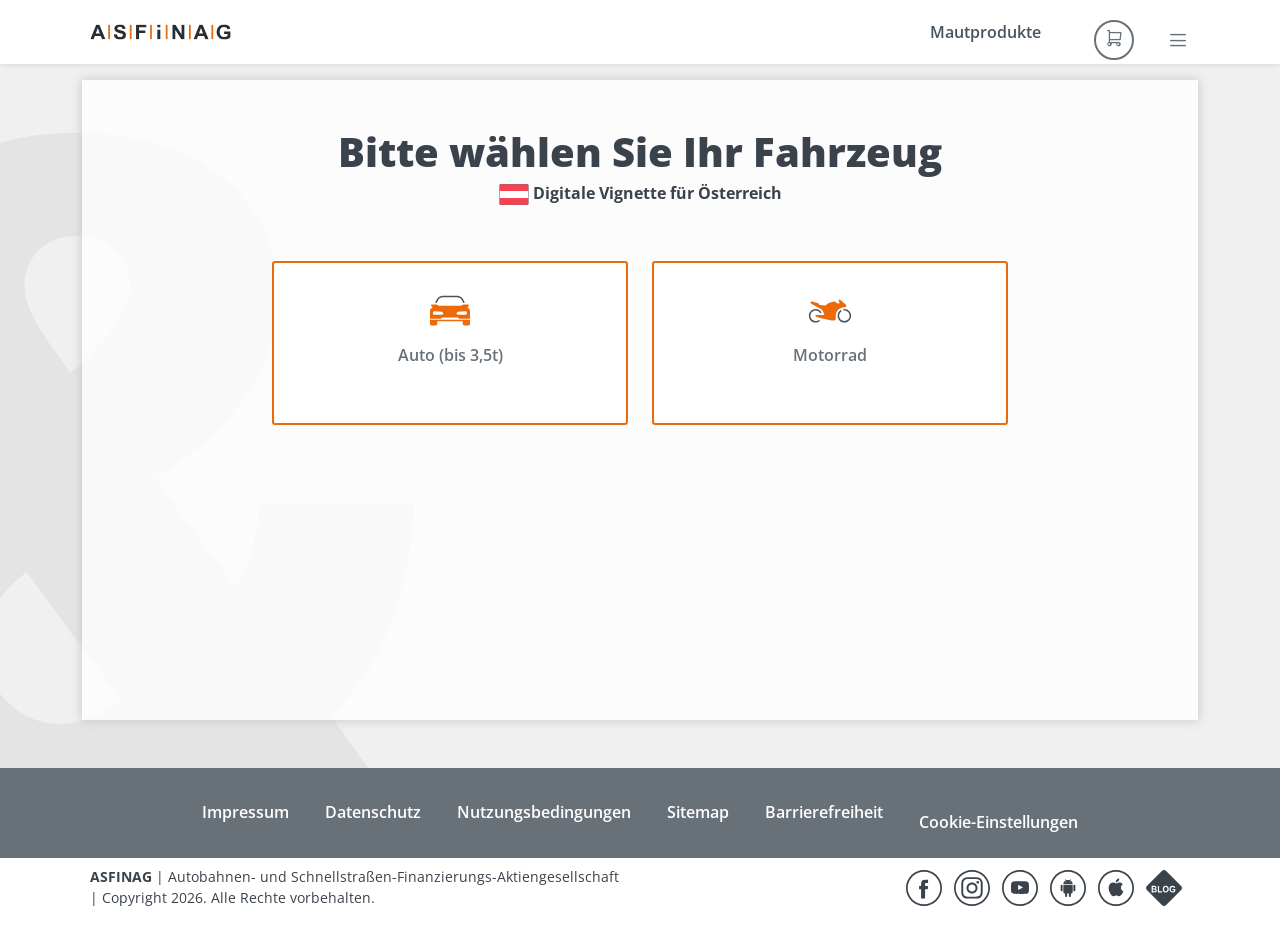
<file: de/fahrzeugtypauswahl/index.html>
<html class="no-js scroll-padding " lang="de" data-currentlanguage="de" id="html"><head>
    <title>Fahrzeugtypauswahl | offizieller ASFINAG-Mautshop</title>
    <meta charset="utf-8">
    <meta name="viewport" content="width=device-width, initial-scale=1">
    
    
    <meta http-equiv="X-UA-Compatible" content="IE=edge,chrome=1">
    <meta name="Page.Published" content="12.05.2025 14:47:34 ">
    <meta name="Page.Modified" content="12.05.2025 14:47:34">
    <meta name="SiteSettings.Modified" content="09.10.2017 15:29:33">
    <meta name="onlinetest" content="IDDIVIWEBSHOP9568712365">
    <meta name="theme-color" content="#ffffff">
    <meta name="msapplication-config" content="/CommonContent/favicons/browserconfig.xml">

    <script type="text/javascript" src="/ruxitagentjs_ICANVfhqrux_10335260306043831.js" data-dtconfig="rid=RID_297354161|rpid=-746304156|domain=asfinag.at|reportUrl=/rb_4e1c609d-9c91-4479-8229-895178b678a1|app=5ef91f8ab7ed87cd|ssc=1|coo=1|owasp=1|featureHash=ICANVfhqrux|rdnt=1|uxrgce=1|cuc=7pcmqbje|mel=100000|md=mdcc1=a#scroll-magic-fix-container ^rb div.dv-form ^rb div:nth-child(1) ^rb div.col-xs-10col-md-8 ^rb span,mdcc3=a#div-speciallicenseplate-header@style,mdcc4=a[name='Name']@content,mdcc5=a[name='Email']@content,mdcc6=a[name='SalesPartnerUserName']@content,mdcc7=a[name='SalesPartnerUserEmail']@content,mdcc8=a[name='SalesPartnerStoreName']@content,mdcc9=a[name='SalesPartnerName']@content,mdcc10=a[name='MainSalesPartnerUserEmail']@content|lastModification=1779818762017|tp=500,50,0|srbbv=2|agentUri=/ruxitagentjs_ICANVfhqrux_10335260306043831.js"></script><link rel="apple-touch-icon" sizes="180x180" href="/CommonContent/favicons/apple-touch-icon-PYAaQjnM8s.png">
<link rel="icon" type="image/png" sizes="32x32" href="/CommonContent/favicons/favicon-32x32-PYAaQjnM8s.png">
<link rel="icon" type="image/png" sizes="16x16" href="/CommonContent/favicons/favicon-16x16-PYAaQjnM8s.png">
<link rel="manifest" href="/CommonContent/favicons/site-PYAaQjnM8s.webmanifest">
<link rel="mask-icon" href="/CommonContent/favicons/safari-pinned-tab-PYAaQjnM8s.svg" color="#5bbad5">
<link rel="shortcut icon" href="/CommonContent/favicons/favicon-PYAaQjnM8s.ico">


    <link rel="canonical" href="https://shop.asfinag.at/de/fahrzeugtypauswahl/">

    <link rel="alternate" href="https://shop.asfinag.at/de/fahrzeugtypauswahl/" hreflang="de">
<link rel="alternate" href="https://shop.asfinag.at/en/vehicle-type-selection/" hreflang="en">
<link rel="alternate" href="https://shop.asfinag.at/fr/selection-du-type-de-vehicule/" hreflang="fr">
<link rel="alternate" href="https://shop.asfinag.at/it/selezione-del-tipo-di-veicolo/" hreflang="it">
<link rel="alternate" href="https://shop.asfinag.at/nl/voertuigtype-selecteren/" hreflang="nl">
<link rel="alternate" href="https://shop.asfinag.at/da/valg-af-koretojstype/" hreflang="da">
<link rel="alternate" href="https://shop.asfinag.at/cs/vyber-typu-vozidla/" hreflang="cs">
<link rel="alternate" href="https://shop.asfinag.at/sl/izbira-vrste-vozila/" hreflang="sl">
<link rel="alternate" href="https://shop.asfinag.at/hu/jarmutipus-kivalasztasa/" hreflang="hu">
<link rel="alternate" href="https://shop.asfinag.at/sk/vyber-typu-vozidla/" hreflang="sk">
<link rel="alternate" href="https://shop.asfinag.at/hr/odabir-vrste-vozila/" hreflang="hr">
<link rel="alternate" href="https://shop.asfinag.at/ro/selectarea-tipului-de-vehicul/" hreflang="ro">
<link rel="alternate" href="https://shop.asfinag.at/pl/wybor-typu-pojazdu/" hreflang="pl">
<link rel="alternate" href="https://shop.asfinag.at/tr/arac-turu-secimi/" hreflang="tr">
 <link rel="alternate" href="https://shop.asfinag.at/en/vehicle-type-selection/" hreflang="x-default">


    <link rel="stylesheet" href="/Content/divi-theme/css/theme-bootstrap.css?v=41C66BEAA990946BE20DF05742BF37BE">
    <link rel="stylesheet" href="/Content/divi-theme/css/theme-mautshop.css?v=9FC183BDEF68543C250B356BD48D1C52">
    <style type="text/css" nonce="">

        :root {
            --asf-additional-pt:  0rem;
            --asf-additional-pt-lg: 0rem;
        }
    </style>

    
    <script src="https://p.teads.tv/teads-fellow.js" async=""></script>
    <script nonce="">
    window.teads_e = window.teads_e || [];
    window.teads_buyer_pixel_id = "9818";
    </script>


    

    <style type="text/css" nonce="">#communication-widget {
display: none;
}
table {
  font-size: 0.75rem
}
.special-toll-product-selection-dialog {
    width: 90%;
    max-width: 1140px;
}</style>

<script type="text/javascript" async="" src="https://analytics.asfinag.at/matomo.js"></script></head>
<body class="" data-not-supported-chat-browser-regex="" data-loading-text="wird geladen" data-w3c-validator-enabled="false" data-is-ciam="false" data-is-anonymous="true" id="body">
    

    <div class="page">
<nav>
    <ul id="block-page-areas" class="block-page-areas">
        <li>
            <a accesskey="0" href="#main-content" id="PageAreasPartialViewModel_MainContentAnchorLink">Inhalte (<span lang="en">AccessKey</span> 0)</a>
        </li>
        <li>
            <a accesskey="1" href="#main-menu-anchor" id="PageAreasPartialViewModel_MainMenuAnchorLink">Hauptnavigation (<span lang="en">AccessKey</span> 1)</a>
        </li>
    </ul>
</nav>        <header class="w-100 bg-white" id="header">

<div class="shadow-sm">
    <div class="container-lg">
        <div class="row">
            <div class="col-12">
                <nav class="navbar align-items-center align-content-center" id="main-menu-anchor">
                    <a aria-label="Startseite ASFINAG-Mautshop" class="me-auto" href="/de/" id="HeaderPartialViewModel_LogoLink" title="Startseite ASFINAG-Mautshop"><img alt="" src="/globalassets/asfinag-logos/asfiang-logo.svg"></a>
                    <ul class="align-items-center nav fw-600  main-nav-bar" id="main-nav-bar">
                                <li class="nav-item d-none d-lg-flex">
                                    <a class="nav-link fw-600" href="/de/maut-produkte/" id="HeaderPartialViewModel_menu_Link">Mautprodukte</a>
                                </li>
                        <li>
                            <a aria-label="Warenkorb ist leer" class="btn rounded-circle p-0 ms-2 ms-lg-4 position-relative btn-outline-secondary" href="/de/produktkauf/warenkorb/" id="HeaderPartialViewModel_CartLink" title="Warenkorb"><i aria-hidden="true" class="asf-shopping-cart"></i></a>
                        </li>
                        <li>
                            
<button aria-expanded="false" aria-label="Mehr" class="btn btn-outline-secondary border-0 ms-2 ms-lg-4" id="HeaderPartialViewModel_MoreMenuPartialViewModel_ExpandMoreMenuButton" title="Mehr" type="button"><i aria-hidden="true" class="asf-hamburger-navi"></i></button>


<div popover="manual" id="more-menu-container" class="border-0 w-100 p-0 more-menu-container">
    <div class="container-lg">
        <div class="row justify-content-end">
            <div class="d-flex flex-column ps-3 ps-lg-0 pe-0 pe-lg-3 more-menu" id="more-menu">
                <div class="bg-gray-300 p-3">
                    
<div class="col-12 text-end">
<form action="/de/fahrzeugtypauswahl/ChangeLanguage/" data-ignore-unload="" id="HeaderPartialViewModel_MoreMenuPartialViewModel_ChangeLanguagePartialFormViewModel_change-language-form" method="post"><input name="__RequestVerificationToken" type="hidden" value="vIldv8IVZYpilcu1h-vX_T1WsHKMmZ3xutjmNeGoxbfMtn_DQbugGuoEqcn4UfuxHCqoQc5KhV8bdGqk0hFxqwBeiVRHLrs7jRMnMcu3-041"><select aria-errormessage="HeaderPartialViewModel_MoreMenuPartialViewModel_ChangeLanguagePartialFormViewModel_ChangeLanguage_LanguageCode_Error_Message" class="selectpicker form-control mw-50 ms-auto pe-5 rounded-pill more-menu-language-selector" id="HeaderPartialViewModel_MoreMenuPartialViewModel_ChangeLanguagePartialFormViewModel_ChangeLanguage_LanguageCode" name="LanguageCodeWithRedirectUrl" required="required" title="Sprache"><option selected="selected" value="de;/de/fahrzeugtypauswahl?source=Vignette">Deutsch</option><option value="en;/en/vehicle-type-selection?source=Vignette">English</option><option value="fr;/fr/selection-du-type-de-vehicule?source=Vignette">français</option><option value="it;/it/selezione-del-tipo-di-veicolo?source=Vignette">italiano</option><option value="nl;/nl/voertuigtype-selecteren?source=Vignette">Nederlands</option><option value="da;/da/valg-af-koretojstype?source=Vignette">dansk</option><option value="cs;/cs/vyber-typu-vozidla?source=Vignette">čeština</option><option value="sl;/sl/izbira-vrste-vozila?source=Vignette">slovenščina</option><option value="hu;/hu/jarmutipus-kivalasztasa?source=Vignette">magyar</option><option value="sk;/sk/vyber-typu-vozidla?source=Vignette">slovenčina</option><option value="hr;/hr/odabir-vrste-vozila?source=Vignette">hrvatski</option><option value="ro;/ro/selectarea-tipului-de-vehicul?source=Vignette">română</option><option value="pl;/pl/wybor-typu-pojazdu?source=Vignette">polski</option><option value="tr;/tr/arac-turu-secimi?source=Vignette">Türkçe</option></select><div class="validation-error" id="HeaderPartialViewModel_MoreMenuPartialViewModel_ChangeLanguagePartialFormViewModel_ChangeLanguage_LanguageCode_Error_Message"><ul><li data-val-rule="regular-expression">The field LanguageCodeWithRedirectUrl must match the regular expression '[a-zA-Z]{2};.+'.</li></ul></div></form></div>
                    
                    <div class="pt-1" id="more-menu-error-append">
                        

    <details class="bg-gray-100 rounded p-3 mt-2" data-group="more-menu">
        <summary>
            <div class="d-flex">
                <div class="d-flex flex-wrap justify-content-between">
                    <div class="text-secondary fw-600 pe-1">Kundentyp:</div>
                    <div class="color-gray-700 fw-600">Konsument:in</div>
                </div>
                <div class="d-flex asf-summary-arrow ms-auto" aria-hidden="true"></div>
            </div>
        </summary>
        <div class="pt-3 color-gray">
            <p>Heute gekaufte Digitale 2-Monats-Vignetten und Digitale Jahresvignetten gelten aufgrund<strong class="extra-bold">&nbsp;des Rücktrittsrechts beim Online-Kauf frühestens ab 20.06.2026. </strong>Alle anderen Mautprodukte können Sie sofort nutzen. (Mehr Infos in den FAQ)</p>

<a class="fw-600" href="/de/kundentypauswahl/?redirectUrl=%2Fde%2Ffahrzeugtypauswahl%3Fsource%3DVignette" id="HeaderPartialViewModel_MoreMenuPartialViewModel_MoreMenuUserInformation_ChangeCustomerTypeLink" title="Wählen Sie zwischen Konsument:in und Unternehmer:in aus">Kundentyp ändern</a>        </div>
    </details>



                        
                            <details class="bg-gray-100 rounded p-3 mt-2" data-group="more-menu">
                                <summary>
                                    <div class="d-flex">
                                        <div class="d-flex justify-content-between text-secondary fw-600">Produktinformationen</div>
                                        <div class="d-flex asf-summary-arrow ms-auto" aria-hidden="true"></div>
                                    </div>
                                </summary>
                                <ul class="mt-2 mb-0 p-0">
                                        <li class="d-block ps-2 py-1">
                                            <small>
                                                <a class="text-secondary text-decoration-none fw-600" href="/de/produkte/digitale-vignette/" id="HeaderPartialViewModel_MoreMenuPartialViewModel_subMenuItem_Link" title="Mehr Infos zur Digitalen Vignette">Digitale Vignette</a>
                                            </small>
                                        </li>
                                        <li class="d-block ps-2 py-1">
                                            <small>
                                                <a class="text-secondary text-decoration-none fw-600" href="/de/produkte/digitale-streckenmaut/" id="HeaderPartialViewModel_MoreMenuPartialViewModel_subMenuItem_Link" title="Mehr Infos zur Digitalen Streckenmaut">Digitale Streckenmaut</a>
                                            </small>
                                        </li>
                                        <li class="d-block ps-2 py-1">
                                            <small>
                                                <a class="text-secondary text-decoration-none fw-600" href="/de/produkte/digitale-streckenmaut-flex/" id="HeaderPartialViewModel_MoreMenuPartialViewModel_subMenuItem_Link" title="Mehr Infos zur  Digitalen Streckenmaut FLEX">Digitale Streckenmaut FLEX</a>
                                            </small>
                                        </li>
                                        <li class="d-block ps-2 py-1">
                                            <small>
                                                <a class="text-secondary text-decoration-none fw-600" href="/de/produkte/abo-vignette-mehrfahrtenkarte/" id="HeaderPartialViewModel_MoreMenuPartialViewModel_subMenuItem_Link" title="Mehr Infos zum Abo">Abo</a>
                                            </small>
                                        </li>
                                        <li class="d-block ps-2 py-1">
                                            <small>
                                                <a class="text-secondary text-decoration-none fw-600" href="/de/produkte/rubbelkarte/" id="HeaderPartialViewModel_MoreMenuPartialViewModel_subMenuItem_Link" title="Mehr Infos zur Rubbelkarte">Rubbelkarte</a>
                                            </small>
                                        </li>
                                        <li class="d-block ps-2 py-1">
                                            <small>
                                                <a class="text-secondary text-decoration-none fw-600" href="/de/produkte/e-vignette-slowenien/" id="HeaderPartialViewModel_MoreMenuPartialViewModel_subMenuItem_Link" title="Slowenien E-Vignette">Slowenien E-Vignette</a>
                                            </small>
                                        </li>
                                </ul>
                            </details>

                        <ul class="mt-4 mb-0 p-0">
                            
                                <li class="d-block d-lg-none py-2">
                                    <a class="color-gray-700 text-decoration-none fw-600" href="/de/maut-produkte/" id="HeaderPartialViewModel_MoreMenuPartialViewModel_menuItem">Mautprodukte</a>
                                </li>
                                                            <li class="d-block py-2">
                                    <a class="color-gray-700 text-decoration-none fw-600" href="/de/mautplaner-routenplanung/" id="HeaderPartialViewModel_MoreMenuPartialViewModel_menuItem" title="Mautplaner">Mautplaner</a>
                                </li>
                                <li class="d-block py-2">
                                    <a class="color-gray-700 text-decoration-none fw-600" href="https://evidenz.asfinag.at/" id="HeaderPartialViewModel_MoreMenuPartialViewModel_menuItem" title="Jetzt Gültigkeit abfragen">Gültigkeitsabfrage</a>
                                </li>
                                <li class="d-block py-2">
                                    <a class="color-gray-700 text-decoration-none fw-600" href="/de/infoseiten/kontakt/" id="HeaderPartialViewModel_MoreMenuPartialViewModel_menuItem" title="Hier können Sie uns kontaktieren">Kontakt</a>
                                </li>
                                <li class="d-block py-2">
                                    <a class="color-gray-700 text-decoration-none fw-600" href="/de/infoseiten/faq/" id="HeaderPartialViewModel_MoreMenuPartialViewModel_menuItem" title="Hier finden Sie die FAQ">Fragen und Antworten</a>
                                </li>
                                <li class="d-block py-2">
                                    <a class="color-gray-700 text-decoration-none fw-600" href="/de/selfcare/mein-konto/anmeldung-grosskunden/" id="HeaderPartialViewModel_MoreMenuPartialViewModel_menuItem" title="Hier geht's zum Login für Großkunden">Anmeldung für Großkunden</a>
                                </li>
                        </ul>
                    <noscript>
    <div class="col-12">
        <div aria-live="polite" class="alert-warning&#32;alert&#32;center-block&#32;mt-3&#32;mb-0" role="alert"><p>In Ihrem Browser ist JavaScript deaktiviert. Bitte aktivieren Sie JavaScript für eine bestmögliche Funktion der Website.</p></div>
    </div>
</noscript></div>
                </div>
            </div>
        </div>
    </div>
</div>


                        </li>
                    </ul>
                </nav>

            </div>
        </div>
    </div>
</div>


        </header>

        <main lang="de" id="main-content">

            

            <div class="container-lg">
    <div class="row">
        
<noscript>
    <div class="col-12">
        <div aria-live="polite" class="alert-warning&#32;alert&#32;center-block&#32;mt-3&#32;mb-0" role="alert"><p>In Ihrem Browser ist JavaScript deaktiviert. Bitte aktivieren Sie JavaScript für eine bestmögliche Funktion der Website.</p></div>
    </div>
</noscript>

        



            <div class="mb-3 mb-lg-0">
                    <div aria-hidden="true" class="d-print-none col-12" id="error_async_request_failed" style="display: none;">

        <div aria-live="polite" class="alert-danger alert center-block mt-3 mb-0" role="alert"><p>Bei Ihrer Anfrage ist ein Fehler aufgetreten.</p></div>
    </div>

            </div>
    </div>
</div>

            <div class="container-lg">
    <div class="content-frame mt-0 mt-lg-3 mb-5 py-3 py-lg-5 bg-opacity-10">
        <h1 class="text-center">Bitte wählen Sie Ihr Fahrzeug</h1>
<h2 class="text-center h6"><img title="Länderflagge Österreich " src="/globalassets/_ms2.0/logos/flaggen/countryat-1.svg" alt="Länderflagge Österreich " width="30" height="21"> Digitale Vignette für Österreich</h2>
<p>&nbsp;</p>

        <div class="row">
            <div class="col-12 col-lg-8 offset-lg-2">
                <div class="row">
<div class="col-6">
                            <a class="btn btn-outline-primary w-100 py-4" href="/de/maut-produkte/digitale-vignette/?type=car" id="SvgImageLinkViewModels_0__SvgImageLink" title="Auto (bis 3,5t)"><svg width="48" height="48" viewBox="0 0 48 48" fill="none" xmlns="http://www.w3.org/2000/svg">
    <path d="M31.1599 8.85382C33.6088 8.85382 35.8658 10.1802 37.0573 12.3196L38.5378 14.9788C38.739 15.3406 38.6094 15.7968 38.2478 15.9984C37.8859 16.1999 37.4288 16.0702 37.2273 15.7083L35.7468 13.0501C34.8201 11.386 33.0646 10.3538 31.1599 10.3538H16.8347C14.9301 10.3538 13.1745 11.3852 12.2478 13.0491L10.7673 15.7083C10.5657 16.0701 10.1086 16.1999 9.74679 15.9984C9.38526 15.7968 9.25555 15.3405 9.45675 14.9788L10.9372 12.3196C12.1287 10.1801 14.3858 8.85382 16.8347 8.85382H31.1599Z" fill="#48535E"></path>
    <path d="M44 36.9588C44 37.7526 43.3564 38.3962 42.5625 38.3962H38.1893C37.3954 38.396 36.7519 37.7523 36.7519 36.9588V34.2981H11.2481V36.9588C11.2481 37.7526 10.6046 38.3962 9.81068 38.3962H5.43746C4.64357 38.3962 4 37.7526 4 36.9588V32.7044H44V36.9588Z" fill="currentColor"></path>
    <path d="M41.8831 17.5118C42.4278 17.5118 42.8692 17.9534 42.8695 18.4973C42.8695 18.7757 42.7536 19.0275 42.5597 19.2113L41.4723 20.2436L42.9771 21.7026C43.6272 22.334 43.9943 23.2023 43.9944 24.1086V31.6806L43.9972 31.7236C43.9977 31.7314 43.9978 31.7389 43.9981 31.7461H32.9196C32.6283 31.0152 31.9162 30.498 31.0816 30.4977H16.9147C16.0798 30.4977 15.3664 31.015 15.0748 31.7461H4V23.3235C4.00016 22.9276 4.16365 22.5488 4.45201 22.2772L6.63722 20.2183L5.45056 19.1758C5.24728 18.9972 5.12489 18.7439 5.12489 18.4627C5.12498 17.9376 5.55066 17.5118 6.07571 17.5118H10.2564C10.5645 17.5118 10.8486 17.6617 11.0747 17.871C11.6064 18.3631 12.3167 18.6648 13.0983 18.6648H34.897C35.6786 18.6647 36.3889 18.363 36.9207 17.8709C37.1468 17.6616 37.4308 17.5118 37.7388 17.5118H41.8831ZM8.50236 24.1564C7.66757 24.0921 6.95467 24.7529 6.95447 25.5901V26.3856C6.95459 27.1793 7.59812 27.823 8.39193 27.823H15.7449C16.5385 27.8228 17.1822 27.1792 17.1824 26.3856V26.1563C17.1822 25.4054 16.6031 24.7812 15.8544 24.7235L8.50236 24.1564ZM39.3591 24.1507L32.0062 24.6963C31.2559 24.7522 30.6756 25.3777 30.6754 26.1301V26.3856C30.6756 27.1793 31.3191 27.823 32.1129 27.823H39.4658C40.2594 27.8228 40.9031 27.1792 40.9033 26.3856V25.5845C40.903 24.7489 40.1924 24.089 39.3591 24.1507Z" fill="currentColor"></path>
</svg>
<span class="d-block p-2 text-bold text-secondary fw-600 minh-4rem">Auto (bis 3,5t)</span></a>
                        </div>
<div class="col-6">
                            <a class="btn btn-outline-primary w-100 py-4" href="/de/maut-produkte/digitale-vignette/moto.html" id="SvgImageLinkViewModels_1__SvgImageLink" title="Motorrad"><svg width="48" height="48" viewBox="0 0 48 48" fill="none" xmlns="http://www.w3.org/2000/svg">
    <path d="M9.96973 22.0747C12.1289 22.1841 14.0183 23.313 15.169 24.9888C15.4445 25.3899 15.208 25.9176 14.7385 26.0456C14.3992 26.1381 14.0448 25.9855 13.8366 25.702C12.8859 24.4072 11.3534 23.566 9.62402 23.5659C6.73896 23.5662 4.39965 25.9055 4.39941 28.7906C4.39948 31.6758 6.73886 34.0149 9.62402 34.0152C10.6962 34.0151 11.6926 33.6917 12.5218 33.1376C12.7994 32.9521 13.1604 32.9204 13.4452 33.0945C13.8795 33.36 13.9458 33.9659 13.5319 34.2622C12.4306 35.0506 11.0817 35.5151 9.62402 35.5152L9.27832 35.5064C5.83984 35.3321 3.0824 32.5748 2.9082 29.1363L2.89941 28.7906C2.89965 25.0771 5.91053 22.0662 9.62402 22.0659L9.96973 22.0747Z" fill="#48535E"></path>
    <path d="M38.376 22.0664C42.0898 22.0664 45.1004 25.0775 45.1006 28.791L45.0918 29.1367C44.9117 32.6895 41.9738 35.5146 38.376 35.5146C34.7781 35.5146 31.8403 32.6895 31.6602 29.1367L31.6514 28.791C31.6515 26.5584 32.7396 24.5799 34.4145 23.3569C34.7973 23.0774 35.3198 23.2808 35.475 23.7287C35.5938 24.0713 35.4527 24.4458 35.1666 24.6688C33.9403 25.6248 33.1515 27.1158 33.1514 28.791C33.1515 31.676 35.4905 34.0146 38.376 34.0146C41.2614 34.0146 43.6004 31.676 43.6006 28.791C43.6004 25.906 41.2614 23.5664 38.376 23.5664C38.3323 23.5664 38.2887 23.5669 38.2452 23.568C37.8777 23.5772 37.5273 23.3706 37.407 23.0232C37.2543 22.5817 37.5299 22.1039 37.9963 22.0772C38.122 22.07 38.2486 22.0664 38.376 22.0664Z" fill="#48535E"></path>
    <path d="M32.6977 13.0767C32.6978 12.5853 33.0986 12.3353 33.5248 12.5798C34.3624 13.0607 35.2826 13.6945 36.2835 14.4461C37.3415 15.2406 38.6158 16.4393 39.4739 17.3129C39.5934 17.4346 39.7024 17.5583 39.8032 17.6811C40.3962 18.4031 40.4867 19.5578 39.634 19.9395C39.3171 20.0813 38.9631 20.1556 38.6063 20.1459C38.5275 20.1437 38.448 20.1426 38.3686 20.1426C33.5979 20.1428 29.7304 24.0102 29.7302 28.781C29.7302 28.8738 29.7323 28.9662 29.7352 29.0583V31.6176C29.7352 32.055 29.6633 32.5074 29.3791 32.84C29.0566 33.2176 28.621 33.4735 28.1107 33.5034C21.8329 33.0825 14.6512 31.1551 10.6589 29.8896L9.88632 29.58C9.01632 29.2306 9.27747 27.9355 10.2149 27.9506L18.2275 28.0835C18.0498 25.8639 17.0354 23.881 15.4969 22.4522C15.4071 22.3689 15.3059 22.2982 15.1989 22.2384L5.34137 16.7285C4.77828 16.4135 4.54436 15.7229 4.79987 15.1304C5.05276 14.545 5.70422 14.2404 6.31541 14.4222L12.2372 16.1862C12.6029 16.2952 12.8545 16.6317 12.8547 17.0133C12.8547 17.4898 13.2408 17.8765 13.7173 17.8767L19.0109 18.6089C19.3853 18.6607 19.7439 18.4529 19.9676 18.1483C21.115 16.5848 24.199 14.9071 27.5312 14.6492C27.8952 14.621 28.2548 14.6052 28.6076 14.6005C29.1444 14.5935 29.7241 14.8491 30.0257 15.2931L30.5491 15.96C30.6415 16.0839 30.757 16.1802 30.9222 16.1977L33.0494 16.4214C33.3729 16.4554 33.6117 16.1259 33.4794 15.8288L32.99 14.7293C32.7973 14.2965 32.6977 13.8277 32.6977 13.3541V13.0767Z" fill="currentColor"></path>
</svg>
<span class="d-block p-2 text-bold text-secondary fw-600 minh-4rem">Motorrad</span></a>
                        </div>
                </div>
            </div>
        </div>
        <div class="row mt-5">
            <div class="col-12 col-lg-8 offset-lg-2 editor-content py-3">
                
            </div>
        </div>
    </div>
</div>

        </main>
    </div>


<footer class="mt-lg-0 p-0 bg-white" id="Footer">
    <div class="bg-secondary">
        <div class="container footer-links text-center">
            <nav aria-label="Navigation">
                <ul class="p-0 m-0">
                        <li class="d-block d-md-inline-block p-2 p-lg-3 fw-600">
                            <a href="/de/infoseiten/impressum/" id="FooterPartialViewModel_linkItem" title="Hier finden Sie das Impressum">Impressum</a>
                        </li>
                        <li class="d-block d-md-inline-block p-2 p-lg-3 fw-600">
                            <a href="/de/infoseiten/datenschutz/" id="FooterPartialViewModel_linkItem" title="Hier finden Sie die Datenschutzerklärung">Datenschutz</a>
                        </li>
                        <li class="d-block d-md-inline-block p-2 p-lg-3 fw-600">
                            <a href="/de/infoseiten/allgemeine-nutzungsbedingungen/" id="FooterPartialViewModel_linkItem" title="Hier finden Sie die Nutzungsbedingungen">Nutzungsbedingungen</a>
                        </li>
                        <li class="d-block d-md-inline-block p-2 p-lg-3 fw-600">
                            <a href="/de/infoseiten/sitemap/" id="FooterPartialViewModel_linkItem" title="Hier finden Sie die Sitemap">Sitemap</a>
                        </li>
                        <li class="d-block d-md-inline-block p-2 p-lg-3 fw-600">
                            <a href="/de/infoseiten/barrierefreiheit/" id="FooterPartialViewModel_linkItem" target="_top" title="hier finden sie die Erklärung zur Barrierefreiheit">Barrierefreiheit</a>
                        </li>
                    <li class="d-block d-md-inline-block p-2 p-lg-3 fw-600">
                        <button class="btn btn-footer p-0 border-0 rounded-0" id="FooterPartialViewModel_CookieSettingsButton" title="Hier Cookie-Einstellungen ändern" type="button">Cookie-Einstellungen</button>
                    </li>
                </ul>
            </nav>
        </div>
    </div>
    <div class="container" style="padding-bottom: 0px;">
        <div class="row p-2">
            <div class="col-lg-6 col-12 editor-content">
                <p class="small"><strong>ASFINAG</strong> | Autobahnen- und Schnellstraßen-Finanzierungs-Aktiengesellschaft | Copyright 2026. Alle Rechte vorbehalten.</p>
            </div>

            <div class="col-lg-6 col-12 d-flex pb-3 justify-content-center justify-content-lg-end align-items-end">
                <nav aria-label="Navigationselemente für Social Media" class="social-media-icons">
                    <ul class="list-unstyled-inline">
<li><a title="Facebook (öffnet ein neues Fenster)" href="https://www.facebook.com/ASFINAG/" target="_blank" rel="noopener" aria-label="Facebook (öffnet ein neues Fenster)"><img title="ASFINAG auf Facebook" src="/globalassets/_ms2.0/icons/social-media/asf_facebook.svg" alt="Zum ASFINAG-Facebook-Profil" width="44" height="44"> </a></li>
<li><a title="Instagram (Öffnet ein neues Fenster)" href="https://www.instagram.com/asfinag.at/" target="_blank" rel="noopener" aria-label="Instagram (Öffnet ein neues Fenster)"> <img title="ASFINAG auf Instagram" src="/globalassets/_ms2.0/icons/social-media/asf_instagram.svg" alt="Zum ASFINAG-Instagram-Profil" width="44" height="44"></a></li>
<li><a title="YouTube (Öffnet ein neues Fenster)" href="https://www.youtube.com/asfinagunterwegs" target="_blank" rel="noopener" aria-label="YouTube (Öffnet ein neues Fenster)"> <img title="ASFINAG auf YouTube" src="/globalassets/_ms2.0/icons/social-media/asf_youtube.svg" alt="Zum ASFINAG-Youtube-Kanal" width="44" height="44"></a></li>
<li><a title="Play Store (Öffnet ein neues Fenster)" href="https://play.google.com/store/apps/details?id=at.asfinag.unterwegs&amp;utm_source=landingpage" target="_blank" rel="noopener" aria-label="Play Store (Öffnet ein neues Fenster)"> <img title="ASFINAG App für Android" src="/globalassets/_ms2.0/icons/social-media/asf_android.svg" alt="ASFINAG-App im Play Store herunterladen" width="44" height="44"></a></li>
<li><a title="Appstore (Öffnet ein neues Fenster)" href="https://itunes.apple.com/at/app/unterwegs/id453459323?mt=8" target="_blank" rel="noopener" aria-label="Appstore (Öffnet ein neues Fenster)"> <img title="ASFINAG App im Apple Store" src="/globalassets/_ms2.0/icons/social-media/asf_ios.svg" alt="ASFINAG-App im Appstore herunterladen" width="44" height="44"></a></li>
<li><a title="Asfinag Blog (Öffnet ein neues Fenster)" href="http://blog.asfinag.at/" target="_blank" rel="noopener" aria-label="Asfinag Blog (Öffnet ein neues Fenster)"> <img title="ASFINAG Blog" src="/globalassets/_ms2.0/icons/social-media/asf_blog.svg" alt="Zum ASFINAG Blog" width="44" height="44"></a></li>
</ul>
                </nav>
            </div>
        </div>
    </div>
</footer>




<dialog class="modal-xl" tabindex="-1" role="dialog" id="FooterPartialViewModel_Lightbox">
    <div class="modal-dialog modal-xl" role="document">
        <div class="modal-content">
            <div class="modal-header">
<h1 class="h2"></h1>                <button aria-label="Schließen" class="btn btn-outline-secondary btn-icon ms-auto modal-close" id="FooterPartialViewModel_CloseButton" type="submit"><i aria-hidden="true" class="asf asf-ui-close"></i></button>
            </div>
            <div class="modal-body">
            </div>
        </div>
    </div>
</dialog>
    

<dialog class="modal-lg cookie-modal" tabindex="-1" id="cookie-modal" data-expires="90">
    <div class="modal-dialog modal-xl" role="document">
        <div class="modal-content">
            <div class="modal-header">
<h1 class="h2 modal-title">Verwendung von Cookies</h1>            </div>
            <div class="modal-body">
                <p>Wir nutzen Cookies, um Ihnen bestmöglichen Service zu bieten, darunter Spracheinstellungen und personalisierte Inhalte. Dabei werden auch personenbezogene Daten verarbeitet. Zusätzlich erheben wir Daten zur Website-Optimierung, zur Behebung funktionaler Probleme und für statistische Auswertungen.</p>
                <a href="/de/infoseiten/datenschutz/?showcookie=false" id="MasterPageDialogsPartialViewModel_CookieDialogPartialViewModel_PrivacyLink" title="Datenschutzerklärung">Datenschutzerklärung</a>
            </div>
            <div class="modal-footer">
                <button class="btn btn-outline-secondary m-1 no" id="MasterPageDialogsPartialViewModel_CookieDialogPartialViewModel_AcceptRequiredButton" title="Nur mit essentiellen Cookies fortfahren" type="submit">Nur mit essentiellen Cookies fortfahren</button>
                <button class="btn btn-outline-secondary m-1 yes" id="MasterPageDialogsPartialViewModel_CookieDialogPartialViewModel_AcceptAllButton" title="Alle akzeptieren" type="button">Akzeptieren</button>
            </div>
        </div>
    </div>
</dialog>







    <input name="__RequestVerificationToken" type="hidden" value="8hgCvIlZxO6ctHox2haTkbuDDu7IlhiIu-HiqC5dkh-xlQPADBE9neCeVjZl8XhvUFuO0SBDgCAUijgy7xN4BBOgs77VdgpXKRHF-8gJDRc1">

    <script src="/Content/scripts/compiled/ms20.js?v=702522642195CE0146F81435F431C816"></script>

    <script type="text/javascript" nonce="">
            window.addEventListener('DOMContentLoaded', () => {
                Ms20.ExtendedMenu.init("HeaderPartialViewModel_MoreMenuPartialViewModel_ExpandMoreMenuButton");
Validation.initControl("HeaderPartialViewModel_MoreMenuPartialViewModel_ChangeLanguagePartialFormViewModel_ChangeLanguage_LanguageCode", "HeaderPartialViewModel_MoreMenuPartialViewModel_ChangeLanguagePartialFormViewModel_ChangeLanguage_LanguageCode_Error_Message");
ChangeLanguage.init("HeaderPartialViewModel_MoreMenuPartialViewModel_ChangeLanguagePartialFormViewModel_ChangeLanguage_LanguageCode", 'HeaderPartialViewModel_MoreMenuPartialViewModel_ChangeLanguagePartialFormViewModel_change-language-form');
NoScriptDuplicate.init('not-supported-browser','more-menu-error-append');
Ms20.Navigation.init();
Ms20.Footer.openCookieSettings("FooterPartialViewModel_CookieSettingsButton", 'cookie-modal');
Ms20.Footer.init();
Ms20.Lightbox.init("FooterPartialViewModel_Lightbox");
Ms20.ProductConfigurationPageMap.init();
CookieManager.init("cookie-modal", false, ["__RequestVerificationToken","_pk_id*","_pk_ses*","_pk_ref*",".ASPXANONYMOUS",".ASPXROLES","ASP.NET_SessionId",".AsfinagCustomerLogin","autologontokens","epslanguage","NonEssentialCookiesAccepted","evidence-counter","jsV","mtv1ConfSum","mtv1Pulse"] );
MatomoControl.init({"matomoPhp":"https://analytics.asfinag.at/matomo.php","matomoJs":"https://analytics.asfinag.at/matomo.js","matomoSiteId":"9","matomoBaseUrl":"https://analytics.asfinag.at/","containerIds":null}, 'E3emkgjrBK/zBca9Vg8a8tmehV74PdbnA7LHHHSKb5U=');
MatomoControl.loadContainers();

                Ms20.init();
            });
    </script>

    




</body></html>
</file>
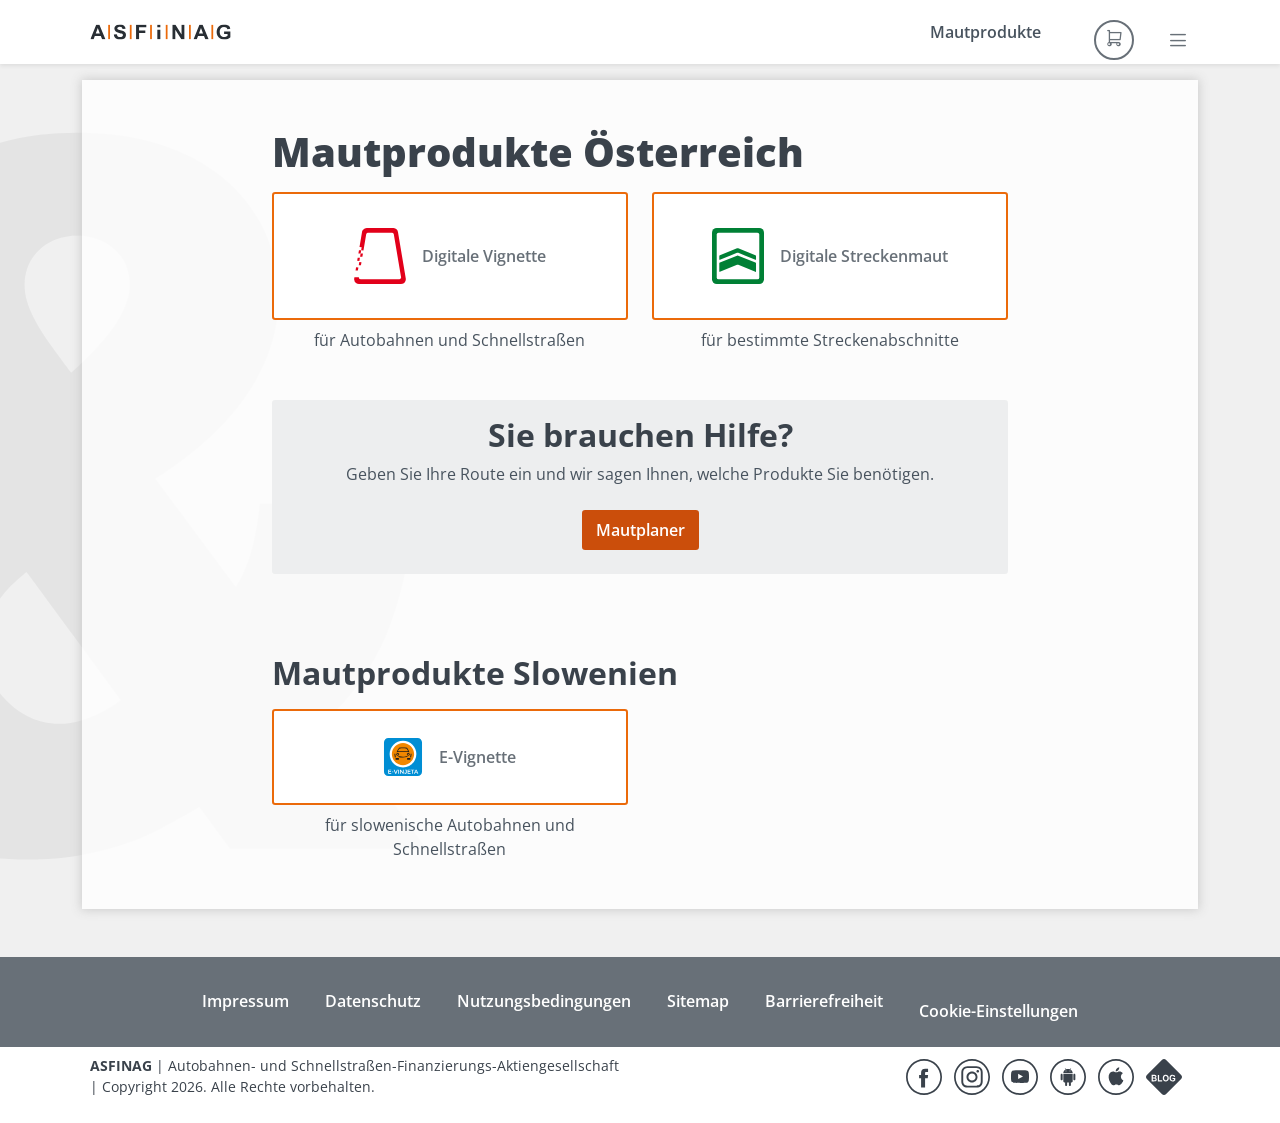
<file: de/maut-produkte/index.html>
<html class="no-js scroll-padding " lang="de" data-currentlanguage="de" id="html"><head>
    <title>Mautprodukte | offizieller ASFINAG-Mautshop</title>
    <meta charset="utf-8">
    <meta name="viewport" content="width=device-width, initial-scale=1">
    
    
    <meta http-equiv="X-UA-Compatible" content="IE=edge,chrome=1">
    <meta name="Page.Published" content="12.05.2025 14:47:35 ">
    <meta name="Page.Modified" content="12.05.2025 14:47:35">
    <meta name="SiteSettings.Modified" content="09.10.2017 15:29:33">
    <meta name="onlinetest" content="IDDIVIWEBSHOP9568712365">
    <meta name="theme-color" content="#ffffff">
    <meta name="msapplication-config" content="/CommonContent/favicons/browserconfig.xml">

    <script type="text/javascript" src="/ruxitagentjs_ICANVfhqrux_10335260306043831.js" data-dtconfig="rid=RID_-1291310837|rpid=-1986342791|domain=asfinag.at|reportUrl=/rb_4e1c609d-9c91-4479-8229-895178b678a1|app=5ef91f8ab7ed87cd|ssc=1|coo=1|owasp=1|featureHash=ICANVfhqrux|rdnt=1|uxrgce=1|cuc=7pcmqbje|mel=100000|md=mdcc1=a#scroll-magic-fix-container ^rb div.dv-form ^rb div:nth-child(1) ^rb div.col-xs-10col-md-8 ^rb span,mdcc3=a#div-speciallicenseplate-header@style,mdcc4=a[name='Name']@content,mdcc5=a[name='Email']@content,mdcc6=a[name='SalesPartnerUserName']@content,mdcc7=a[name='SalesPartnerUserEmail']@content,mdcc8=a[name='SalesPartnerStoreName']@content,mdcc9=a[name='SalesPartnerName']@content,mdcc10=a[name='MainSalesPartnerUserEmail']@content|lastModification=1779818762017|tp=500,50,0|srbbv=2|agentUri=/ruxitagentjs_ICANVfhqrux_10335260306043831.js"></script><link rel="apple-touch-icon" sizes="180x180" href="/CommonContent/favicons/apple-touch-icon-PYAaQjnM8s.png">
<link rel="icon" type="image/png" sizes="32x32" href="/CommonContent/favicons/favicon-32x32-PYAaQjnM8s.png">
<link rel="icon" type="image/png" sizes="16x16" href="/CommonContent/favicons/favicon-16x16-PYAaQjnM8s.png">
<link rel="manifest" href="/CommonContent/favicons/site-PYAaQjnM8s.webmanifest">
<link rel="mask-icon" href="/CommonContent/favicons/safari-pinned-tab-PYAaQjnM8s.svg" color="#5bbad5">
<link rel="shortcut icon" href="/CommonContent/favicons/favicon-PYAaQjnM8s.ico">


    <link rel="canonical" href="https://shop.asfinag.at/de/maut-produkte/">

    <link rel="alternate" href="https://shop.asfinag.at/de/maut-produkte/" hreflang="de">
<link rel="alternate" href="https://shop.asfinag.at/en/toll-products/" hreflang="en">
<link rel="alternate" href="https://shop.asfinag.at/fr/produits-de-peage/" hreflang="fr">
<link rel="alternate" href="https://shop.asfinag.at/it/prodotti-di-pedaggio/" hreflang="it">
<link rel="alternate" href="https://shop.asfinag.at/nl/tolproducten/" hreflang="nl">
<link rel="alternate" href="https://shop.asfinag.at/da/vejafgiftsprodukter/" hreflang="da">
<link rel="alternate" href="https://shop.asfinag.at/cs/mytne-produkty/" hreflang="cs">
<link rel="alternate" href="https://shop.asfinag.at/sl/cestninski-izdelki/" hreflang="sl">
<link rel="alternate" href="https://shop.asfinag.at/hu/utdijtermekek/" hreflang="hu">
<link rel="alternate" href="https://shop.asfinag.at/sk/myte-produkty/" hreflang="sk">
<link rel="alternate" href="https://shop.asfinag.at/hr/proizvodi-za-naplatu-cestarine/" hreflang="hr">
<link rel="alternate" href="https://shop.asfinag.at/ro/produsele-de-taxa-de-autostrada/" hreflang="ro">
<link rel="alternate" href="https://shop.asfinag.at/pl/oplaty-drogowe/" hreflang="pl">
<link rel="alternate" href="https://shop.asfinag.at/tr/ucretli-gecis-urunleri/" hreflang="tr">
 <link rel="alternate" href="https://shop.asfinag.at/en/toll-products/" hreflang="x-default">


    <link rel="stylesheet" href="/Content/divi-theme/css/theme-bootstrap.css?v=41C66BEAA990946BE20DF05742BF37BE">
    <link rel="stylesheet" href="/Content/divi-theme/css/theme-mautshop.css?v=9FC183BDEF68543C250B356BD48D1C52">
    <style type="text/css" nonce="">

        :root {
            --asf-additional-pt:  0rem;
            --asf-additional-pt-lg: 0rem;
        }
    </style>

    
    <script src="https://p.teads.tv/teads-fellow.js" async=""></script>
    <script nonce="">
    window.teads_e = window.teads_e || [];
    window.teads_buyer_pixel_id = "9818";
    </script>


    

    <style type="text/css" nonce="">#communication-widget {
display: none;
}
table {
  font-size: 0.75rem
}
.special-toll-product-selection-dialog {
    width: 90%;
    max-width: 1140px;
}</style>

<script type="text/javascript" async="" src="https://analytics.asfinag.at/matomo.js"></script></head>
<body class="" data-not-supported-chat-browser-regex="" data-loading-text="wird geladen" data-w3c-validator-enabled="false" data-is-ciam="false" data-is-anonymous="true" id="body">
    

    <div class="page">
<nav>
    <ul id="block-page-areas" class="block-page-areas">
        <li>
            <a accesskey="0" href="#main-content" id="PageAreasPartialViewModel_MainContentAnchorLink">Inhalte (<span lang="en">AccessKey</span> 0)</a>
        </li>
        <li>
            <a accesskey="1" href="#main-menu-anchor" id="PageAreasPartialViewModel_MainMenuAnchorLink">Hauptnavigation (<span lang="en">AccessKey</span> 1)</a>
        </li>
    </ul>
</nav>        <header class="w-100 bg-white" id="header">

<div class="shadow-sm">
    <div class="container-lg">
        <div class="row">
            <div class="col-12">
                <nav class="navbar align-items-center align-content-center" id="main-menu-anchor">
                    <a aria-label="Startseite ASFINAG-Mautshop" class="me-auto" href="/de/" id="HeaderPartialViewModel_LogoLink" title="Startseite ASFINAG-Mautshop"><img alt="" src="/globalassets/asfinag-logos/asfiang-logo.svg"></a>
                    <ul class="align-items-center nav fw-600  main-nav-bar" id="main-nav-bar">
                                <li class="nav-item d-none d-lg-flex">
                                    <a class="nav-link fw-600" href="/de/maut-produkte/" id="HeaderPartialViewModel_menu_Link">Mautprodukte</a>
                                </li>
                        <li>
                            <a aria-label="Warenkorb ist leer" class="btn rounded-circle p-0 ms-2 ms-lg-4 position-relative btn-outline-secondary" href="/de/produktkauf/warenkorb/" id="HeaderPartialViewModel_CartLink" title="Warenkorb"><i aria-hidden="true" class="asf-shopping-cart"></i></a>
                        </li>
                        <li>
                            
<button aria-expanded="false" aria-label="Mehr" class="btn btn-outline-secondary border-0 ms-2 ms-lg-4" id="HeaderPartialViewModel_MoreMenuPartialViewModel_ExpandMoreMenuButton" title="Mehr" type="button"><i aria-hidden="true" class="asf-hamburger-navi"></i></button>


<div popover="manual" id="more-menu-container" class="border-0 w-100 p-0 more-menu-container">
    <div class="container-lg">
        <div class="row justify-content-end">
            <div class="d-flex flex-column ps-3 ps-lg-0 pe-0 pe-lg-3 more-menu" id="more-menu">
                <div class="bg-gray-300 p-3">
                    
<div class="col-12 text-end">
<form action="/de/maut-produkte/ChangeLanguage/" data-ignore-unload="" id="HeaderPartialViewModel_MoreMenuPartialViewModel_ChangeLanguagePartialFormViewModel_change-language-form" method="post"><input name="__RequestVerificationToken" type="hidden" value="ZIQFd0TIq4krC7lBw6GjTYBKa04-Vj3cr1vJrFM9Xj8OKiWiQqyzP_XW5tfMRGt9tLQulvgKO5tiQVtk1DLTA0fimKqkMm1AoAHVzNucPVg1"><select aria-errormessage="HeaderPartialViewModel_MoreMenuPartialViewModel_ChangeLanguagePartialFormViewModel_ChangeLanguage_LanguageCode_Error_Message" class="selectpicker form-control mw-50 ms-auto pe-5 rounded-pill more-menu-language-selector" id="HeaderPartialViewModel_MoreMenuPartialViewModel_ChangeLanguagePartialFormViewModel_ChangeLanguage_LanguageCode" name="LanguageCodeWithRedirectUrl" required="required" title="Sprache"><option selected="selected" value="de;/de/maut-produkte">Deutsch</option><option value="en;/en/toll-products">English</option><option value="fr;/fr/produits-de-peage">français</option><option value="it;/it/prodotti-di-pedaggio">italiano</option><option value="nl;/nl/tolproducten">Nederlands</option><option value="da;/da/vejafgiftsprodukter">dansk</option><option value="cs;/cs/mytne-produkty">čeština</option><option value="sl;/sl/cestninski-izdelki">slovenščina</option><option value="hu;/hu/utdijtermekek">magyar</option><option value="sk;/sk/myte-produkty">slovenčina</option><option value="hr;/hr/proizvodi-za-naplatu-cestarine">hrvatski</option><option value="ro;/ro/produsele-de-taxa-de-autostrada">română</option><option value="pl;/pl/oplaty-drogowe">polski</option><option value="tr;/tr/ucretli-gecis-urunleri">Türkçe</option></select><div class="validation-error" id="HeaderPartialViewModel_MoreMenuPartialViewModel_ChangeLanguagePartialFormViewModel_ChangeLanguage_LanguageCode_Error_Message"><ul><li data-val-rule="regular-expression">The field LanguageCodeWithRedirectUrl must match the regular expression '[a-zA-Z]{2};.+'.</li></ul></div></form></div>
                    
                    <div class="pt-1" id="more-menu-error-append">
                        

    <details class="bg-gray-100 rounded p-3 mt-2" data-group="more-menu">
        <summary>
            <div class="d-flex">
                <div class="d-flex flex-wrap justify-content-between">
                    <div class="text-secondary fw-600 pe-1">Kundentyp:</div>
                    <div class="color-gray-700 fw-600">Konsument:in</div>
                </div>
                <div class="d-flex asf-summary-arrow ms-auto" aria-hidden="true"></div>
            </div>
        </summary>
        <div class="pt-3 color-gray">
            <p>Heute gekaufte Digitale 2-Monats-Vignetten und Digitale Jahresvignetten gelten aufgrund<strong class="extra-bold">&nbsp;des Rücktrittsrechts beim Online-Kauf frühestens ab 20.06.2026. </strong>Alle anderen Mautprodukte können Sie sofort nutzen. (Mehr Infos in den FAQ)</p>

<a class="fw-600" href="/de/kundentypauswahl/?redirectUrl=%2Fde%2Fmaut-produkte" id="HeaderPartialViewModel_MoreMenuPartialViewModel_MoreMenuUserInformation_ChangeCustomerTypeLink" title="Wählen Sie zwischen Konsument:in und Unternehmer:in aus">Kundentyp ändern</a>        </div>
    </details>



                        
                            <details class="bg-gray-100 rounded p-3 mt-2" data-group="more-menu">
                                <summary>
                                    <div class="d-flex">
                                        <div class="d-flex justify-content-between text-secondary fw-600">Produktinformationen</div>
                                        <div class="d-flex asf-summary-arrow ms-auto" aria-hidden="true"></div>
                                    </div>
                                </summary>
                                <ul class="mt-2 mb-0 p-0">
                                        <li class="d-block ps-2 py-1">
                                            <small>
                                                <a class="text-secondary text-decoration-none fw-600" href="/de/produkte/digitale-vignette/" id="HeaderPartialViewModel_MoreMenuPartialViewModel_subMenuItem_Link" title="Mehr Infos zur Digitalen Vignette">Digitale Vignette</a>
                                            </small>
                                        </li>
                                        <li class="d-block ps-2 py-1">
                                            <small>
                                                <a class="text-secondary text-decoration-none fw-600" href="/de/produkte/digitale-streckenmaut/" id="HeaderPartialViewModel_MoreMenuPartialViewModel_subMenuItem_Link" title="Mehr Infos zur Digitalen Streckenmaut">Digitale Streckenmaut</a>
                                            </small>
                                        </li>
                                        <li class="d-block ps-2 py-1">
                                            <small>
                                                <a class="text-secondary text-decoration-none fw-600" href="/de/produkte/digitale-streckenmaut-flex/" id="HeaderPartialViewModel_MoreMenuPartialViewModel_subMenuItem_Link" title="Mehr Infos zur  Digitalen Streckenmaut FLEX">Digitale Streckenmaut FLEX</a>
                                            </small>
                                        </li>
                                        <li class="d-block ps-2 py-1">
                                            <small>
                                                <a class="text-secondary text-decoration-none fw-600" href="/de/produkte/abo-vignette-mehrfahrtenkarte/" id="HeaderPartialViewModel_MoreMenuPartialViewModel_subMenuItem_Link" title="Mehr Infos zum Abo">Abo</a>
                                            </small>
                                        </li>
                                        <li class="d-block ps-2 py-1">
                                            <small>
                                                <a class="text-secondary text-decoration-none fw-600" href="/de/produkte/rubbelkarte/" id="HeaderPartialViewModel_MoreMenuPartialViewModel_subMenuItem_Link" title="Mehr Infos zur Rubbelkarte">Rubbelkarte</a>
                                            </small>
                                        </li>
                                        <li class="d-block ps-2 py-1">
                                            <small>
                                                <a class="text-secondary text-decoration-none fw-600" href="/de/produkte/e-vignette-slowenien/" id="HeaderPartialViewModel_MoreMenuPartialViewModel_subMenuItem_Link" title="Slowenien E-Vignette">Slowenien E-Vignette</a>
                                            </small>
                                        </li>
                                </ul>
                            </details>

                        <ul class="mt-4 mb-0 p-0">
                            
                                <li class="d-block d-lg-none py-2">
                                    <a class="color-gray-700 text-decoration-none fw-600" href="/de/maut-produkte/" id="HeaderPartialViewModel_MoreMenuPartialViewModel_menuItem">Mautprodukte</a>
                                </li>
                                                            <li class="d-block py-2">
                                    <a class="color-gray-700 text-decoration-none fw-600" href="/de/mautplaner-routenplanung/" id="HeaderPartialViewModel_MoreMenuPartialViewModel_menuItem" title="Mautplaner">Mautplaner</a>
                                </li>
                                <li class="d-block py-2">
                                    <a class="color-gray-700 text-decoration-none fw-600" href="https://evidenz.asfinag.at/" id="HeaderPartialViewModel_MoreMenuPartialViewModel_menuItem" title="Jetzt Gültigkeit abfragen">Gültigkeitsabfrage</a>
                                </li>
                                <li class="d-block py-2">
                                    <a class="color-gray-700 text-decoration-none fw-600" href="/de/infoseiten/kontakt/" id="HeaderPartialViewModel_MoreMenuPartialViewModel_menuItem" title="Hier können Sie uns kontaktieren">Kontakt</a>
                                </li>
                                <li class="d-block py-2">
                                    <a class="color-gray-700 text-decoration-none fw-600" href="/de/infoseiten/faq/" id="HeaderPartialViewModel_MoreMenuPartialViewModel_menuItem" title="Hier finden Sie die FAQ">Fragen und Antworten</a>
                                </li>
                                <li class="d-block py-2">
                                    <a class="color-gray-700 text-decoration-none fw-600" href="/de/selfcare/mein-konto/anmeldung-grosskunden/" id="HeaderPartialViewModel_MoreMenuPartialViewModel_menuItem" title="Hier geht's zum Login für Großkunden">Anmeldung für Großkunden</a>
                                </li>
                        </ul>
                    <noscript>
    <div class="col-12">
        <div aria-live="polite" class="alert-warning&#32;alert&#32;center-block&#32;mt-3&#32;mb-0" role="alert"><p>In Ihrem Browser ist JavaScript deaktiviert. Bitte aktivieren Sie JavaScript für eine bestmögliche Funktion der Website.</p></div>
    </div>
</noscript></div>
                </div>
            </div>
        </div>
    </div>
</div>


                        </li>
                    </ul>
                </nav>

            </div>
        </div>
    </div>
</div>


        </header>

        <main lang="de" id="main-content">

            

            <div class="container-lg">
    <div class="row">
        
<noscript>
    <div class="col-12">
        <div aria-live="polite" class="alert-warning&#32;alert&#32;center-block&#32;mt-3&#32;mb-0" role="alert"><p>In Ihrem Browser ist JavaScript deaktiviert. Bitte aktivieren Sie JavaScript für eine bestmögliche Funktion der Website.</p></div>
    </div>
</noscript>

        



            <div class="mb-3 mb-lg-0">
                    <div aria-hidden="true" class="d-print-none col-12" id="error_async_request_failed" style="display: none;">

        <div aria-live="polite" class="alert-danger alert center-block mt-3 mb-0" role="alert"><p>Bei Ihrer Anfrage ist ein Fehler aufgetreten.</p></div>
    </div>

            </div>
    </div>
</div>

            <div class="container-lg">
    <div id="ProductCategorySelectionPageMainContent" class="content-frame bg-opacity-10 mt-0 mt-lg-3 mb-5 py-lg-5">
        <div class="row">
            <div class="col-12 col-lg-10 offset-lg-2">
                <h1>Mautprodukte Österreich</h1>
            </div>
        </div>

        <div class="row">
            <div class="col-6 col-lg-4 offset-lg-2 text-center">
                <a class="btn btn-outline-primary w-100 h-8rem mb-3 d-flex flex-column flex-md-row align-items-center justify-content-center justify-md-content-start gap-2 gap-lg-0" href="/de/fahrzeugtypauswahl/?source=Vignette" id="VignetteImageLink"><img alt="" class="h-50 me-lg-3" src="/globalassets/migration-uploaded/vignette.svg"><span class="fw-600 color-gray d-block d-lg-inline-flex">Digitale Vignette</span></a>

                für Autobahnen und Schnellstraßen
            </div>
            <div class="col-6 col-lg-4 text-center">
                <a class="btn btn-outline-primary w-100 h-8rem mb-3 d-flex flex-column flex-md-row align-items-center justify-content-center justify-md-content-start gap-2 gap-lg-0" href="/de/maut-produkte/digitale-streckenmaut/" id="SpecialTollImageLink"><img alt="" class="h-50 me-lg-3" src="/globalassets/migration-uploaded/special-toll.svg"><span class="fw-600 color-gray d-block d-lg-inline-flex">Digitale Streckenmaut </span></a>

                für bestimmte Streckenabschnitte
            </div>
        </div>
        <div class="row mt-5">
            <div class="col-12 col-lg-8 offset-lg-2">
                    <div class="editor-content w-100 rounded bg-gray-200 p-3">
                        <h2 class="text-center">Sie brauchen Hilfe?</h2>
<p class="text-center">Geben Sie Ihre Route ein und wir sagen Ihnen, welche Produkte Sie benötigen.</p>
<p class="text-center"><a class="btn btn-primary w-100 w-lg-auto" title="Der Mautplaner hilft Ihnen bei der Auswahl der benötigten Produkte" href="/de/mautplaner-routenplanung/?source=Vignette" target="_top">Mautplaner</a></p>
                    </div>
                <div class="editor-content py-3">
                    
                </div>
            </div>
        </div>
            <div class="row mt-5">
                <div class="col-12 col-lg-8 offset-lg-2">
                    <h2>Mautprodukte Slowenien</h2>
                </div>
            </div>
            <div class="row">
                <div class="col-12 col-lg-4 offset-lg-2 text-center">
                    <a class="btn btn-outline-primary w-100 h-6rem mb-3 d-flex flex-column flex-md-row align-items-center justify-content-center justify-md-content-start gap-2 gap-lg-0" href="/de/slowenien-fahrzeugtypauswahl/?source=Vignette" id="DarsVignetteImageLink"><img alt="" class="h-50 me-lg-3" src="/globalassets/migration-uploaded/dars.svg"><span class="fw-600 color-gray d-block d-lg-inline-flex">E-Vignette</span></a>
                    für slowenische Autobahnen und Schnellstraßen
                </div>
            </div>
    </div>
</div>

        </main>
    </div>


<footer class="mt-lg-0 p-0 bg-white" id="Footer">
    <div class="bg-secondary">
        <div class="container footer-links text-center">
            <nav aria-label="Navigation">
                <ul class="p-0 m-0">
                        <li class="d-block d-md-inline-block p-2 p-lg-3 fw-600">
                            <a href="/de/infoseiten/impressum/" id="FooterPartialViewModel_linkItem" title="Hier finden Sie das Impressum">Impressum</a>
                        </li>
                        <li class="d-block d-md-inline-block p-2 p-lg-3 fw-600">
                            <a href="/de/infoseiten/datenschutz/" id="FooterPartialViewModel_linkItem" title="Hier finden Sie die Datenschutzerklärung">Datenschutz</a>
                        </li>
                        <li class="d-block d-md-inline-block p-2 p-lg-3 fw-600">
                            <a href="/de/infoseiten/allgemeine-nutzungsbedingungen/" id="FooterPartialViewModel_linkItem" title="Hier finden Sie die Nutzungsbedingungen">Nutzungsbedingungen</a>
                        </li>
                        <li class="d-block d-md-inline-block p-2 p-lg-3 fw-600">
                            <a href="/de/infoseiten/sitemap/" id="FooterPartialViewModel_linkItem" title="Hier finden Sie die Sitemap">Sitemap</a>
                        </li>
                        <li class="d-block d-md-inline-block p-2 p-lg-3 fw-600">
                            <a href="/de/infoseiten/barrierefreiheit/" id="FooterPartialViewModel_linkItem" target="_top" title="hier finden sie die Erklärung zur Barrierefreiheit">Barrierefreiheit</a>
                        </li>
                    <li class="d-block d-md-inline-block p-2 p-lg-3 fw-600">
                        <button class="btn btn-footer p-0 border-0 rounded-0" id="FooterPartialViewModel_CookieSettingsButton" title="Hier Cookie-Einstellungen ändern" type="button">Cookie-Einstellungen</button>
                    </li>
                </ul>
            </nav>
        </div>
    </div>
    <div class="container" style="padding-bottom: 0px;">
        <div class="row p-2">
            <div class="col-lg-6 col-12 editor-content">
                <p class="small"><strong>ASFINAG</strong> | Autobahnen- und Schnellstraßen-Finanzierungs-Aktiengesellschaft | Copyright 2026. Alle Rechte vorbehalten.</p>
            </div>

            <div class="col-lg-6 col-12 d-flex pb-3 justify-content-center justify-content-lg-end align-items-end">
                <nav aria-label="Navigationselemente für Social Media" class="social-media-icons">
                    <ul class="list-unstyled-inline">
<li><a title="Facebook (öffnet ein neues Fenster)" href="https://www.facebook.com/ASFINAG/" target="_blank" rel="noopener" aria-label="Facebook (öffnet ein neues Fenster)"><img title="ASFINAG auf Facebook" src="/globalassets/_ms2.0/icons/social-media/asf_facebook.svg" alt="Zum ASFINAG-Facebook-Profil" width="44" height="44"> </a></li>
<li><a title="Instagram (Öffnet ein neues Fenster)" href="https://www.instagram.com/asfinag.at/" target="_blank" rel="noopener" aria-label="Instagram (Öffnet ein neues Fenster)"> <img title="ASFINAG auf Instagram" src="/globalassets/_ms2.0/icons/social-media/asf_instagram.svg" alt="Zum ASFINAG-Instagram-Profil" width="44" height="44"></a></li>
<li><a title="YouTube (Öffnet ein neues Fenster)" href="https://www.youtube.com/asfinagunterwegs" target="_blank" rel="noopener" aria-label="YouTube (Öffnet ein neues Fenster)"> <img title="ASFINAG auf YouTube" src="/globalassets/_ms2.0/icons/social-media/asf_youtube.svg" alt="Zum ASFINAG-Youtube-Kanal" width="44" height="44"></a></li>
<li><a title="Play Store (Öffnet ein neues Fenster)" href="https://play.google.com/store/apps/details?id=at.asfinag.unterwegs&amp;utm_source=landingpage" target="_blank" rel="noopener" aria-label="Play Store (Öffnet ein neues Fenster)"> <img title="ASFINAG App für Android" src="/globalassets/_ms2.0/icons/social-media/asf_android.svg" alt="ASFINAG-App im Play Store herunterladen" width="44" height="44"></a></li>
<li><a title="Appstore (Öffnet ein neues Fenster)" href="https://itunes.apple.com/at/app/unterwegs/id453459323?mt=8" target="_blank" rel="noopener" aria-label="Appstore (Öffnet ein neues Fenster)"> <img title="ASFINAG App im Apple Store" src="/globalassets/_ms2.0/icons/social-media/asf_ios.svg" alt="ASFINAG-App im Appstore herunterladen" width="44" height="44"></a></li>
<li><a title="Asfinag Blog (Öffnet ein neues Fenster)" href="http://blog.asfinag.at/" target="_blank" rel="noopener" aria-label="Asfinag Blog (Öffnet ein neues Fenster)"> <img title="ASFINAG Blog" src="/globalassets/_ms2.0/icons/social-media/asf_blog.svg" alt="Zum ASFINAG Blog" width="44" height="44"></a></li>
</ul>
                </nav>
            </div>
        </div>
    </div>
</footer>




<dialog class="modal-xl" tabindex="-1" role="dialog" id="FooterPartialViewModel_Lightbox">
    <div class="modal-dialog modal-xl" role="document">
        <div class="modal-content">
            <div class="modal-header">
<h1 class="h2"></h1>                <button aria-label="Schließen" class="btn btn-outline-secondary btn-icon ms-auto modal-close" id="FooterPartialViewModel_CloseButton" type="submit"><i aria-hidden="true" class="asf asf-ui-close"></i></button>
            </div>
            <div class="modal-body">
            </div>
        </div>
    </div>
</dialog>
    

<dialog class="modal-lg cookie-modal" tabindex="-1" id="cookie-modal" data-expires="90">
    <div class="modal-dialog modal-xl" role="document">
        <div class="modal-content">
            <div class="modal-header">
<h1 class="h2 modal-title">Verwendung von Cookies</h1>            </div>
            <div class="modal-body">
                <p>Wir nutzen Cookies, um Ihnen bestmöglichen Service zu bieten, darunter Spracheinstellungen und personalisierte Inhalte. Dabei werden auch personenbezogene Daten verarbeitet. Zusätzlich erheben wir Daten zur Website-Optimierung, zur Behebung funktionaler Probleme und für statistische Auswertungen.</p>
                <a href="/de/infoseiten/datenschutz/?showcookie=false" id="MasterPageDialogsPartialViewModel_CookieDialogPartialViewModel_PrivacyLink" title="Datenschutzerklärung">Datenschutzerklärung</a>
            </div>
            <div class="modal-footer">
                <button class="btn btn-outline-secondary m-1 no" id="MasterPageDialogsPartialViewModel_CookieDialogPartialViewModel_AcceptRequiredButton" title="Nur mit essentiellen Cookies fortfahren" type="submit">Nur mit essentiellen Cookies fortfahren</button>
                <button class="btn btn-outline-secondary m-1 yes" id="MasterPageDialogsPartialViewModel_CookieDialogPartialViewModel_AcceptAllButton" title="Alle akzeptieren" type="button">Akzeptieren</button>
            </div>
        </div>
    </div>
</dialog>







    <input name="__RequestVerificationToken" type="hidden" value="XOuZMnyZ6Fd81IzU2Vt28NyhL3M53Nc05UkVJE7kUy4wsME1eNyhRaS5ygytTvxcX9D9zgp-RcfB5oTGLhfrMNFFnN84yijEFQTvMwVsgsQ1">

    <script src="/Content/scripts/compiled/ms20.js?v=702522642195CE0146F81435F431C816"></script>

    <script type="text/javascript" nonce="">
            window.addEventListener('DOMContentLoaded', () => {
                Ms20.ExtendedMenu.init("HeaderPartialViewModel_MoreMenuPartialViewModel_ExpandMoreMenuButton");
Validation.initControl("HeaderPartialViewModel_MoreMenuPartialViewModel_ChangeLanguagePartialFormViewModel_ChangeLanguage_LanguageCode", "HeaderPartialViewModel_MoreMenuPartialViewModel_ChangeLanguagePartialFormViewModel_ChangeLanguage_LanguageCode_Error_Message");
ChangeLanguage.init("HeaderPartialViewModel_MoreMenuPartialViewModel_ChangeLanguagePartialFormViewModel_ChangeLanguage_LanguageCode", 'HeaderPartialViewModel_MoreMenuPartialViewModel_ChangeLanguagePartialFormViewModel_change-language-form');
NoScriptDuplicate.init('not-supported-browser','more-menu-error-append');
Ms20.Navigation.init();
Ms20.Footer.openCookieSettings("FooterPartialViewModel_CookieSettingsButton", 'cookie-modal');
Ms20.Footer.init();
Ms20.Lightbox.init("FooterPartialViewModel_Lightbox");
Ms20.ProductConfigurationPageMap.init();
CookieManager.init("cookie-modal", false, ["__RequestVerificationToken","_pk_id*","_pk_ses*","_pk_ref*",".ASPXANONYMOUS",".ASPXROLES","ASP.NET_SessionId",".AsfinagCustomerLogin","autologontokens","epslanguage","NonEssentialCookiesAccepted","evidence-counter","jsV","mtv1ConfSum","mtv1Pulse"] );
MatomoControl.init({"matomoPhp":"https://analytics.asfinag.at/matomo.php","matomoJs":"https://analytics.asfinag.at/matomo.js","matomoSiteId":"9","matomoBaseUrl":"https://analytics.asfinag.at/","containerIds":null}, '37O7MuDFTAd7SxzNA9LM27C29C8EUcOE+SmR05PjzPg=');
MatomoControl.loadContainers();

                Ms20.init();
            });
    </script>

    




</body></html>
</file>
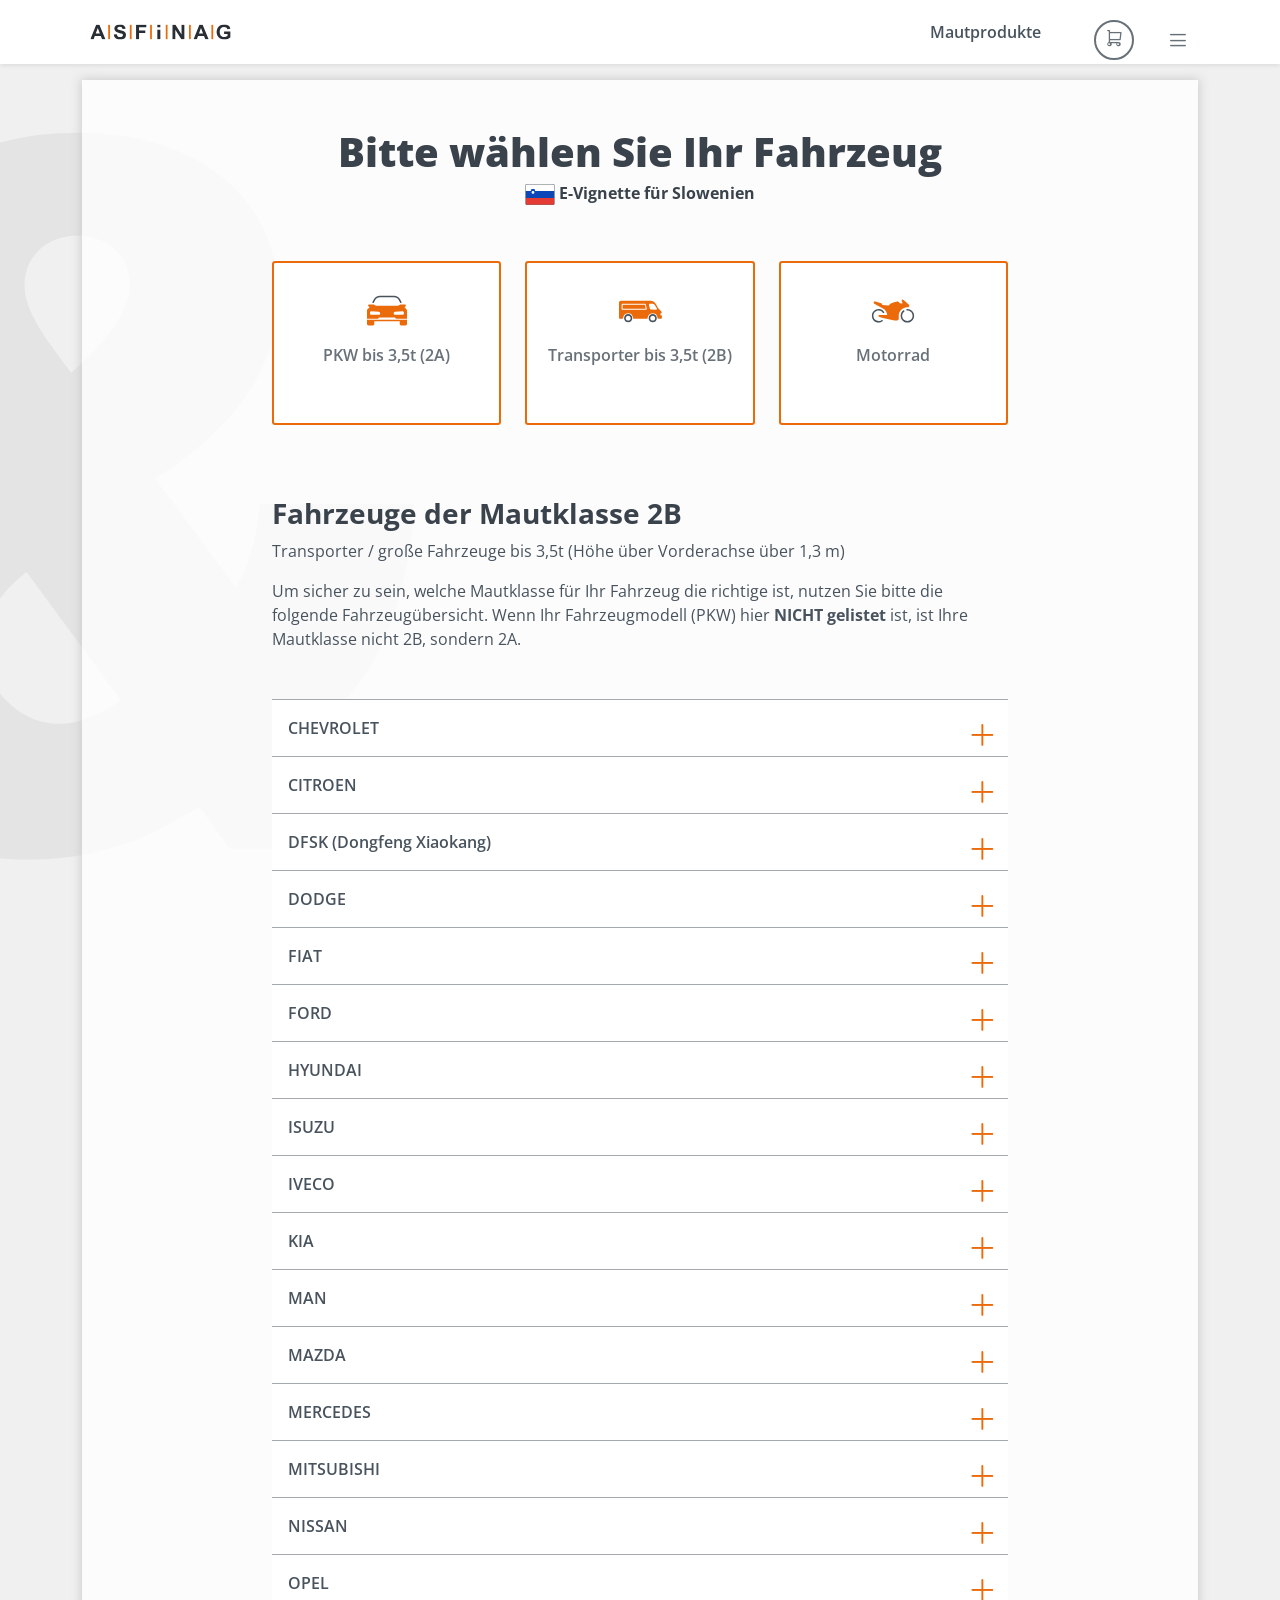
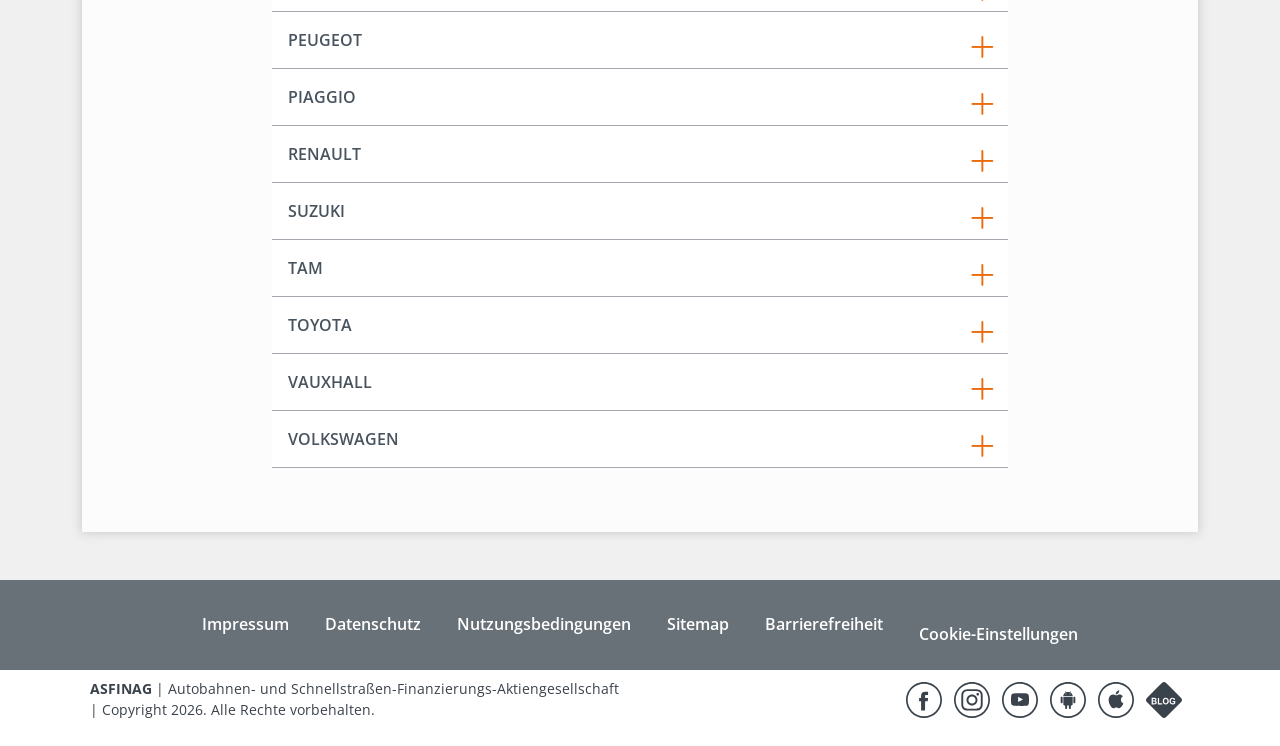
<file: de/slowenien-fahrzeugtypauswahl/index.html>
<html class="no-js scroll-padding " lang="de" data-currentlanguage="de" id="html"><head>
    <title>DARS Fahrzeugtypauswahl | offizieller ASFINAG-Mautshop</title>
    <meta charset="utf-8">
    <meta name="viewport" content="width=device-width, initial-scale=1">
    <meta name="robots" content="noindex">

    
    <meta http-equiv="X-UA-Compatible" content="IE=edge,chrome=1">
    <meta name="Page.Published" content="30.06.2025 14:44:20 ">
    <meta name="Page.Modified" content="30.06.2025 14:44:20">
    <meta name="SiteSettings.Modified" content="09.10.2017 15:29:33">
    <meta name="onlinetest" content="IDDIVIWEBSHOP9568712365">
    <meta name="theme-color" content="#ffffff">
    <meta name="msapplication-config" content="/CommonContent/favicons/browserconfig.xml">

    <script type="text/javascript" src="/ruxitagentjs_ICANVfhqrux_10335260306043831.js" data-dtconfig="rid=RID_1522312566|rpid=800365086|domain=asfinag.at|reportUrl=/rb_4e1c609d-9c91-4479-8229-895178b678a1|app=5ef91f8ab7ed87cd|ssc=1|coo=1|owasp=1|featureHash=ICANVfhqrux|rdnt=1|uxrgce=1|cuc=7pcmqbje|mel=100000|md=mdcc1=a#scroll-magic-fix-container ^rb div.dv-form ^rb div:nth-child(1) ^rb div.col-xs-10col-md-8 ^rb span,mdcc3=a#div-speciallicenseplate-header@style,mdcc4=a[name='Name']@content,mdcc5=a[name='Email']@content,mdcc6=a[name='SalesPartnerUserName']@content,mdcc7=a[name='SalesPartnerUserEmail']@content,mdcc8=a[name='SalesPartnerStoreName']@content,mdcc9=a[name='SalesPartnerName']@content,mdcc10=a[name='MainSalesPartnerUserEmail']@content|lastModification=1779818762017|tp=500,50,0|srbbv=2|agentUri=/ruxitagentjs_ICANVfhqrux_10335260306043831.js"></script><link rel="apple-touch-icon" sizes="180x180" href="/CommonContent/favicons/apple-touch-icon-PYAaQjnM8s.png">
<link rel="icon" type="image/png" sizes="32x32" href="/CommonContent/favicons/favicon-32x32-PYAaQjnM8s.png">
<link rel="icon" type="image/png" sizes="16x16" href="/CommonContent/favicons/favicon-16x16-PYAaQjnM8s.png">
<link rel="manifest" href="/CommonContent/favicons/site-PYAaQjnM8s.webmanifest">
<link rel="mask-icon" href="/CommonContent/favicons/safari-pinned-tab-PYAaQjnM8s.svg" color="#5bbad5">
<link rel="shortcut icon" href="/CommonContent/favicons/favicon-PYAaQjnM8s.ico">


    <link rel="canonical" href="https://shop.asfinag.at/de/slowenien-fahrzeugtypauswahl/">

    <link rel="alternate" href="https://shop.asfinag.at/de/slowenien-fahrzeugtypauswahl/" hreflang="de">
<link rel="alternate" href="https://shop.asfinag.at/en/vehicle-type-selection-slovenia/" hreflang="en">
<link rel="alternate" href="https://shop.asfinag.at/fr/selection-du-type-de-vehicule-slovenie/" hreflang="fr">
<link rel="alternate" href="https://shop.asfinag.at/it/selezione-del-tipo-di-veicolo-slovenia/" hreflang="it">
<link rel="alternate" href="https://shop.asfinag.at/nl/voertuigtype-selecteren-slovenie/" hreflang="nl">
<link rel="alternate" href="https://shop.asfinag.at/da/valg-af-koretojstype-slovenien/" hreflang="da">
<link rel="alternate" href="https://shop.asfinag.at/cs/vyber-typu-vozidla-slovinsko/" hreflang="cs">
<link rel="alternate" href="https://shop.asfinag.at/sl/izbira-vrste-vozila-slovenija/" hreflang="sl">
<link rel="alternate" href="https://shop.asfinag.at/hu/jarmutipus-kivalasztasa-szlovenia/" hreflang="hu">
<link rel="alternate" href="https://shop.asfinag.at/sk/vyber-typu-vozidla-slovinsko/" hreflang="sk">
<link rel="alternate" href="https://shop.asfinag.at/hr/odabir-vrste-vozila-slovenija/" hreflang="hr">
<link rel="alternate" href="https://shop.asfinag.at/ro/selectarea-tipului-de-vehicul-slovenia/" hreflang="ro">
<link rel="alternate" href="https://shop.asfinag.at/pl/wybor-typu-pojazdu-slowenia/" hreflang="pl">
<link rel="alternate" href="https://shop.asfinag.at/tr/arac-turu-secimi-slovenya/" hreflang="tr">
 <link rel="alternate" href="https://shop.asfinag.at/en/vehicle-type-selection-slovenia/" hreflang="x-default">


    <link rel="stylesheet" href="/Content/divi-theme/css/theme-bootstrap.css?v=41C66BEAA990946BE20DF05742BF37BE">
    <link rel="stylesheet" href="/Content/divi-theme/css/theme-mautshop.css?v=9FC183BDEF68543C250B356BD48D1C52">
    <style type="text/css" nonce="">

        :root {
            --asf-additional-pt:  0rem;
            --asf-additional-pt-lg: 0rem;
        }
    </style>

    
    <script src="https://p.teads.tv/teads-fellow.js" async=""></script>
    <script nonce="">
    window.teads_e = window.teads_e || [];
    window.teads_buyer_pixel_id = "9818";
    </script>


    

    <style type="text/css" nonce="">#communication-widget {
display: none;
}
table {
  font-size: 0.75rem
}
.special-toll-product-selection-dialog {
    width: 90%;
    max-width: 1140px;
}</style>

<script type="text/javascript" async="" src="https://analytics.asfinag.at/matomo.js"></script></head>
<body class="" data-not-supported-chat-browser-regex="" data-loading-text="wird geladen" data-w3c-validator-enabled="false" data-is-ciam="false" data-is-anonymous="true" id="body">
    

    <div class="page">
<nav>
    <ul id="block-page-areas" class="block-page-areas">
        <li>
            <a accesskey="0" href="#main-content" id="PageAreasPartialViewModel_MainContentAnchorLink">Inhalte (<span lang="en">AccessKey</span> 0)</a>
        </li>
        <li>
            <a accesskey="1" href="#main-menu-anchor" id="PageAreasPartialViewModel_MainMenuAnchorLink">Hauptnavigation (<span lang="en">AccessKey</span> 1)</a>
        </li>
    </ul>
</nav>        <header class="w-100 bg-white" id="header">

<div class="shadow-sm">
    <div class="container-lg">
        <div class="row">
            <div class="col-12">
                <nav class="navbar align-items-center align-content-center" id="main-menu-anchor">
                    <a aria-label="Startseite ASFINAG-Mautshop" class="me-auto" href="/de/" id="HeaderPartialViewModel_LogoLink" title="Startseite ASFINAG-Mautshop"><img alt="" src="/globalassets/asfinag-logos/asfiang-logo.svg"></a>
                    <ul class="align-items-center nav fw-600  main-nav-bar" id="main-nav-bar">
                                <li class="nav-item d-none d-lg-flex">
                                    <a class="nav-link fw-600" href="/de/maut-produkte/" id="HeaderPartialViewModel_menu_Link">Mautprodukte</a>
                                </li>
                        <li>
                            <a aria-label="Warenkorb ist leer" class="btn rounded-circle p-0 ms-2 ms-lg-4 position-relative btn-outline-secondary" href="/de/produktkauf/warenkorb/" id="HeaderPartialViewModel_CartLink" title="Warenkorb"><i aria-hidden="true" class="asf-shopping-cart"></i></a>
                        </li>
                        <li>
                            
<button aria-expanded="false" aria-label="Mehr" class="btn btn-outline-secondary border-0 ms-2 ms-lg-4" id="HeaderPartialViewModel_MoreMenuPartialViewModel_ExpandMoreMenuButton" title="Mehr" type="button"><i aria-hidden="true" class="asf-hamburger-navi"></i></button>


<div popover="manual" id="more-menu-container" class="border-0 w-100 p-0 more-menu-container">
    <div class="container-lg">
        <div class="row justify-content-end">
            <div class="d-flex flex-column ps-3 ps-lg-0 pe-0 pe-lg-3 more-menu" id="more-menu">
                <div class="bg-gray-300 p-3">
                    
<div class="col-12 text-end">
<form action="/de/slowenien-fahrzeugtypauswahl/ChangeLanguage/" data-ignore-unload="" id="HeaderPartialViewModel_MoreMenuPartialViewModel_ChangeLanguagePartialFormViewModel_change-language-form" method="post"><input name="__RequestVerificationToken" type="hidden" value="OAFbagqld4PaEueUqBMZrIMB1JOPpu3zn63OLSvE-nLHBVSVXnSa8hqdJonfeA9QOaLUhP5n8uKXAY00b04lcYDJNDvKRkcE3qtjH_Bq2KY1"><select aria-errormessage="HeaderPartialViewModel_MoreMenuPartialViewModel_ChangeLanguagePartialFormViewModel_ChangeLanguage_LanguageCode_Error_Message" class="selectpicker form-control mw-50 ms-auto pe-5 rounded-pill more-menu-language-selector" id="HeaderPartialViewModel_MoreMenuPartialViewModel_ChangeLanguagePartialFormViewModel_ChangeLanguage_LanguageCode" name="LanguageCodeWithRedirectUrl" required="required" title="Sprache"><option selected="selected" value="de;/de/slowenien-fahrzeugtypauswahl?source=Vignette">Deutsch</option><option value="en;/en/vehicle-type-selection-slovenia?source=Vignette">English</option><option value="fr;/fr/selection-du-type-de-vehicule-slovenie?source=Vignette">français</option><option value="it;/it/selezione-del-tipo-di-veicolo-slovenia?source=Vignette">italiano</option><option value="nl;/nl/voertuigtype-selecteren-slovenie?source=Vignette">Nederlands</option><option value="da;/da/valg-af-koretojstype-slovenien?source=Vignette">dansk</option><option value="cs;/cs/vyber-typu-vozidla-slovinsko?source=Vignette">čeština</option><option value="sl;/sl/izbira-vrste-vozila-slovenija?source=Vignette">slovenščina</option><option value="hu;/hu/jarmutipus-kivalasztasa-szlovenia?source=Vignette">magyar</option><option value="sk;/sk/vyber-typu-vozidla-slovinsko?source=Vignette">slovenčina</option><option value="hr;/hr/odabir-vrste-vozila-slovenija?source=Vignette">hrvatski</option><option value="ro;/ro/selectarea-tipului-de-vehicul-slovenia?source=Vignette">română</option><option value="pl;/pl/wybor-typu-pojazdu-slowenia?source=Vignette">polski</option><option value="tr;/tr/arac-turu-secimi-slovenya?source=Vignette">Türkçe</option></select><div class="validation-error" id="HeaderPartialViewModel_MoreMenuPartialViewModel_ChangeLanguagePartialFormViewModel_ChangeLanguage_LanguageCode_Error_Message"><ul><li data-val-rule="regular-expression">The field LanguageCodeWithRedirectUrl must match the regular expression '[a-zA-Z]{2};.+'.</li></ul></div></form></div>
                    
                    <div class="pt-1" id="more-menu-error-append">
                        

    <details class="bg-gray-100 rounded p-3 mt-2" data-group="more-menu">
        <summary>
            <div class="d-flex">
                <div class="d-flex flex-wrap justify-content-between">
                    <div class="text-secondary fw-600 pe-1">Kundentyp:</div>
                    <div class="color-gray-700 fw-600">Konsument:in</div>
                </div>
                <div class="d-flex asf-summary-arrow ms-auto" aria-hidden="true"></div>
            </div>
        </summary>
        <div class="pt-3 color-gray">
            <p>Heute gekaufte Digitale 2-Monats-Vignetten und Digitale Jahresvignetten gelten aufgrund<strong class="extra-bold">&nbsp;des Rücktrittsrechts beim Online-Kauf frühestens ab 22.06.2026. </strong>Alle anderen Mautprodukte können Sie sofort nutzen. (Mehr Infos in den FAQ)</p>

<a class="fw-600" href="/de/kundentypauswahl/?redirectUrl=%2Fde%2Fslowenien-fahrzeugtypauswahl%3Fsource%3DVignette" id="HeaderPartialViewModel_MoreMenuPartialViewModel_MoreMenuUserInformation_ChangeCustomerTypeLink" title="Wählen Sie zwischen Konsument:in und Unternehmer:in aus">Kundentyp ändern</a>        </div>
    </details>



                        
                            <details class="bg-gray-100 rounded p-3 mt-2" data-group="more-menu">
                                <summary>
                                    <div class="d-flex">
                                        <div class="d-flex justify-content-between text-secondary fw-600">Produktinformationen</div>
                                        <div class="d-flex asf-summary-arrow ms-auto" aria-hidden="true"></div>
                                    </div>
                                </summary>
                                <ul class="mt-2 mb-0 p-0">
                                        <li class="d-block ps-2 py-1">
                                            <small>
                                                <a class="text-secondary text-decoration-none fw-600" href="/de/produkte/digitale-vignette/" id="HeaderPartialViewModel_MoreMenuPartialViewModel_subMenuItem_Link" title="Mehr Infos zur Digitalen Vignette">Digitale Vignette</a>
                                            </small>
                                        </li>
                                        <li class="d-block ps-2 py-1">
                                            <small>
                                                <a class="text-secondary text-decoration-none fw-600" href="/de/produkte/digitale-streckenmaut/" id="HeaderPartialViewModel_MoreMenuPartialViewModel_subMenuItem_Link" title="Mehr Infos zur Digitalen Streckenmaut">Digitale Streckenmaut</a>
                                            </small>
                                        </li>
                                        <li class="d-block ps-2 py-1">
                                            <small>
                                                <a class="text-secondary text-decoration-none fw-600" href="/de/produkte/digitale-streckenmaut-flex/" id="HeaderPartialViewModel_MoreMenuPartialViewModel_subMenuItem_Link" title="Mehr Infos zur  Digitalen Streckenmaut FLEX">Digitale Streckenmaut FLEX</a>
                                            </small>
                                        </li>
                                        <li class="d-block ps-2 py-1">
                                            <small>
                                                <a class="text-secondary text-decoration-none fw-600" href="/de/produkte/abo-vignette-mehrfahrtenkarte/" id="HeaderPartialViewModel_MoreMenuPartialViewModel_subMenuItem_Link" title="Mehr Infos zum Abo">Abo</a>
                                            </small>
                                        </li>
                                        <li class="d-block ps-2 py-1">
                                            <small>
                                                <a class="text-secondary text-decoration-none fw-600" href="/de/produkte/rubbelkarte/" id="HeaderPartialViewModel_MoreMenuPartialViewModel_subMenuItem_Link" title="Mehr Infos zur Rubbelkarte">Rubbelkarte</a>
                                            </small>
                                        </li>
                                        <li class="d-block ps-2 py-1">
                                            <small>
                                                <a class="text-secondary text-decoration-none fw-600" href="/de/produkte/e-vignette-slowenien/" id="HeaderPartialViewModel_MoreMenuPartialViewModel_subMenuItem_Link" title="Slowenien E-Vignette">Slowenien E-Vignette</a>
                                            </small>
                                        </li>
                                </ul>
                            </details>

                        <ul class="mt-4 mb-0 p-0">
                            
                                <li class="d-block d-lg-none py-2">
                                    <a class="color-gray-700 text-decoration-none fw-600" href="/de/maut-produkte/" id="HeaderPartialViewModel_MoreMenuPartialViewModel_menuItem">Mautprodukte</a>
                                </li>
                                                            <li class="d-block py-2">
                                    <a class="color-gray-700 text-decoration-none fw-600" href="/de/mautplaner-routenplanung/" id="HeaderPartialViewModel_MoreMenuPartialViewModel_menuItem" title="Mautplaner">Mautplaner</a>
                                </li>
                                <li class="d-block py-2">
                                    <a class="color-gray-700 text-decoration-none fw-600" href="https://evidenz.asfinag.at/" id="HeaderPartialViewModel_MoreMenuPartialViewModel_menuItem" title="Jetzt Gültigkeit abfragen">Gültigkeitsabfrage</a>
                                </li>
                                <li class="d-block py-2">
                                    <a class="color-gray-700 text-decoration-none fw-600" href="/de/infoseiten/kontakt/" id="HeaderPartialViewModel_MoreMenuPartialViewModel_menuItem" title="Hier können Sie uns kontaktieren">Kontakt</a>
                                </li>
                                <li class="d-block py-2">
                                    <a class="color-gray-700 text-decoration-none fw-600" href="/de/infoseiten/faq/" id="HeaderPartialViewModel_MoreMenuPartialViewModel_menuItem" title="Hier finden Sie die FAQ">Fragen und Antworten</a>
                                </li>
                                <li class="d-block py-2">
                                    <a class="color-gray-700 text-decoration-none fw-600" href="/de/selfcare/mein-konto/anmeldung-grosskunden/" id="HeaderPartialViewModel_MoreMenuPartialViewModel_menuItem" title="Hier geht's zum Login für Großkunden">Anmeldung für Großkunden</a>
                                </li>
                        </ul>
                    <noscript>
    <div class="col-12">
        <div aria-live="polite" class="alert-warning&#32;alert&#32;center-block&#32;mt-3&#32;mb-0" role="alert"><p>In Ihrem Browser ist JavaScript deaktiviert. Bitte aktivieren Sie JavaScript für eine bestmögliche Funktion der Website.</p></div>
    </div>
</noscript></div>
                </div>
            </div>
        </div>
    </div>
</div>


                        </li>
                    </ul>
                </nav>

            </div>
        </div>
    </div>
</div>


        </header>

        <main lang="de" id="main-content">

            

            <div class="container-lg">
    <div class="row">
        
<noscript>
    <div class="col-12">
        <div aria-live="polite" class="alert-warning&#32;alert&#32;center-block&#32;mt-3&#32;mb-0" role="alert"><p>In Ihrem Browser ist JavaScript deaktiviert. Bitte aktivieren Sie JavaScript für eine bestmögliche Funktion der Website.</p></div>
    </div>
</noscript>

        



            <div class="mb-3 mb-lg-0">
                    <div aria-hidden="true" class="d-print-none col-12" id="error_async_request_failed" style="display: none;">

        <div aria-live="polite" class="alert-danger alert center-block mt-3 mb-0" role="alert"><p>Bei Ihrer Anfrage ist ein Fehler aufgetreten.</p></div>
    </div>

            </div>
    </div>
</div>

            <div class="container-lg">
    <div class="content-frame mt-0 mt-lg-3 mb-5 py-3 py-lg-5 bg-opacity-10">
        <h1 class="text-center">Bitte wählen Sie Ihr Fahrzeug</h1>
<h2 class="text-center h6"><img style="vertical-align: middle;" title="Länderflagge Slowenien" src="/globalassets/_ms2.0/logos/flaggen/countrysi-1.svg" alt="Länderflagge Slowenien" width="30" height="21"> E-Vignette für Slowenien</h2>
<p>&nbsp;</p>

        <div class="row">
            <div class="col-12 col-lg-8 offset-lg-2">
                <div class="row">
<div class="col-12 col-lg-4 mb-3">
                            <a class="btn btn-outline-primary w-100 py-4" href="/de/maut-produkte/slowenien/?type=car" id="SvgImageLinkViewModels_0__SvgImageLink" title="PKW bis 3,5t (2A)"><svg width="48" height="48" viewBox="0 0 48 48" fill="none" xmlns="http://www.w3.org/2000/svg">
    <path d="M31.1599 8.85382C33.6088 8.85382 35.8658 10.1802 37.0573 12.3196L38.5378 14.9788C38.739 15.3406 38.6094 15.7968 38.2478 15.9984C37.8859 16.1999 37.4288 16.0702 37.2273 15.7083L35.7468 13.0501C34.8201 11.386 33.0646 10.3538 31.1599 10.3538H16.8347C14.9301 10.3538 13.1745 11.3852 12.2478 13.0491L10.7673 15.7083C10.5657 16.0701 10.1086 16.1999 9.74679 15.9984C9.38526 15.7968 9.25555 15.3405 9.45675 14.9788L10.9372 12.3196C12.1287 10.1801 14.3858 8.85382 16.8347 8.85382H31.1599Z" fill="#48535E"></path>
    <path d="M44 36.9588C44 37.7526 43.3564 38.3962 42.5625 38.3962H38.1893C37.3954 38.396 36.7519 37.7523 36.7519 36.9588V34.2981H11.2481V36.9588C11.2481 37.7526 10.6046 38.3962 9.81068 38.3962H5.43746C4.64357 38.3962 4 37.7526 4 36.9588V32.7044H44V36.9588Z" fill="currentColor"></path>
    <path d="M41.8831 17.5118C42.4278 17.5118 42.8692 17.9534 42.8695 18.4973C42.8695 18.7757 42.7536 19.0275 42.5597 19.2113L41.4723 20.2436L42.9771 21.7026C43.6272 22.334 43.9943 23.2023 43.9944 24.1086V31.6806L43.9972 31.7236C43.9977 31.7314 43.9978 31.7389 43.9981 31.7461H32.9196C32.6283 31.0152 31.9162 30.498 31.0816 30.4977H16.9147C16.0798 30.4977 15.3664 31.015 15.0748 31.7461H4V23.3235C4.00016 22.9276 4.16365 22.5488 4.45201 22.2772L6.63722 20.2183L5.45056 19.1758C5.24728 18.9972 5.12489 18.7439 5.12489 18.4627C5.12498 17.9376 5.55066 17.5118 6.07571 17.5118H10.2564C10.5645 17.5118 10.8486 17.6617 11.0747 17.871C11.6064 18.3631 12.3167 18.6648 13.0983 18.6648H34.897C35.6786 18.6647 36.3889 18.363 36.9207 17.8709C37.1468 17.6616 37.4308 17.5118 37.7388 17.5118H41.8831ZM8.50236 24.1564C7.66757 24.0921 6.95467 24.7529 6.95447 25.5901V26.3856C6.95459 27.1793 7.59812 27.823 8.39193 27.823H15.7449C16.5385 27.8228 17.1822 27.1792 17.1824 26.3856V26.1563C17.1822 25.4054 16.6031 24.7812 15.8544 24.7235L8.50236 24.1564ZM39.3591 24.1507L32.0062 24.6963C31.2559 24.7522 30.6756 25.3777 30.6754 26.1301V26.3856C30.6756 27.1793 31.3191 27.823 32.1129 27.823H39.4658C40.2594 27.8228 40.9031 27.1792 40.9033 26.3856V25.5845C40.903 24.7489 40.1924 24.089 39.3591 24.1507Z" fill="currentColor"></path>
</svg>
<span class="d-block p-2 text-bold text-secondary fw-600 minh-4rem">PKW bis 3,5t (2A)</span></a>
                        </div>
<div class="col-12 col-lg-4 mb-3">
                            <a class="btn btn-outline-primary w-100 py-4" href="/de/maut-produkte/slowenien/car2b.html" id="SvgImageLinkViewModels_1__SvgImageLink" title="Transporter bis 3,5t (2B)"><svg width="48" height="48" viewBox="0 0 48 48" fill="none" xmlns="http://www.w3.org/2000/svg">
    <path d="M36.7266 27.0547C34.4688 27.0547 32.6387 28.8858 32.6387 31.1436C32.6389 33.4011 34.469 35.2314 36.7266 35.2314C38.9842 35.2314 40.8142 33.4011 40.8145 31.1436C40.8145 28.8858 38.9843 27.0547 36.7266 27.0547ZM36.7266 28.6895C38.0812 28.6895 39.1797 29.7889 39.1797 31.1436C39.1795 32.498 38.0811 33.5967 36.7266 33.5967C35.3721 33.5966 34.2737 32.498 34.2734 31.1436C34.2734 29.7889 35.3719 28.6895 36.7266 28.6895Z" fill="#48535E"></path>
    <path d="M12.1982 27.0547C9.94046 27.0547 8.11035 28.8858 8.11035 31.1436C8.11058 33.4011 9.9406 35.2314 12.1982 35.2314C14.4558 35.2314 16.2859 33.4011 16.2861 31.1436C16.2861 28.8858 14.456 27.0547 12.1982 27.0547ZM12.1982 28.6895C13.5529 28.6895 14.6514 29.7889 14.6514 31.1436C14.6511 32.498 13.5527 33.5966 12.1982 33.5967C10.8437 33.5967 9.74535 32.498 9.74512 31.1436C9.74512 29.7889 10.8436 28.6895 12.1982 28.6895Z" fill="#48535E"></path>
    <path d="M29.7275 21.7402H6.65332V17.6523H28.8184L29.7275 21.7402Z" fill="currentColor"></path>
    <path d="M34.916 13.7686C36.6779 13.7686 38.3162 14.6768 39.25 16.1709L40.3037 17.8564L42.0762 20.959C42.2564 21.2743 42.4776 21.5645 42.7344 21.8213L44.7275 23.8135C45.3031 24.389 45.6889 25.1187 45.8457 25.9053H45.4902C44.926 25.9055 44.4688 26.3634 44.4688 26.9277V27.4385C44.4688 28.0027 44.9261 28.4597 45.4902 28.46H45.9248V30.6318C45.9248 31.1963 45.4668 31.6543 44.9023 31.6543H42.1924C41.932 31.6543 41.7145 31.4585 41.6748 31.2012C41.4075 29.4703 40.4564 26.2373 36.7266 26.2373C33.0371 26.2373 31.8448 29.4008 31.6475 31.1445C31.6157 31.425 31.3877 31.6543 31.1055 31.6543H17.6631C17.4029 31.6541 17.1862 31.4584 17.1465 31.2012C16.8792 29.4703 15.9281 26.2373 12.1982 26.2373C8.50871 26.2373 7.31652 29.4008 7.11914 31.1445C7.08742 31.4249 6.85933 31.6543 6.57715 31.6543H4.02246C3.45802 31.6543 3 31.1963 3 30.6318V15.8125C3.00018 14.6838 3.91521 13.7686 5.04395 13.7686H34.916ZM33.9541 16.835C33.2872 16.835 32.7991 17.4632 32.9639 18.1094L33.9062 21.8037C34.0165 22.2355 34.3939 22.5461 34.8389 22.5713L39.8555 22.8545C40.6848 22.9011 41.2206 21.9916 40.7773 21.2891L38.8662 18.2637C38.3045 17.3743 37.3262 16.8351 36.2744 16.835H33.9541ZM6.5498 16.6357C6.03426 16.6879 5.63184 17.1231 5.63184 17.6523V21.7402C5.63184 22.3045 6.08912 22.7624 6.65332 22.7627H29.7275C30.3812 22.7625 30.8664 22.1567 30.7246 21.5186L29.8154 17.4307C29.7114 16.9633 29.2972 16.6309 28.8184 16.6309H6.65332L6.5498 16.6357Z" fill="currentColor"></path>
</svg>
<span class="d-block p-2 text-bold text-secondary fw-600 minh-4rem">Transporter bis 3,5t (2B)</span></a>
                        </div>
<div class="col-12 col-lg-4 mb-3">
                            <a class="btn btn-outline-primary w-100 py-4" href="/de/maut-produkte/slowenien/moto.html" id="SvgImageLinkViewModels_2__SvgImageLink" title="Motorrad"><svg width="48" height="48" viewBox="0 0 48 48" fill="none" xmlns="http://www.w3.org/2000/svg">
    <path d="M9.96973 22.0747C12.1289 22.1841 14.0183 23.313 15.169 24.9888C15.4445 25.3899 15.208 25.9176 14.7385 26.0456C14.3992 26.1381 14.0448 25.9855 13.8366 25.702C12.8859 24.4072 11.3534 23.566 9.62402 23.5659C6.73896 23.5662 4.39965 25.9055 4.39941 28.7906C4.39948 31.6758 6.73886 34.0149 9.62402 34.0152C10.6962 34.0151 11.6926 33.6917 12.5218 33.1376C12.7994 32.9521 13.1604 32.9204 13.4452 33.0945C13.8795 33.36 13.9458 33.9659 13.5319 34.2622C12.4306 35.0506 11.0817 35.5151 9.62402 35.5152L9.27832 35.5064C5.83984 35.3321 3.0824 32.5748 2.9082 29.1363L2.89941 28.7906C2.89965 25.0771 5.91053 22.0662 9.62402 22.0659L9.96973 22.0747Z" fill="#48535E"></path>
    <path d="M38.376 22.0664C42.0898 22.0664 45.1004 25.0775 45.1006 28.791L45.0918 29.1367C44.9117 32.6895 41.9738 35.5146 38.376 35.5146C34.7781 35.5146 31.8403 32.6895 31.6602 29.1367L31.6514 28.791C31.6515 26.5584 32.7396 24.5799 34.4145 23.3569C34.7973 23.0774 35.3198 23.2808 35.475 23.7287C35.5938 24.0713 35.4527 24.4458 35.1666 24.6688C33.9403 25.6248 33.1515 27.1158 33.1514 28.791C33.1515 31.676 35.4905 34.0146 38.376 34.0146C41.2614 34.0146 43.6004 31.676 43.6006 28.791C43.6004 25.906 41.2614 23.5664 38.376 23.5664C38.3323 23.5664 38.2887 23.5669 38.2452 23.568C37.8777 23.5772 37.5273 23.3706 37.407 23.0232C37.2543 22.5817 37.5299 22.1039 37.9963 22.0772C38.122 22.07 38.2486 22.0664 38.376 22.0664Z" fill="#48535E"></path>
    <path d="M32.6977 13.0767C32.6978 12.5853 33.0986 12.3353 33.5248 12.5798C34.3624 13.0607 35.2826 13.6945 36.2835 14.4461C37.3415 15.2406 38.6158 16.4393 39.4739 17.3129C39.5934 17.4346 39.7024 17.5583 39.8032 17.6811C40.3962 18.4031 40.4867 19.5578 39.634 19.9395C39.3171 20.0813 38.9631 20.1556 38.6063 20.1459C38.5275 20.1437 38.448 20.1426 38.3686 20.1426C33.5979 20.1428 29.7304 24.0102 29.7302 28.781C29.7302 28.8738 29.7323 28.9662 29.7352 29.0583V31.6176C29.7352 32.055 29.6633 32.5074 29.3791 32.84C29.0566 33.2176 28.621 33.4735 28.1107 33.5034C21.8329 33.0825 14.6512 31.1551 10.6589 29.8896L9.88632 29.58C9.01632 29.2306 9.27747 27.9355 10.2149 27.9506L18.2275 28.0835C18.0498 25.8639 17.0354 23.881 15.4969 22.4522C15.4071 22.3689 15.3059 22.2982 15.1989 22.2384L5.34137 16.7285C4.77828 16.4135 4.54436 15.7229 4.79987 15.1304C5.05276 14.545 5.70422 14.2404 6.31541 14.4222L12.2372 16.1862C12.6029 16.2952 12.8545 16.6317 12.8547 17.0133C12.8547 17.4898 13.2408 17.8765 13.7173 17.8767L19.0109 18.6089C19.3853 18.6607 19.7439 18.4529 19.9676 18.1483C21.115 16.5848 24.199 14.9071 27.5312 14.6492C27.8952 14.621 28.2548 14.6052 28.6076 14.6005C29.1444 14.5935 29.7241 14.8491 30.0257 15.2931L30.5491 15.96C30.6415 16.0839 30.757 16.1802 30.9222 16.1977L33.0494 16.4214C33.3729 16.4554 33.6117 16.1259 33.4794 15.8288L32.99 14.7293C32.7973 14.2965 32.6977 13.8277 32.6977 13.3541V13.0767Z" fill="currentColor"></path>
</svg>
<span class="d-block p-2 text-bold text-secondary fw-600 minh-4rem">Motorrad</span></a>
                        </div>
                </div>
            </div>
        </div>
        <div class="row mt-5">
            <div class="col-12 col-lg-8 offset-lg-2 editor-content py-3">
                <h3>Fahrzeuge der Mautklasse 2B</h3>
<p>Transporter / große Fahrzeuge bis 3,5t (Höhe über Vorderachse über 1,3 m)</p>
<p>Um sicher zu sein, welche Mautklasse für Ihr Fahrzeug die richtige ist, nutzen Sie bitte die folgende Fahrzeugübersicht. Wenn Ihr Fahrzeugmodell (PKW) hier <strong>NICHT gelistet</strong> ist, ist Ihre Mautklasse nicht 2B, sondern 2A.</p>
            </div>
        </div>
            <div class="row">
                <div class="col-12 col-lg-8 offset-lg-2 editor-content py-3">
                    <div class="faq-container bg-white" id="faq-text">
                        <details class="faq-row">
    <summary>
        <i class="asf-ui-plus float-right" aria-hidden="true" role="presentation"></i>
        <div class="pe-3 pe-lg-5 fw-600">CHEVROLET</div>
    </summary>
    <div class="me-4 me-lg-5">
        <span class="editor-content">
            Step van
        </span>
    </div>
</details><details class="faq-row">
    <summary>
        <i class="asf-ui-plus float-right" aria-hidden="true" role="presentation"></i>
        <div class="pe-3 pe-lg-5 fw-600">CITROEN</div>
    </summary>
    <div class="me-4 me-lg-5">
        <span class="editor-content">
            C25<br>Jumper<br>Relay
        </span>
    </div>
</details><details class="faq-row">
    <summary>
        <i class="asf-ui-plus float-right" aria-hidden="true" role="presentation"></i>
        <div class="pe-3 pe-lg-5 fw-600">DFSK (Dongfeng Xiaokang)</div>
    </summary>
    <div class="me-4 me-lg-5">
        <span class="editor-content">
            Loadhopper<br>Sokon C37<br>Sokon K07<br>Sokon K07/K17<br>Sokon K07S<br>Sokon V07S<br>Sokon V21<br>Sokon V22 crew cab<br>Sokon V27 cargo<br>Sokon V29
        </span>
    </div>
</details><details class="faq-row">
    <summary>
        <i class="asf-ui-plus float-right" aria-hidden="true" role="presentation"></i>
        <div class="pe-3 pe-lg-5 fw-600">DODGE</div>
    </summary>
    <div class="me-4 me-lg-5">
        <span class="editor-content">
            Promaster<br>RAM 1500<br>RAM 1500 Cargo van<br>RAM 2500<br>RAM 2500 Cargo van<br>RAM 3500<br>RAM 3500 Cargo van<br>Sprinter
        </span>
    </div>
</details><details class="faq-row">
    <summary>
        <i class="asf-ui-plus float-right" aria-hidden="true" role="presentation"></i>
        <div class="pe-3 pe-lg-5 fw-600">FIAT</div>
    </summary>
    <div class="me-4 me-lg-5">
        <span class="editor-content">
            Ducato<br>Talento
        </span>
    </div>
</details><details class="faq-row">
    <summary>
        <i class="asf-ui-plus float-right" aria-hidden="true" role="presentation"></i>
        <div class="pe-3 pe-lg-5 fw-600">FORD</div>
    </summary>
    <div class="me-4 me-lg-5">
        <span class="editor-content">
            Ranger Raptor (&gt;= 2022)<br>Tourneo Custom<br>Transit<br>Transit Custom<br>Wag Onnicar
        </span>
    </div>
</details><details class="faq-row">
    <summary>
        <i class="asf-ui-plus float-right" aria-hidden="true" role="presentation"></i>
        <div class="pe-3 pe-lg-5 fw-600">HYUNDAI</div>
    </summary>
    <div class="me-4 me-lg-5">
        <span class="editor-content">
            H100<br>H350<br>Staria
        </span>
    </div>
</details><details class="faq-row">
    <summary>
        <i class="asf-ui-plus float-right" aria-hidden="true" role="presentation"></i>
        <div class="pe-3 pe-lg-5 fw-600">ISUZU</div>
    </summary>
    <div class="me-4 me-lg-5">
        <span class="editor-content">
            M21 T<br>N-series (NPR)
        </span>
    </div>
</details><details class="faq-row">
    <summary>
        <i class="asf-ui-plus float-right" aria-hidden="true" role="presentation"></i>
        <div class="pe-3 pe-lg-5 fw-600">IVECO</div>
    </summary>
    <div class="me-4 me-lg-5">
        <span class="editor-content">
            Daily<br>Isoli
        </span>
    </div>
</details><details class="faq-row">
    <summary>
        <i class="asf-ui-plus float-right" aria-hidden="true" role="presentation"></i>
        <div class="pe-3 pe-lg-5 fw-600">KIA</div>
    </summary>
    <div class="me-4 me-lg-5">
        <span class="editor-content">
            Besta<br>K 2500<br>K 2700<br>Pregio<br>Towner
        </span>
    </div>
</details><details class="faq-row">
    <summary>
        <i class="asf-ui-plus float-right" aria-hidden="true" role="presentation"></i>
        <div class="pe-3 pe-lg-5 fw-600">MAN</div>
    </summary>
    <div class="me-4 me-lg-5">
        <span class="editor-content">
            TGE 3140<br>TGE 3180
        </span>
    </div>
</details><details class="faq-row">
    <summary>
        <i class="asf-ui-plus float-right" aria-hidden="true" role="presentation"></i>
        <div class="pe-3 pe-lg-5 fw-600">MAZDA</div>
    </summary>
    <div class="me-4 me-lg-5">
        <span class="editor-content">
            E 2200<br>E 2200 (kombi)
        </span>
    </div>
</details><details class="faq-row">
    <summary>
        <i class="asf-ui-plus float-right" aria-hidden="true" role="presentation"></i>
        <div class="pe-3 pe-lg-5 fw-600">MERCEDES</div>
    </summary>
    <div class="me-4 me-lg-5">
        <span class="editor-content">
            100<br>207D<br>208D<br>209D<br>210D<br>306D<br>307D<br>308D<br>309D<br>310D<br>406D<br>409D<br>Sprinter<br>T1<br>TN
        </span>
    </div>
</details><details class="faq-row">
    <summary>
        <i class="asf-ui-plus float-right" aria-hidden="true" role="presentation"></i>
        <div class="pe-3 pe-lg-5 fw-600">MITSUBISHI</div>
    </summary>
    <div class="me-4 me-lg-5">
        <span class="editor-content">
            Canter
        </span>
    </div>
</details><details class="faq-row">
    <summary>
        <i class="asf-ui-plus float-right" aria-hidden="true" role="presentation"></i>
        <div class="pe-3 pe-lg-5 fw-600">NISSAN</div>
    </summary>
    <div class="me-4 me-lg-5">
        <span class="editor-content">
            Atleon<br>Cabstar<br>Interstar<br>NV 300<br>NV 400<br>Primastar<br>Trade<br>Urvan<br>Vanette
        </span>
    </div>
</details><details class="faq-row">
    <summary>
        <i class="asf-ui-plus float-right" aria-hidden="true" role="presentation"></i>
        <div class="pe-3 pe-lg-5 fw-600">OPEL</div>
    </summary>
    <div class="me-4 me-lg-5">
        <span class="editor-content">
            Arena<br>Movano<br>Vivaro<br>Zafira LIFE (&gt;= 2019)
        </span>
    </div>
</details><details class="faq-row">
    <summary>
        <i class="asf-ui-plus float-right" aria-hidden="true" role="presentation"></i>
        <div class="pe-3 pe-lg-5 fw-600">PEUGEOT</div>
    </summary>
    <div class="me-4 me-lg-5">
        <span class="editor-content">
            Boxer<br>J5
        </span>
    </div>
</details><details class="faq-row">
    <summary>
        <i class="asf-ui-plus float-right" aria-hidden="true" role="presentation"></i>
        <div class="pe-3 pe-lg-5 fw-600">PIAGGIO</div>
    </summary>
    <div class="me-4 me-lg-5">
        <span class="editor-content">
            Porter (&lt; 2021)
        </span>
    </div>
</details><details class="faq-row">
    <summary>
        <i class="asf-ui-plus float-right" aria-hidden="true" role="presentation"></i>
        <div class="pe-3 pe-lg-5 fw-600">RENAULT</div>
    </summary>
    <div class="me-4 me-lg-5">
        <span class="editor-content">
            B - 120.65<br>Mascott<br>Master<br>Maxity<br>Trafic
        </span>
    </div>
</details><details class="faq-row">
    <summary>
        <i class="asf-ui-plus float-right" aria-hidden="true" role="presentation"></i>
        <div class="pe-3 pe-lg-5 fw-600">SUZUKI</div>
    </summary>
    <div class="me-4 me-lg-5">
        <span class="editor-content">
            Carry
        </span>
    </div>
</details><details class="faq-row">
    <summary>
        <i class="asf-ui-plus float-right" aria-hidden="true" role="presentation"></i>
        <div class="pe-3 pe-lg-5 fw-600">TAM</div>
    </summary>
    <div class="me-4 me-lg-5">
        <span class="editor-content">
            80 T 35
        </span>
    </div>
</details><details class="faq-row">
    <summary>
        <i class="asf-ui-plus float-right" aria-hidden="true" role="presentation"></i>
        <div class="pe-3 pe-lg-5 fw-600">TOYOTA</div>
    </summary>
    <div class="me-4 me-lg-5">
        <span class="editor-content">
            Dyna<br>Hiace<br>Proace Max<br>Tundra
        </span>
    </div>
</details><details class="faq-row">
    <summary>
        <i class="asf-ui-plus float-right" aria-hidden="true" role="presentation"></i>
        <div class="pe-3 pe-lg-5 fw-600">VAUXHALL</div>
    </summary>
    <div class="me-4 me-lg-5">
        <span class="editor-content">
            Arena<br>Movano<br>Vivaro<br>Zafira LIFE (&gt;= 2019)
        </span>
    </div>
</details><details class="faq-row">
    <summary>
        <i class="asf-ui-plus float-right" aria-hidden="true" role="presentation"></i>
        <div class="pe-3 pe-lg-5 fw-600">VOLKSWAGEN</div>
    </summary>
    <div class="me-4 me-lg-5">
        <span class="editor-content">
            <p>California T1 - T6.1<br>Caravelle<br>Crafter<br>ID. Buzz<br>LT<br>LT28<br>LT35<br>Multivan T1 - T6.1<br>Transporter</p>
        </span>
    </div>
</details>
                    </div>
                </div>
            </div>
    </div>
</div>

        </main>
    </div>


<footer class="mt-lg-0 p-0 bg-white" id="Footer">
    <div class="bg-secondary">
        <div class="container footer-links text-center">
            <nav aria-label="Navigation">
                <ul class="p-0 m-0">
                        <li class="d-block d-md-inline-block p-2 p-lg-3 fw-600">
                            <a href="/de/infoseiten/impressum/" id="FooterPartialViewModel_linkItem" title="Hier finden Sie das Impressum">Impressum</a>
                        </li>
                        <li class="d-block d-md-inline-block p-2 p-lg-3 fw-600">
                            <a href="/de/infoseiten/datenschutz/" id="FooterPartialViewModel_linkItem" title="Hier finden Sie die Datenschutzerklärung">Datenschutz</a>
                        </li>
                        <li class="d-block d-md-inline-block p-2 p-lg-3 fw-600">
                            <a href="/de/infoseiten/allgemeine-nutzungsbedingungen/" id="FooterPartialViewModel_linkItem" title="Hier finden Sie die Nutzungsbedingungen">Nutzungsbedingungen</a>
                        </li>
                        <li class="d-block d-md-inline-block p-2 p-lg-3 fw-600">
                            <a href="/de/infoseiten/sitemap/" id="FooterPartialViewModel_linkItem" title="Hier finden Sie die Sitemap">Sitemap</a>
                        </li>
                        <li class="d-block d-md-inline-block p-2 p-lg-3 fw-600">
                            <a href="/de/infoseiten/barrierefreiheit/" id="FooterPartialViewModel_linkItem" target="_top" title="hier finden sie die Erklärung zur Barrierefreiheit">Barrierefreiheit</a>
                        </li>
                    <li class="d-block d-md-inline-block p-2 p-lg-3 fw-600">
                        <button class="btn btn-footer p-0 border-0 rounded-0" id="FooterPartialViewModel_CookieSettingsButton" title="Hier Cookie-Einstellungen ändern" type="button">Cookie-Einstellungen</button>
                    </li>
                </ul>
            </nav>
        </div>
    </div>
    <div class="container" style="padding-bottom: 0px;">
        <div class="row p-2">
            <div class="col-lg-6 col-12 editor-content">
                <p class="small"><strong>ASFINAG</strong> | Autobahnen- und Schnellstraßen-Finanzierungs-Aktiengesellschaft | Copyright 2026. Alle Rechte vorbehalten.</p>
            </div>

            <div class="col-lg-6 col-12 d-flex pb-3 justify-content-center justify-content-lg-end align-items-end">
                <nav aria-label="Navigationselemente für Social Media" class="social-media-icons">
                    <ul class="list-unstyled-inline">
<li><a title="Facebook (öffnet ein neues Fenster)" href="https://www.facebook.com/ASFINAG/" target="_blank" rel="noopener" aria-label="Facebook (öffnet ein neues Fenster)"><img title="ASFINAG auf Facebook" src="/globalassets/_ms2.0/icons/social-media/asf_facebook.svg" alt="Zum ASFINAG-Facebook-Profil" width="44" height="44"> </a></li>
<li><a title="Instagram (Öffnet ein neues Fenster)" href="https://www.instagram.com/asfinag.at/" target="_blank" rel="noopener" aria-label="Instagram (Öffnet ein neues Fenster)"> <img title="ASFINAG auf Instagram" src="/globalassets/_ms2.0/icons/social-media/asf_instagram.svg" alt="Zum ASFINAG-Instagram-Profil" width="44" height="44"></a></li>
<li><a title="YouTube (Öffnet ein neues Fenster)" href="https://www.youtube.com/asfinagunterwegs" target="_blank" rel="noopener" aria-label="YouTube (Öffnet ein neues Fenster)"> <img title="ASFINAG auf YouTube" src="/globalassets/_ms2.0/icons/social-media/asf_youtube.svg" alt="Zum ASFINAG-Youtube-Kanal" width="44" height="44"></a></li>
<li><a title="Play Store (Öffnet ein neues Fenster)" href="https://play.google.com/store/apps/details?id=at.asfinag.unterwegs&amp;utm_source=landingpage" target="_blank" rel="noopener" aria-label="Play Store (Öffnet ein neues Fenster)"> <img title="ASFINAG App für Android" src="/globalassets/_ms2.0/icons/social-media/asf_android.svg" alt="ASFINAG-App im Play Store herunterladen" width="44" height="44"></a></li>
<li><a title="Appstore (Öffnet ein neues Fenster)" href="https://itunes.apple.com/at/app/unterwegs/id453459323?mt=8" target="_blank" rel="noopener" aria-label="Appstore (Öffnet ein neues Fenster)"> <img title="ASFINAG App im Apple Store" src="/globalassets/_ms2.0/icons/social-media/asf_ios.svg" alt="ASFINAG-App im Appstore herunterladen" width="44" height="44"></a></li>
<li><a title="Asfinag Blog (Öffnet ein neues Fenster)" href="http://blog.asfinag.at/" target="_blank" rel="noopener" aria-label="Asfinag Blog (Öffnet ein neues Fenster)"> <img title="ASFINAG Blog" src="/globalassets/_ms2.0/icons/social-media/asf_blog.svg" alt="Zum ASFINAG Blog" width="44" height="44"></a></li>
</ul>
                </nav>
            </div>
        </div>
    </div>
</footer>




<dialog class="modal-xl" tabindex="-1" role="dialog" id="FooterPartialViewModel_Lightbox">
    <div class="modal-dialog modal-xl" role="document">
        <div class="modal-content">
            <div class="modal-header">
<h1 class="h2"></h1>                <button aria-label="Schließen" class="btn btn-outline-secondary btn-icon ms-auto modal-close" id="FooterPartialViewModel_CloseButton" type="submit"><i aria-hidden="true" class="asf asf-ui-close"></i></button>
            </div>
            <div class="modal-body">
            </div>
        </div>
    </div>
</dialog>
    

<dialog class="modal-lg cookie-modal" tabindex="-1" id="cookie-modal" data-expires="90">
    <div class="modal-dialog modal-xl" role="document">
        <div class="modal-content">
            <div class="modal-header">
<h1 class="h2 modal-title">Verwendung von Cookies</h1>            </div>
            <div class="modal-body">
                <p>Wir nutzen Cookies, um Ihnen bestmöglichen Service zu bieten, darunter Spracheinstellungen und personalisierte Inhalte. Dabei werden auch personenbezogene Daten verarbeitet. Zusätzlich erheben wir Daten zur Website-Optimierung, zur Behebung funktionaler Probleme und für statistische Auswertungen.</p>
                <a href="/de/infoseiten/datenschutz/?showcookie=false" id="MasterPageDialogsPartialViewModel_CookieDialogPartialViewModel_PrivacyLink" title="Datenschutzerklärung">Datenschutzerklärung</a>
            </div>
            <div class="modal-footer">
                <button class="btn btn-outline-secondary m-1 no" id="MasterPageDialogsPartialViewModel_CookieDialogPartialViewModel_AcceptRequiredButton" title="Nur mit essentiellen Cookies fortfahren" type="submit">Nur mit essentiellen Cookies fortfahren</button>
                <button class="btn btn-outline-secondary m-1 yes" id="MasterPageDialogsPartialViewModel_CookieDialogPartialViewModel_AcceptAllButton" title="Alle akzeptieren" type="button">Akzeptieren</button>
            </div>
        </div>
    </div>
</dialog>







    <input name="__RequestVerificationToken" type="hidden" value="vv-COXzWgTNvHQjd6mEMsZNPZuN9hh_mqb-cTEaZs6dMZiokOmYe4f--qdHv7DmCOtVjotN4EqjegOsdwS7VEyBF1E570qDZKWVef_tHKYk1">

    <script src="/Content/scripts/compiled/ms20.js?v=702522642195CE0146F81435F431C816"></script>

    <script type="text/javascript" nonce="">
            window.addEventListener('DOMContentLoaded', () => {
                Ms20.ExtendedMenu.init("HeaderPartialViewModel_MoreMenuPartialViewModel_ExpandMoreMenuButton");
Validation.initControl("HeaderPartialViewModel_MoreMenuPartialViewModel_ChangeLanguagePartialFormViewModel_ChangeLanguage_LanguageCode", "HeaderPartialViewModel_MoreMenuPartialViewModel_ChangeLanguagePartialFormViewModel_ChangeLanguage_LanguageCode_Error_Message");
ChangeLanguage.init("HeaderPartialViewModel_MoreMenuPartialViewModel_ChangeLanguagePartialFormViewModel_ChangeLanguage_LanguageCode", 'HeaderPartialViewModel_MoreMenuPartialViewModel_ChangeLanguagePartialFormViewModel_change-language-form');
NoScriptDuplicate.init('not-supported-browser','more-menu-error-append');
Ms20.Navigation.init();
Ms20.Footer.openCookieSettings("FooterPartialViewModel_CookieSettingsButton", 'cookie-modal');
Ms20.Footer.init();
Ms20.Lightbox.init("FooterPartialViewModel_Lightbox");
Ms20.ProductConfigurationPageMap.init();
CookieManager.init("cookie-modal", false, ["__RequestVerificationToken","_pk_id*","_pk_ses*","_pk_ref*",".ASPXANONYMOUS",".ASPXROLES","ASP.NET_SessionId",".AsfinagCustomerLogin","autologontokens","epslanguage","NonEssentialCookiesAccepted","evidence-counter","jsV","mtv1ConfSum","mtv1Pulse"] );
MatomoControl.init({"matomoPhp":"https://analytics.asfinag.at/matomo.php","matomoJs":"https://analytics.asfinag.at/matomo.js","matomoSiteId":"9","matomoBaseUrl":"https://analytics.asfinag.at/","containerIds":null}, 'cnDeDBJdYfni3wf0mwK1dp93e9jn7hfaQc6btiS44FI=');
MatomoControl.loadContainers();

                Ms20.init();
            });
    </script>

    




</body></html>
</file>
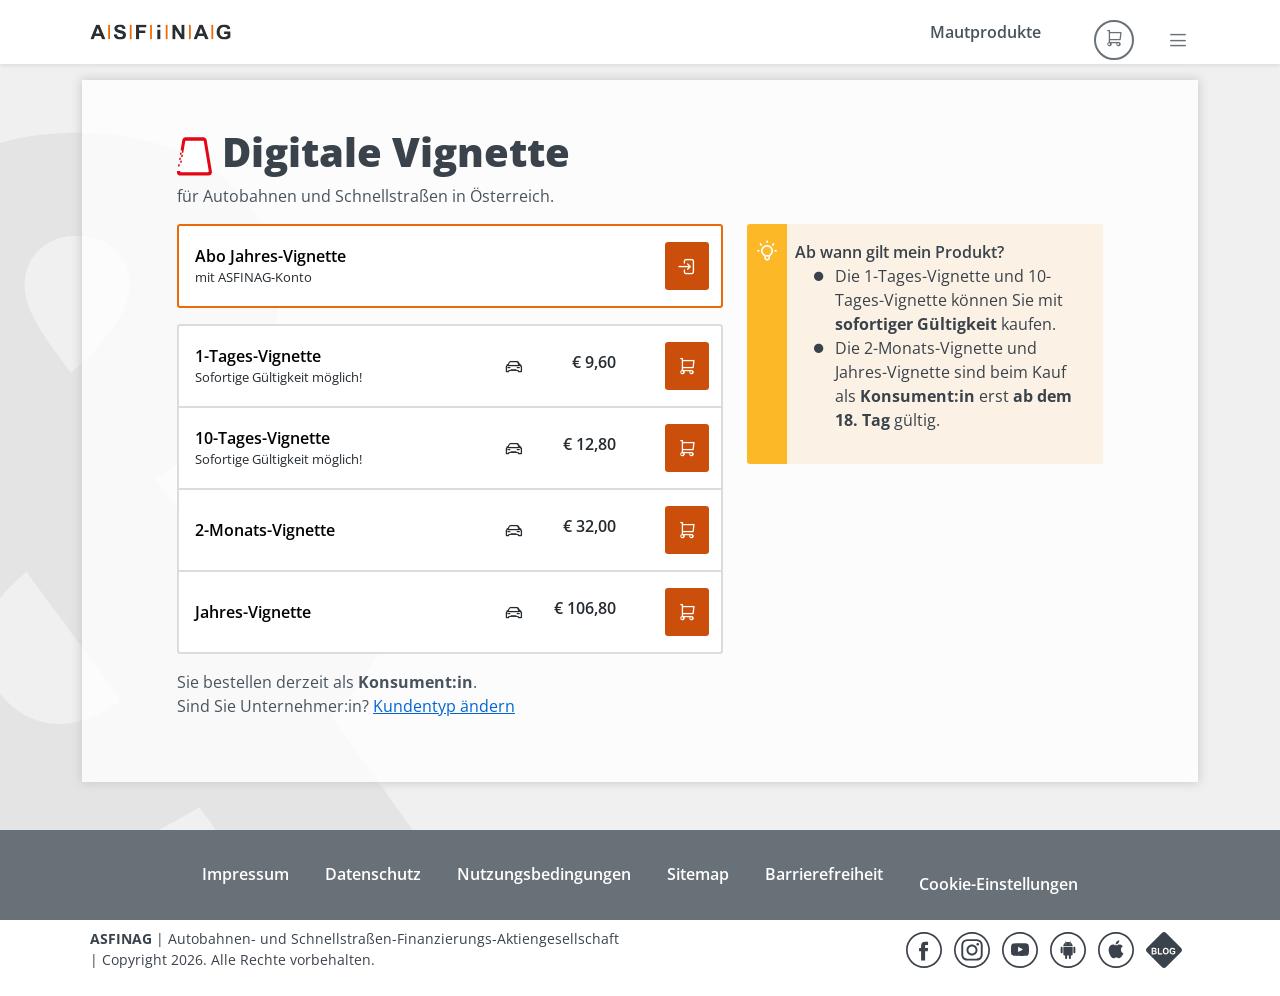
<file: de/maut-produkte/digitale-vignette/index.html>
<html class="no-js scroll-padding " lang="de" data-currentlanguage="de" id="html"><head>
    <title>Vignetten Produktauswahl | offizieller ASFINAG-Mautshop</title>
    <meta charset="utf-8">
    <meta name="viewport" content="width=device-width, initial-scale=1">
    <meta http-equiv="X-UA-Compatible" content="IE=edge,chrome=1">
    <meta name="Page.Published" content="12.05.2025 14:47:35 ">
    <meta name="Page.Modified" content="12.05.2025 14:47:35">
    <meta name="SiteSettings.Modified" content="09.10.2017 15:29:33">
    <meta name="onlinetest" content="IDDIVIWEBSHOP9568712365">
    <meta name="theme-color" content="#ffffff">
    <meta name="msapplication-config" content="/CommonContent/favicons/browserconfig.xml">

    <script type="text/javascript" src="/ruxitagentjs_ICANVfhqrux_10335260306043831.js" data-dtconfig="rid=RID_-1609989081|rpid=-1912373061|domain=asfinag.at|reportUrl=/rb_4e1c609d-9c91-4479-8229-895178b678a1|app=5ef91f8ab7ed87cd|ssc=1|coo=1|owasp=1|featureHash=ICANVfhqrux|rdnt=1|uxrgce=1|cuc=7pcmqbje|mel=100000|md=mdcc1=a#scroll-magic-fix-container ^rb div.dv-form ^rb div:nth-child(1) ^rb div.col-xs-10col-md-8 ^rb span,mdcc3=a#div-speciallicenseplate-header@style,mdcc4=a[name='Name']@content,mdcc5=a[name='Email']@content,mdcc6=a[name='SalesPartnerUserName']@content,mdcc7=a[name='SalesPartnerUserEmail']@content,mdcc8=a[name='SalesPartnerStoreName']@content,mdcc9=a[name='SalesPartnerName']@content,mdcc10=a[name='MainSalesPartnerUserEmail']@content|lastModification=1779818762017|tp=500,50,0|srbbv=2|agentUri=/ruxitagentjs_ICANVfhqrux_10335260306043831.js"></script><link rel="apple-touch-icon" sizes="180x180" href="/CommonContent/favicons/apple-touch-icon-PYAaQjnM8s.png">
<link rel="icon" type="image/png" sizes="32x32" href="/CommonContent/favicons/favicon-32x32-PYAaQjnM8s.png">
<link rel="icon" type="image/png" sizes="16x16" href="/CommonContent/favicons/favicon-16x16-PYAaQjnM8s.png">
<link rel="manifest" href="/CommonContent/favicons/site-PYAaQjnM8s.webmanifest">
<link rel="mask-icon" href="/CommonContent/favicons/safari-pinned-tab-PYAaQjnM8s.svg" color="#5bbad5">
<link rel="shortcut icon" href="/CommonContent/favicons/favicon-PYAaQjnM8s.ico">


    <link rel="canonical" href="https://shop.asfinag.at/de/maut-produkte/digitale-vignette/">

    <link rel="alternate" href="https://shop.asfinag.at/de/maut-produkte/digitale-vignette/" hreflang="de">
<link rel="alternate" href="https://shop.asfinag.at/en/toll-products/digital-vignette/" hreflang="en">
<link rel="alternate" href="https://shop.asfinag.at/fr/produits-de-peage/la-vignette-de-telepeage/" hreflang="fr">
<link rel="alternate" href="https://shop.asfinag.at/it/prodotti-di-pedaggio/il-talloncino-digitale/" hreflang="it">
<link rel="alternate" href="https://shop.asfinag.at/nl/tolproducten/het-digitale-vignet/" hreflang="nl">
<link rel="alternate" href="https://shop.asfinag.at/da/vejafgiftsprodukter/den-digitale-vignet/" hreflang="da">
<link rel="alternate" href="https://shop.asfinag.at/cs/mytne-produkty/digitalni-znamka/" hreflang="cs">
<link rel="alternate" href="https://shop.asfinag.at/sl/cestninski-izdelki/digitalna-vinjeta/" hreflang="sl">
<link rel="alternate" href="https://shop.asfinag.at/hu/utdijtermekek/digitalis-matrica/" hreflang="hu">
<link rel="alternate" href="https://shop.asfinag.at/sk/myte-produkty/digitalna-dialnicna-znamka/" hreflang="sk">
<link rel="alternate" href="https://shop.asfinag.at/hr/proizvodi-za-naplatu-cestarine/digitalna-vinjeta/" hreflang="hr">
<link rel="alternate" href="https://shop.asfinag.at/ro/produsele-de-taxa-de-autostrada/vinieta-digitala/" hreflang="ro">
<link rel="alternate" href="https://shop.asfinag.at/pl/oplaty-drogowe/elektroniczna-winieta/" hreflang="pl">
<link rel="alternate" href="https://shop.asfinag.at/tr/ucretli-gecis-urunleri/dijital-vinyet/" hreflang="tr">
 <link rel="alternate" href="https://shop.asfinag.at/en/toll-products/digital-vignette/" hreflang="x-default">


    <link rel="stylesheet" href="/Content/divi-theme/css/theme-bootstrap.css?v=41C66BEAA990946BE20DF05742BF37BE">
    <link rel="stylesheet" href="/Content/divi-theme/css/theme-mautshop.css?v=9FC183BDEF68543C250B356BD48D1C52">
    <style type="text/css" nonce="">

        :root {
            --asf-additional-pt:  0rem;
            --asf-additional-pt-lg: 0rem;
        }
    </style>

    
    <script src="https://p.teads.tv/teads-fellow.js" async=""></script>
    <script nonce="">
    window.teads_e = window.teads_e || [];
    window.teads_buyer_pixel_id = "9818";
    </script>


    

    <style type="text/css" nonce="">#communication-widget {
display: none;
}
table {
  font-size: 0.75rem
}
.special-toll-product-selection-dialog {
    width: 90%;
    max-width: 1140px;
}</style>

<script type="text/javascript" async="" src="https://analytics.asfinag.at/matomo.js"></script>
</head>
<body class="" data-not-supported-chat-browser-regex="" data-loading-text="wird geladen" data-w3c-validator-enabled="false" data-is-ciam="false" data-is-anonymous="true" id="body">
    

    <div class="page">
<nav>
    <ul id="block-page-areas" class="block-page-areas">
        <li>
            <a accesskey="0" href="#main-content" id="PageAreasPartialViewModel_MainContentAnchorLink">Inhalte (<span lang="en">AccessKey</span> 0)</a>
        </li>
        <li>
            <a accesskey="1" href="#main-menu-anchor" id="PageAreasPartialViewModel_MainMenuAnchorLink">Hauptnavigation (<span lang="en">AccessKey</span> 1)</a>
        </li>
    </ul>
</nav>        <header class="w-100 bg-white" id="header">

<div class="shadow-sm">
    <div class="container-lg">
        <div class="row">
            <div class="col-12">
                <nav class="navbar align-items-center align-content-center" id="main-menu-anchor">
                    <a aria-label="Startseite ASFINAG-Mautshop" class="me-auto" href="/de/" id="HeaderPartialViewModel_LogoLink" title="Startseite ASFINAG-Mautshop"><img alt="" src="/globalassets/asfinag-logos/asfiang-logo.svg"></a>
                    <ul class="align-items-center nav fw-600  main-nav-bar" id="main-nav-bar">
                                <li class="nav-item d-none d-lg-flex">
                                    <a class="nav-link fw-600" href="/de/maut-produkte/" id="HeaderPartialViewModel_menu_Link">Mautprodukte</a>
                                </li>
                        <li>
                            <a aria-label="Warenkorb ist leer" class="btn rounded-circle p-0 ms-2 ms-lg-4 position-relative btn-outline-secondary" href="/de/produktkauf/warenkorb/" id="HeaderPartialViewModel_CartLink" title="Warenkorb"><i aria-hidden="true" class="asf-shopping-cart"></i></a>
                        </li>
                        <li>
                            
<button aria-expanded="false" aria-label="Mehr" class="btn btn-outline-secondary border-0 ms-2 ms-lg-4" id="HeaderPartialViewModel_MoreMenuPartialViewModel_ExpandMoreMenuButton" title="Mehr" type="button"><i aria-hidden="true" class="asf-hamburger-navi"></i></button>


<div popover="manual" id="more-menu-container" class="border-0 w-100 p-0 more-menu-container">
    <div class="container-lg">
        <div class="row justify-content-end">
            <div class="d-flex flex-column ps-3 ps-lg-0 pe-0 pe-lg-3 more-menu" id="more-menu">
                <div class="bg-gray-300 p-3">
                    
<div class="col-12 text-end">
<form action="/de/maut-produkte/digitale-vignette/ChangeLanguage/" data-ignore-unload="" id="HeaderPartialViewModel_MoreMenuPartialViewModel_ChangeLanguagePartialFormViewModel_change-language-form" method="post"><input name="__RequestVerificationToken" type="hidden" value="0WlKkAf0vxrnp5K-4zDAHXZLAQgAW5VkQN4YsgEHAlDJi3DyQLKzu78ja9hmq2r8Kix9tj8hXpkJwTiXeYI5SLDjQ23zzlwQWgGA-qtWmwU1"><select aria-errormessage="HeaderPartialViewModel_MoreMenuPartialViewModel_ChangeLanguagePartialFormViewModel_ChangeLanguage_LanguageCode_Error_Message" class="selectpicker form-control mw-50 ms-auto pe-5 rounded-pill more-menu-language-selector" id="HeaderPartialViewModel_MoreMenuPartialViewModel_ChangeLanguagePartialFormViewModel_ChangeLanguage_LanguageCode" name="LanguageCodeWithRedirectUrl" required="required" title="Sprache"><option selected="selected" value="de;/de/maut-produkte/digitale-vignette?type=car">Deutsch</option><option value="en;/en/toll-products/digital-vignette?type=car">English</option><option value="fr;/fr/produits-de-peage/la-vignette-de-telepeage?type=car">français</option><option value="it;/it/prodotti-di-pedaggio/il-talloncino-digitale?type=car">italiano</option><option value="nl;/nl/tolproducten/het-digitale-vignet?type=car">Nederlands</option><option value="da;/da/vejafgiftsprodukter/den-digitale-vignet?type=car">dansk</option><option value="cs;/cs/mytne-produkty/digitalni-znamka?type=car">čeština</option><option value="sl;/sl/cestninski-izdelki/digitalna-vinjeta?type=car">slovenščina</option><option value="hu;/hu/utdijtermekek/digitalis-matrica?type=car">magyar</option><option value="sk;/sk/myte-produkty/digitalna-dialnicna-znamka?type=car">slovenčina</option><option value="hr;/hr/proizvodi-za-naplatu-cestarine/digitalna-vinjeta?type=car">hrvatski</option><option value="ro;/ro/produsele-de-taxa-de-autostrada/vinieta-digitala?type=car">română</option><option value="pl;/pl/oplaty-drogowe/elektroniczna-winieta?type=car">polski</option><option value="tr;/tr/ucretli-gecis-urunleri/dijital-vinyet?type=car">Türkçe</option></select><div class="validation-error" id="HeaderPartialViewModel_MoreMenuPartialViewModel_ChangeLanguagePartialFormViewModel_ChangeLanguage_LanguageCode_Error_Message"><ul><li data-val-rule="regular-expression">The field LanguageCodeWithRedirectUrl must match the regular expression '[a-zA-Z]{2};.+'.</li></ul></div></form></div>
                    
                    <div class="pt-1" id="more-menu-error-append">
                        

    <details class="bg-gray-100 rounded p-3 mt-2" data-group="more-menu">
        <summary>
            <div class="d-flex">
                <div class="d-flex flex-wrap justify-content-between">
                    <div class="text-secondary fw-600 pe-1">Kundentyp:</div>
                    <div class="color-gray-700 fw-600">Konsument:in</div>
                </div>
                <div class="d-flex asf-summary-arrow ms-auto" aria-hidden="true"></div>
            </div>
        </summary>
        <div class="pt-3 color-gray">
            <p>Heute gekaufte Digitale 2-Monats-Vignetten und Digitale Jahresvignetten gelten aufgrund<strong class="extra-bold">&nbsp;des Rücktrittsrechts beim Online-Kauf frühestens ab 20.06.2026. </strong>Alle anderen Mautprodukte können Sie sofort nutzen. (Mehr Infos in den FAQ)</p>

<a class="fw-600" href="/de/kundentypauswahl/?redirectUrl=%2Fde%2Fmaut-produkte%2Fdigitale-vignette%3Ftype%3Dcar" id="HeaderPartialViewModel_MoreMenuPartialViewModel_MoreMenuUserInformation_ChangeCustomerTypeLink" title="Wählen Sie zwischen Konsument:in und Unternehmer:in aus">Kundentyp ändern</a>        </div>
    </details>



                        
                            <details class="bg-gray-100 rounded p-3 mt-2" data-group="more-menu">
                                <summary>
                                    <div class="d-flex">
                                        <div class="d-flex justify-content-between text-secondary fw-600">Produktinformationen</div>
                                        <div class="d-flex asf-summary-arrow ms-auto" aria-hidden="true"></div>
                                    </div>
                                </summary>
                                <ul class="mt-2 mb-0 p-0">
                                        <li class="d-block ps-2 py-1">
                                            <small>
                                                <a class="text-secondary text-decoration-none fw-600" href="/de/produkte/digitale-vignette/" id="HeaderPartialViewModel_MoreMenuPartialViewModel_subMenuItem_Link" title="Mehr Infos zur Digitalen Vignette">Digitale Vignette</a>
                                            </small>
                                        </li>
                                        <li class="d-block ps-2 py-1">
                                            <small>
                                                <a class="text-secondary text-decoration-none fw-600" href="/de/produkte/digitale-streckenmaut/" id="HeaderPartialViewModel_MoreMenuPartialViewModel_subMenuItem_Link" title="Mehr Infos zur Digitalen Streckenmaut">Digitale Streckenmaut</a>
                                            </small>
                                        </li>
                                        <li class="d-block ps-2 py-1">
                                            <small>
                                                <a class="text-secondary text-decoration-none fw-600" href="/de/produkte/digitale-streckenmaut-flex/" id="HeaderPartialViewModel_MoreMenuPartialViewModel_subMenuItem_Link" title="Mehr Infos zur  Digitalen Streckenmaut FLEX">Digitale Streckenmaut FLEX</a>
                                            </small>
                                        </li>
                                        <li class="d-block ps-2 py-1">
                                            <small>
                                                <a class="text-secondary text-decoration-none fw-600" href="/de/produkte/abo-vignette-mehrfahrtenkarte/" id="HeaderPartialViewModel_MoreMenuPartialViewModel_subMenuItem_Link" title="Mehr Infos zum Abo">Abo</a>
                                            </small>
                                        </li>
                                        <li class="d-block ps-2 py-1">
                                            <small>
                                                <a class="text-secondary text-decoration-none fw-600" href="/de/produkte/rubbelkarte/" id="HeaderPartialViewModel_MoreMenuPartialViewModel_subMenuItem_Link" title="Mehr Infos zur Rubbelkarte">Rubbelkarte</a>
                                            </small>
                                        </li>
                                        <li class="d-block ps-2 py-1">
                                            <small>
                                                <a class="text-secondary text-decoration-none fw-600" href="/de/produkte/e-vignette-slowenien/" id="HeaderPartialViewModel_MoreMenuPartialViewModel_subMenuItem_Link" title="Slowenien E-Vignette">Slowenien E-Vignette</a>
                                            </small>
                                        </li>
                                </ul>
                            </details>

                        <ul class="mt-4 mb-0 p-0">
                            
                                <li class="d-block d-lg-none py-2">
                                    <a class="color-gray-700 text-decoration-none fw-600" href="/de/maut-produkte/" id="HeaderPartialViewModel_MoreMenuPartialViewModel_menuItem">Mautprodukte</a>
                                </li>
                                                            <li class="d-block py-2">
                                    <a class="color-gray-700 text-decoration-none fw-600" href="/de/mautplaner-routenplanung/" id="HeaderPartialViewModel_MoreMenuPartialViewModel_menuItem" title="Mautplaner">Mautplaner</a>
                                </li>
                                <li class="d-block py-2">
                                    <a class="color-gray-700 text-decoration-none fw-600" href="https://evidenz.asfinag.at/" id="HeaderPartialViewModel_MoreMenuPartialViewModel_menuItem" title="Jetzt Gültigkeit abfragen">Gültigkeitsabfrage</a>
                                </li>
                                <li class="d-block py-2">
                                    <a class="color-gray-700 text-decoration-none fw-600" href="/de/infoseiten/kontakt/" id="HeaderPartialViewModel_MoreMenuPartialViewModel_menuItem" title="Hier können Sie uns kontaktieren">Kontakt</a>
                                </li>
                                <li class="d-block py-2">
                                    <a class="color-gray-700 text-decoration-none fw-600" href="/de/infoseiten/faq/" id="HeaderPartialViewModel_MoreMenuPartialViewModel_menuItem" title="Hier finden Sie die FAQ">Fragen und Antworten</a>
                                </li>
                                <li class="d-block py-2">
                                    <a class="color-gray-700 text-decoration-none fw-600" href="/de/selfcare/mein-konto/anmeldung-grosskunden/" id="HeaderPartialViewModel_MoreMenuPartialViewModel_menuItem" title="Hier geht's zum Login für Großkunden">Anmeldung für Großkunden</a>
                                </li>
                        </ul>
                    <noscript>
    <div class="col-12">
        <div aria-live="polite" class="alert-warning&#32;alert&#32;center-block&#32;mt-3&#32;mb-0" role="alert"><p>In Ihrem Browser ist JavaScript deaktiviert. Bitte aktivieren Sie JavaScript für eine bestmögliche Funktion der Website.</p></div>
    </div>
</noscript></div>
                </div>
            </div>
        </div>
    </div>
</div>


                        </li>
                    </ul>
                </nav>

            </div>
        </div>
    </div>
</div>


        </header>

        <main lang="de" id="main-content">

            

            <div class="container-lg">
    <div class="row">
        
<noscript>
    <div class="col-12">
        <div aria-live="polite" class="alert-warning&#32;alert&#32;center-block&#32;mt-3&#32;mb-0" role="alert"><p>In Ihrem Browser ist JavaScript deaktiviert. Bitte aktivieren Sie JavaScript für eine bestmögliche Funktion der Website.</p></div>
    </div>
</noscript>

        



            <div class="mb-3 mb-lg-0">
                    <div aria-hidden="true" class="d-print-none col-12" id="error_async_request_failed" style="display: none;">

        <div aria-live="polite" class="alert-danger alert center-block mt-3 mb-0" role="alert"><p>Bei Ihrer Anfrage ist ein Fehler aufgetreten.</p></div>
    </div>

            </div>
    </div>
</div>

            

<div class="container-lg">
    <div class="content-frame mt-0 mt-lg-3 mb-5 py-3 py-lg-5 bg-opacity-10">
        <div class="row">
            <div class="col-12 col-lg-11 offset-lg-1">
                <h1><img title="" src="/globalassets/_ms2.0/logos/digitale-vignette/logo-symbol-vignette.svg" alt="" width="35" height="39"> Digitale Vignette</h1>
<p>für Autobahnen und Schnellstraßen in Österreich.</p>
            </div>
        </div>

        <div class="row d-lg-flex">
            <div class="col-12 col-lg-4 order-lg-2">
                <span class="d-block d-lg-none">
                        <div class="alert alert-hint editor-content">
        <div class="d-inline inherit fw-600">Ab wann gilt mein Produkt?</div>
        <ul>
<li>Die 1-Tages-Vignette und 10-Tages-Vignette können Sie mit <strong>sofortiger Gültigkeit</strong> kaufen.</li>
<li>Die 2-Monats-Vignette und Jahres-Vignette sind beim Kauf als <strong>Konsument:in</strong> erst <strong>ab dem 18. Tag</strong> gültig.</li>
</ul>
    </div>

                </span>
                <span class="d-none d-lg-block">

                        <div class="alert alert-hint editor-content">
        <div class="d-inline inherit fw-600">Ab wann gilt mein Produkt?</div>
        <ul>
<li>Die 1-Tages-Vignette und 10-Tages-Vignette können Sie mit <strong>sofortiger Gültigkeit</strong> kaufen.</li>
<li>Die 2-Monats-Vignette und Jahres-Vignette sind beim Kauf als <strong>Konsument:in</strong> erst <strong>ab dem 18. Tag</strong> gültig.</li>
</ul>
    </div>

                </span>
            </div>
            <div class="col-12 col-lg-6 offset-lg-1 order-lg-1">
                <ul class="list-group mb-3" role="list">
                    
<li class="list-group-item border-primary border rounded border-top rounded-top">
    <div class="row d-flex align-items-center">
        <div class="col-6 col-md-7">
            <div class="fw-600 m-0 h6 text-black lh-base">Abo Jahres-Vignette</div>
            <div class="text-small">mit ASFINAG-Konto</div>
        </div>

        <div class="col-4 col-md-3 fw-600">
            <div class="d-flex justify-content-between">
                <div class="d-flex">
                    
                    
                </div>
            </div>
        </div>
        <div class="col-2 d-flex justify-content-end p-0">
            
<form action="/de/maut-produkte/digitale-vignette/AnonymousSubscriptionCiamLoginInitiate/" method="post"><input name="__RequestVerificationToken" type="hidden" value="Gxy9axF4bZPJYi_2EgQ0j_Egpi7cc01Vkna8zyZSS5z0yCIeOcAPXnKMLAqgweg27uJVQxRuOePT6TxmXb_x7gGOI4qwYpim-QvY4CJKwFc1"><input id="ProductPartialViewModels_0__AnonymousSubscriptionCiamLoginPartialFormViewModel_RedirectUrl" maxlength="1024" name="RedirectUrl" type="hidden" value="/de/maut-produkte/digitale-vignette/?type=car">

<button aria-label="Im ASFINAG-Konto anmelden" class="btn btn-primary me-2" id="ProductPartialViewModels_0__AnonymousSubscriptionCiamLoginPartialFormViewModel_LoginButton" title="Im ASFINAG-Konto anmelden" type="submit"><i aria-hidden="true" class="asf-login"></i></button>
</form>
        </div>
    </div>
</li>
<li class="list-group-item border-top rounded-top mt-3">
    <div class="row d-flex align-items-center">
        <div class="col-6 col-md-7">
            <div class="fw-600 m-0 h6 text-black lh-base">1-Tages-Vignette</div>
            <div class="text-small">Sofortige Gültigkeit möglich!</div>
        </div>

        <div class="col-4 col-md-3 fw-600">
            <div class="d-flex justify-content-between">
                <div class="d-flex">
                    <span class="sr-only">für Auto</span>
<span class="vehicleIcon"><i class="asf-car" aria-hidden="true"></i></span>

                    
                </div>
                    <div class="d-flex">€&nbsp;9,60</div>
            </div>
        </div>
        <div class="col-2 d-flex justify-content-end p-0">
<form action="/de/produktkauf/warenkorb/index.php" method="get"><input name="__RequestVerificationToken" type="hidden" value="8MaCCYCzq7OgRrzzsi9ISzWzI9zvml33F9fcuvDhkCMMKsmi9jhAjt4SlhAejgFL527k2owisVfRx8FUOGs1gTdj2sewgWpqKMdV2quISZQ1"><input aria-errormessage="ProductPartialViewModels_1__AddToCartPartialFormViewModel_VariantCode_Error_Message" id="ProductPartialViewModels_1__AddToCartPartialFormViewModel_VariantCode" maxlength="100" name="VariantCode" required="required" type="hidden" value="B26S"><div class="validation-error" id="ProductPartialViewModels_1__AddToCartPartialFormViewModel_VariantCode_Error_Message"><ul><li data-val-rule="required">VariantCode ist erforderlich</li></ul></div>
<input id="ProductPartialViewModels_1__AddToCartPartialFormViewModel_IsSubscription" name="IsSubscription" type="hidden" value="False">
<input type="hidden" name="product_name" value="1-Tages-Vignette">
<input type="hidden" name="product_price" value="9.60">
<button aria-label="1-Tages-Vignette Pkw 2026 € 9,60 Kaufen" class="btn btn-primary me-2" id="ProductPartialViewModels_1__AddToCartPartialFormViewModel_AddToCartButton" title="1-Tages-Vignette Pkw 2026 € 9,60 Kaufen" type="submit"><i aria-hidden="true" class="asf-shopping-cart"></i></button>
</form>            

        </div>
    </div>
</li>
<li class="list-group-item ">
    <div class="row d-flex align-items-center">
        <div class="col-6 col-md-7">
            <div class="fw-600 m-0 h6 text-black lh-base">10-Tages-Vignette</div>
            <div class="text-small">Sofortige Gültigkeit möglich!</div>
        </div>

        <div class="col-4 col-md-3 fw-600">
            <div class="d-flex justify-content-between">
                <div class="d-flex">
                    <span class="sr-only">für Auto</span>
<span class="vehicleIcon"><i class="asf-car" aria-hidden="true"></i></span>

                    
                </div>
                    <div class="d-flex">€&nbsp;12,80</div>
            </div>
        </div>
        <div class="col-2 d-flex justify-content-end p-0">
<form action="/de/produktkauf/warenkorb/index.php" method="get"><input name="__RequestVerificationToken" type="hidden" value="Sw8WiHPs_lTg7s0Uc_P0Yyv4cGDctwQkiYvOkxs8JT2xUeHYExjzq9YEl9lVoOsjzoYoRWMziWP9lpgVaLdt_AC-e8I9ULpti_AXk35DPE01"><input aria-errormessage="ProductPartialViewModels_2__AddToCartPartialFormViewModel_VariantCode_Error_Message" id="ProductPartialViewModels_2__AddToCartPartialFormViewModel_VariantCode" maxlength="100" name="VariantCode" required="required" type="hidden" value="B26T"><div class="validation-error" id="ProductPartialViewModels_2__AddToCartPartialFormViewModel_VariantCode_Error_Message"><ul><li data-val-rule="required">VariantCode ist erforderlich</li></ul></div>
<input id="ProductPartialViewModels_2__AddToCartPartialFormViewModel_IsSubscription" name="IsSubscription" type="hidden" value="False">
<input type="hidden" name="product_name" value="10-Tages-Vignette">
<input type="hidden" name="product_price" value="12.80">
<button aria-label="10-Tages-Vignette Pkw 2026 € 12,80 Kaufen" class="btn btn-primary me-2" id="ProductPartialViewModels_2__AddToCartPartialFormViewModel_AddToCartButton" title="10-Tages-Vignette Pkw 2026 € 12,80 Kaufen" type="submit"><i aria-hidden="true" class="asf-shopping-cart"></i></button>
</form>            

        </div>
    </div>
</li>
<li class="list-group-item ">
    <div class="row d-flex align-items-center">
        <div class="col-6 col-md-7">
            <div class="fw-600 m-0 h6 text-black lh-base">2-Monats-Vignette</div>
            <div class="text-small"></div>
        </div>

        <div class="col-4 col-md-3 fw-600">
            <div class="d-flex justify-content-between">
                <div class="d-flex">
                    <span class="sr-only">für Auto</span>
<span class="vehicleIcon"><i class="asf-car" aria-hidden="true"></i></span>

                    
                </div>
                    <div class="d-flex">€&nbsp;32,00</div>
            </div>
        </div>
        <div class="col-2 d-flex justify-content-end p-0">
<form action="/de/produktkauf/warenkorb/index.php" method="get"><input name="__RequestVerificationToken" type="hidden" value="W-an7ZVgHIUH6Cunv1mMukJW4yi8kTaPl_XcLQu4pKsffBmxBuKyZZWZjahC6yi90qsJEbmocs8G57QT8yw3bCIA9GwOaa_YdU4wIQD1SCQ1"><input aria-errormessage="ProductPartialViewModels_3__AddToCartPartialFormViewModel_VariantCode_Error_Message" id="ProductPartialViewModels_3__AddToCartPartialFormViewModel_VariantCode" maxlength="100" name="VariantCode" required="required" type="hidden" value="B26M"><div class="validation-error" id="ProductPartialViewModels_3__AddToCartPartialFormViewModel_VariantCode_Error_Message"><ul><li data-val-rule="required">VariantCode ist erforderlich</li></ul></div>
<input id="ProductPartialViewModels_3__AddToCartPartialFormViewModel_IsSubscription" name="IsSubscription" type="hidden" value="False">
<input type="hidden" name="product_name" value="2-Monats-Vignette">
<input type="hidden" name="product_price" value="32.00">
<button aria-label="2-Monats-Vignette Pkw 2026 € 32,00 Kaufen" class="btn btn-primary me-2" id="ProductPartialViewModels_3__AddToCartPartialFormViewModel_AddToCartButton" title="2-Monats-Vignette Pkw 2026 € 32,00 Kaufen" type="submit"><i aria-hidden="true" class="asf-shopping-cart"></i></button>
</form>            

        </div>
    </div>
</li>
<li class="list-group-item ">
    <div class="row d-flex align-items-center">
        <div class="col-6 col-md-7">
            <div class="fw-600 m-0 h6 text-black lh-base">Jahres-Vignette</div>
            <div class="text-small"></div>
        </div>

        <div class="col-4 col-md-3 fw-600">
            <div class="d-flex justify-content-between">
                <div class="d-flex">
                    <span class="sr-only">für Auto</span>
<span class="vehicleIcon"><i class="asf-car" aria-hidden="true"></i></span>

                    
                </div>
                    <div class="d-flex">€&nbsp;106,80</div>
            </div>
        </div>
        <div class="col-2 d-flex justify-content-end p-0">
<form action="/de/produktkauf/warenkorb/index.php" method="get"><input name="__RequestVerificationToken" type="hidden" value="iqJaFawPt61A6e1JeE9-fvQ9dQbK7j2Z70oOkEOGEAr15bWxmxqS3SLOmHJxWhmtoTpXx_nr87hbX4PaEeAjO9dZ4ksiyN5ZTne6NJA-lHQ1"><input aria-errormessage="ProductPartialViewModels_4__AddToCartPartialFormViewModel_VariantCode_Error_Message" id="ProductPartialViewModels_4__AddToCartPartialFormViewModel_VariantCode" maxlength="100" name="VariantCode" required="required" type="hidden" value="B26J"><div class="validation-error" id="ProductPartialViewModels_4__AddToCartPartialFormViewModel_VariantCode_Error_Message"><ul><li data-val-rule="required">VariantCode ist erforderlich</li></ul></div>
<input id="ProductPartialViewModels_4__AddToCartPartialFormViewModel_IsSubscription" name="IsSubscription" type="hidden" value="False">
<input type="hidden" name="product_name" value="Jahres-Vignette">
<input type="hidden" name="product_price" value="106.80">
<button aria-label="Jahres-Vignette Pkw 2026 € 106,80 Kaufen" class="btn btn-primary me-2" id="ProductPartialViewModels_4__AddToCartPartialFormViewModel_AddToCartButton" title="Jahres-Vignette Pkw 2026 € 106,80 Kaufen" type="submit"><i aria-hidden="true" class="asf-shopping-cart"></i></button>
</form>            

        </div>
    </div>
</li>
                </ul>

                <div class="customer-type-info">
    Sie bestellen derzeit als <strong>Konsument:in</strong>.
    <p>Sind Sie Unternehmer:in? <a href="/de/kundentypauswahl/?redirectUrl=/de/maut-produkte/digitale-vignette?type%3dcar" id="Link" title="Wählen Sie zwischen Konsument:in und Unternehmer:in aus">Kundentyp ändern</a>
</p>
</div>

            </div>
        </div>
    </div>
</div>


        </main>
    </div>


<footer class="mt-lg-0 p-0 bg-white" id="Footer">
    <div class="bg-secondary">
        <div class="container footer-links text-center">
            <nav aria-label="Navigation">
                <ul class="p-0 m-0">
                        <li class="d-block d-md-inline-block p-2 p-lg-3 fw-600">
                            <a href="/de/infoseiten/impressum/" id="FooterPartialViewModel_linkItem" title="Hier finden Sie das Impressum">Impressum</a>
                        </li>
                        <li class="d-block d-md-inline-block p-2 p-lg-3 fw-600">
                            <a href="/de/infoseiten/datenschutz/" id="FooterPartialViewModel_linkItem" title="Hier finden Sie die Datenschutzerklärung">Datenschutz</a>
                        </li>
                        <li class="d-block d-md-inline-block p-2 p-lg-3 fw-600">
                            <a href="/de/infoseiten/allgemeine-nutzungsbedingungen/" id="FooterPartialViewModel_linkItem" title="Hier finden Sie die Nutzungsbedingungen">Nutzungsbedingungen</a>
                        </li>
                        <li class="d-block d-md-inline-block p-2 p-lg-3 fw-600">
                            <a href="/de/infoseiten/sitemap/" id="FooterPartialViewModel_linkItem" title="Hier finden Sie die Sitemap">Sitemap</a>
                        </li>
                        <li class="d-block d-md-inline-block p-2 p-lg-3 fw-600">
                            <a href="/de/infoseiten/barrierefreiheit/" id="FooterPartialViewModel_linkItem" target="_top" title="hier finden sie die Erklärung zur Barrierefreiheit">Barrierefreiheit</a>
                        </li>
                    <li class="d-block d-md-inline-block p-2 p-lg-3 fw-600">
                        <button class="btn btn-footer p-0 border-0 rounded-0" id="FooterPartialViewModel_CookieSettingsButton" title="Hier Cookie-Einstellungen ändern" type="button">Cookie-Einstellungen</button>
                    </li>
                </ul>
            </nav>
        </div>
    </div>
    <div class="container" style="padding-bottom: 0px;">
        <div class="row p-2">
            <div class="col-lg-6 col-12 editor-content">
                <p class="small"><strong>ASFINAG</strong> | Autobahnen- und Schnellstraßen-Finanzierungs-Aktiengesellschaft | Copyright 2026. Alle Rechte vorbehalten.</p>
            </div>

            <div class="col-lg-6 col-12 d-flex pb-3 justify-content-center justify-content-lg-end align-items-end">
                <nav aria-label="Navigationselemente für Social Media" class="social-media-icons">
                    <ul class="list-unstyled-inline">
<li><a title="Facebook (öffnet ein neues Fenster)" href="https://www.facebook.com/ASFINAG/" target="_blank" rel="noopener" aria-label="Facebook (öffnet ein neues Fenster)"><img title="ASFINAG auf Facebook" src="/globalassets/_ms2.0/icons/social-media/asf_facebook.svg" alt="Zum ASFINAG-Facebook-Profil" width="44" height="44"> </a></li>
<li><a title="Instagram (Öffnet ein neues Fenster)" href="https://www.instagram.com/asfinag.at/" target="_blank" rel="noopener" aria-label="Instagram (Öffnet ein neues Fenster)"> <img title="ASFINAG auf Instagram" src="/globalassets/_ms2.0/icons/social-media/asf_instagram.svg" alt="Zum ASFINAG-Instagram-Profil" width="44" height="44"></a></li>
<li><a title="YouTube (Öffnet ein neues Fenster)" href="https://www.youtube.com/asfinagunterwegs" target="_blank" rel="noopener" aria-label="YouTube (Öffnet ein neues Fenster)"> <img title="ASFINAG auf YouTube" src="/globalassets/_ms2.0/icons/social-media/asf_youtube.svg" alt="Zum ASFINAG-Youtube-Kanal" width="44" height="44"></a></li>
<li><a title="Play Store (Öffnet ein neues Fenster)" href="https://play.google.com/store/apps/details?id=at.asfinag.unterwegs&amp;utm_source=landingpage" target="_blank" rel="noopener" aria-label="Play Store (Öffnet ein neues Fenster)"> <img title="ASFINAG App für Android" src="/globalassets/_ms2.0/icons/social-media/asf_android.svg" alt="ASFINAG-App im Play Store herunterladen" width="44" height="44"></a></li>
<li><a title="Appstore (Öffnet ein neues Fenster)" href="https://itunes.apple.com/at/app/unterwegs/id453459323?mt=8" target="_blank" rel="noopener" aria-label="Appstore (Öffnet ein neues Fenster)"> <img title="ASFINAG App im Apple Store" src="/globalassets/_ms2.0/icons/social-media/asf_ios.svg" alt="ASFINAG-App im Appstore herunterladen" width="44" height="44"></a></li>
<li><a title="Asfinag Blog (Öffnet ein neues Fenster)" href="http://blog.asfinag.at/" target="_blank" rel="noopener" aria-label="Asfinag Blog (Öffnet ein neues Fenster)"> <img title="ASFINAG Blog" src="/globalassets/_ms2.0/icons/social-media/asf_blog.svg" alt="Zum ASFINAG Blog" width="44" height="44"></a></li>
</ul>
                </nav>
            </div>
        </div>
    </div>
</footer>




<dialog class="modal-xl" tabindex="-1" role="dialog" id="FooterPartialViewModel_Lightbox">
    <div class="modal-dialog modal-xl" role="document">
        <div class="modal-content">
            <div class="modal-header">
<h1 class="h2"></h1>                <button aria-label="Schließen" class="btn btn-outline-secondary btn-icon ms-auto modal-close" id="FooterPartialViewModel_CloseButton" type="submit"><i aria-hidden="true" class="asf asf-ui-close"></i></button>
            </div>
            <div class="modal-body">
            </div>
        </div>
    </div>
</dialog>
    

<dialog class="modal-lg cookie-modal" tabindex="-1" id="cookie-modal" data-expires="90">
    <div class="modal-dialog modal-xl" role="document">
        <div class="modal-content">
            <div class="modal-header">
<h1 class="h2 modal-title">Verwendung von Cookies</h1>            </div>
            <div class="modal-body">
                <p>Wir nutzen Cookies, um Ihnen bestmöglichen Service zu bieten, darunter Spracheinstellungen und personalisierte Inhalte. Dabei werden auch personenbezogene Daten verarbeitet. Zusätzlich erheben wir Daten zur Website-Optimierung, zur Behebung funktionaler Probleme und für statistische Auswertungen.</p>
                <a href="/de/infoseiten/datenschutz/?showcookie=false" id="MasterPageDialogsPartialViewModel_CookieDialogPartialViewModel_PrivacyLink" title="Datenschutzerklärung">Datenschutzerklärung</a>
            </div>
            <div class="modal-footer">
                <button class="btn btn-outline-secondary m-1 no" id="MasterPageDialogsPartialViewModel_CookieDialogPartialViewModel_AcceptRequiredButton" title="Nur mit essentiellen Cookies fortfahren" type="submit">Nur mit essentiellen Cookies fortfahren</button>
                <button class="btn btn-outline-secondary m-1 yes" id="MasterPageDialogsPartialViewModel_CookieDialogPartialViewModel_AcceptAllButton" title="Alle akzeptieren" type="button">Akzeptieren</button>
            </div>
        </div>
    </div>
</dialog>







    <input name="__RequestVerificationToken" type="hidden" value="vpSlkRhwaaG6FF29l3Yudb4bk1TLvJmqFY4lMYamjASBhitvaO9I0kCT6var0rdaC3fNUfJB0Cis7iq6mYsPXNmyXghGUoz8pQeiMo1GEGE1">

    <script src="/Content/scripts/compiled/ms20.js?v=702522642195CE0146F81435F431C816"></script>

    <script type="text/javascript" nonce="">
            window.addEventListener('DOMContentLoaded', () => {
                Validation.initControl("ProductPartialViewModels_1__AddToCartPartialFormViewModel_VariantCode", "ProductPartialViewModels_1__AddToCartPartialFormViewModel_VariantCode_Error_Message");
Validation.initControl("ProductPartialViewModels_2__AddToCartPartialFormViewModel_VariantCode", "ProductPartialViewModels_2__AddToCartPartialFormViewModel_VariantCode_Error_Message");
Validation.initControl("ProductPartialViewModels_3__AddToCartPartialFormViewModel_VariantCode", "ProductPartialViewModels_3__AddToCartPartialFormViewModel_VariantCode_Error_Message");
Validation.initControl("ProductPartialViewModels_4__AddToCartPartialFormViewModel_VariantCode", "ProductPartialViewModels_4__AddToCartPartialFormViewModel_VariantCode_Error_Message");
Ms20.ExtendedMenu.init("HeaderPartialViewModel_MoreMenuPartialViewModel_ExpandMoreMenuButton");
Validation.initControl("HeaderPartialViewModel_MoreMenuPartialViewModel_ChangeLanguagePartialFormViewModel_ChangeLanguage_LanguageCode", "HeaderPartialViewModel_MoreMenuPartialViewModel_ChangeLanguagePartialFormViewModel_ChangeLanguage_LanguageCode_Error_Message");
ChangeLanguage.init("HeaderPartialViewModel_MoreMenuPartialViewModel_ChangeLanguagePartialFormViewModel_ChangeLanguage_LanguageCode", 'HeaderPartialViewModel_MoreMenuPartialViewModel_ChangeLanguagePartialFormViewModel_change-language-form');
NoScriptDuplicate.init('not-supported-browser','more-menu-error-append');
Ms20.Navigation.init();
Ms20.Footer.openCookieSettings("FooterPartialViewModel_CookieSettingsButton", 'cookie-modal');
Ms20.Footer.init();
Ms20.Lightbox.init("FooterPartialViewModel_Lightbox");
Ms20.ProductConfigurationPageMap.init();
CookieManager.init("cookie-modal", false, ["__RequestVerificationToken","_pk_id*","_pk_ses*","_pk_ref*",".ASPXANONYMOUS",".ASPXROLES","ASP.NET_SessionId",".AsfinagCustomerLogin","autologontokens","epslanguage","NonEssentialCookiesAccepted","evidence-counter","jsV","mtv1ConfSum","mtv1Pulse"] );
MatomoControl.init({"matomoPhp":"https://analytics.asfinag.at/matomo.php","matomoJs":"https://analytics.asfinag.at/matomo.js","matomoSiteId":"9","matomoBaseUrl":"https://analytics.asfinag.at/","containerIds":null}, 'v0KNxJk5GxfOCeopYh9qA9RqlyiR8bVuNTUA5k9cM3Q=');
MatomoControl.loadContainers();

                Ms20.init();
            });
    </script>

    




</body></html>
</file>
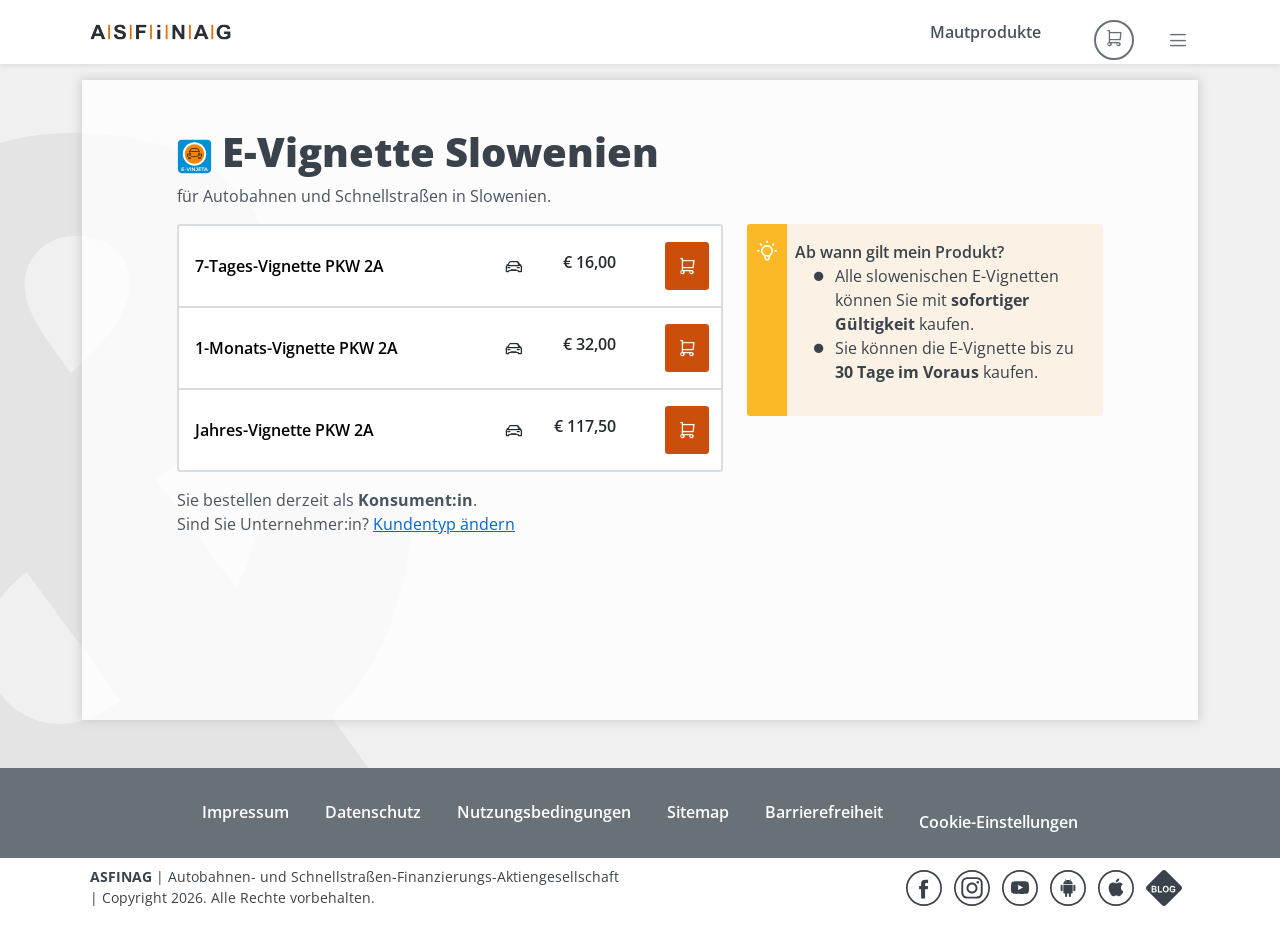
<file: de/maut-produkte/slowenien/index.html>
<html class="no-js scroll-padding " lang="de" data-currentlanguage="de" id="html"><head>
    <title>DARS Produktauswahl | offizieller ASFINAG-Mautshop</title>
    <meta charset="utf-8">
    <meta name="viewport" content="width=device-width, initial-scale=1">
    
    
    <meta http-equiv="X-UA-Compatible" content="IE=edge,chrome=1">
    <meta name="Page.Published" content="21.07.2025 14:27:48 ">
    <meta name="Page.Modified" content="21.07.2025 14:27:48">
    <meta name="SiteSettings.Modified" content="09.10.2017 15:29:33">
    <meta name="onlinetest" content="IDDIVIWEBSHOP9568712365">
    <meta name="theme-color" content="#ffffff">
    <meta name="msapplication-config" content="/CommonContent/favicons/browserconfig.xml">

    <script type="text/javascript" src="/ruxitagentjs_ICANVfhqrux_10335260306043831.js" data-dtconfig="rid=RID_-1640965867|rpid=-2032543346|domain=asfinag.at|reportUrl=/rb_4e1c609d-9c91-4479-8229-895178b678a1|app=5ef91f8ab7ed87cd|ssc=1|coo=1|owasp=1|featureHash=ICANVfhqrux|rdnt=1|uxrgce=1|cuc=7pcmqbje|mel=100000|md=mdcc1=a#scroll-magic-fix-container ^rb div.dv-form ^rb div:nth-child(1) ^rb div.col-xs-10col-md-8 ^rb span,mdcc3=a#div-speciallicenseplate-header@style,mdcc4=a[name='Name']@content,mdcc5=a[name='Email']@content,mdcc6=a[name='SalesPartnerUserName']@content,mdcc7=a[name='SalesPartnerUserEmail']@content,mdcc8=a[name='SalesPartnerStoreName']@content,mdcc9=a[name='SalesPartnerName']@content,mdcc10=a[name='MainSalesPartnerUserEmail']@content|lastModification=1779818762017|tp=500,50,0|srbbv=2|agentUri=/ruxitagentjs_ICANVfhqrux_10335260306043831.js"></script><link rel="apple-touch-icon" sizes="180x180" href="/CommonContent/favicons/apple-touch-icon-PYAaQjnM8s.png">
<link rel="icon" type="image/png" sizes="32x32" href="/CommonContent/favicons/favicon-32x32-PYAaQjnM8s.png">
<link rel="icon" type="image/png" sizes="16x16" href="/CommonContent/favicons/favicon-16x16-PYAaQjnM8s.png">
<link rel="manifest" href="/CommonContent/favicons/site-PYAaQjnM8s.webmanifest">
<link rel="mask-icon" href="/CommonContent/favicons/safari-pinned-tab-PYAaQjnM8s.svg" color="#5bbad5">
<link rel="shortcut icon" href="/CommonContent/favicons/favicon-PYAaQjnM8s.ico">


    <link rel="canonical" href="https://shop.asfinag.at/de/maut-produkte/slowenien/">

    <link rel="alternate" href="https://shop.asfinag.at/de/maut-produkte/slowenien/" hreflang="de">
<link rel="alternate" href="https://shop.asfinag.at/en/toll-products/slovenia/" hreflang="en">
<link rel="alternate" href="https://shop.asfinag.at/fr/produits-de-peage/slovenie/" hreflang="fr">
<link rel="alternate" href="https://shop.asfinag.at/it/prodotti-di-pedaggio/slovenia/" hreflang="it">
<link rel="alternate" href="https://shop.asfinag.at/nl/tolproducten/slovenie/" hreflang="nl">
<link rel="alternate" href="https://shop.asfinag.at/da/vejafgiftsprodukter/slovenien/" hreflang="da">
<link rel="alternate" href="https://shop.asfinag.at/cs/mytne-produkty/slovinsko/" hreflang="cs">
<link rel="alternate" href="https://shop.asfinag.at/sl/cestninski-izdelki/slovenija/" hreflang="sl">
<link rel="alternate" href="https://shop.asfinag.at/hu/utdijtermekek/szlovenia/" hreflang="hu">
<link rel="alternate" href="https://shop.asfinag.at/sk/myte-produkty/slovinsko/" hreflang="sk">
<link rel="alternate" href="https://shop.asfinag.at/hr/proizvodi-za-naplatu-cestarine/slovenija/" hreflang="hr">
<link rel="alternate" href="https://shop.asfinag.at/ro/produsele-de-taxa-de-autostrada/slovenia/" hreflang="ro">
<link rel="alternate" href="https://shop.asfinag.at/pl/oplaty-drogowe/slowenia/" hreflang="pl">
<link rel="alternate" href="https://shop.asfinag.at/tr/ucretli-gecis-urunleri/slovenya/" hreflang="tr">
 <link rel="alternate" href="https://shop.asfinag.at/en/toll-products/slovenia/" hreflang="x-default">


    <link rel="stylesheet" href="/Content/divi-theme/css/theme-bootstrap.css?v=41C66BEAA990946BE20DF05742BF37BE">
    <link rel="stylesheet" href="/Content/divi-theme/css/theme-mautshop.css?v=9FC183BDEF68543C250B356BD48D1C52">
    <style type="text/css" nonce="">

        :root {
            --asf-additional-pt:  0rem;
            --asf-additional-pt-lg: 0rem;
        }
    </style>

    
    <script src="https://p.teads.tv/teads-fellow.js" async=""></script>
    <script nonce="">
    window.teads_e = window.teads_e || [];
    window.teads_buyer_pixel_id = "9818";
    </script>


    

    <style type="text/css" nonce="">#communication-widget {
display: none;
}
table {
  font-size: 0.75rem
}
.special-toll-product-selection-dialog {
    width: 90%;
    max-width: 1140px;
}</style>

<script type="text/javascript" async="" src="https://analytics.asfinag.at/matomo.js"></script></head>
<body class="" data-not-supported-chat-browser-regex="" data-loading-text="wird geladen" data-w3c-validator-enabled="false" data-is-ciam="false" data-is-anonymous="true" id="body">
    

    <div class="page">
<nav>
    <ul id="block-page-areas" class="block-page-areas">
        <li>
            <a accesskey="0" href="#main-content" id="PageAreasPartialViewModel_MainContentAnchorLink">Inhalte (<span lang="en">AccessKey</span> 0)</a>
        </li>
        <li>
            <a accesskey="1" href="#main-menu-anchor" id="PageAreasPartialViewModel_MainMenuAnchorLink">Hauptnavigation (<span lang="en">AccessKey</span> 1)</a>
        </li>
    </ul>
</nav>        <header class="w-100 bg-white" id="header">

<div class="shadow-sm">
    <div class="container-lg">
        <div class="row">
            <div class="col-12">
                <nav class="navbar align-items-center align-content-center" id="main-menu-anchor">
                    <a aria-label="Startseite ASFINAG-Mautshop" class="me-auto" href="/de/" id="HeaderPartialViewModel_LogoLink" title="Startseite ASFINAG-Mautshop"><img alt="" src="/globalassets/asfinag-logos/asfiang-logo.svg"></a>
                    <ul class="align-items-center nav fw-600  main-nav-bar" id="main-nav-bar">
                                <li class="nav-item d-none d-lg-flex">
                                    <a class="nav-link fw-600" href="/de/maut-produkte/" id="HeaderPartialViewModel_menu_Link">Mautprodukte</a>
                                </li>
                        <li>
                            <a aria-label="Warenkorb ist leer" class="btn rounded-circle p-0 ms-2 ms-lg-4 position-relative btn-outline-secondary" href="/de/produktkauf/warenkorb/" id="HeaderPartialViewModel_CartLink" title="Warenkorb"><i aria-hidden="true" class="asf-shopping-cart"></i></a>
                        </li>
                        <li>
                            
<button aria-expanded="false" aria-label="Mehr" class="btn btn-outline-secondary border-0 ms-2 ms-lg-4" id="HeaderPartialViewModel_MoreMenuPartialViewModel_ExpandMoreMenuButton" title="Mehr" type="button"><i aria-hidden="true" class="asf-hamburger-navi"></i></button>


<div popover="manual" id="more-menu-container" class="border-0 w-100 p-0 more-menu-container">
    <div class="container-lg">
        <div class="row justify-content-end">
            <div class="d-flex flex-column ps-3 ps-lg-0 pe-0 pe-lg-3 more-menu" id="more-menu">
                <div class="bg-gray-300 p-3">
                    
<div class="col-12 text-end">
<form action="/de/maut-produkte/slowenien/ChangeLanguage/" data-ignore-unload="" id="HeaderPartialViewModel_MoreMenuPartialViewModel_ChangeLanguagePartialFormViewModel_change-language-form" method="post"><input name="__RequestVerificationToken" type="hidden" value="oJBVuyifUsWw1CaUJnXnMrKCi52H8TghXmzMQYhoMfNEQ3VUK7Ru6sHxPwzs_kFT-FMZ2axykmFvwe5sjYe66wpNtIamjkS2pxQSBMvrstw1"><select aria-errormessage="HeaderPartialViewModel_MoreMenuPartialViewModel_ChangeLanguagePartialFormViewModel_ChangeLanguage_LanguageCode_Error_Message" class="selectpicker form-control mw-50 ms-auto pe-5 rounded-pill more-menu-language-selector" id="HeaderPartialViewModel_MoreMenuPartialViewModel_ChangeLanguagePartialFormViewModel_ChangeLanguage_LanguageCode" name="LanguageCodeWithRedirectUrl" required="required" title="Sprache"><option selected="selected" value="de;/de/maut-produkte/slowenien?type=car">Deutsch</option><option value="en;/en/toll-products/slovenia?type=car">English</option><option value="fr;/fr/produits-de-peage/slovenie?type=car">français</option><option value="it;/it/prodotti-di-pedaggio/slovenia?type=car">italiano</option><option value="nl;/nl/tolproducten/slovenie?type=car">Nederlands</option><option value="da;/da/vejafgiftsprodukter/slovenien?type=car">dansk</option><option value="cs;/cs/mytne-produkty/slovinsko?type=car">čeština</option><option value="sl;/sl/cestninski-izdelki/slovenija?type=car">slovenščina</option><option value="hu;/hu/utdijtermekek/szlovenia?type=car">magyar</option><option value="sk;/sk/myte-produkty/slovinsko?type=car">slovenčina</option><option value="hr;/hr/proizvodi-za-naplatu-cestarine/slovenija?type=car">hrvatski</option><option value="ro;/ro/produsele-de-taxa-de-autostrada/slovenia?type=car">română</option><option value="pl;/pl/oplaty-drogowe/slowenia?type=car">polski</option><option value="tr;/tr/ucretli-gecis-urunleri/slovenya?type=car">Türkçe</option></select><div class="validation-error" id="HeaderPartialViewModel_MoreMenuPartialViewModel_ChangeLanguagePartialFormViewModel_ChangeLanguage_LanguageCode_Error_Message"><ul><li data-val-rule="regular-expression">The field LanguageCodeWithRedirectUrl must match the regular expression '[a-zA-Z]{2};.+'.</li></ul></div></form></div>
                    
                    <div class="pt-1" id="more-menu-error-append">
                        

    <details class="bg-gray-100 rounded p-3 mt-2" data-group="more-menu">
        <summary>
            <div class="d-flex">
                <div class="d-flex flex-wrap justify-content-between">
                    <div class="text-secondary fw-600 pe-1">Kundentyp:</div>
                    <div class="color-gray-700 fw-600">Konsument:in</div>
                </div>
                <div class="d-flex asf-summary-arrow ms-auto" aria-hidden="true"></div>
            </div>
        </summary>
        <div class="pt-3 color-gray">
            <p>Heute gekaufte Digitale 2-Monats-Vignetten und Digitale Jahresvignetten gelten aufgrund<strong class="extra-bold">&nbsp;des Rücktrittsrechts beim Online-Kauf frühestens ab 22.06.2026. </strong>Alle anderen Mautprodukte können Sie sofort nutzen. (Mehr Infos in den FAQ)</p>

<a class="fw-600" href="/de/kundentypauswahl/?redirectUrl=%2Fde%2Fmaut-produkte%2Fslowenien%3Ftype%3Dcar" id="HeaderPartialViewModel_MoreMenuPartialViewModel_MoreMenuUserInformation_ChangeCustomerTypeLink" title="Wählen Sie zwischen Konsument:in und Unternehmer:in aus">Kundentyp ändern</a>        </div>
    </details>



                        
                            <details class="bg-gray-100 rounded p-3 mt-2" data-group="more-menu">
                                <summary>
                                    <div class="d-flex">
                                        <div class="d-flex justify-content-between text-secondary fw-600">Produktinformationen</div>
                                        <div class="d-flex asf-summary-arrow ms-auto" aria-hidden="true"></div>
                                    </div>
                                </summary>
                                <ul class="mt-2 mb-0 p-0">
                                        <li class="d-block ps-2 py-1">
                                            <small>
                                                <a class="text-secondary text-decoration-none fw-600" href="/de/produkte/digitale-vignette/" id="HeaderPartialViewModel_MoreMenuPartialViewModel_subMenuItem_Link" title="Mehr Infos zur Digitalen Vignette">Digitale Vignette</a>
                                            </small>
                                        </li>
                                        <li class="d-block ps-2 py-1">
                                            <small>
                                                <a class="text-secondary text-decoration-none fw-600" href="/de/produkte/digitale-streckenmaut/" id="HeaderPartialViewModel_MoreMenuPartialViewModel_subMenuItem_Link" title="Mehr Infos zur Digitalen Streckenmaut">Digitale Streckenmaut</a>
                                            </small>
                                        </li>
                                        <li class="d-block ps-2 py-1">
                                            <small>
                                                <a class="text-secondary text-decoration-none fw-600" href="/de/produkte/digitale-streckenmaut-flex/" id="HeaderPartialViewModel_MoreMenuPartialViewModel_subMenuItem_Link" title="Mehr Infos zur  Digitalen Streckenmaut FLEX">Digitale Streckenmaut FLEX</a>
                                            </small>
                                        </li>
                                        <li class="d-block ps-2 py-1">
                                            <small>
                                                <a class="text-secondary text-decoration-none fw-600" href="/de/produkte/abo-vignette-mehrfahrtenkarte/" id="HeaderPartialViewModel_MoreMenuPartialViewModel_subMenuItem_Link" title="Mehr Infos zum Abo">Abo</a>
                                            </small>
                                        </li>
                                        <li class="d-block ps-2 py-1">
                                            <small>
                                                <a class="text-secondary text-decoration-none fw-600" href="/de/produkte/rubbelkarte/" id="HeaderPartialViewModel_MoreMenuPartialViewModel_subMenuItem_Link" title="Mehr Infos zur Rubbelkarte">Rubbelkarte</a>
                                            </small>
                                        </li>
                                        <li class="d-block ps-2 py-1">
                                            <small>
                                                <a class="text-secondary text-decoration-none fw-600" href="/de/produkte/e-vignette-slowenien/" id="HeaderPartialViewModel_MoreMenuPartialViewModel_subMenuItem_Link" title="Slowenien E-Vignette">Slowenien E-Vignette</a>
                                            </small>
                                        </li>
                                </ul>
                            </details>

                        <ul class="mt-4 mb-0 p-0">
                            
                                <li class="d-block d-lg-none py-2">
                                    <a class="color-gray-700 text-decoration-none fw-600" href="/de/maut-produkte/" id="HeaderPartialViewModel_MoreMenuPartialViewModel_menuItem">Mautprodukte</a>
                                </li>
                                                            <li class="d-block py-2">
                                    <a class="color-gray-700 text-decoration-none fw-600" href="/de/mautplaner-routenplanung/" id="HeaderPartialViewModel_MoreMenuPartialViewModel_menuItem" title="Mautplaner">Mautplaner</a>
                                </li>
                                <li class="d-block py-2">
                                    <a class="color-gray-700 text-decoration-none fw-600" href="https://evidenz.asfinag.at/" id="HeaderPartialViewModel_MoreMenuPartialViewModel_menuItem" title="Jetzt Gültigkeit abfragen">Gültigkeitsabfrage</a>
                                </li>
                                <li class="d-block py-2">
                                    <a class="color-gray-700 text-decoration-none fw-600" href="/de/infoseiten/kontakt/" id="HeaderPartialViewModel_MoreMenuPartialViewModel_menuItem" title="Hier können Sie uns kontaktieren">Kontakt</a>
                                </li>
                                <li class="d-block py-2">
                                    <a class="color-gray-700 text-decoration-none fw-600" href="/de/infoseiten/faq/" id="HeaderPartialViewModel_MoreMenuPartialViewModel_menuItem" title="Hier finden Sie die FAQ">Fragen und Antworten</a>
                                </li>
                                <li class="d-block py-2">
                                    <a class="color-gray-700 text-decoration-none fw-600" href="/de/selfcare/mein-konto/anmeldung-grosskunden/" id="HeaderPartialViewModel_MoreMenuPartialViewModel_menuItem" title="Hier geht's zum Login für Großkunden">Anmeldung für Großkunden</a>
                                </li>
                        </ul>
                    <noscript>
    <div class="col-12">
        <div aria-live="polite" class="alert-warning&#32;alert&#32;center-block&#32;mt-3&#32;mb-0" role="alert"><p>In Ihrem Browser ist JavaScript deaktiviert. Bitte aktivieren Sie JavaScript für eine bestmögliche Funktion der Website.</p></div>
    </div>
</noscript></div>
                </div>
            </div>
        </div>
    </div>
</div>


                        </li>
                    </ul>
                </nav>

            </div>
        </div>
    </div>
</div>


        </header>

        <main lang="de" id="main-content">

            

            <div class="container-lg">
    <div class="row">
        
<noscript>
    <div class="col-12">
        <div aria-live="polite" class="alert-warning&#32;alert&#32;center-block&#32;mt-3&#32;mb-0" role="alert"><p>In Ihrem Browser ist JavaScript deaktiviert. Bitte aktivieren Sie JavaScript für eine bestmögliche Funktion der Website.</p></div>
    </div>
</noscript>

        



            <div class="mb-3 mb-lg-0">
                    <div aria-hidden="true" class="d-print-none col-12" id="error_async_request_failed" style="display: none;">

        <div aria-live="polite" class="alert-danger alert center-block mt-3 mb-0" role="alert"><p>Bei Ihrer Anfrage ist ein Fehler aufgetreten.</p></div>
    </div>

            </div>
    </div>
</div>

            

<div class="container-lg">
    <div class="content-frame mt-0 mt-lg-3 mb-5 py-3 py-lg-5 bg-opacity-10">
        <div class="row">
            <div class="col-12 col-lg-11 offset-lg-1">
                <h1><img title="Logo slowenische E-Vignette" src="/globalassets/_ms2.0/logos/dars/dars_e-vinjeta_logo.svg" alt="Blaues Logo der slowenischen E-Vignette " width="35" height="35"> E-Vignette Slowenien</h1>
<p>für Autobahnen und Schnellstraßen in Slowenien.</p>
            </div>
        </div>

        <div class="row d-lg-flex">
            <div class="col-12 col-lg-4 order-lg-2">
                <span class="d-block d-lg-none">
                        <details class="alert alert-hint">
        <summary class="fw-600 d-grid align-items-center hint-text-block-summary">
            <div class="d-inline inherit fw-600">
Ab wann gilt mein Produkt?            </div>
            <div class="d-flex asf-summary-arrow ms-auto" aria-hidden="true"></div>
        </summary>
        <div class="content editor-content">
            <ul>
<li>Alle slowenischen E-Vignetten können Sie mit <strong>sofortiger Gültigkeit</strong> kaufen.</li>
<li>Sie können die E-Vignette bis zu <strong>30 Tage im Voraus</strong> kaufen.</li>
</ul>
        </div>
    </details>

                </span>
                <span class="d-none d-lg-block">

                        <div class="alert alert-hint editor-content">
        <div class="d-inline inherit fw-600">Ab wann gilt mein Produkt?</div>
        <ul>
<li>Alle slowenischen E-Vignetten können Sie mit <strong>sofortiger Gültigkeit</strong> kaufen.</li>
<li>Sie können die E-Vignette bis zu <strong>30 Tage im Voraus</strong> kaufen.</li>
</ul>
    </div>

                </span>
            </div>
            <div class="col-12 col-lg-6 offset-lg-1 order-lg-1">
                <ul class="list-group mb-3" role="list">
                    
<li class="list-group-item border-top rounded-top">
    <div class="row d-flex align-items-center">
        <div class="col-6 col-md-7">
            <div class="fw-600 m-0 h6 text-black lh-base">7-Tages-Vignette PKW 2A</div>
            <div class="text-small"></div>
        </div>

        <div class="col-4 col-md-3 fw-600">
            <div class="d-flex justify-content-between">
                <div class="d-flex">
                    <span class="sr-only">für Auto</span>
<span class="vehicleIcon"><i class="asf-car" aria-hidden="true"></i></span>

                    
                </div>
                    <div class="d-flex">€&nbsp;16,00</div>
            </div>
        </div>
        <div class="col-2 d-flex justify-content-end p-0">
<form action="/de/maut-produkte/slowenien/AddToCart/" method="post"><input name="__RequestVerificationToken" type="hidden" value="z_lp5PC8SYsl0Mp00L3ztSCqsoqudtDtKUEA-wHQ-7F7ko_VtAtyzIEG5Bk2CZrBcRaQ8LXrRkZo75lpejXdC2v8dRvFwQuhS6xgViLTejU1"><input aria-errormessage="ProductPartialViewModels_0__AddToCartPartialFormViewModel_VariantCode_Error_Message" id="ProductPartialViewModels_0__AddToCartPartialFormViewModel_VariantCode" maxlength="100" name="VariantCode" required="required" type="hidden" value="2A24T"><div class="validation-error" id="ProductPartialViewModels_0__AddToCartPartialFormViewModel_VariantCode_Error_Message"><ul><li data-val-rule="required">VariantCode ist erforderlich</li></ul></div>
<input id="ProductPartialViewModels_0__AddToCartPartialFormViewModel_IsSubscription" name="IsSubscription" type="hidden" value="False">
<button aria-label="7-Tages-Vignette PKW 2A € 16,00 Kaufen" class="btn btn-primary me-2" id="ProductPartialViewModels_0__AddToCartPartialFormViewModel_AddToCartButton" title="7-Tages-Vignette PKW 2A € 16,00 Kaufen" type="submit"><i aria-hidden="true" class="asf-shopping-cart"></i></button>
</form>            

        </div>
    </div>
</li>
<li class="list-group-item ">
    <div class="row d-flex align-items-center">
        <div class="col-6 col-md-7">
            <div class="fw-600 m-0 h6 text-black lh-base">1-Monats-Vignette PKW 2A</div>
            <div class="text-small"></div>
        </div>

        <div class="col-4 col-md-3 fw-600">
            <div class="d-flex justify-content-between">
                <div class="d-flex">
                    <span class="sr-only">für Auto</span>
<span class="vehicleIcon"><i class="asf-car" aria-hidden="true"></i></span>

                    
                </div>
                    <div class="d-flex">€&nbsp;32,00</div>
            </div>
        </div>
        <div class="col-2 d-flex justify-content-end p-0">
<form action="/de/maut-produkte/slowenien/AddToCart/" method="post"><input name="__RequestVerificationToken" type="hidden" value="00PFI5mNQLNcmxWiUlEClnW4DVZW_zT1pyCfSUVdMrVFl1K3TTESobNXWYuhR1mKV7AjksvIBMFIJGgHSyBWC4uExxxl1SI9hk85DgjD9Ko1"><input aria-errormessage="ProductPartialViewModels_1__AddToCartPartialFormViewModel_VariantCode_Error_Message" id="ProductPartialViewModels_1__AddToCartPartialFormViewModel_VariantCode" maxlength="100" name="VariantCode" required="required" type="hidden" value="2A24M"><div class="validation-error" id="ProductPartialViewModels_1__AddToCartPartialFormViewModel_VariantCode_Error_Message"><ul><li data-val-rule="required">VariantCode ist erforderlich</li></ul></div>
<input id="ProductPartialViewModels_1__AddToCartPartialFormViewModel_IsSubscription" name="IsSubscription" type="hidden" value="False">
<button aria-label="1-Monats-Vignette PKW 2A € 32,00 Kaufen" class="btn btn-primary me-2" id="ProductPartialViewModels_1__AddToCartPartialFormViewModel_AddToCartButton" title="1-Monats-Vignette PKW 2A € 32,00 Kaufen" type="submit"><i aria-hidden="true" class="asf-shopping-cart"></i></button>
</form>            

        </div>
    </div>
</li>
<li class="list-group-item ">
    <div class="row d-flex align-items-center">
        <div class="col-6 col-md-7">
            <div class="fw-600 m-0 h6 text-black lh-base">Jahres-Vignette PKW 2A</div>
            <div class="text-small"></div>
        </div>

        <div class="col-4 col-md-3 fw-600">
            <div class="d-flex justify-content-between">
                <div class="d-flex">
                    <span class="sr-only">für Auto</span>
<span class="vehicleIcon"><i class="asf-car" aria-hidden="true"></i></span>

                    
                </div>
                    <div class="d-flex">€&nbsp;117,50</div>
            </div>
        </div>
        <div class="col-2 d-flex justify-content-end p-0">
<form action="/de/maut-produkte/slowenien/AddToCart/" method="post"><input name="__RequestVerificationToken" type="hidden" value="qJ6_A6Dv-UQl49sWHt9K-t6MCMWJLr8ElCATlGfNi1v9ChYTFW-ph0mL5MSZgrMdpsiBGemy99XHBA3ezTxGh6GKVBbKlMoI3UxSwFcS-3M1"><input aria-errormessage="ProductPartialViewModels_2__AddToCartPartialFormViewModel_VariantCode_Error_Message" id="ProductPartialViewModels_2__AddToCartPartialFormViewModel_VariantCode" maxlength="100" name="VariantCode" required="required" type="hidden" value="2A24J"><div class="validation-error" id="ProductPartialViewModels_2__AddToCartPartialFormViewModel_VariantCode_Error_Message"><ul><li data-val-rule="required">VariantCode ist erforderlich</li></ul></div>
<input id="ProductPartialViewModels_2__AddToCartPartialFormViewModel_IsSubscription" name="IsSubscription" type="hidden" value="False">
<button aria-label="Jahres-Vignette PKW 2A  € 117,50 Kaufen" class="btn btn-primary me-2" id="ProductPartialViewModels_2__AddToCartPartialFormViewModel_AddToCartButton" title="Jahres-Vignette PKW 2A  € 117,50 Kaufen" type="submit"><i aria-hidden="true" class="asf-shopping-cart"></i></button>
</form>            

        </div>
    </div>
</li>
                </ul>

                <div class="customer-type-info">
    Sie bestellen derzeit als <strong>Konsument:in</strong>.
    <p>Sind Sie Unternehmer:in? <a href="/de/kundentypauswahl/?redirectUrl=/de/maut-produkte/slowenien?type%3dcar" id="Link" title="Wählen Sie zwischen Konsument:in und Unternehmer:in aus">Kundentyp ändern</a>
</p>
</div>

            </div>
        </div>
    </div>
</div>



        </main>
    </div>


<footer class="mt-lg-0 p-0 bg-white" id="Footer">
    <div class="bg-secondary">
        <div class="container footer-links text-center">
            <nav aria-label="Navigation">
                <ul class="p-0 m-0">
                        <li class="d-block d-md-inline-block p-2 p-lg-3 fw-600">
                            <a href="/de/infoseiten/impressum/" id="FooterPartialViewModel_linkItem" title="Hier finden Sie das Impressum">Impressum</a>
                        </li>
                        <li class="d-block d-md-inline-block p-2 p-lg-3 fw-600">
                            <a href="/de/infoseiten/datenschutz/" id="FooterPartialViewModel_linkItem" title="Hier finden Sie die Datenschutzerklärung">Datenschutz</a>
                        </li>
                        <li class="d-block d-md-inline-block p-2 p-lg-3 fw-600">
                            <a href="/de/infoseiten/allgemeine-nutzungsbedingungen/" id="FooterPartialViewModel_linkItem" title="Hier finden Sie die Nutzungsbedingungen">Nutzungsbedingungen</a>
                        </li>
                        <li class="d-block d-md-inline-block p-2 p-lg-3 fw-600">
                            <a href="/de/infoseiten/sitemap/" id="FooterPartialViewModel_linkItem" title="Hier finden Sie die Sitemap">Sitemap</a>
                        </li>
                        <li class="d-block d-md-inline-block p-2 p-lg-3 fw-600">
                            <a href="/de/infoseiten/barrierefreiheit/" id="FooterPartialViewModel_linkItem" target="_top" title="hier finden sie die Erklärung zur Barrierefreiheit">Barrierefreiheit</a>
                        </li>
                    <li class="d-block d-md-inline-block p-2 p-lg-3 fw-600">
                        <button class="btn btn-footer p-0 border-0 rounded-0" id="FooterPartialViewModel_CookieSettingsButton" title="Hier Cookie-Einstellungen ändern" type="button">Cookie-Einstellungen</button>
                    </li>
                </ul>
            </nav>
        </div>
    </div>
    <div class="container" style="padding-bottom: 0px;">
        <div class="row p-2">
            <div class="col-lg-6 col-12 editor-content">
                <p class="small"><strong>ASFINAG</strong> | Autobahnen- und Schnellstraßen-Finanzierungs-Aktiengesellschaft | Copyright 2026. Alle Rechte vorbehalten.</p>
            </div>

            <div class="col-lg-6 col-12 d-flex pb-3 justify-content-center justify-content-lg-end align-items-end">
                <nav aria-label="Navigationselemente für Social Media" class="social-media-icons">
                    <ul class="list-unstyled-inline">
<li><a title="Facebook (öffnet ein neues Fenster)" href="https://www.facebook.com/ASFINAG/" target="_blank" rel="noopener" aria-label="Facebook (öffnet ein neues Fenster)"><img title="ASFINAG auf Facebook" src="/globalassets/_ms2.0/icons/social-media/asf_facebook.svg" alt="Zum ASFINAG-Facebook-Profil" width="44" height="44"> </a></li>
<li><a title="Instagram (Öffnet ein neues Fenster)" href="https://www.instagram.com/asfinag.at/" target="_blank" rel="noopener" aria-label="Instagram (Öffnet ein neues Fenster)"> <img title="ASFINAG auf Instagram" src="/globalassets/_ms2.0/icons/social-media/asf_instagram.svg" alt="Zum ASFINAG-Instagram-Profil" width="44" height="44"></a></li>
<li><a title="YouTube (Öffnet ein neues Fenster)" href="https://www.youtube.com/asfinagunterwegs" target="_blank" rel="noopener" aria-label="YouTube (Öffnet ein neues Fenster)"> <img title="ASFINAG auf YouTube" src="/globalassets/_ms2.0/icons/social-media/asf_youtube.svg" alt="Zum ASFINAG-Youtube-Kanal" width="44" height="44"></a></li>
<li><a title="Play Store (Öffnet ein neues Fenster)" href="https://play.google.com/store/apps/details?id=at.asfinag.unterwegs&amp;utm_source=landingpage" target="_blank" rel="noopener" aria-label="Play Store (Öffnet ein neues Fenster)"> <img title="ASFINAG App für Android" src="/globalassets/_ms2.0/icons/social-media/asf_android.svg" alt="ASFINAG-App im Play Store herunterladen" width="44" height="44"></a></li>
<li><a title="Appstore (Öffnet ein neues Fenster)" href="https://itunes.apple.com/at/app/unterwegs/id453459323?mt=8" target="_blank" rel="noopener" aria-label="Appstore (Öffnet ein neues Fenster)"> <img title="ASFINAG App im Apple Store" src="/globalassets/_ms2.0/icons/social-media/asf_ios.svg" alt="ASFINAG-App im Appstore herunterladen" width="44" height="44"></a></li>
<li><a title="Asfinag Blog (Öffnet ein neues Fenster)" href="http://blog.asfinag.at/" target="_blank" rel="noopener" aria-label="Asfinag Blog (Öffnet ein neues Fenster)"> <img title="ASFINAG Blog" src="/globalassets/_ms2.0/icons/social-media/asf_blog.svg" alt="Zum ASFINAG Blog" width="44" height="44"></a></li>
</ul>
                </nav>
            </div>
        </div>
    </div>
</footer>




<dialog class="modal-xl" tabindex="-1" role="dialog" id="FooterPartialViewModel_Lightbox">
    <div class="modal-dialog modal-xl" role="document">
        <div class="modal-content">
            <div class="modal-header">
<h1 class="h2"></h1>                <button aria-label="Schließen" class="btn btn-outline-secondary btn-icon ms-auto modal-close" id="FooterPartialViewModel_CloseButton" type="submit"><i aria-hidden="true" class="asf asf-ui-close"></i></button>
            </div>
            <div class="modal-body">
            </div>
        </div>
    </div>
</dialog>
    

<dialog class="modal-lg cookie-modal" tabindex="-1" id="cookie-modal" data-expires="90">
    <div class="modal-dialog modal-xl" role="document">
        <div class="modal-content">
            <div class="modal-header">
<h1 class="h2 modal-title">Verwendung von Cookies</h1>            </div>
            <div class="modal-body">
                <p>Wir nutzen Cookies, um Ihnen bestmöglichen Service zu bieten, darunter Spracheinstellungen und personalisierte Inhalte. Dabei werden auch personenbezogene Daten verarbeitet. Zusätzlich erheben wir Daten zur Website-Optimierung, zur Behebung funktionaler Probleme und für statistische Auswertungen.</p>
                <a href="/de/infoseiten/datenschutz/?showcookie=false" id="MasterPageDialogsPartialViewModel_CookieDialogPartialViewModel_PrivacyLink" title="Datenschutzerklärung">Datenschutzerklärung</a>
            </div>
            <div class="modal-footer">
                <button class="btn btn-outline-secondary m-1 no" id="MasterPageDialogsPartialViewModel_CookieDialogPartialViewModel_AcceptRequiredButton" title="Nur mit essentiellen Cookies fortfahren" type="submit">Nur mit essentiellen Cookies fortfahren</button>
                <button class="btn btn-outline-secondary m-1 yes" id="MasterPageDialogsPartialViewModel_CookieDialogPartialViewModel_AcceptAllButton" title="Alle akzeptieren" type="button">Akzeptieren</button>
            </div>
        </div>
    </div>
</dialog>







    <input name="__RequestVerificationToken" type="hidden" value="WFtGJjWjdRyiFMHZidQAYJ8X4W9xOpPzUTMdSlSMIYis9mjbwl-QdXA8jLmUpQjLNRJ81A0O3WqYDj0YqY3BIdGxqx9wPg1l8C2OO-XNpss1">

    <script src="/Content/scripts/compiled/ms20.js?v=702522642195CE0146F81435F431C816"></script>

    <script type="text/javascript" nonce="">
            window.addEventListener('DOMContentLoaded', () => {
                Validation.initControl("ProductPartialViewModels_0__AddToCartPartialFormViewModel_VariantCode", "ProductPartialViewModels_0__AddToCartPartialFormViewModel_VariantCode_Error_Message");
Validation.initControl("ProductPartialViewModels_1__AddToCartPartialFormViewModel_VariantCode", "ProductPartialViewModels_1__AddToCartPartialFormViewModel_VariantCode_Error_Message");
Validation.initControl("ProductPartialViewModels_2__AddToCartPartialFormViewModel_VariantCode", "ProductPartialViewModels_2__AddToCartPartialFormViewModel_VariantCode_Error_Message");
Ms20.ExtendedMenu.init("HeaderPartialViewModel_MoreMenuPartialViewModel_ExpandMoreMenuButton");
Validation.initControl("HeaderPartialViewModel_MoreMenuPartialViewModel_ChangeLanguagePartialFormViewModel_ChangeLanguage_LanguageCode", "HeaderPartialViewModel_MoreMenuPartialViewModel_ChangeLanguagePartialFormViewModel_ChangeLanguage_LanguageCode_Error_Message");
ChangeLanguage.init("HeaderPartialViewModel_MoreMenuPartialViewModel_ChangeLanguagePartialFormViewModel_ChangeLanguage_LanguageCode", 'HeaderPartialViewModel_MoreMenuPartialViewModel_ChangeLanguagePartialFormViewModel_change-language-form');
NoScriptDuplicate.init('not-supported-browser','more-menu-error-append');
Ms20.Navigation.init();
Ms20.Footer.openCookieSettings("FooterPartialViewModel_CookieSettingsButton", 'cookie-modal');
Ms20.Footer.init();
Ms20.Lightbox.init("FooterPartialViewModel_Lightbox");
Ms20.ProductConfigurationPageMap.init();
CookieManager.init("cookie-modal", false, ["__RequestVerificationToken","_pk_id*","_pk_ses*","_pk_ref*",".ASPXANONYMOUS",".ASPXROLES","ASP.NET_SessionId",".AsfinagCustomerLogin","autologontokens","epslanguage","NonEssentialCookiesAccepted","evidence-counter","jsV","mtv1ConfSum","mtv1Pulse"] );
MatomoControl.init({"matomoPhp":"https://analytics.asfinag.at/matomo.php","matomoJs":"https://analytics.asfinag.at/matomo.js","matomoSiteId":"9","matomoBaseUrl":"https://analytics.asfinag.at/","containerIds":null}, 'dsazcdF8X/gJVV9S327mh0LFcpdEyTS6mCl/7jrKDsY=');
MatomoControl.loadContainers();

                Ms20.init();
            });
    </script>

    




</body></html>
</file>
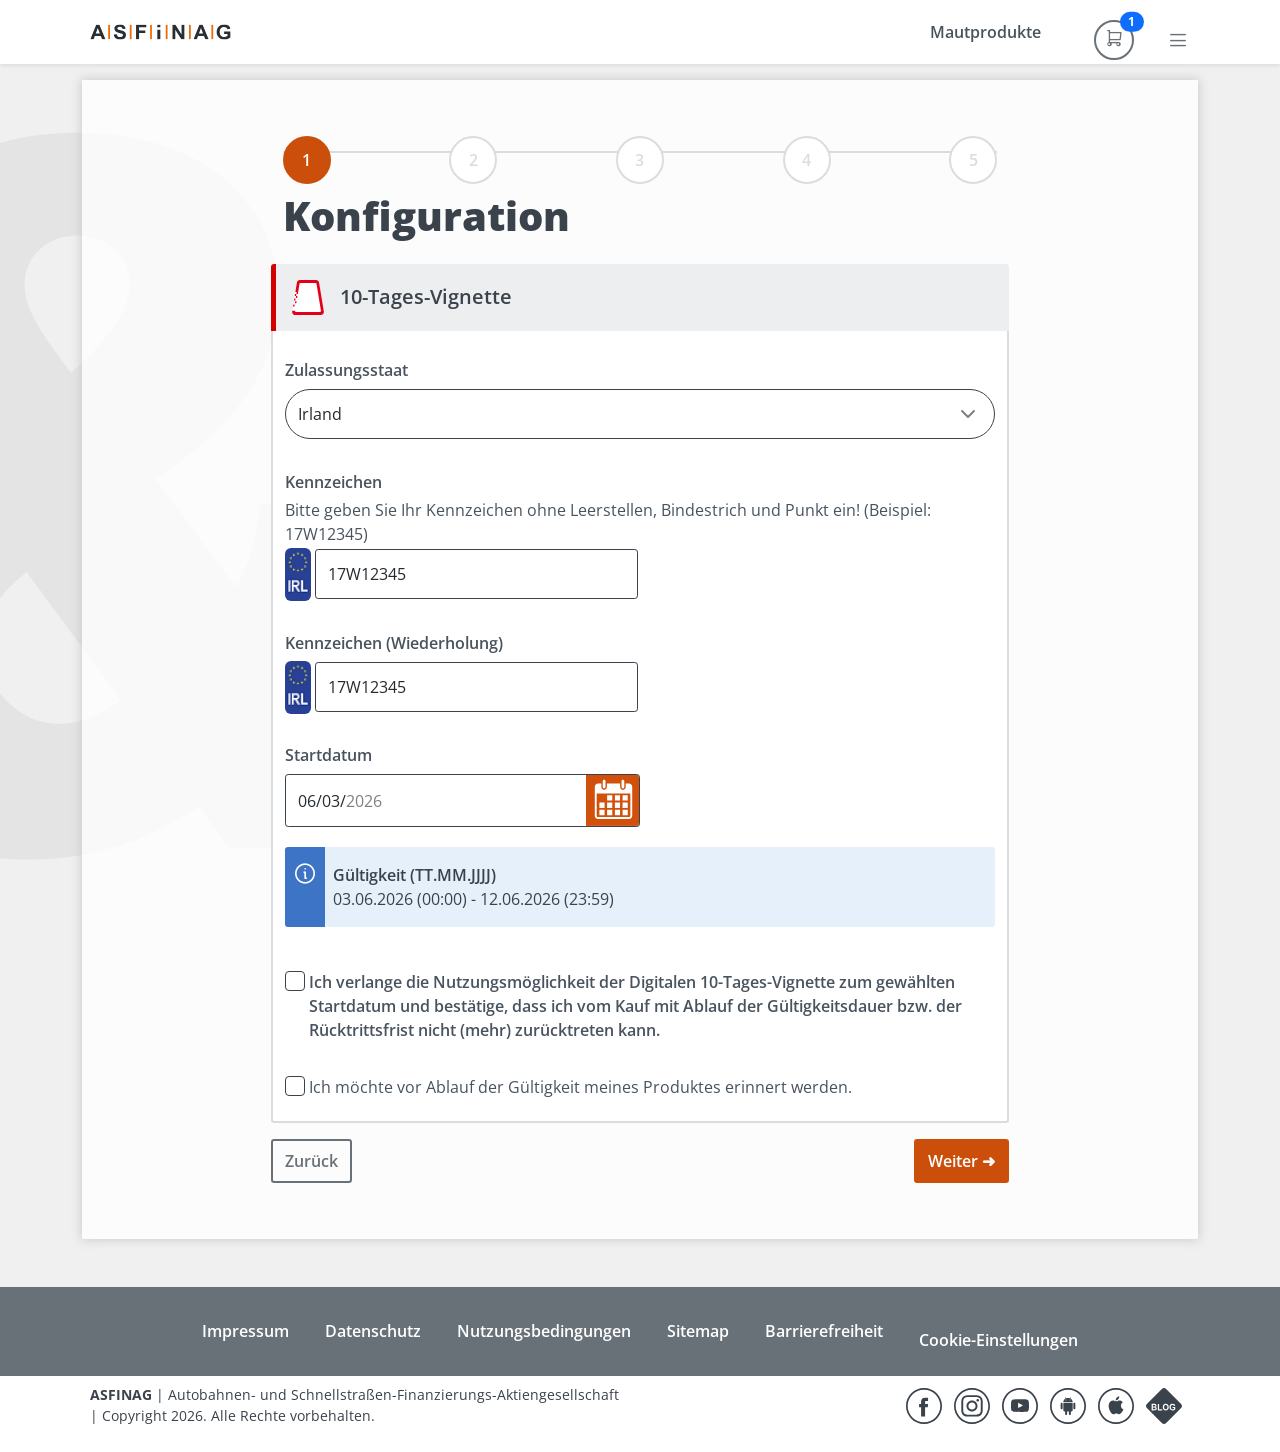
<file: de/produktkauf/produktkonfiguration/index.html>
<html class="no-js scroll-padding " lang="de" data-currentlanguage="de" id="html"><head>
    <title>Produktkonfiguration | offizieller ASFINAG-Mautshop</title>
    <meta charset="utf-8">
    <meta name="viewport" content="width=device-width, initial-scale=1">
    <meta name="robots" content="noindex">

    
    <meta http-equiv="X-UA-Compatible" content="IE=edge,chrome=1">
    <meta name="Page.Published" content="12.05.2025 15:16:03 ">
    <meta name="Page.Modified" content="12.05.2025 15:16:03">
    <meta name="SiteSettings.Modified" content="09.10.2017 15:29:33">
    <meta name="onlinetest" content="IDDIVIWEBSHOP9568712365">
    <meta name="theme-color" content="#ffffff">
    <meta name="msapplication-config" content="/CommonContent/favicons/browserconfig.xml">

    <script type="text/javascript" src="/ruxitagentjs_ICANVfhqrux_10335260306043831.js" data-dtconfig="rid=RID_1501068809|rpid=1118052892|domain=asfinag.at|reportUrl=/rb_4e1c609d-9c91-4479-8229-895178b678a1|app=5ef91f8ab7ed87cd|ssc=1|coo=1|owasp=1|featureHash=ICANVfhqrux|rdnt=1|uxrgce=1|cuc=7pcmqbje|mel=100000|md=mdcc1=a#scroll-magic-fix-container ^rb div.dv-form ^rb div:nth-child(1) ^rb div.col-xs-10col-md-8 ^rb span,mdcc3=a#div-speciallicenseplate-header@style,mdcc4=a[name='Name']@content,mdcc5=a[name='Email']@content,mdcc6=a[name='SalesPartnerUserName']@content,mdcc7=a[name='SalesPartnerUserEmail']@content,mdcc8=a[name='SalesPartnerStoreName']@content,mdcc9=a[name='SalesPartnerName']@content,mdcc10=a[name='MainSalesPartnerUserEmail']@content|lastModification=1779818762017|tp=500,50,0|srbbv=2|agentUri=/ruxitagentjs_ICANVfhqrux_10335260306043831.js"></script><link rel="apple-touch-icon" sizes="180x180" href="/CommonContent/favicons/apple-touch-icon-PYAaQjnM8s.png">
<link rel="icon" type="image/png" sizes="32x32" href="/CommonContent/favicons/favicon-32x32-PYAaQjnM8s.png">
<link rel="icon" type="image/png" sizes="16x16" href="/CommonContent/favicons/favicon-16x16-PYAaQjnM8s.png">
<link rel="manifest" href="/CommonContent/favicons/site-PYAaQjnM8s.webmanifest">
<link rel="mask-icon" href="/CommonContent/favicons/safari-pinned-tab-PYAaQjnM8s.svg" color="#5bbad5">
<link rel="shortcut icon" href="/CommonContent/favicons/favicon-PYAaQjnM8s.ico">


    <link rel="canonical" href="https://shop.asfinag.at/de/produktkauf/produktkonfiguration/">

    <link rel="alternate" href="https://shop.asfinag.at/de/produktkauf/produktkonfiguration/" hreflang="de">
<link rel="alternate" href="https://shop.asfinag.at/en/product-purchase/product-configuration/" hreflang="en">
<link rel="alternate" href="https://shop.asfinag.at/fr/achat-de-produits/configuration-de-produit/" hreflang="fr">
<link rel="alternate" href="https://shop.asfinag.at/it/acquisto-del-prodotto/configurazione-del-prodotto/" hreflang="it">
<link rel="alternate" href="https://shop.asfinag.at/nl/productkeuze/productconfiguratie/" hreflang="nl">
<link rel="alternate" href="https://shop.asfinag.at/da/produkt-kob/produktkonfiguration/" hreflang="da">
<link rel="alternate" href="https://shop.asfinag.at/cs/nakup-produktu/konfigurace-produktu/" hreflang="cs">
<link rel="alternate" href="https://shop.asfinag.at/sl/nakup-izdelka/konfiguracija-izdelka/" hreflang="sl">
<link rel="alternate" href="https://shop.asfinag.at/hu/termekvasarlas/termekkonfiguracio/" hreflang="hu">
<link rel="alternate" href="https://shop.asfinag.at/sk/nakup-produktu/konfiguracia-produktu/" hreflang="sk">
<link rel="alternate" href="https://shop.asfinag.at/hr/kupnja-proizvoda/konfiguracija-proizvoda/" hreflang="hr">
<link rel="alternate" href="https://shop.asfinag.at/ro/cumparare-de-produse/configurare-produs/" hreflang="ro">
<link rel="alternate" href="https://shop.asfinag.at/pl/zakup-produktu/konfiguracja-produktu/" hreflang="pl">
<link rel="alternate" href="https://shop.asfinag.at/tr/urun-satin-alma/urun-konfigurasyonu/" hreflang="tr">
 <link rel="alternate" href="https://shop.asfinag.at/en/product-purchase/product-configuration/" hreflang="x-default">


    <link rel="stylesheet" href="/Content/divi-theme/css/theme-bootstrap.css?v=41C66BEAA990946BE20DF05742BF37BE">
    <link rel="stylesheet" href="/Content/divi-theme/css/theme-mautshop.css?v=9FC183BDEF68543C250B356BD48D1C52">
    <style type="text/css" nonce="">

        :root {
            --asf-additional-pt:  0rem;
            --asf-additional-pt-lg: 0rem;
        }
    </style>

    
    <script src="https://p.teads.tv/teads-fellow.js" async=""></script>
    <script nonce="">
    window.teads_e = window.teads_e || [];
    window.teads_buyer_pixel_id = "9818";
    </script>


    

    <style type="text/css" nonce="">#communication-widget {
display: none;
}
table {
  font-size: 0.75rem
}
.special-toll-product-selection-dialog {
    width: 90%;
    max-width: 1140px;
}</style>

<script type="text/javascript" async="" src="https://analytics.asfinag.at/matomo.js"></script></head>
<body class="" data-not-supported-chat-browser-regex="" data-loading-text="wird geladen" data-w3c-validator-enabled="false" data-is-ciam="false" data-is-anonymous="true" id="body">
    

    <div class="page">
<nav>
    <ul id="block-page-areas" class="block-page-areas">
        <li>
            <a accesskey="0" href="#main-content" id="PageAreasPartialViewModel_MainContentAnchorLink">Inhalte (<span lang="en">AccessKey</span> 0)</a>
        </li>
        <li>
            <a accesskey="1" href="#main-menu-anchor" id="PageAreasPartialViewModel_MainMenuAnchorLink">Hauptnavigation (<span lang="en">AccessKey</span> 1)</a>
        </li>
    </ul>
</nav>        <header class="w-100 bg-white" id="header">

<div class="shadow-sm">
    <div class="container-lg">
        <div class="row">
            <div class="col-12">
                <nav class="navbar align-items-center align-content-center" id="main-menu-anchor">
                    <a aria-label="Startseite ASFINAG-Mautshop" class="me-auto" href="/de/" id="HeaderPartialViewModel_LogoLink" title="Startseite ASFINAG-Mautshop"><img alt="" src="/globalassets/asfinag-logos/asfiang-logo.svg"></a>
                    <ul class="align-items-center nav fw-600  main-nav-bar" id="main-nav-bar">
                                <li class="nav-item d-none d-lg-flex">
                                    <a class="nav-link fw-600" href="/de/maut-produkte/" id="HeaderPartialViewModel_menu_Link">Mautprodukte</a>
                                </li>
                        <li>
                            <a aria-label="1 Produkt(e) im Warenkorb" class="btn rounded-circle p-0 ms-2 ms-lg-4 position-relative btn-outline-secondary" href="/de/produktkauf/warenkorb/" id="HeaderPartialViewModel_CartLink" title="Warenkorb: 1 Produkt hinzugefügt"><span class="position-absolute top-0 start-100 translate-middle badge rounded-pill bg-blue">1</span><i aria-hidden="true" class="asf-shopping-cart"></i></a>
                        </li>
                        <li>
                            
<button aria-expanded="false" aria-label="Mehr" class="btn btn-outline-secondary border-0 ms-2 ms-lg-4" id="HeaderPartialViewModel_MoreMenuPartialViewModel_ExpandMoreMenuButton" title="Mehr" type="button"><i aria-hidden="true" class="asf-hamburger-navi"></i></button>


<div popover="manual" id="more-menu-container" class="border-0 w-100 p-0 more-menu-container">
    <div class="container-lg">
        <div class="row justify-content-end">
            <div class="d-flex flex-column ps-3 ps-lg-0 pe-0 pe-lg-3 more-menu" id="more-menu">
                <div class="bg-gray-300 p-3">
                    
<div class="col-12 text-end">
<form action="/de/produktkauf/produktkonfiguration/ChangeLanguage/" data-ignore-unload="" id="HeaderPartialViewModel_MoreMenuPartialViewModel_ChangeLanguagePartialFormViewModel_change-language-form" method="post"><input name="__RequestVerificationToken" type="hidden" value="sE1mbo3_T7F2ZrT1l3ki6TRSIBZjH7I7-RekADJxDKUPlOn9MB0j7uksigFhCzUGBE2at6j_hfP8GHmTdBZiAn_YpUo5KqZyqpG2AiQjc1U1"><select aria-errormessage="HeaderPartialViewModel_MoreMenuPartialViewModel_ChangeLanguagePartialFormViewModel_ChangeLanguage_LanguageCode_Error_Message" class="selectpicker form-control mw-50 ms-auto pe-5 rounded-pill more-menu-language-selector" id="HeaderPartialViewModel_MoreMenuPartialViewModel_ChangeLanguagePartialFormViewModel_ChangeLanguage_LanguageCode" name="LanguageCodeWithRedirectUrl" required="required" title="Sprache"><option selected="selected" value="de;/de/produktkauf/produktkonfiguration">Deutsch</option><option value="en;/en/product-purchase/product-configuration">English</option><option value="fr;/fr/achat-de-produits/configuration-de-produit">français</option><option value="it;/it/acquisto-del-prodotto/configurazione-del-prodotto">italiano</option><option value="nl;/nl/productkeuze/productconfiguratie">Nederlands</option><option value="da;/da/produkt-kob/produktkonfiguration">dansk</option><option value="cs;/cs/nakup-produktu/konfigurace-produktu">čeština</option><option value="sl;/sl/nakup-izdelka/konfiguracija-izdelka">slovenščina</option><option value="hu;/hu/termekvasarlas/termekkonfiguracio">magyar</option><option value="sk;/sk/nakup-produktu/konfiguracia-produktu">slovenčina</option><option value="hr;/hr/kupnja-proizvoda/konfiguracija-proizvoda">hrvatski</option><option value="ro;/ro/cumparare-de-produse/configurare-produs">română</option><option value="pl;/pl/zakup-produktu/konfiguracja-produktu">polski</option><option value="tr;/tr/urun-satin-alma/urun-konfigurasyonu">Türkçe</option></select><div class="validation-error" id="HeaderPartialViewModel_MoreMenuPartialViewModel_ChangeLanguagePartialFormViewModel_ChangeLanguage_LanguageCode_Error_Message"><ul><li data-val-rule="regular-expression">The field LanguageCodeWithRedirectUrl must match the regular expression '[a-zA-Z]{2};.+'.</li></ul></div></form></div>
                    
                    <div class="pt-1" id="more-menu-error-append">
                        

    <details class="bg-gray-100 rounded p-3 mt-2" data-group="more-menu">
        <summary>
            <div class="d-flex">
                <div class="d-flex flex-wrap justify-content-between">
                    <div class="text-secondary fw-600 pe-1">Kundentyp:</div>
                    <div class="color-gray-700 fw-600">Konsument:in</div>
                </div>
                <div class="d-flex asf-summary-arrow ms-auto" aria-hidden="true"></div>
            </div>
        </summary>
        <div class="pt-3 color-gray">
            <p>Heute gekaufte Digitale 2-Monats-Vignetten und Digitale Jahresvignetten gelten aufgrund<strong class="extra-bold">&nbsp;des Rücktrittsrechts beim Online-Kauf frühestens ab 20.06.2026. </strong>Alle anderen Mautprodukte können Sie sofort nutzen. (Mehr Infos in den FAQ)</p>

<a class="fw-600" href="/de/kundentypauswahl/?redirectUrl=%2Fde%2Fproduktkauf%2Fproduktkonfiguration" id="HeaderPartialViewModel_MoreMenuPartialViewModel_MoreMenuUserInformation_ChangeCustomerTypeLink" title="Wählen Sie zwischen Konsument:in und Unternehmer:in aus">Kundentyp ändern</a>        </div>
    </details>



                        
                            <details class="bg-gray-100 rounded p-3 mt-2" data-group="more-menu">
                                <summary>
                                    <div class="d-flex">
                                        <div class="d-flex justify-content-between text-secondary fw-600">Produktinformationen</div>
                                        <div class="d-flex asf-summary-arrow ms-auto" aria-hidden="true"></div>
                                    </div>
                                </summary>
                                <ul class="mt-2 mb-0 p-0">
                                        <li class="d-block ps-2 py-1">
                                            <small>
                                                <a class="text-secondary text-decoration-none fw-600" href="/de/produkte/digitale-vignette/" id="HeaderPartialViewModel_MoreMenuPartialViewModel_subMenuItem_Link" title="Mehr Infos zur Digitalen Vignette">Digitale Vignette</a>
                                            </small>
                                        </li>
                                        <li class="d-block ps-2 py-1">
                                            <small>
                                                <a class="text-secondary text-decoration-none fw-600" href="/de/produkte/digitale-streckenmaut/" id="HeaderPartialViewModel_MoreMenuPartialViewModel_subMenuItem_Link" title="Mehr Infos zur Digitalen Streckenmaut">Digitale Streckenmaut</a>
                                            </small>
                                        </li>
                                        <li class="d-block ps-2 py-1">
                                            <small>
                                                <a class="text-secondary text-decoration-none fw-600" href="/de/produkte/digitale-streckenmaut-flex/" id="HeaderPartialViewModel_MoreMenuPartialViewModel_subMenuItem_Link" title="Mehr Infos zur  Digitalen Streckenmaut FLEX">Digitale Streckenmaut FLEX</a>
                                            </small>
                                        </li>
                                        <li class="d-block ps-2 py-1">
                                            <small>
                                                <a class="text-secondary text-decoration-none fw-600" href="/de/produkte/abo-vignette-mehrfahrtenkarte/" id="HeaderPartialViewModel_MoreMenuPartialViewModel_subMenuItem_Link" title="Mehr Infos zum Abo">Abo</a>
                                            </small>
                                        </li>
                                        <li class="d-block ps-2 py-1">
                                            <small>
                                                <a class="text-secondary text-decoration-none fw-600" href="/de/produkte/rubbelkarte/" id="HeaderPartialViewModel_MoreMenuPartialViewModel_subMenuItem_Link" title="Mehr Infos zur Rubbelkarte">Rubbelkarte</a>
                                            </small>
                                        </li>
                                        <li class="d-block ps-2 py-1">
                                            <small>
                                                <a class="text-secondary text-decoration-none fw-600" href="/de/produkte/e-vignette-slowenien/" id="HeaderPartialViewModel_MoreMenuPartialViewModel_subMenuItem_Link" title="Slowenien E-Vignette">Slowenien E-Vignette</a>
                                            </small>
                                        </li>
                                </ul>
                            </details>

                        <ul class="mt-4 mb-0 p-0">
                            
                                <li class="d-block d-lg-none py-2">
                                    <a class="color-gray-700 text-decoration-none fw-600" href="/de/maut-produkte/" id="HeaderPartialViewModel_MoreMenuPartialViewModel_menuItem">Mautprodukte</a>
                                </li>
                                                            <li class="d-block py-2">
                                    <a class="color-gray-700 text-decoration-none fw-600" href="/de/mautplaner-routenplanung/" id="HeaderPartialViewModel_MoreMenuPartialViewModel_menuItem" title="Mautplaner">Mautplaner</a>
                                </li>
                                <li class="d-block py-2">
                                    <a class="color-gray-700 text-decoration-none fw-600" href="https://evidenz.asfinag.at/" id="HeaderPartialViewModel_MoreMenuPartialViewModel_menuItem" title="Jetzt Gültigkeit abfragen">Gültigkeitsabfrage</a>
                                </li>
                                <li class="d-block py-2">
                                    <a class="color-gray-700 text-decoration-none fw-600" href="/de/infoseiten/kontakt/" id="HeaderPartialViewModel_MoreMenuPartialViewModel_menuItem" title="Hier können Sie uns kontaktieren">Kontakt</a>
                                </li>
                                <li class="d-block py-2">
                                    <a class="color-gray-700 text-decoration-none fw-600" href="/de/infoseiten/faq/" id="HeaderPartialViewModel_MoreMenuPartialViewModel_menuItem" title="Hier finden Sie die FAQ">Fragen und Antworten</a>
                                </li>
                                <li class="d-block py-2">
                                    <a class="color-gray-700 text-decoration-none fw-600" href="/de/selfcare/mein-konto/anmeldung-grosskunden/" id="HeaderPartialViewModel_MoreMenuPartialViewModel_menuItem" title="Hier geht's zum Login für Großkunden">Anmeldung für Großkunden</a>
                                </li>
                        </ul>
                    <noscript>
    <div class="col-12">
        <div aria-live="polite" class="alert-warning&#32;alert&#32;center-block&#32;mt-3&#32;mb-0" role="alert"><p>In Ihrem Browser ist JavaScript deaktiviert. Bitte aktivieren Sie JavaScript für eine bestmögliche Funktion der Website.</p></div>
    </div>
</noscript></div>
                </div>
            </div>
        </div>
    </div>
</div>


                        </li>
                    </ul>
                </nav>

            </div>
        </div>
    </div>
</div>


        </header>

        <main lang="de" id="main-content">

            

            <div class="container-lg">
    <div class="row">
        
<noscript>
    <div class="col-12">
        <div aria-live="polite" class="alert-warning&#32;alert&#32;center-block&#32;mt-3&#32;mb-0" role="alert"><p>In Ihrem Browser ist JavaScript deaktiviert. Bitte aktivieren Sie JavaScript für eine bestmögliche Funktion der Website.</p></div>
    </div>
</noscript>

        



            <div class="mb-3 mb-lg-0">
                    <div aria-hidden="true" class="d-print-none col-12" id="error_async_request_failed" style="display: none;">

        <div aria-live="polite" class="alert-danger alert center-block mt-3 mb-0" role="alert"><p>Bei Ihrer Anfrage ist ein Fehler aufgetreten.</p></div>
    </div>

            </div>
    </div>
</div>

            <div class="container-lg">
    <div class="content-frame mt-0 mt-lg-3 mb-5 p-3 py-lg-5 bg-opacity-10">
        
    <div class="row">
        <div class="col-12 col-lg-8 offset-lg-2">
            <ul class="d-flex justify-content-between p-0 progress-0 checkout-progress list-unstyled" id="checkout-progress">
                    <li>
<a class="rounded-circle circle-3rem btn btn-primary" href="#" id="CheckoutProgressIndicatorPartialViewModel_step_Link" title="Konfiguration">1</a>                    </li>
                    <li>
                            <div class="btn btn-outline-primary pe-none rounded-circle circle-3rem state-next">
                                2
                            </div>
                    </li>
                    <li>
                            <div class="btn btn-outline-primary pe-none rounded-circle circle-3rem state-next">
                                3
                            </div>
                    </li>
                    <li>
                            <div class="btn btn-outline-primary pe-none rounded-circle circle-3rem state-next">
                                4
                            </div>
                    </li>
                    <li>
                            <div class="btn btn-outline-primary pe-none rounded-circle circle-3rem state-next">
                                5
                            </div>
                    </li>
            </ul>

        </div>
    </div>


        <div class="row">
            <div class="col-12 col-lg-8 offset-lg-2">
                <h1>Konfiguration</h1>
            </div>
        </div>

<form action="/de/produktkauf/produktkonfiguration/Submit/" aria-label="Produktkonfiguration" method="post"><input name="__RequestVerificationToken" type="hidden" value="0HEGJXHPEBfdA0V3GNwNl9WLt2uY2lq9G79iOUKQehWj8ICzXRIAUiT8pCwnoywT0pexYXSUDfwgRcyqB1NVn7UyvhVAhCtyNyjh-xWR0TI1"><div class="row">
    <div class="col-12 col-lg-8 offset-lg-2">
        



<div class="row mt-3">
    <div class="col-12 bg-gray-200             border-left-vignette
 p-3 rounded-top d-flex align-items-center">
        <div class="product-image">
            <img alt="" role="presentation" src="/globalassets/migration-uploaded/vignette.svg">
        </div>

<h2 class="fw-600 fz-1-25 mb-0 lh-base">10-Tages-Vignette            <span class="ms-3 fz-1-5">
                <span class="sr-only">für Motorrad</span>


                
            </span>
</h2>    </div>
</div>
<div class="row">
    <div class="col-12 bg-white border border-top-0 rounded-bottom pb-3">
        <input id="Form_ProductConfigurationPartialFormViewModels_0__CartItemIdentifier" name="ProductConfigurationPartialFormViewModels[0].CartItemIdentifier" type="hidden" value="b14792f8-aaa7-4a03-a573-a1efeddb7964">
        


<div id="Form_ProductConfigurationPartialFormViewModels_0__LicensePlateControlPartialFormViewModel_license-plate-control">
    
    <div class="row mt-4">
        <div class="col-12"><label class="fw-600" for="Form_ProductConfigurationPartialFormViewModels_0__LicensePlateControlPartialFormViewModel_SelectedNationality">Zulassungsstaat</label></div>
    </div>
    <div class="row">
        <div class="col-12">
            <select class="selectpicker form-control w-100" id="Form_ProductConfigurationPartialFormViewModels_0__LicensePlateControlPartialFormViewModel_SelectedNationality" name="ProductConfigurationPartialFormViewModels[0].LicensePlateControlPartialFormViewModel.SelectedNationality" required="required"><option disabled="disabled" value="">Bitte wählen</option><option value="AT">Österreich</option><option value="DE">Deutschland</option><option value="AL">Albanien</option><option value="AD">Andorra</option><option value="BE">Belgien</option><option value="BA">Bosnien und Herzegowina</option><option value="BG">Bulgarien</option><option value="DK">Dänemark</option><option value="EE">Estland</option><option value="FI">Finnland</option><option value="FR">Frankreich</option><option value="GR">Griechenland</option><option value="GB">Großbritannien</option><option selected="selected" value="IE">Irland</option><option value="IS">Island</option><option value="IT">Italien</option><option value="XK">Kosovo</option><option value="HR">Kroatien</option><option value="LT">Litauen</option><option value="LI">Liechtenstein</option><option value="LV">Lettland</option><option value="LU">Luxemburg</option><option value="MT">Malta</option><option value="MD">Moldawien</option><option value="MC">Monaco</option><option value="ME">Montenegro</option><option value="NL">Niederlande</option><option value="MK">Nordmazedonien</option><option value="NO">Norwegen</option><option value="PL">Polen</option><option value="PT">Portugal</option><option value="RO">Rumänien</option><option value="RU">Russland</option><option value="SM">San Marino</option><option value="SE">Schweden</option><option value="CH">Schweiz</option><option value="RS">Serbien</option><option value="SK">Slowakei</option><option value="SI">Slowenien</option><option value="ES">Spanien</option><option value="CZ">Tschechien</option><option value="TR">Türkei</option><option value="UA">Ukraine</option><option value="HU">Ungarn</option><option value="BY">Weißrussland</option><option value="CY">Zypern</option><option value="XX">Sonstige Länder</option></select>
        </div>
    </div>
    <div class="row mt-4">
        <div class="col-12"><label class="fw-600" for="Form_ProductConfigurationPartialFormViewModels_0__LicensePlateControlPartialFormViewModel_LicensePlateNumber">Kennzeichen</label></div>
    </div>
    
        <div class="row">
            <div class="col-12" id="Form_ProductConfigurationPartialFormViewModels_0__LicensePlateControlPartialFormViewModel_NationalityHelpText">Bitte geben Sie Ihr Kennzeichen ohne Leerstellen, Bindestrich und Punkt ein! (Beispiel: 17W12345)</div>
        </div>
    <div class="row">
        <div class="col-12 position-relative">
            <img alt="" class="countryFlag" src="/globalassets/kz_irl_23x46px.png">
            <input aria-errormessage="Form_ProductConfigurationPartialFormViewModels_0__LicensePlateControlPartialFormViewModel_LicensePlateNumber_Error_Message" autocomplete="off" class="form-control text-uppercase" id="Form_ProductConfigurationPartialFormViewModels_0__LicensePlateControlPartialFormViewModel_LicensePlateNumber" maxlength="20" name="ProductConfigurationPartialFormViewModels[0].LicensePlateControlPartialFormViewModel.LicensePlateNumber" required="required" type="text" value="17W12345"><div class="validation-error" id="Form_ProductConfigurationPartialFormViewModels_0__LicensePlateControlPartialFormViewModel_LicensePlateNumber_Error_Message"><ul><li data-val-rule="regex">Ihre Eingabe entspricht nicht den Vorgaben für ein gültiges Kennzeichen. </li></ul></div>
                <span class="license-plate-mask invisible" aria-hidden="true"></span>
        </div>
    </div>
    
        <div class="row" id="Form_ProductConfigurationPartialFormViewModels_0__LicensePlateControlPartialFormViewModel_IsSpecialLicensePlateCheckboxDiv" style="display: none;" aria-hidden="aria-hidden" data-display="">
            <div class="col-12">
                <div class="form-check"><input aria-errormessage="Form_ProductConfigurationPartialFormViewModels_0__LicensePlateControlPartialFormViewModel_IsSpecialLicensePlate_Error_Message" class="form-check-input" id="Form_ProductConfigurationPartialFormViewModels_0__LicensePlateControlPartialFormViewModel_IsSpecialLicensePlate" name="ProductConfigurationPartialFormViewModels[0].LicensePlateControlPartialFormViewModel.IsSpecialLicensePlate" type="checkbox" value="true"><label class="form-check-label fw-600" for="Form_ProductConfigurationPartialFormViewModels_0__LicensePlateControlPartialFormViewModel_IsSpecialLicensePlate">Ich habe kein Standardkennzeichen.</label><input name="ProductConfigurationPartialFormViewModels[0].LicensePlateControlPartialFormViewModel.IsSpecialLicensePlate" type="hidden" value="false"></div><div class="validation-error" id="Form_ProductConfigurationPartialFormViewModels_0__LicensePlateControlPartialFormViewModel_IsSpecialLicensePlate_Error_Message"><ul><li data-val-rule="required-if">Dieses Feld ist ein Pflichtfeld</li></ul></div>
            </div>
        </div>
            <div class="row mt-4">
            <div class="col-12"><label class="fw-600" for="Form_ProductConfigurationPartialFormViewModels_0__LicensePlateControlPartialFormViewModel_LicensePlateNumberConfirm">Kennzeichen (Wiederholung)</label></div>
        </div>
        <div class="row">
            <div class="col-12">
                <img alt="" class="countryFlag" style="" src="/globalassets/kz_irl_23x46px.png">
                <input aria-errormessage="Form_ProductConfigurationPartialFormViewModels_0__LicensePlateControlPartialFormViewModel_LicensePlateNumberConfirm_Error_Message" autocomplete="off" class="form-control text-uppercase" id="Form_ProductConfigurationPartialFormViewModels_0__LicensePlateControlPartialFormViewModel_LicensePlateNumberConfirm" maxlength="20" name="ProductConfigurationPartialFormViewModels[0].LicensePlateControlPartialFormViewModel.LicensePlateNumberConfirm" type="text" value="17W12345" required="required"><div class="validation-error" id="Form_ProductConfigurationPartialFormViewModels_0__LicensePlateControlPartialFormViewModel_LicensePlateNumberConfirm_Error_Message"><ul><li data-val-rule="must-be-equal-if">Die Kennzeichen stimmen nicht überein. Bitte überprüfen Sie Ihre Eingabe!</li></ul></div>
            </div>
        </div>
            <div id="Form_ProductConfigurationPartialFormViewModels_0__LicensePlateControlPartialFormViewModel_LicensePlatePreview" style="display: none;" aria-hidden="aria-hidden" data-display="">
            <div class="row mt-4">
                <div class="col-12"><label class="fw-600" for="Form_ProductConfigurationPartialFormViewModels_0__LicensePlateControlPartialFormViewModel_Configuration_ShowLicensePlatePreview">Vorschau</label></div>
            </div>
            <div class="row">
                <div class="col-12">
                    <div class="license-plate-preview">
                        <div class="lpp-image">
                            <div class="valign-middle lpp-code"></div>
                            <div class="valign-middle lpp-district"></div>
                            <div class="valign-middle lpp-number"></div>
                        </div>
                    </div>
                </div>
            </div>
        </div>

    
</div>

        <div class="row">
            <div class="col-12 col-lg-6 pe-lg-0">
                
            </div>
        </div>


        

    <div class="row mt-4">
        <div class="col-12">
            <label class="fw-600" for="Form_ProductConfigurationPartialFormViewModels_0__SetValidityPartialFormViewModel_ValidFrom">Startdatum</label>
            <input aria-errormessage="Form_ProductConfigurationPartialFormViewModels_0__SetValidityPartialFormViewModel_ValidFrom_Error_Message" class="form-control desktop-50-mobile-100 calendar-asf rounded-left" id="Form_ProductConfigurationPartialFormViewModels_0__SetValidityPartialFormViewModel_ValidFrom" max="2026-11-30" min="2026-06-02" name="ProductConfigurationPartialFormViewModels[0].SetValidityPartialFormViewModel.ValidFrom" required="required" type="date" value="2026-06-03"><div class="validation-error" id="Form_ProductConfigurationPartialFormViewModels_0__SetValidityPartialFormViewModel_ValidFrom_Error_Message"><ul><li data-val-rule="date-min-max">Startdatum muss zwischen '02.06.2026' und '30.11.2026' liegen</li></ul></div>
        </div>
    </div>
<div id="Form_ProductConfigurationPartialFormViewModels_0__SetValidityPartialFormViewModel_validity" aria-hidden="false" data-rateyear="Current">
    <div class="row">
    <div class="col-12">
        <div class="alert alert-info mt-3 mb-0">
            <span class="fw-600 clear">Gültigkeit (TT.MM.JJJJ)</span>
            <br>
03.06.2026 (00:00) - 12.06.2026 (23:59)        </div>
    </div>
    <div class="col-12">
        
    </div>
</div>

<div class="row mt-3">
    <div class="col-12">

<div class="form-check mt-4"><input aria-errormessage="Form_ProductConfigurationPartialFormViewModels_0__SetValidityPartialFormViewModel_ValidityPeriodPartialFormViewModel_AcceptWithdrawalVignette10Days_Error_Message" class="form-check-input" id="Form_ProductConfigurationPartialFormViewModels_0__SetValidityPartialFormViewModel_ValidityPeriodPartialFormViewModel_AcceptWithdrawalVignette10Days" name="ProductConfigurationPartialFormViewModels[0].SetValidityPartialFormViewModel.ValidityPeriodPartialFormViewModel.AcceptWithdrawalVignette10Days" required="required" type="checkbox" value="true"><label class="form-check-label fw-600" for="Form_ProductConfigurationPartialFormViewModels_0__SetValidityPartialFormViewModel_ValidityPeriodPartialFormViewModel_AcceptWithdrawalVignette10Days">Ich verlange die Nutzungsmöglichkeit der Digitalen 10-Tages-Vignette zum gewählten Startdatum und bestätige, dass ich vom Kauf mit Ablauf der Gültigkeitsdauer bzw. der Rücktrittsfrist nicht (mehr) zurücktreten kann. </label><input name="ProductConfigurationPartialFormViewModels[0].SetValidityPartialFormViewModel.ValidityPeriodPartialFormViewModel.AcceptWithdrawalVignette10Days" type="hidden" value="false"></div><div class="validation-error" id="Form_ProductConfigurationPartialFormViewModels_0__SetValidityPartialFormViewModel_ValidityPeriodPartialFormViewModel_AcceptWithdrawalVignette10Days_Error_Message"><ul><li data-val-rule="required">Dieses Feld ist ein Pflichtfeld</li></ul></div>

    </div>
</div>

</div>

<div id="Form_ProductConfigurationPartialFormViewModels_0__SetValidityPartialFormViewModel_validityNextYear" style="display: none;" aria-hidden="true" data-rateyear="Next">
    
</div>


<div class="form-check mt-4"><input class="form-check-input" id="Form_ProductConfigurationPartialFormViewModels_0__EnableExpiryNotification" name="ProductConfigurationPartialFormViewModels[0].EnableExpiryNotification" type="checkbox" value="true"><label class="form-check-label" for="Form_ProductConfigurationPartialFormViewModels_0__EnableExpiryNotification">Ich möchte vor Ablauf der Gültigkeit meines Produktes erinnert werden.</label><input name="ProductConfigurationPartialFormViewModels[0].EnableExpiryNotification" type="hidden" value="false"></div>
    </div>
</div>

    </div>
</div>

<div class="row">
    <div class="col-12 col-lg-8 offset-lg-2 px-0">
        <div class="d-flex mobile-sticky-buttons justify-content-between flex-column flex-lg-row">
            <a class="btn btn-outline-secondary py-3 py-lg-2 mt-2 d-none d-lg-flex" href="/de/produktkauf/warenkorb/" id="Form_BackLink" title="Zurück">Zurück</a>
            <button class="btn btn-primary py-3 py-lg-2 mt-2" id="Form_NextButton" title="Weiter" type="submit">Weiter ➜</button>
        </div>
    </div>
</div></form>        
        

    </div>
</div>

        </main>
    </div>


<footer class="mt-lg-0 p-0 bg-white" id="Footer">
    <div class="bg-secondary">
        <div class="container footer-links text-center">
            <nav aria-label="Navigation">
                <ul class="p-0 m-0">
                        <li class="d-block d-md-inline-block p-2 p-lg-3 fw-600">
                            <a href="/de/infoseiten/impressum/" id="FooterPartialViewModel_linkItem" title="Hier finden Sie das Impressum">Impressum</a>
                        </li>
                        <li class="d-block d-md-inline-block p-2 p-lg-3 fw-600">
                            <a href="/de/infoseiten/datenschutz/" id="FooterPartialViewModel_linkItem" title="Hier finden Sie die Datenschutzerklärung">Datenschutz</a>
                        </li>
                        <li class="d-block d-md-inline-block p-2 p-lg-3 fw-600">
                            <a href="/de/infoseiten/allgemeine-nutzungsbedingungen/" id="FooterPartialViewModel_linkItem" title="Hier finden Sie die Nutzungsbedingungen">Nutzungsbedingungen</a>
                        </li>
                        <li class="d-block d-md-inline-block p-2 p-lg-3 fw-600">
                            <a href="/de/infoseiten/sitemap/" id="FooterPartialViewModel_linkItem" title="Hier finden Sie die Sitemap">Sitemap</a>
                        </li>
                        <li class="d-block d-md-inline-block p-2 p-lg-3 fw-600">
                            <a href="/de/infoseiten/barrierefreiheit/" id="FooterPartialViewModel_linkItem" target="_top" title="hier finden sie die Erklärung zur Barrierefreiheit">Barrierefreiheit</a>
                        </li>
                    <li class="d-block d-md-inline-block p-2 p-lg-3 fw-600">
                        <button class="btn btn-footer p-0 border-0 rounded-0" id="FooterPartialViewModel_CookieSettingsButton" title="Hier Cookie-Einstellungen ändern" type="button">Cookie-Einstellungen</button>
                    </li>
                </ul>
            </nav>
        </div>
    </div>
    <div class="container" style="padding-bottom: 0px;">
        <div class="row p-2">
            <div class="col-lg-6 col-12 editor-content">
                <p class="small"><strong>ASFINAG</strong> | Autobahnen- und Schnellstraßen-Finanzierungs-Aktiengesellschaft | Copyright 2026. Alle Rechte vorbehalten.</p>
            </div>

            <div class="col-lg-6 col-12 d-flex pb-3 justify-content-center justify-content-lg-end align-items-end">
                <nav aria-label="Navigationselemente für Social Media" class="social-media-icons">
                    <ul class="list-unstyled-inline">
<li><a title="Facebook (öffnet ein neues Fenster)" href="https://www.facebook.com/ASFINAG/" target="_blank" rel="noopener" aria-label="Facebook (öffnet ein neues Fenster)"><img title="ASFINAG auf Facebook" src="/globalassets/_ms2.0/icons/social-media/asf_facebook.svg" alt="Zum ASFINAG-Facebook-Profil" width="44" height="44"> </a></li>
<li><a title="Instagram (Öffnet ein neues Fenster)" href="https://www.instagram.com/asfinag.at/" target="_blank" rel="noopener" aria-label="Instagram (Öffnet ein neues Fenster)"> <img title="ASFINAG auf Instagram" src="/globalassets/_ms2.0/icons/social-media/asf_instagram.svg" alt="Zum ASFINAG-Instagram-Profil" width="44" height="44"></a></li>
<li><a title="YouTube (Öffnet ein neues Fenster)" href="https://www.youtube.com/asfinagunterwegs" target="_blank" rel="noopener" aria-label="YouTube (Öffnet ein neues Fenster)"> <img title="ASFINAG auf YouTube" src="/globalassets/_ms2.0/icons/social-media/asf_youtube.svg" alt="Zum ASFINAG-Youtube-Kanal" width="44" height="44"></a></li>
<li><a title="Play Store (Öffnet ein neues Fenster)" href="https://play.google.com/store/apps/details?id=at.asfinag.unterwegs&amp;utm_source=landingpage" target="_blank" rel="noopener" aria-label="Play Store (Öffnet ein neues Fenster)"> <img title="ASFINAG App für Android" src="/globalassets/_ms2.0/icons/social-media/asf_android.svg" alt="ASFINAG-App im Play Store herunterladen" width="44" height="44"></a></li>
<li><a title="Appstore (Öffnet ein neues Fenster)" href="https://itunes.apple.com/at/app/unterwegs/id453459323?mt=8" target="_blank" rel="noopener" aria-label="Appstore (Öffnet ein neues Fenster)"> <img title="ASFINAG App im Apple Store" src="/globalassets/_ms2.0/icons/social-media/asf_ios.svg" alt="ASFINAG-App im Appstore herunterladen" width="44" height="44"></a></li>
<li><a title="Asfinag Blog (Öffnet ein neues Fenster)" href="http://blog.asfinag.at/" target="_blank" rel="noopener" aria-label="Asfinag Blog (Öffnet ein neues Fenster)"> <img title="ASFINAG Blog" src="/globalassets/_ms2.0/icons/social-media/asf_blog.svg" alt="Zum ASFINAG Blog" width="44" height="44"></a></li>
</ul>
                </nav>
            </div>
        </div>
    </div>
</footer>




<dialog class="modal-xl" tabindex="-1" role="dialog" id="FooterPartialViewModel_Lightbox">
    <div class="modal-dialog modal-xl" role="document">
        <div class="modal-content">
            <div class="modal-header">
<h1 class="h2"></h1>                <button aria-label="Schließen" class="btn btn-outline-secondary btn-icon ms-auto modal-close" id="FooterPartialViewModel_CloseButton" type="submit"><i aria-hidden="true" class="asf asf-ui-close"></i></button>
            </div>
            <div class="modal-body">
            </div>
        </div>
    </div>
</dialog>
    

<dialog class="modal-lg cookie-modal" tabindex="-1" id="cookie-modal" data-expires="90">
    <div class="modal-dialog modal-xl" role="document">
        <div class="modal-content">
            <div class="modal-header">
<h1 class="h2 modal-title">Verwendung von Cookies</h1>            </div>
            <div class="modal-body">
                <p>Wir nutzen Cookies, um Ihnen bestmöglichen Service zu bieten, darunter Spracheinstellungen und personalisierte Inhalte. Dabei werden auch personenbezogene Daten verarbeitet. Zusätzlich erheben wir Daten zur Website-Optimierung, zur Behebung funktionaler Probleme und für statistische Auswertungen.</p>
                <a href="/de/infoseiten/datenschutz/?showcookie=false" id="MasterPageDialogsPartialViewModel_CookieDialogPartialViewModel_PrivacyLink" title="Datenschutzerklärung">Datenschutzerklärung</a>
            </div>
            <div class="modal-footer">
                <button class="btn btn-outline-secondary m-1 no" id="MasterPageDialogsPartialViewModel_CookieDialogPartialViewModel_AcceptRequiredButton" title="Nur mit essentiellen Cookies fortfahren" type="submit">Nur mit essentiellen Cookies fortfahren</button>
                <button class="btn btn-outline-secondary m-1 yes" id="MasterPageDialogsPartialViewModel_CookieDialogPartialViewModel_AcceptAllButton" title="Alle akzeptieren" type="button">Akzeptieren</button>
            </div>
        </div>
    </div>
</dialog>




<dialog class="modal-lg" tabindex="-1" id="MasterPageDialogsPartialViewModel_AnonymousSessionTimeoutDialogPartialViewModel_anonymousSessionModal" data-loginsessionabouttoexpireseconds="1500">
    <div class="modal-dialog modal-xl" role="document">
        <div class="modal-content">
            <div class="modal-header">
<h5 class="modal-title">Achtung</h5>            </div>
            <div class="modal-body">
                Ihre Sitzung läuft bald ab. Klicken Sie auf den Button, um Ihre Sitzung zu verlängern und Ihre Daten nicht zu verlieren.
            </div>
            <div class="modal-footer">
                <button class="btn btn-primary m-1 yes" id="MasterPageDialogsPartialViewModel_AnonymousSessionTimeoutDialogPartialViewModel_OkButton" title="Sitzung verlängern" type="submit">Sitzung verlängern</button>
            </div>
        </div>
    </div>
</dialog>





    <input name="__RequestVerificationToken" type="hidden" value="JapF32ERZNmeDU_b_FrO3eNVNpW1ptgNngZa7EfnEpq6qY1VzYZudFhJKPX3YKikopRCJtEnJXnD1VENRKDyic4NiBo-uYRVc4MPfsB1dO81">

    <script src="/Content/scripts/compiled/ms20.js?v=702522642195CE0146F81435F431C816"></script>

    <script type="text/javascript" nonce="">
            window.addEventListener('DOMContentLoaded', () => {
                Validation.initControl("Form_ProductConfigurationPartialFormViewModels_0__LicensePlateControlPartialFormViewModel_LicensePlateNumber", "Form_ProductConfigurationPartialFormViewModels_0__LicensePlateControlPartialFormViewModel_LicensePlateNumber_Error_Message");
Validation.initControl("Form_ProductConfigurationPartialFormViewModels_0__LicensePlateControlPartialFormViewModel_IsSpecialLicensePlate", "Form_ProductConfigurationPartialFormViewModels_0__LicensePlateControlPartialFormViewModel_IsSpecialLicensePlate_Error_Message");
Validation.initControl("Form_ProductConfigurationPartialFormViewModels_0__LicensePlateControlPartialFormViewModel_LicensePlateNumberConfirm", "Form_ProductConfigurationPartialFormViewModels_0__LicensePlateControlPartialFormViewModel_LicensePlateNumberConfirm_Error_Message");
LicensePlateControl.init('Form_ProductConfigurationPartialFormViewModels_0__LicensePlateControlPartialFormViewModel_SelectedNationality','Form_ProductConfigurationPartialFormViewModels_0__LicensePlateControlPartialFormViewModel_LicensePlateNumber','/globalassets/migration-uploaded/defaultlogo.png',{"at":{"licensePlatePlaceHolder":"X-12345Y","licensePlateHelpText":"Bitte geben Sie Ihr Kennzeichen lt. Zulassungsschein bzw. Kennzeichentafel ein. Anstelle des Wappens verwenden Sie bitte einen Bindestrich. (Beispiel: X-12345Y)","specialLicensePlateLabel":"Ich habe ein Behörden-, Regierungs-, Diplomaten-, Militär,- oder schwarzes Kennzeichen (Andernfalls überprüfen Sie bitte Ihre Eingabe!).","specialLicensePlateHelpText":"Bitte geben Sie Ihr Kennzeichen ohne Leerstellen und Punkt ein!","flagUrl":"/globalassets/kz_eu_a_23x46px.png","graphicPlaque":"/globalassets/numberplate_austria_placeholder2.svg","graphicRegistrationNumberImageUrl":"/globalassets/numberplate_austria_frame_04_breite_14132.svg","districtIcons":{"w":"/contentassets/1874fb2cf9e443e78c53bc85568881e3/bundeslander-wappen-kennzeichen-at/wien.svg","am":"/contentassets/1874fb2cf9e443e78c53bc85568881e3/bundeslander-wappen-kennzeichen-at/niederosterreich.svg","bl":"/contentassets/1874fb2cf9e443e78c53bc85568881e3/bundeslander-wappen-kennzeichen-at/niederosterreich.svg","bn":"/contentassets/1874fb2cf9e443e78c53bc85568881e3/bundeslander-wappen-kennzeichen-at/niederosterreich.svg","gd":"/contentassets/1874fb2cf9e443e78c53bc85568881e3/bundeslander-wappen-kennzeichen-at/niederosterreich.svg","gf":"/contentassets/1874fb2cf9e443e78c53bc85568881e3/bundeslander-wappen-kennzeichen-at/niederosterreich.svg","hl":"/contentassets/1874fb2cf9e443e78c53bc85568881e3/bundeslander-wappen-kennzeichen-at/niederosterreich.svg","ho":"/contentassets/1874fb2cf9e443e78c53bc85568881e3/bundeslander-wappen-kennzeichen-at/niederosterreich.svg","ko":"/contentassets/1874fb2cf9e443e78c53bc85568881e3/bundeslander-wappen-kennzeichen-at/niederosterreich.svg","kg":"/contentassets/1874fb2cf9e443e78c53bc85568881e3/bundeslander-wappen-kennzeichen-at/niederosterreich.svg","kr":"/contentassets/1874fb2cf9e443e78c53bc85568881e3/bundeslander-wappen-kennzeichen-at/niederosterreich.svg","ks":"/contentassets/1874fb2cf9e443e78c53bc85568881e3/bundeslander-wappen-kennzeichen-at/niederosterreich.svg","lf":"/contentassets/1874fb2cf9e443e78c53bc85568881e3/bundeslander-wappen-kennzeichen-at/niederosterreich.svg","md":"/contentassets/1874fb2cf9e443e78c53bc85568881e3/bundeslander-wappen-kennzeichen-at/niederosterreich.svg","me":"/contentassets/1874fb2cf9e443e78c53bc85568881e3/bundeslander-wappen-kennzeichen-at/niederosterreich.svg","mi":"/contentassets/1874fb2cf9e443e78c53bc85568881e3/bundeslander-wappen-kennzeichen-at/niederosterreich.svg","nk":"/contentassets/1874fb2cf9e443e78c53bc85568881e3/bundeslander-wappen-kennzeichen-at/niederosterreich.svg","p":"/contentassets/1874fb2cf9e443e78c53bc85568881e3/bundeslander-wappen-kennzeichen-at/niederosterreich.svg","pl":"/contentassets/1874fb2cf9e443e78c53bc85568881e3/bundeslander-wappen-kennzeichen-at/niederosterreich.svg","sb":"/contentassets/1874fb2cf9e443e78c53bc85568881e3/bundeslander-wappen-kennzeichen-at/niederosterreich.svg","sw":"/contentassets/1874fb2cf9e443e78c53bc85568881e3/bundeslander-wappen-kennzeichen-at/niederosterreich.svg","tu":"/contentassets/1874fb2cf9e443e78c53bc85568881e3/bundeslander-wappen-kennzeichen-at/niederosterreich.svg","wb":"/contentassets/1874fb2cf9e443e78c53bc85568881e3/bundeslander-wappen-kennzeichen-at/niederosterreich.svg","wn":"/contentassets/1874fb2cf9e443e78c53bc85568881e3/bundeslander-wappen-kennzeichen-at/niederosterreich.svg","wt":"/contentassets/1874fb2cf9e443e78c53bc85568881e3/bundeslander-wappen-kennzeichen-at/niederosterreich.svg","wu":"/contentassets/1874fb2cf9e443e78c53bc85568881e3/bundeslander-wappen-kennzeichen-at/niederosterreich.svg","wy":"/contentassets/1874fb2cf9e443e78c53bc85568881e3/bundeslander-wappen-kennzeichen-at/niederosterreich.svg","zt":"/contentassets/1874fb2cf9e443e78c53bc85568881e3/bundeslander-wappen-kennzeichen-at/niederosterreich.svg","e":"/contentassets/1874fb2cf9e443e78c53bc85568881e3/bundeslander-wappen-kennzeichen-at/burgenland.svg","eu":"/contentassets/1874fb2cf9e443e78c53bc85568881e3/bundeslander-wappen-kennzeichen-at/burgenland.svg","gs":"/contentassets/1874fb2cf9e443e78c53bc85568881e3/bundeslander-wappen-kennzeichen-at/burgenland.svg","je":"/contentassets/1874fb2cf9e443e78c53bc85568881e3/bundeslander-wappen-kennzeichen-at/burgenland.svg","ma":"/contentassets/1874fb2cf9e443e78c53bc85568881e3/bundeslander-wappen-kennzeichen-at/burgenland.svg","nd":"/contentassets/1874fb2cf9e443e78c53bc85568881e3/bundeslander-wappen-kennzeichen-at/burgenland.svg","op":"/contentassets/1874fb2cf9e443e78c53bc85568881e3/bundeslander-wappen-kennzeichen-at/burgenland.svg","ow":"/contentassets/1874fb2cf9e443e78c53bc85568881e3/bundeslander-wappen-kennzeichen-at/burgenland.svg","br":"/contentassets/1874fb2cf9e443e78c53bc85568881e3/bundeslander-wappen-kennzeichen-at/oberoesterreich.svg","ef":"/contentassets/1874fb2cf9e443e78c53bc85568881e3/bundeslander-wappen-kennzeichen-at/oberoesterreich.svg","fr":"/contentassets/1874fb2cf9e443e78c53bc85568881e3/bundeslander-wappen-kennzeichen-at/oberoesterreich.svg","gm":"/contentassets/1874fb2cf9e443e78c53bc85568881e3/bundeslander-wappen-kennzeichen-at/oberoesterreich.svg","gr":"/contentassets/1874fb2cf9e443e78c53bc85568881e3/bundeslander-wappen-kennzeichen-at/oberoesterreich.svg","ki":"/contentassets/1874fb2cf9e443e78c53bc85568881e3/bundeslander-wappen-kennzeichen-at/oberoesterreich.svg","l":"/contentassets/1874fb2cf9e443e78c53bc85568881e3/bundeslander-wappen-kennzeichen-at/oberoesterreich.svg","ll":"/contentassets/1874fb2cf9e443e78c53bc85568881e3/bundeslander-wappen-kennzeichen-at/oberoesterreich.svg","pe":"/contentassets/1874fb2cf9e443e78c53bc85568881e3/bundeslander-wappen-kennzeichen-at/oberoesterreich.svg","ri":"/contentassets/1874fb2cf9e443e78c53bc85568881e3/bundeslander-wappen-kennzeichen-at/oberoesterreich.svg","ro":"/contentassets/1874fb2cf9e443e78c53bc85568881e3/bundeslander-wappen-kennzeichen-at/oberoesterreich.svg","sd":"/contentassets/1874fb2cf9e443e78c53bc85568881e3/bundeslander-wappen-kennzeichen-at/oberoesterreich.svg","se":"/contentassets/1874fb2cf9e443e78c53bc85568881e3/bundeslander-wappen-kennzeichen-at/oberoesterreich.svg","sr":"/contentassets/1874fb2cf9e443e78c53bc85568881e3/bundeslander-wappen-kennzeichen-at/oberoesterreich.svg","uu":"/contentassets/1874fb2cf9e443e78c53bc85568881e3/bundeslander-wappen-kennzeichen-at/oberoesterreich.svg","vb":"/contentassets/1874fb2cf9e443e78c53bc85568881e3/bundeslander-wappen-kennzeichen-at/oberoesterreich.svg","we":"/contentassets/1874fb2cf9e443e78c53bc85568881e3/bundeslander-wappen-kennzeichen-at/oberoesterreich.svg","wl":"/contentassets/1874fb2cf9e443e78c53bc85568881e3/bundeslander-wappen-kennzeichen-at/oberoesterreich.svg","ba":"/contentassets/1874fb2cf9e443e78c53bc85568881e3/bundeslander-wappen-kennzeichen-at/steiermark.svg","bm":"/contentassets/1874fb2cf9e443e78c53bc85568881e3/bundeslander-wappen-kennzeichen-at/steiermark.svg","dl":"/contentassets/1874fb2cf9e443e78c53bc85568881e3/bundeslander-wappen-kennzeichen-at/steiermark.svg","fb":"/contentassets/1874fb2cf9e443e78c53bc85568881e3/bundeslander-wappen-kennzeichen-at/steiermark.svg","ff":"/contentassets/1874fb2cf9e443e78c53bc85568881e3/bundeslander-wappen-kennzeichen-at/steiermark.svg","g":"/contentassets/1874fb2cf9e443e78c53bc85568881e3/bundeslander-wappen-kennzeichen-at/steiermark.svg","gb":"/contentassets/1874fb2cf9e443e78c53bc85568881e3/bundeslander-wappen-kennzeichen-at/steiermark.svg","gu":"/contentassets/1874fb2cf9e443e78c53bc85568881e3/bundeslander-wappen-kennzeichen-at/steiermark.svg","hb":"/contentassets/1874fb2cf9e443e78c53bc85568881e3/bundeslander-wappen-kennzeichen-at/steiermark.svg","hf":"/contentassets/1874fb2cf9e443e78c53bc85568881e3/bundeslander-wappen-kennzeichen-at/steiermark.svg","ju":"/contentassets/1874fb2cf9e443e78c53bc85568881e3/bundeslander-wappen-kennzeichen-at/steiermark.svg","kf":"/contentassets/1874fb2cf9e443e78c53bc85568881e3/bundeslander-wappen-kennzeichen-at/steiermark.svg","lb":"/contentassets/1874fb2cf9e443e78c53bc85568881e3/bundeslander-wappen-kennzeichen-at/steiermark.svg","le":"/contentassets/1874fb2cf9e443e78c53bc85568881e3/bundeslander-wappen-kennzeichen-at/steiermark.svg","li":"/contentassets/1874fb2cf9e443e78c53bc85568881e3/bundeslander-wappen-kennzeichen-at/steiermark.svg","ln":"/contentassets/1874fb2cf9e443e78c53bc85568881e3/bundeslander-wappen-kennzeichen-at/steiermark.svg","mt":"/contentassets/1874fb2cf9e443e78c53bc85568881e3/bundeslander-wappen-kennzeichen-at/steiermark.svg","mu":"/contentassets/1874fb2cf9e443e78c53bc85568881e3/bundeslander-wappen-kennzeichen-at/steiermark.svg","mz":"/contentassets/1874fb2cf9e443e78c53bc85568881e3/bundeslander-wappen-kennzeichen-at/steiermark.svg","ra":"/contentassets/1874fb2cf9e443e78c53bc85568881e3/bundeslander-wappen-kennzeichen-at/steiermark.svg","so":"/contentassets/1874fb2cf9e443e78c53bc85568881e3/bundeslander-wappen-kennzeichen-at/steiermark.svg","vo":"/contentassets/1874fb2cf9e443e78c53bc85568881e3/bundeslander-wappen-kennzeichen-at/steiermark.svg","wz":"/contentassets/1874fb2cf9e443e78c53bc85568881e3/bundeslander-wappen-kennzeichen-at/steiermark.svg","fe":"/contentassets/1874fb2cf9e443e78c53bc85568881e3/bundeslander-wappen-kennzeichen-at/kaernten.svg","he":"/contentassets/1874fb2cf9e443e78c53bc85568881e3/bundeslander-wappen-kennzeichen-at/kaernten.svg","k":"/contentassets/1874fb2cf9e443e78c53bc85568881e3/bundeslander-wappen-kennzeichen-at/kaernten.svg","kl":"/contentassets/1874fb2cf9e443e78c53bc85568881e3/bundeslander-wappen-kennzeichen-at/kaernten.svg","sp":"/contentassets/1874fb2cf9e443e78c53bc85568881e3/bundeslander-wappen-kennzeichen-at/kaernten.svg","sv":"/contentassets/1874fb2cf9e443e78c53bc85568881e3/bundeslander-wappen-kennzeichen-at/kaernten.svg","vi":"/contentassets/1874fb2cf9e443e78c53bc85568881e3/bundeslander-wappen-kennzeichen-at/kaernten.svg","vk":"/contentassets/1874fb2cf9e443e78c53bc85568881e3/bundeslander-wappen-kennzeichen-at/kaernten.svg","vl":"/contentassets/1874fb2cf9e443e78c53bc85568881e3/bundeslander-wappen-kennzeichen-at/kaernten.svg","wo":"/contentassets/1874fb2cf9e443e78c53bc85568881e3/bundeslander-wappen-kennzeichen-at/kaernten.svg","ha":"/contentassets/1874fb2cf9e443e78c53bc85568881e3/bundeslander-wappen-kennzeichen-at/salzburg.svg","jo":"/contentassets/1874fb2cf9e443e78c53bc85568881e3/bundeslander-wappen-kennzeichen-at/salzburg.svg","s":"/contentassets/1874fb2cf9e443e78c53bc85568881e3/bundeslander-wappen-kennzeichen-at/salzburg.svg","sl":"/contentassets/1874fb2cf9e443e78c53bc85568881e3/bundeslander-wappen-kennzeichen-at/salzburg.svg","ta":"/contentassets/1874fb2cf9e443e78c53bc85568881e3/bundeslander-wappen-kennzeichen-at/salzburg.svg","ze":"/contentassets/1874fb2cf9e443e78c53bc85568881e3/bundeslander-wappen-kennzeichen-at/salzburg.svg","i":"/contentassets/1874fb2cf9e443e78c53bc85568881e3/bundeslander-wappen-kennzeichen-at/tirol.svg","il":"/contentassets/1874fb2cf9e443e78c53bc85568881e3/bundeslander-wappen-kennzeichen-at/tirol.svg","im":"/contentassets/1874fb2cf9e443e78c53bc85568881e3/bundeslander-wappen-kennzeichen-at/tirol.svg","kb":"/contentassets/1874fb2cf9e443e78c53bc85568881e3/bundeslander-wappen-kennzeichen-at/tirol.svg","ku":"/contentassets/1874fb2cf9e443e78c53bc85568881e3/bundeslander-wappen-kennzeichen-at/tirol.svg","la":"/contentassets/1874fb2cf9e443e78c53bc85568881e3/bundeslander-wappen-kennzeichen-at/tirol.svg","lz":"/contentassets/1874fb2cf9e443e78c53bc85568881e3/bundeslander-wappen-kennzeichen-at/tirol.svg","re":"/contentassets/1874fb2cf9e443e78c53bc85568881e3/bundeslander-wappen-kennzeichen-at/tirol.svg","sz":"/contentassets/1874fb2cf9e443e78c53bc85568881e3/bundeslander-wappen-kennzeichen-at/tirol.svg","b":"/contentassets/1874fb2cf9e443e78c53bc85568881e3/bundeslander-wappen-kennzeichen-at/vorarlberg.svg","bz":"/contentassets/1874fb2cf9e443e78c53bc85568881e3/bundeslander-wappen-kennzeichen-at/vorarlberg.svg","do":"/contentassets/1874fb2cf9e443e78c53bc85568881e3/bundeslander-wappen-kennzeichen-at/vorarlberg.svg","fk":"/contentassets/1874fb2cf9e443e78c53bc85568881e3/bundeslander-wappen-kennzeichen-at/vorarlberg.svg"},"regexStandard":"^(?!^.{10})(AM|B|BA|BL|BM|BN|BR|BZ|DL|DO|E|EF|EU|FB|FE|FF|FK|FR|G|GB|GD|GF|GM|GR|GS|GU|HA|HE|HF|HB|HL|HO|I|IL|IM|JE|JO|JU|K|KB|KF|KG|KI|KL|KO|KR|KS|KU|L|LA|LB|LE|LF|LI|LL|LN|LZ|MA|MD|ME|MI|MT|MU|MZ|ND|NK|OP|OW|P|PE|PL|RA|RE|RI|RO|S|SB|SD|SE|SL|SO|SP|SR|SV|SW|SZ|TA|TU|UU|VB|VI|VK|VL|VO|W|WB|WE|WL|WN|WO|WT|WU|WY|WZ|ZE|ZT)-((?=.{2,6})(((?=[^0])[0-9]{1,5}[A-Z]{1,5})$|([A-Z]{1,5}(?=[^0])[0-9]{1,5})$))|(^(?!^.{9})PT-(([1-9]{1}[0-9]{0,5})$))","regexSpecial":"(^(?!^.{8})(W|N|K|S|B|T|V|L|G|O)(([1-9]{1}[0-9]{0,5}$)|([1-9]{1}[0-9]{0,2}[A-Z]{1}[0-9]{2}$))|^(?!^.{9})(O-|ST|BH|FW-)(([1-9]{1}[0-9]{1,5})$|(([1-9]{1}[0-9]{0,2})([A-Z]){1,3}([0-9]){0,2}$)))|(^(?!^.{8})(A|S|K|V|T|N|W|O)-(([1-9]{1}[0-9]{0,5})$))|(^(?!^.{9})(WD|GD|SD|BD|KD|OD|ND|VD|TD|ST|SK|STK|KK|TK|GK|NK|OK|WK|BK|BG|BB|BH|BP|JW|PT|ZW|FV|FW)-(([1-9]{1}[0-9]{0,5})$))"},"de":{"licensePlatePlaceHolder":"X-YZ1234","licensePlateHelpText":"Anstelle der Plaketten verwenden Sie bitte einen Bindestrich (Beispiel: X-YZ1234). Leerstellen sind nicht einzugeben. Bei einem Elektrofahrzeug geben Sie bitte unbedingt auch das \"E\" am Ende des Kennzeichens ein.","specialLicensePlateLabel":"Ich habe ein Kurzzeit-, Export-, Diplomaten-, Überstellungs-, Behörden- oder rotes Kennzeichen (Andernfalls überprüfen Sie bitte Ihre Eingabe!).","specialLicensePlateHelpText":"Anstelle der Plaketten verwenden Sie bitte einen Bindestrich. Leerstellen sind nicht einzugeben. Bei einem Elektrofahrzeug geben Sie bitte unbedingt auch das \"E\" am Ende des Kennzeichens ein.","flagUrl":"/globalassets/kz_d_23x46px.png","graphicPlaque":"/globalassets/numberplate_germany_placeholder2.svg","graphicRegistrationNumberImageUrl":"/globalassets/numberplate_germany_frame_04_breite_14132.svg","districtIcons":null,"regexStandard":"^(?!^.{11})(0|A|AA|AB|ABG|ABI|AC|AE|AH|AIB|AIC|AK|AL|ALF|ALS|ALZ|AM|AN|ANA|ANG|ANK|AP|APD|AR|ARN|ART|AS|ASD|ASL|ASZ|AT|AU|AUR|AW|AZ|AZE|AÖ|B|BA|BAD|BAR|BB|BBG|BC|BCH|BE|BED|BEI|BEL|BER|BF|BGD|BGL|BH|BI|BID|BIN|BIR|BIT|BIW|BK|BKS|BL|BLB|BLK|BM|BN|BNA|BO|BOG|BOH|BOR|BOT|BR|BRA|BRB|BRG|BRI|BRK|BRL|BRV|BS|BSB|BSK|BT|BTF|BU|BUL|BZ|BZA|BÖ|BÜD|BÜR|BÜS|BÜZ|C|CA|CAS|CB|CE|CHA|CLP|CLZ|CO|COC|COE|CR|CUX|CW|D|DA|DAH|DAN|DAU|DBR|DD|DE|DEG|DEL|DGF|DH|DI|DIL|DIN|DIZ|DKB|DL|DLG|DM|DN|DO|DON|DS|DT|DU|DUD|DW|DZ|DÜW|E|EA|EB|EBE|EBN|EBS|ECK|ED|EE|EF|EG|EH|EHI|EI|EIC|EIH|EIL|EIN|EIS|EL|EM|EMD|EMS|EN|ER|ERB|ERH|ERK|ERZ|ES|ESA|ESB|ESW|EU|EUT|EW|F|FAL|FB|FD|FDB|FDS|FEU|FF|FFB|FG|FH|FI|FKB|FL|FLÖ|FN|FO|FOR|FR|FRG|FRI|FRW|FS|FT|FTL|FW|FZ|FÜ|FÜS|G|GA|GAN|GAP|GC|GD|GDB|GE|GEL|GEM|GEO|GER|GF|GG|GHA|GHC|GI|GK|GL|GLA|GM|GMN|GN|GNT|GOA|GOH|GP|GR|GRA|GRH|GRI|GRM|GRS|GRZ|GS|GT|GTH|GUB|GUN|GV|GVM|GW|GZ|GÖ|GÜ|H|HA|HAB|HAL|HAM|HAS|HB|HBN|HBS|HC|HCH|HD|HDH|HDL|HE|HEB|HEF|HEI|HER|HET|HF|HG|HGN|HGW|HH|HHM|HI|HIG|HIP|HK|HL|HM|HMÜ|HN|HO|HOG|HOH|HOL|HOM|HOR|HOT|HP|HR|HRO|HS|HSK|HST|HU|HUS|HV|HVL|HW|HWI|HX|HY|HZ|HÖS|HÜN|IGB|IK|IL|ILL|IN|IS|IZ|J|JB|JE|JEV|JL|JÜL|K|KA|KAR|KB|KC|KE|KEH|KEL|KEM|KF|KG|KH|KI|KIB|KK|KL|KLE|KLZ|KM|KN|KO|KR|KRU|KS|KT|KU|KUS|KW|KY|KYF|KÖN|KÖT|KÖZ|KÜN|L|LA|LAN|LAT|LAU|LB|LBS|LBZ|LC|LD|LDK|LDS|LE|LEO|LER|LEV|LF|LG|LH|LI|LIB|LIF|LIN|LIP|LK|LL|LM|LN|LOH|LOS|LP|LR|LRO|LS|LSZ|LU|LUK|LUP|LWL|LÖ|LÖB|LÜD|LÜN|M|MA|MAB|MAI|MAK|MAL|MAR|MB|MC|MD|ME|MED|MEG|MEI|MEK|MEL|MEP|MER|MES|MET|MG|MGH|MGN|MH|MHL|MI|MIL|MK|MKK|ML|MM|MN|MO|MOD|MOL|MON|MOS|MQ|MR|MS|MSE|MSH|MSP|MST|MT|MTK|MTL|MUC|MW|MY|MYK|MZ|MZG|MU|MÜ|MÜB|MÜL|MÜN|MÜR|N|NAB|NAI|NAU|NB|ND|NDH|NE|NEA|NEB|NEC|NEN|NES|NEU|NEW|NF|NH|NI|NIB|NK|NM|NMB|NMS|NOH|NOL|NOM|NOR|NP|NR|NRÜ|NT|NU|NVP|NW|NWM|NY|NZ|NÖ|OA|OAL|OB|OBB|OBG|OC|OCH|OD|OE|OF|OG|OH|OHA|OHV|OHZ|OK|OL|OLD|OP|OPR|OR|OS|OSL|OTT|OTW|OVI|OVL|OVP|OZ|P|PA|PAF|PAN|PAR|PB|PCH|PE|PEG|PER|PF|PI|PIR|PK|PL|PLÖ|PM|PN|PR|PRÜ|PS|PW|PZ|QFT|QLB|R|RA|RC|RD|RDG|RE|REG|REH|REI|RG|RH|RI|RID|RIE|RL|RM|RN|RO|ROD|ROF|ROK|ROL|ROS|ROT|ROW|RP|RS|RSL|RT|RU|RV|RW|RY|RZ|RÜD|RÜG|S|SAB|SAD|SAN|SAW|SB|SBG|SBK|SC|SCZ|SDH|SDL|SDT|SE|SEB|SEE|SEF|SEL|SF|SFA|SFB|SFT|SG|SGH|SHA|SHG|SHK|SHL|SI|SIG|SIM|SK|SL|SLE|SLF|SLG|SLK|SLN|SLS|SLZ|SLÜ|SM|SMÜ|SN|SNH|SO|SOB|SOG|SOK|SOL|SON|SP|SPB|SPN|SPR|SR|SRB|SRO|ST|STA|STB|STD|STE|STH|STL|STO|SU|SUL|SW|SWA|SY|SZ|SZB|SÄK|SÖM|SÜW|TBB|TDO|TE|TET|TF|TG|TIR|TO|TP|TR|TS|TT|TUT|TÖL|TÖN|TÜ|UE|UEM|UER|UFF|UH|UL|UM|UN|USI|V|VAI|VB|VEC|VER|VG|VIB|VIE|VIT|VK|VL|VOF|VOH|VR|VS|W|WA|WAF|WAK|WAN|WAR|WAT|WB|WBS|WD|WDA|WE|WEB|WEG|WEL|WEM|WEN|WER|WES|WF|WG|WHV|WI|WIL|WIS|WIT|WIZ|WK|WL|WLG|WM|WMS|WN|WND|WO|WOB|WOH|WOL|WOR|WOS|WR|WRN|WS|WSF|WST|WSW|WT|WTL|WTM|WUG|WUN|WUR|WW|WZ|WZL|WÜ|WÜM|Z|ZE|ZEL|ZI|ZIG|ZP|ZR|ZS|ZW|ZZ|ÖHR|ÜB)-([A-Z]{1,2}[1-9]{1}[0-9]{0,3}[HE]?)$","regexSpecial":"(^(?!^.{11})([A-Z\\u00c4\\u00d6\\u00dc]{1,3})-(([0-9]{1,6}))$)|(^(?!^.{10})(0|[A-Z]{1,2})-([1-9]{1}[0-9]{1,2})-([0-9]{1,3})([EH]{0,1})$)|(^(?!^.{9})(0|[A-Z]{1,2})-([1-9]{1}[0-9]{1,5})[E]$)|(^(?!^.{10})(BP|BG|BB|BE|BW|BY|HE|HH|HB|MV|NI|NRW|RP|SH|SL|SN|ST|TH)-[0-9]{1,2}-[0-9]{1,3}[E]$)|(^(?!^.{10})([A-Z\\u00c4\\u00d6\\u00dc]{1,3})-([1-9]{1}[0-9]{0,3}[A-Z]{1})$)|(^(?!^.{11})(BD|BN)[1-9]{1,3}-[0-9]{1,5}[E]*)$"},"al":{"licensePlatePlaceHolder":"AA123BB","licensePlateHelpText":"Bitte geben Sie Ihr Kennzeichen ohne Leerstellen, Bindestrich und Punkt ein! (Beispiel: AA123BB)","specialLicensePlateLabel":"Ich habe kein Standardkennzeichen.","specialLicensePlateHelpText":"Bitte geben Sie Ihr Kennzeichen ohne Leerstellen, Bindestrich und Punkt ein!","flagUrl":"/globalassets/kz_al_1.png","graphicPlaque":null,"graphicRegistrationNumberImageUrl":null,"districtIcons":null,"regexStandard":"^([A-Z0-9]{2,10})$","regexSpecial":"^([A-Z0-9]{2,10})$"},"ad":{"licensePlatePlaceHolder":"L0123","licensePlateHelpText":"Bitte geben Sie Ihr Kennzeichen ohne Leerstellen, Bindestrich und Punkt ein! (Beispiel: L0123)","specialLicensePlateLabel":"Ich habe kein Standardkennzeichen.","specialLicensePlateHelpText":"Bitte geben Sie Ihr Kennzeichen ohne Leerstellen, Bindestrich und Punkt ein!","flagUrl":"/globalassets/kz_andorra.png","graphicPlaque":null,"graphicRegistrationNumberImageUrl":null,"districtIcons":null,"regexStandard":"^([A-Z0-9]{2,10})$","regexSpecial":"^([A-Z0-9]{2,10})$"},"be":{"licensePlatePlaceHolder":"1ABC123","licensePlateHelpText":"Bitte geben Sie Ihr Kennzeichen ohne Leerstellen, Bindestrich und Punkt ein! (Beispiel: 1ABC123)","specialLicensePlateLabel":"Ich habe kein Standardkennzeichen.","specialLicensePlateHelpText":"Bitte geben Sie Ihr Kennzeichen ohne Leerstellen, Bindestrich und Punkt ein!","flagUrl":"/globalassets/kz_b_23x46px.png","graphicPlaque":null,"graphicRegistrationNumberImageUrl":null,"districtIcons":null,"regexStandard":"^([A-Z0-9]{2,10})$","regexSpecial":"^([A-Z0-9]{2,10})$"},"ba":{"licensePlatePlaceHolder":"K12A456","licensePlateHelpText":"Bitte geben Sie Ihr Kennzeichen ohne Leerstellen, Bindestrich und Punkt ein! (Beispiel: K12A456)","specialLicensePlateLabel":"Ich habe kein Standardkennzeichen.","specialLicensePlateHelpText":"Bitte geben Sie Ihr Kennzeichen ohne Leerstellen, Bindestrich und Punkt ein!","flagUrl":"/globalassets/kz_bosnien.png","graphicPlaque":null,"graphicRegistrationNumberImageUrl":null,"districtIcons":null,"regexStandard":"^([A-Z0-9]{2,10})$","regexSpecial":"^([A-Z0-9]{2,10})$"},"bg":{"licensePlatePlaceHolder":"CA1234XY","licensePlateHelpText":"Bitte geben Sie Ihr Kennzeichen ohne Leerstellen, Bindestrich und Punkt ein! (Beispiel: CA1234XY)","specialLicensePlateLabel":"Ich habe kein Standardkennzeichen.","specialLicensePlateHelpText":"Bitte geben Sie Ihr Kennzeichen ohne Leerstellen, Bindestrich und Punkt ein!","flagUrl":"/globalassets/kz_bg_23x46px.png","graphicPlaque":null,"graphicRegistrationNumberImageUrl":null,"districtIcons":null,"regexStandard":"^([A-Z0-9]{2,10})$","regexSpecial":"^([A-Z0-9]{2,10})$"},"dk":{"licensePlatePlaceHolder":"DD123456","licensePlateHelpText":"Bitte geben Sie Ihr Kennzeichen ohne Leerstellen, Bindestrich und Punkt ein! (Beispiel: DD123456)","specialLicensePlateLabel":"Ich habe kein Standardkennzeichen.","specialLicensePlateHelpText":"Bitte geben Sie Ihr Kennzeichen ohne Leerstellen, Bindestrich und Punkt ein!","flagUrl":"/globalassets/kz_dk_23x46px.png","graphicPlaque":null,"graphicRegistrationNumberImageUrl":null,"districtIcons":null,"regexStandard":"^([A-Z0-9]{2,10})$","regexSpecial":"^([A-Z0-9]{2,10})$"},"ee":{"licensePlatePlaceHolder":"432ABC","licensePlateHelpText":"Bitte geben Sie Ihr Kennzeichen ohne Leerstellen, Bindestrich und Punkt ein! (Beispiel: 432ABC)","specialLicensePlateLabel":"Ich habe kein Standardkennzeichen.","specialLicensePlateHelpText":"Bitte geben Sie Ihr Kennzeichen ohne Leerstellen, Bindestrich und Punkt ein!","flagUrl":"/globalassets/kz_est_23x46px.png","graphicPlaque":null,"graphicRegistrationNumberImageUrl":null,"districtIcons":null,"regexStandard":"^([A-Z0-9]{2,10})$","regexSpecial":"^([A-Z0-9]{2,10})$"},"fi":{"licensePlatePlaceHolder":"MNO321","licensePlateHelpText":"Bitte geben Sie Ihr Kennzeichen ohne Leerstellen, Bindestrich und Punkt ein! (Beispiel: MNO321)","specialLicensePlateLabel":"Ich habe kein Standardkennzeichen.","specialLicensePlateHelpText":"Bitte geben Sie Ihr Kennzeichen ohne Leerstellen, Bindestrich und Punkt ein!","flagUrl":"/globalassets/kz_fin_23x46px.png","graphicPlaque":null,"graphicRegistrationNumberImageUrl":null,"districtIcons":null,"regexStandard":"^([A-Z0-9]{2,10})$","regexSpecial":"^([A-Z0-9]{2,10})$"},"fr":{"licensePlatePlaceHolder":"AA123BB","licensePlateHelpText":"Bitte geben Sie Ihr Kennzeichen ohne Leerstellen, Bindestrich und Punkt ein! (Beispiel: AA123BB)","specialLicensePlateLabel":"Ich habe kein Standardkennzeichen.","specialLicensePlateHelpText":"Bitte geben Sie Ihr Kennzeichen ohne Leerstellen, Bindestrich und Punkt ein!","flagUrl":"/globalassets/kz_f_23x46px.png","graphicPlaque":null,"graphicRegistrationNumberImageUrl":null,"districtIcons":null,"regexStandard":"^([A-Z0-9]{2,10})$","regexSpecial":"^([A-Z0-9]{2,10})$"},"gr":{"licensePlatePlaceHolder":"YXX2345","licensePlateHelpText":"Bitte geben Sie Ihr Kennzeichen ohne Leerstellen und Bindestrich ein! (Beispiel: YXX2345)","specialLicensePlateLabel":"Ich habe kein Standardkennzeichen.","specialLicensePlateHelpText":"Bitte geben Sie Ihr Kennzeichen ohne Leerstellen und Bindestrich ein!","flagUrl":"/globalassets/kz_gr_23x46px.png","graphicPlaque":null,"graphicRegistrationNumberImageUrl":null,"districtIcons":null,"regexStandard":"^([A-Z]{3})([0-9]{4})$","regexSpecial":"^([A-Z0-9]{2,8})$"},"gb":{"licensePlatePlaceHolder":"LA01ABC","licensePlateHelpText":"Bitte geben Sie Ihr Kennzeichen ohne Leerstellen, Bindestrich und Punkt ein! (Beispiel: LA01ABC)","specialLicensePlateLabel":"Ich habe kein Standardkennzeichen.","specialLicensePlateHelpText":"Bitte geben Sie Ihr Kennzeichen ohne Leerstellen, Bindestrich und Punkt ein!","flagUrl":"/globalassets/kz_gb.png","graphicPlaque":null,"graphicRegistrationNumberImageUrl":null,"districtIcons":null,"regexStandard":"^([A-Z0-9]{2,10})$","regexSpecial":"^([A-Z0-9]{2,10})$"},"ie":{"licensePlatePlaceHolder":"17W12345","licensePlateHelpText":"Bitte geben Sie Ihr Kennzeichen ohne Leerstellen, Bindestrich und Punkt ein! (Beispiel: 17W12345)","specialLicensePlateLabel":"Ich habe kein Standardkennzeichen.","specialLicensePlateHelpText":"Bitte geben Sie Ihr Kennzeichen ohne Leerstellen, Bindestrich und Punkt ein!","flagUrl":"/globalassets/kz_irl_23x46px.png","graphicPlaque":null,"graphicRegistrationNumberImageUrl":null,"districtIcons":null,"regexStandard":"^([A-Z0-9]{2,10})$","regexSpecial":"^([A-Z0-9]{2,10})$"},"is":{"licensePlatePlaceHolder":"AF123","licensePlateHelpText":"Bitte geben Sie Ihr Kennzeichen ohne Leerstellen, Bindestrich und Punkt ein! (Beispiel: AF123)","specialLicensePlateLabel":"Ich habe kein Standardkennzeichen.","specialLicensePlateHelpText":"Bitte geben Sie Ihr Kennzeichen ohne Leerstellen, Bindestrich und Punkt ein!","flagUrl":"/globalassets/kz_island.png","graphicPlaque":null,"graphicRegistrationNumberImageUrl":null,"districtIcons":null,"regexStandard":"^([A-Z0-9]{2,10})$","regexSpecial":"^([A-Z0-9]{2,10})$"},"it":{"licensePlatePlaceHolder":"AB123CD","licensePlateHelpText":"Bitte geben Sie Ihr Kennzeichen ohne Leerstellen und Punkte ein! (Beispiel: AB123CD)","specialLicensePlateLabel":"Ich habe kein Standardkennzeichen.","specialLicensePlateHelpText":"Bitte geben Sie Ihr Kennzeichen ohne Leerstellen und Punkte ein!","flagUrl":"/globalassets/kz_i_23x46px.png","graphicPlaque":null,"graphicRegistrationNumberImageUrl":null,"districtIcons":null,"regexStandard":"^((?=.{10})(?!^.{11})(ROMA)([0-9]{6}))|^((?=.{7})(?!^.{8})(?!ROMA)([A-Z]{2})([0-9]{3})([A-Z0-9]{2}))","regexSpecial":"^([A-Z0-9]{2,10})$"},"xk":{"licensePlatePlaceHolder":"01123AB","licensePlateHelpText":"Bitte geben Sie Ihr Kennzeichen ohne Leerstellen, Bindestrich und Punkt ein! (Beispiel: 01123AB)","specialLicensePlateLabel":"Ich habe kein Standardkennzeichen.","specialLicensePlateHelpText":"Bitte geben Sie Ihr Kennzeichen ohne Leerstellen, Bindestrich und Punkt ein!","flagUrl":"/globalassets/kz_kosovo.png","graphicPlaque":null,"graphicRegistrationNumberImageUrl":null,"districtIcons":null,"regexStandard":"^([A-Z0-9]{2,10})$","regexSpecial":"^([A-Z0-9]{2,10})$"},"hr":{"licensePlatePlaceHolder":"ZG123AB","licensePlateHelpText":"Bitte geben Sie Ihr Kennzeichen ohne Leerstellen und Bindestriche ein! (Beispiel: ZG123AB)","specialLicensePlateLabel":"Ich habe kein Standardkennzeichen.","specialLicensePlateHelpText":"Bitte geben Sie Ihr Kennzeichen ohne Leerstellen und Bindestriche ein!","flagUrl":"/globalassets/kz_hr_23x46px.png","graphicPlaque":null,"graphicRegistrationNumberImageUrl":null,"districtIcons":null,"regexStandard":"^(?!^.{9})([A-Z\\u010C\\u0106\\u017D\\u0160]{1,2})([0-9]{3,4})([A-Z]{1,2})$","regexSpecial":"^([A-Z0-9\\u010C\\u0106\\u017D\\u0160]{2,10})$"},"lt":{"licensePlatePlaceHolder":"BCA987","licensePlateHelpText":"Bitte geben Sie Ihr Kennzeichen ohne Leerstellen, Bindestrich und Punkt ein! (Beispiel: BCA987)","specialLicensePlateLabel":"Ich habe kein Standardkennzeichen.","specialLicensePlateHelpText":"Bitte geben Sie Ihr Kennzeichen ohne Leerstellen, Bindestrich und Punkt ein!","flagUrl":"/globalassets/kz_lt_23x46px.png","graphicPlaque":null,"graphicRegistrationNumberImageUrl":null,"districtIcons":null,"regexStandard":"^([A-Z0-9]{2,10})$","regexSpecial":"^([A-Z0-9]{2,10})$"},"li":{"licensePlatePlaceHolder":"FL12345","licensePlateHelpText":"Bitte geben Sie Ihr Kennzeichen ohne Leerstellen, Bindestrich und Punkt ein! (Beispiel: FL12345)","specialLicensePlateLabel":"Ich habe kein Standardkennzeichen.","specialLicensePlateHelpText":"Bitte geben Sie Ihr Kennzeichen ohne Leerstellen, Bindestrich und Punkt ein!","flagUrl":"/globalassets/kz_liechtenstein.png","graphicPlaque":null,"graphicRegistrationNumberImageUrl":null,"districtIcons":null,"regexStandard":"^([A-Z0-9]{2,10})$","regexSpecial":"^([A-Z0-9]{2,10})$"},"lv":{"licensePlatePlaceHolder":"FM1234","licensePlateHelpText":"Bitte geben Sie Ihr Kennzeichen ohne Leerstellen, Bindestrich und Punkt ein! (Beispiel: FM1234)","specialLicensePlateLabel":"Ich habe kein Standardkennzeichen.","specialLicensePlateHelpText":"Bitte geben Sie Ihr Kennzeichen ohne Leerstellen, Bindestrich und Punkt ein!","flagUrl":"/globalassets/kz_lv_23x46px.png","graphicPlaque":null,"graphicRegistrationNumberImageUrl":null,"districtIcons":null,"regexStandard":"^([A-Z0-9]{2,10})$","regexSpecial":"^([A-Z0-9]{2,10})$"},"lu":{"licensePlatePlaceHolder":"AB1234","licensePlateHelpText":"Bitte geben Sie Ihr Kennzeichen ohne Leerstellen, Bindestrich und Punkt ein! (Beispiel: AB1234)","specialLicensePlateLabel":"Ich habe kein Standardkennzeichen.","specialLicensePlateHelpText":"Bitte geben Sie Ihr Kennzeichen ohne Leerstellen, Bindestrich und Punkt ein!","flagUrl":"/globalassets/kz_l_23x46px.png","graphicPlaque":null,"graphicRegistrationNumberImageUrl":null,"districtIcons":null,"regexStandard":"^([A-Z0-9]{2,10})$","regexSpecial":"^([A-Z0-9]{2,10})$"},"mt":{"licensePlatePlaceHolder":"CDE123","licensePlateHelpText":"Bitte geben Sie Ihr Kennzeichen ohne Leerstellen, Bindestrich und Punkt ein! (Beispiel: CDE123)","specialLicensePlateLabel":"Ich habe kein Standardkennzeichen.","specialLicensePlateHelpText":"Bitte geben Sie Ihr Kennzeichen ohne Leerstellen, Bindestrich und Punkt ein!","flagUrl":"/globalassets/kz_m_23x46px.png","graphicPlaque":null,"graphicRegistrationNumberImageUrl":null,"districtIcons":null,"regexStandard":"^([A-Z0-9]{2,10})$","regexSpecial":"^([A-Z0-9]{2,10})$"},"md":{"licensePlatePlaceHolder":"ABC012","licensePlateHelpText":"Bitte geben Sie Ihr Kennzeichen ohne Leerstellen, Bindestrich und Punkt ein! (Beispiel: ABC012)","specialLicensePlateLabel":"Ich habe kein Standardkennzeichen.","specialLicensePlateHelpText":"Bitte geben Sie Ihr Kennzeichen ohne Leerstellen, Bindestrich und Punkt ein!","flagUrl":"/globalassets/kz_moldawien.png","graphicPlaque":null,"graphicRegistrationNumberImageUrl":null,"districtIcons":null,"regexStandard":"^([A-Z0-9]{2,10})$","regexSpecial":"^([A-Z0-9]{2,10})$"},"mc":{"licensePlatePlaceHolder":"7654","licensePlateHelpText":"Bitte geben Sie Ihr Kennzeichen ohne Leerstellen, Bindestrich und Punkt ein! (Beispiel: 7654)","specialLicensePlateLabel":"Ich habe kein Standardkennzeichen.","specialLicensePlateHelpText":"Bitte geben Sie Ihr Kennzeichen ohne Leerstellen, Bindestrich und Punkt ein!","flagUrl":"/globalassets/kz_monaco.png","graphicPlaque":null,"graphicRegistrationNumberImageUrl":null,"districtIcons":null,"regexStandard":"^([A-Z0-9]{2,10})$","regexSpecial":"^([A-Z0-9]{2,10})$"},"me":{"licensePlatePlaceHolder":"BDAA234","licensePlateHelpText":"Bitte geben Sie Ihr Kennzeichen ohne Leerstellen, Bindestrich und Punkt ein! (Beispiel: BDAA234)","specialLicensePlateLabel":"Ich habe kein Standardkennzeichen.","specialLicensePlateHelpText":"Bitte geben Sie Ihr Kennzeichen ohne Leerstellen, Bindestrich und Punkt ein!","flagUrl":"/globalassets/kz_montenegro.png","graphicPlaque":null,"graphicRegistrationNumberImageUrl":null,"districtIcons":null,"regexStandard":"^([A-Z0-9]{2,10})$","regexSpecial":"^([A-Z0-9]{2,10})$"},"nl":{"licensePlatePlaceHolder":"CD34JK","licensePlateHelpText":"Bitte geben Sie Ihr Kennzeichen ohne Leerstellen und Bindestriche ein! (Beispiel: CD34JK)","specialLicensePlateLabel":"Ich habe kein Standardkennzeichen.","specialLicensePlateHelpText":"Bitte geben Sie Ihr Kennzeichen ohne Leerstellen und Bindestriche ein!","flagUrl":"/globalassets/kz_nl_23x46px.png","graphicPlaque":null,"graphicRegistrationNumberImageUrl":null,"districtIcons":null,"regexStandard":"^(?=.{6})(?!^.{7})((([A-Z]{1})([0-9]{2})([A-Z]{3}))|(([0-9]{1})([A-Z]{2})([0-9]{3}))|(([A-Z]{1})([0-9]{3})([A-Z]{2}))|(([0-9]{1})([A-Z]{3})([0-9]{2}))|(([A-Z]{3})([0-9]{2})([A-Z]{1}))|(([0-9]{3})([A-Z]{2})([0-9]{1}))|(([A-Z]{2})([0-9]{3})([A-Z]{1}))|(([0-9]{2})([A-Z]{3})([0-9]{1}))|(([A-Z]{2})([0-9]{2})([A-Z]{2}))|(([0-9]{2})([A-Z]{2})([0-9]{2}))|(([A-Z]{2})([A-Z]{2})([0-9]{2}))|(([A-Z]{2})([0-9]{2})([0-9]{2}))|(([0-9]{2})([0-9]{2})([A-Z]{2}))|(([0-9]{2})([A-Z]{2})([A-Z]{2})))","regexSpecial":"^([A-Z0-9]{2,7})$"},"mk":{"licensePlatePlaceHolder":"SK2345AB","licensePlateHelpText":"Bitte geben Sie Ihr Kennzeichen ohne Leerstellen, Bindestrich und Punkt ein! (Beispiel: SK2345AB)","specialLicensePlateLabel":"Ich habe kein Standardkennzeichen.","specialLicensePlateHelpText":"Bitte geben Sie Ihr Kennzeichen ohne Leerstellen, Bindestrich und Punkt ein!","flagUrl":"/globalassets/kz_nordmazedonien.png","graphicPlaque":null,"graphicRegistrationNumberImageUrl":null,"districtIcons":null,"regexStandard":"^([A-Z0-9]{2,10})$","regexSpecial":"^([A-Z0-9]{2,10})$"},"no":{"licensePlatePlaceHolder":"NY6789","licensePlateHelpText":"Bitte geben Sie Ihr Kennzeichen ohne Leerstellen, Bindestrich und Punkt ein! (Beispiel: NY6789)","specialLicensePlateLabel":"Ich habe kein Standardkennzeichen.","specialLicensePlateHelpText":"Bitte geben Sie Ihr Kennzeichen ohne Leerstellen, Bindestrich und Punkt ein!","flagUrl":"/globalassets/kz_norwegen.png","graphicPlaque":null,"graphicRegistrationNumberImageUrl":null,"districtIcons":null,"regexStandard":"^([A-Z0-9]{2,10})$","regexSpecial":"^([A-Z0-9]{2,10})$"},"pl":{"licensePlatePlaceHolder":"WP012AB","licensePlateHelpText":"Bitte geben Sie Ihr Kennzeichen ohne Leerstellen, Bindestrich und Punkt ein! (Beispiel: WP012AB)","specialLicensePlateLabel":"Ich habe kein Standardkennzeichen.","specialLicensePlateHelpText":"Bitte geben Sie Ihr Kennzeichen ohne Leerstellen, Bindestrich und Punkt ein!","flagUrl":"/globalassets/kz_pl_23x46px.png","graphicPlaque":null,"graphicRegistrationNumberImageUrl":null,"districtIcons":null,"regexStandard":"^([A-Z0-9]{2,10})$","regexSpecial":"^([A-Z0-9]{2,10})$"},"pt":{"licensePlatePlaceHolder":"1221AB","licensePlateHelpText":"Bitte geben Sie Ihr Kennzeichen ohne Leerstellen, Bindestrich und Punkt ein! (Beispiel: 1221AB)","specialLicensePlateLabel":"Ich habe kein Standardkennzeichen.","specialLicensePlateHelpText":"Bitte geben Sie Ihr Kennzeichen ohne Leerstellen, Bindestrich und Punkt ein!","flagUrl":"/globalassets/kz_p_23x46px.png","graphicPlaque":null,"graphicRegistrationNumberImageUrl":null,"districtIcons":null,"regexStandard":"^([A-Z0-9]{2,10})$","regexSpecial":"^([A-Z0-9]{2,10})$"},"ro":{"licensePlatePlaceHolder":"BN11ABC","licensePlateHelpText":"Bitte geben Sie Ihr Kennzeichen ohne Leerstellen, Bindestrich und Punkt ein! (Beispiel: BN11ABC)","specialLicensePlateLabel":"Ich habe kein Standardkennzeichen.","specialLicensePlateHelpText":"Bitte geben Sie Ihr Kennzeichen ohne Leerstellen, Bindestrich und Punkt ein!","flagUrl":"/globalassets/kz_ro_23x46px.png","graphicPlaque":null,"graphicRegistrationNumberImageUrl":null,"districtIcons":null,"regexStandard":"^([A-Z0-9]{2,10})$","regexSpecial":"^([A-Z0-9]{2,10})$"},"ru":{"licensePlatePlaceHolder":"A123AA","licensePlateHelpText":"Bitte geben Sie Ihr Kennzeichen ohne Leerstellen, Bindestrich und Punkt ein! (Beispiel: A123AA)","specialLicensePlateLabel":"Ich habe kein Standardkennzeichen.","specialLicensePlateHelpText":"Bitte geben Sie Ihr Kennzeichen ohne Leerstellen, Bindestrich und Punkt ein!","flagUrl":"/globalassets/kz_russland.png","graphicPlaque":null,"graphicRegistrationNumberImageUrl":null,"districtIcons":null,"regexStandard":"^([A-Z0-9]{2,10})$","regexSpecial":"^([A-Z0-9]{2,10})$"},"sm":{"licensePlatePlaceHolder":"A5432","licensePlateHelpText":"Bitte geben Sie Ihr Kennzeichen ohne Leerstellen, Bindestrich und Punkt ein! (Beispiel: A5432)","specialLicensePlateLabel":"Ich habe kein Standardkennzeichen.","specialLicensePlateHelpText":"Bitte geben Sie Ihr Kennzeichen ohne Leerstellen, Bindestrich und Punkt ein!","flagUrl":"/globalassets/kz_san-marino.png","graphicPlaque":null,"graphicRegistrationNumberImageUrl":null,"districtIcons":null,"regexStandard":"^([A-Z0-9]{2,10})$","regexSpecial":"^([A-Z0-9]{2,10})$"},"se":{"licensePlatePlaceHolder":"DCB321","licensePlateHelpText":"Bitte geben Sie Ihr Kennzeichen ohne Leerstellen, Bindestrich und Punkt ein! (Beispiel: DCB321)","specialLicensePlateLabel":"Ich habe kein Standardkennzeichen.","specialLicensePlateHelpText":"Bitte geben Sie Ihr Kennzeichen ohne Leerstellen, Bindestrich und Punkt ein!","flagUrl":"/globalassets/kz_s_23x46px.png","graphicPlaque":null,"graphicRegistrationNumberImageUrl":null,"districtIcons":null,"regexStandard":"^([A-Z0-9]{2,10})$","regexSpecial":"^([A-ZÖÅÄ0-9]{2,10})$"},"ch":{"licensePlatePlaceHolder":"ZH543210","licensePlateHelpText":"Bitte geben Sie Ihr Kennzeichen ohne Leerstellen und Punkte ein! (Beispiel: ZH543210)","specialLicensePlateLabel":"Ich habe kein Standardkennzeichen.","specialLicensePlateHelpText":"Bitte geben Sie Ihr Kennzeichen ohne Leerstellen und Punkte ein!","flagUrl":"/globalassets/kz_schweiz.png","graphicPlaque":null,"graphicRegistrationNumberImageUrl":null,"districtIcons":null,"regexStandard":"^([A-Z]{2})([0-9]{1,6})$","regexSpecial":"^([A-Z0-9]{2,9})$"},"rs":{"licensePlatePlaceHolder":"BG012AB","licensePlateHelpText":"Bitte geben Sie Ihr Kennzeichen ohne Leerstellen und Punkte ein! (Beispiel: BG012AB)","specialLicensePlateLabel":"Ich habe kein Standardkennzeichen.","specialLicensePlateHelpText":"Bitte geben Sie Ihr Kennzeichen ohne Leerstellen und Punkte ein!","flagUrl":"/globalassets/kz_serbien.png","graphicPlaque":null,"graphicRegistrationNumberImageUrl":null,"districtIcons":null,"regexStandard":"^([A-Z\\u010C\\u0106\\u017D\\u0160]{2})([A-Z0-9\\u010C\\u0106\\u017D\\u0160]{3,5})([A-Z\\u010C\\u0106\\u017D\\u0160]{0,2})$","regexSpecial":"^([A-Z0-9\\u010C\\u0106\\u017D\\u0160]{2,10})$"},"sk":{"licensePlatePlaceHolder":"TN345AB","licensePlateHelpText":"Bitte geben Sie Ihr Kennzeichen ohne Leerstellen und Bindestrich ein! (Beispiel: TN345AB)","specialLicensePlateLabel":"Ich habe kein Standardkennzeichen.","specialLicensePlateHelpText":"Bitte geben Sie Ihr Kennzeichen ohne Leerstellen und Bindestrich ein!","flagUrl":"/globalassets/kz_sk_23x46px.png","graphicPlaque":null,"graphicRegistrationNumberImageUrl":null,"districtIcons":null,"regexStandard":"^([A-Z]{2})(([0-9]{2}[A-Z]{3})|([0-9]{3}[A-Z]{2}))$","regexSpecial":"^([A-Z0-9]{2,9})$"},"si":{"licensePlatePlaceHolder":"LJAB123","licensePlateHelpText":"Bitte geben Sie Ihr Kennzeichen ohne Leerstellen und Bindestrich ein! (Beispiel: LJAB123)","specialLicensePlateLabel":"Ich habe kein Standardkennzeichen.","specialLicensePlateHelpText":"Bitte geben Sie Ihr Kennzeichen ohne Leerstellen und Bindestrich ein!","flagUrl":"/globalassets/kz_slo_23x46px.png","graphicPlaque":null,"graphicRegistrationNumberImageUrl":null,"districtIcons":null,"regexStandard":"^(CE|GO|KK|KP|KR|LJ|MB|MS|NM|PO|SG)([A-Z0-9]{3,6})$","regexSpecial":"^(CMD|MV|CC|CD|M|SV|P)([A-Z0-9]{3,6})$"},"es":{"licensePlatePlaceHolder":"5678ABC","licensePlateHelpText":"Bitte geben Sie Ihr Kennzeichen ohne Leerstellen, Bindestrich und Punkt ein! (Beispiel: 5678ABC)","specialLicensePlateLabel":"Ich habe kein Standardkennzeichen.","specialLicensePlateHelpText":"Bitte geben Sie Ihr Kennzeichen ohne Leerstellen, Bindestrich und Punkt ein!","flagUrl":"/globalassets/kz_e_23x46px.png","graphicPlaque":null,"graphicRegistrationNumberImageUrl":null,"districtIcons":null,"regexStandard":"^([A-Z0-9]{2,10})$","regexSpecial":"^([A-Z0-9]{2,10})$"},"cz":{"licensePlatePlaceHolder":"1AB0123","licensePlateHelpText":"Bitte geben Sie Ihr Kennzeichen ohne Leerstellen und Bindestrich ein! (Beispiel: 1AB0123)","specialLicensePlateLabel":"Ich habe kein Standardkennzeichen.","specialLicensePlateHelpText":"Bitte geben Sie Ihr Kennzeichen ohne Leerstellen und Bindestrich ein!","flagUrl":"/globalassets/kz_cz_23x46px.png","graphicPlaque":null,"graphicRegistrationNumberImageUrl":null,"districtIcons":null,"regexStandard":"^([A-Z0-9]{6})([0-9A-Z]{0,2})$","regexSpecial":"^([A-Z0-9]{2,8})$"},"tr":{"licensePlatePlaceHolder":"34AB012","licensePlateHelpText":"Bitte geben Sie Ihr Kennzeichen ohne Leerstellen, Bindestrich und Punkt ein! (Beispiel: 34AB012)","specialLicensePlateLabel":"Ich habe kein Standardkennzeichen.","specialLicensePlateHelpText":"Bitte geben Sie Ihr Kennzeichen ohne Leerstellen, Bindestrich und Punkt ein!","flagUrl":"/globalassets/kz_turkei.png","graphicPlaque":null,"graphicRegistrationNumberImageUrl":null,"districtIcons":null,"regexStandard":"^([A-Z0-9]{2,10})$","regexSpecial":"^([A-Z0-9]{2,10})$"},"ua":{"licensePlatePlaceHolder":"AA1234AB","licensePlateHelpText":"Bitte geben Sie Ihr Kennzeichen ohne Leerstellen und Bindestrich ein! (Beispiel: AA1234AB)","specialLicensePlateLabel":"Ich habe kein Standardkennzeichen.","specialLicensePlateHelpText":"Bitte geben Sie Ihr Kennzeichen ohne Leerstellen und Bindestrich ein!","flagUrl":"/globalassets/kz_ukraine.png","graphicPlaque":null,"graphicRegistrationNumberImageUrl":null,"districtIcons":null,"regexStandard":"^(?!^.{9})(([A-Z]{2})|([0-9]{3}))([A-Z0-9]{1,6})$","regexSpecial":"^([A-Z0-9]{2,8})$"},"hu":{"licensePlatePlaceHolder":"BCA123","licensePlateHelpText":"Bitte geben Sie Ihr Kennzeichen ohne Leerstellen und Bindestrich ein! (Beispiel: BCA123)","specialLicensePlateLabel":"Ich habe kein Standardkennzeichen.","specialLicensePlateHelpText":"Bitte geben Sie Ihr Kennzeichen ohne Leerstellen und Bindestrich ein!","flagUrl":"/globalassets/kz_h_23x46px.png","graphicPlaque":null,"graphicRegistrationNumberImageUrl":null,"districtIcons":null,"regexStandard":"^([A-Z]{3,4})([0-9]{3})$","regexSpecial":"^([A-Z0-9]{2,8})$"},"by":{"licensePlatePlaceHolder":"1234AB5","licensePlateHelpText":"Bitte geben Sie Ihr Kennzeichen ohne Leerstellen und Bindestrich ein! (Beispiel: 1234AB5)","specialLicensePlateLabel":"Ich habe kein Standardkennzeichen.","specialLicensePlateHelpText":"Bitte geben Sie Ihr Kennzeichen ohne Leerstellen und Bindestrich ein!","flagUrl":"/globalassets/kz_weissrussland.png","graphicPlaque":null,"graphicRegistrationNumberImageUrl":null,"districtIcons":null,"regexStandard":"^([0-9]{4})([A-Z0-9]{3})$|^([A-Z]{2})([A-Z0-9]{5})$","regexSpecial":"^([A-Z0-9]{2,9})$"},"cy":{"licensePlatePlaceHolder":"ABC123","licensePlateHelpText":"Bitte geben Sie Ihr Kennzeichen ohne Leerstellen, Bindestrich und Punkt ein! (Beispiel: ABC123)","specialLicensePlateLabel":"Ich habe kein Standardkennzeichen.","specialLicensePlateHelpText":"Bitte geben Sie Ihr Kennzeichen ohne Leerstellen, Bindestrich und Punkt ein!","flagUrl":"/globalassets/kz_cy_23x46px.png","graphicPlaque":null,"graphicRegistrationNumberImageUrl":null,"districtIcons":null,"regexStandard":"^([A-Z0-9]{2,10})$","regexSpecial":"^([A-Z0-9]{2,10})$"},"xx":{"licensePlatePlaceHolder":"AB123DE","licensePlateHelpText":"Bitte geben Sie Ihr Kennzeichen ohne Leerstellen und Sonderzeichen ein! (Beispiel: AB123DE)","specialLicensePlateLabel":"Ich habe kein Standardkennzeichen.","specialLicensePlateHelpText":"Bitte geben Sie Ihr Kennzeichen ohne Leerstellen und Sonderzeichen ein!","flagUrl":"/globalassets/kz_weiss_leer.png","graphicPlaque":null,"graphicRegistrationNumberImageUrl":null,"districtIcons":null,"regexStandard":"^([A-Z0-9]{2,10})$","regexSpecial":"^([A-Z0-9]{2,10})$"}},{"isLicensePlateNumberMasked":true,"isLicensePlateConfirmRequired":true,"showNationalityHelpText":true,"showSpecialLicensePlateCheckbox":true,"showLicensePlatePreview":true,"showLicensePlateFullWidth":false},null,'Form_ProductConfigurationPartialFormViewModels_0__LicensePlateControlPartialFormViewModel_LicensePlateNumberConfirm','Form_ProductConfigurationPartialFormViewModels_0__LicensePlateControlPartialFormViewModel_IsSpecialLicensePlate','Form_ProductConfigurationPartialFormViewModels_0__LicensePlateControlPartialFormViewModel_NationalityHelpText','Form_ProductConfigurationPartialFormViewModels_0__LicensePlateControlPartialFormViewModel_IsSpecialLicensePlateCheckboxDiv','Form_ProductConfigurationPartialFormViewModels_0__LicensePlateControlPartialFormViewModel_LicensePlatePreview','Form_ProductConfigurationPartialFormViewModels_0__LicensePlateControlPartialFormViewModel_license-plate-control','Form_ProductConfigurationPartialFormViewModels_0__LicensePlateControlPartialFormViewModel_LicensePlateSelectionPartialFormViewModel_LicensePlateSelectionType')
Validation.initControl("Form_ProductConfigurationPartialFormViewModels_0__SetValidityPartialFormViewModel_ValidFrom", "Form_ProductConfigurationPartialFormViewModels_0__SetValidityPartialFormViewModel_ValidFrom_Error_Message");
DateCalculation.init('Form_ProductConfigurationPartialFormViewModels_0__SetValidityPartialFormViewModel_ValidFrom', 'A26T', 'Form_ProductConfigurationPartialFormViewModels_0__SetValidityPartialFormViewModel_validity', 'Form_ProductConfigurationPartialFormViewModels_0__SetValidityPartialFormViewModel_ValidityPeriodPartialFormViewModel', 'ProductConfigurationPartialFormViewModels[0].SetValidityPartialFormViewModel.ValidityPeriodPartialFormViewModel');
Validation.initControl("Form_ProductConfigurationPartialFormViewModels_0__SetValidityPartialFormViewModel_ValidityPeriodPartialFormViewModel_AcceptWithdrawalVignette10Days", "Form_ProductConfigurationPartialFormViewModels_0__SetValidityPartialFormViewModel_ValidityPeriodPartialFormViewModel_AcceptWithdrawalVignette10Days_Error_Message");
Ms20.ExtendedMenu.init("HeaderPartialViewModel_MoreMenuPartialViewModel_ExpandMoreMenuButton");
Validation.initControl("HeaderPartialViewModel_MoreMenuPartialViewModel_ChangeLanguagePartialFormViewModel_ChangeLanguage_LanguageCode", "HeaderPartialViewModel_MoreMenuPartialViewModel_ChangeLanguagePartialFormViewModel_ChangeLanguage_LanguageCode_Error_Message");
ChangeLanguage.init("HeaderPartialViewModel_MoreMenuPartialViewModel_ChangeLanguagePartialFormViewModel_ChangeLanguage_LanguageCode", 'HeaderPartialViewModel_MoreMenuPartialViewModel_ChangeLanguagePartialFormViewModel_change-language-form');
NoScriptDuplicate.init('not-supported-browser','more-menu-error-append');
Ms20.Navigation.init();
Ms20.Footer.openCookieSettings("FooterPartialViewModel_CookieSettingsButton", 'cookie-modal');
Ms20.Footer.init();
Ms20.Lightbox.init("FooterPartialViewModel_Lightbox");
Ms20.ProductConfigurationPageMap.init();
CookieManager.init("cookie-modal", false, ["__RequestVerificationToken","_pk_id*","_pk_ses*","_pk_ref*",".ASPXANONYMOUS",".ASPXROLES","ASP.NET_SessionId",".AsfinagCustomerLogin","autologontokens","epslanguage","NonEssentialCookiesAccepted","evidence-counter","jsV","mtv1ConfSum","mtv1Pulse"] );
Ms20.SessionModal.init("MasterPageDialogsPartialViewModel_AnonymousSessionTimeoutDialogPartialViewModel_anonymousSessionModal");
MatomoControl.init({"matomoPhp":"https://analytics.asfinag.at/matomo.php","matomoJs":"https://analytics.asfinag.at/matomo.js","matomoSiteId":"9","matomoBaseUrl":"https://analytics.asfinag.at/","containerIds":null}, 'PZ7GFXoDMj8WyFifDhdgdHb/WriCm5XmFBc3JH/Bk3Y=');
MatomoControl.loadContainers();

                Ms20.init();
            });
    </script>

    




</body></html>
</file>
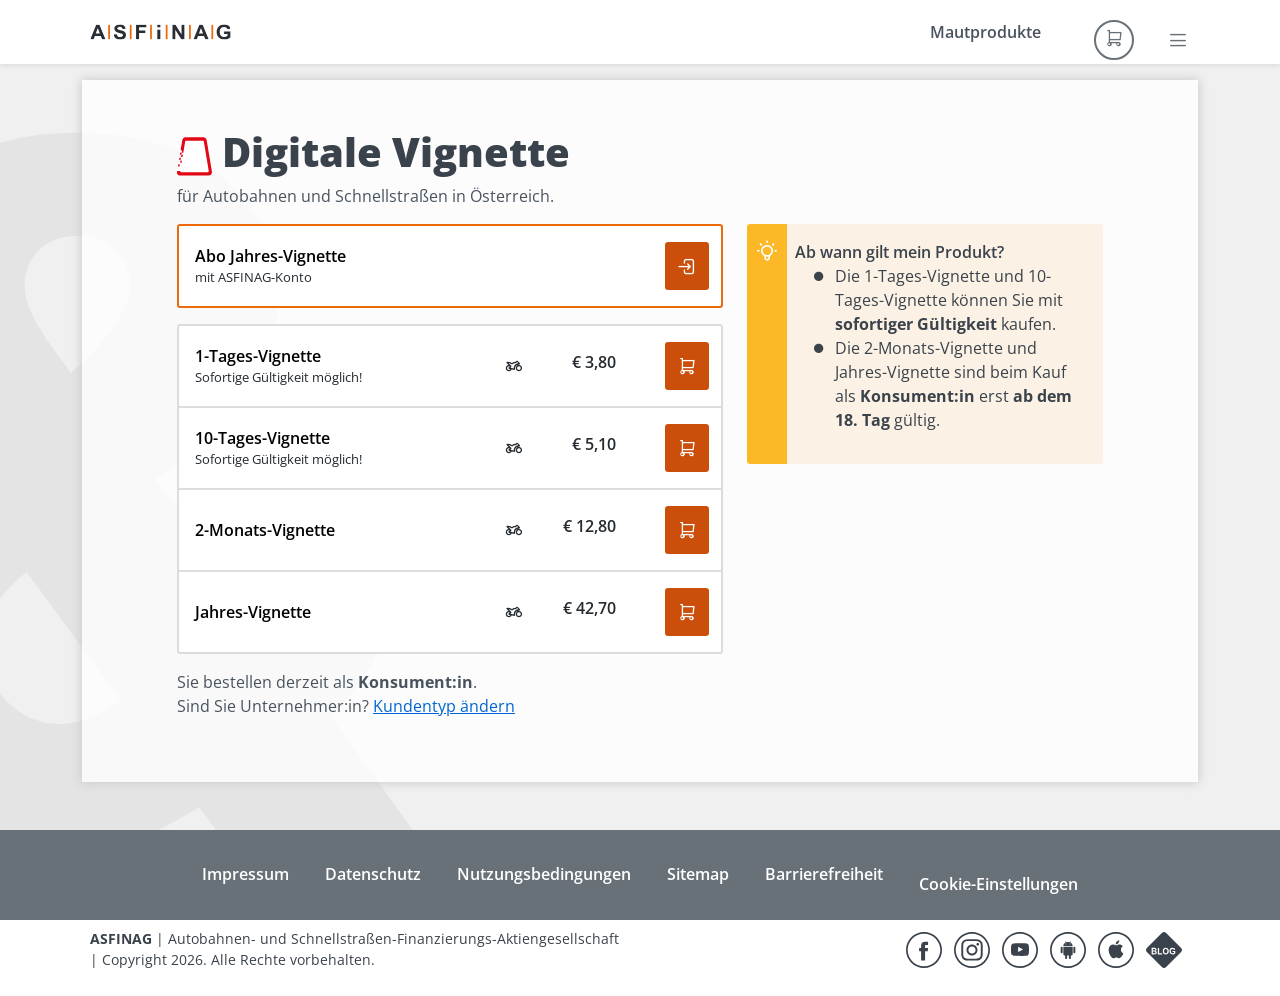
<file: de/maut-produkte/digitale-vignette/moto.html>
<html class="no-js scroll-padding " lang="de" data-currentlanguage="de" id="html"><head>
    <title>Vignetten Produktauswahl | offizieller ASFINAG-Mautshop</title>
    <meta charset="utf-8">
    <meta name="viewport" content="width=device-width, initial-scale=1">
    
    
    <meta http-equiv="X-UA-Compatible" content="IE=edge,chrome=1">
    <meta name="Page.Published" content="12.05.2025 14:47:35 ">
    <meta name="Page.Modified" content="12.05.2025 14:47:35">
    <meta name="SiteSettings.Modified" content="09.10.2017 15:29:33">
    <meta name="onlinetest" content="IDDIVIWEBSHOP9568712365">
    <meta name="theme-color" content="#ffffff">
    <meta name="msapplication-config" content="/CommonContent/favicons/browserconfig.xml">

    <script type="text/javascript" src="/ruxitagentjs_ICANVfhqrux_10335260306043831.js" data-dtconfig="rid=RID_372982889|rpid=-1019495510|domain=asfinag.at|reportUrl=/rb_4e1c609d-9c91-4479-8229-895178b678a1|app=5ef91f8ab7ed87cd|ssc=1|coo=1|owasp=1|featureHash=ICANVfhqrux|rdnt=1|uxrgce=1|cuc=7pcmqbje|mel=100000|md=mdcc1=a#scroll-magic-fix-container ^rb div.dv-form ^rb div:nth-child(1) ^rb div.col-xs-10col-md-8 ^rb span,mdcc3=a#div-speciallicenseplate-header@style,mdcc4=a[name='Name']@content,mdcc5=a[name='Email']@content,mdcc6=a[name='SalesPartnerUserName']@content,mdcc7=a[name='SalesPartnerUserEmail']@content,mdcc8=a[name='SalesPartnerStoreName']@content,mdcc9=a[name='SalesPartnerName']@content,mdcc10=a[name='MainSalesPartnerUserEmail']@content|lastModification=1779818762017|tp=500,50,0|srbbv=2|agentUri=/ruxitagentjs_ICANVfhqrux_10335260306043831.js"></script><link rel="apple-touch-icon" sizes="180x180" href="/CommonContent/favicons/apple-touch-icon-PYAaQjnM8s.png">
<link rel="icon" type="image/png" sizes="32x32" href="/CommonContent/favicons/favicon-32x32-PYAaQjnM8s.png">
<link rel="icon" type="image/png" sizes="16x16" href="/CommonContent/favicons/favicon-16x16-PYAaQjnM8s.png">
<link rel="manifest" href="/CommonContent/favicons/site-PYAaQjnM8s.webmanifest">
<link rel="mask-icon" href="/CommonContent/favicons/safari-pinned-tab-PYAaQjnM8s.svg" color="#5bbad5">
<link rel="shortcut icon" href="/CommonContent/favicons/favicon-PYAaQjnM8s.ico">


    <link rel="canonical" href="https://shop.asfinag.at/de/maut-produkte/digitale-vignette/">

    <link rel="alternate" href="https://shop.asfinag.at/de/maut-produkte/digitale-vignette/" hreflang="de">
<link rel="alternate" href="https://shop.asfinag.at/en/toll-products/digital-vignette/" hreflang="en">
<link rel="alternate" href="https://shop.asfinag.at/fr/produits-de-peage/la-vignette-de-telepeage/" hreflang="fr">
<link rel="alternate" href="https://shop.asfinag.at/it/prodotti-di-pedaggio/il-talloncino-digitale/" hreflang="it">
<link rel="alternate" href="https://shop.asfinag.at/nl/tolproducten/het-digitale-vignet/" hreflang="nl">
<link rel="alternate" href="https://shop.asfinag.at/da/vejafgiftsprodukter/den-digitale-vignet/" hreflang="da">
<link rel="alternate" href="https://shop.asfinag.at/cs/mytne-produkty/digitalni-znamka/" hreflang="cs">
<link rel="alternate" href="https://shop.asfinag.at/sl/cestninski-izdelki/digitalna-vinjeta/" hreflang="sl">
<link rel="alternate" href="https://shop.asfinag.at/hu/utdijtermekek/digitalis-matrica/" hreflang="hu">
<link rel="alternate" href="https://shop.asfinag.at/sk/myte-produkty/digitalna-dialnicna-znamka/" hreflang="sk">
<link rel="alternate" href="https://shop.asfinag.at/hr/proizvodi-za-naplatu-cestarine/digitalna-vinjeta/" hreflang="hr">
<link rel="alternate" href="https://shop.asfinag.at/ro/produsele-de-taxa-de-autostrada/vinieta-digitala/" hreflang="ro">
<link rel="alternate" href="https://shop.asfinag.at/pl/oplaty-drogowe/elektroniczna-winieta/" hreflang="pl">
<link rel="alternate" href="https://shop.asfinag.at/tr/ucretli-gecis-urunleri/dijital-vinyet/" hreflang="tr">
 <link rel="alternate" href="https://shop.asfinag.at/en/toll-products/digital-vignette/" hreflang="x-default">


    <link rel="stylesheet" href="/Content/divi-theme/css/theme-bootstrap.css?v=41C66BEAA990946BE20DF05742BF37BE">
    <link rel="stylesheet" href="/Content/divi-theme/css/theme-mautshop.css?v=9FC183BDEF68543C250B356BD48D1C52">
    <style type="text/css" nonce="">

        :root {
            --asf-additional-pt:  0rem;
            --asf-additional-pt-lg: 0rem;
        }
    </style>

    
    <script src="https://p.teads.tv/teads-fellow.js" async=""></script>
    <script nonce="">
    window.teads_e = window.teads_e || [];
    window.teads_buyer_pixel_id = "9818";
    </script>


    

    <style type="text/css" nonce="">#communication-widget {
display: none;
}
table {
  font-size: 0.75rem
}
.special-toll-product-selection-dialog {
    width: 90%;
    max-width: 1140px;
}</style>

<script type="text/javascript" async="" src="https://analytics.asfinag.at/matomo.js"></script></head>
<body class="" data-not-supported-chat-browser-regex="" data-loading-text="wird geladen" data-w3c-validator-enabled="false" data-is-ciam="false" data-is-anonymous="true" id="body">
    

    <div class="page">
<nav>
    <ul id="block-page-areas" class="block-page-areas">
        <li>
            <a accesskey="0" href="#main-content" id="PageAreasPartialViewModel_MainContentAnchorLink">Inhalte (<span lang="en">AccessKey</span> 0)</a>
        </li>
        <li>
            <a accesskey="1" href="#main-menu-anchor" id="PageAreasPartialViewModel_MainMenuAnchorLink">Hauptnavigation (<span lang="en">AccessKey</span> 1)</a>
        </li>
    </ul>
</nav>        <header class="w-100 bg-white" id="header">

<div class="shadow-sm">
    <div class="container-lg">
        <div class="row">
            <div class="col-12">
                <nav class="navbar align-items-center align-content-center" id="main-menu-anchor">
                    <a aria-label="Startseite ASFINAG-Mautshop" class="me-auto" href="/de/" id="HeaderPartialViewModel_LogoLink" title="Startseite ASFINAG-Mautshop"><img alt="" src="/globalassets/asfinag-logos/asfiang-logo.svg"></a>
                    <ul class="align-items-center nav fw-600  main-nav-bar" id="main-nav-bar">
                                <li class="nav-item d-none d-lg-flex">
                                    <a class="nav-link fw-600" href="/de/maut-produkte/" id="HeaderPartialViewModel_menu_Link">Mautprodukte</a>
                                </li>
                        <li>
                            <a aria-label="Warenkorb ist leer" class="btn rounded-circle p-0 ms-2 ms-lg-4 position-relative btn-outline-secondary" href="/de/produktkauf/warenkorb/" id="HeaderPartialViewModel_CartLink" title="Warenkorb"><i aria-hidden="true" class="asf-shopping-cart"></i></a>
                        </li>
                        <li>
                            
<button aria-expanded="false" aria-label="Mehr" class="btn btn-outline-secondary border-0 ms-2 ms-lg-4" id="HeaderPartialViewModel_MoreMenuPartialViewModel_ExpandMoreMenuButton" title="Mehr" type="button"><i aria-hidden="true" class="asf-hamburger-navi"></i></button>


<div popover="manual" id="more-menu-container" class="border-0 w-100 p-0 more-menu-container">
    <div class="container-lg">
        <div class="row justify-content-end">
            <div class="d-flex flex-column ps-3 ps-lg-0 pe-0 pe-lg-3 more-menu" id="more-menu">
                <div class="bg-gray-300 p-3">
                    
<div class="col-12 text-end">
<form action="/de/maut-produkte/digitale-vignette/ChangeLanguage/" data-ignore-unload="" id="HeaderPartialViewModel_MoreMenuPartialViewModel_ChangeLanguagePartialFormViewModel_change-language-form" method="post"><input name="__RequestVerificationToken" type="hidden" value="PFjlugVD273DXmcqAU01KTfdtSS_q-H9QbG1m_6-JWzKpF79Mzuubf4MBytHv3L0e3UAtSHO0m8DN7L3FHvLtbM0O5v5J7ZGccCEPtxFlxc1"><select aria-errormessage="HeaderPartialViewModel_MoreMenuPartialViewModel_ChangeLanguagePartialFormViewModel_ChangeLanguage_LanguageCode_Error_Message" class="selectpicker form-control mw-50 ms-auto pe-5 rounded-pill more-menu-language-selector" id="HeaderPartialViewModel_MoreMenuPartialViewModel_ChangeLanguagePartialFormViewModel_ChangeLanguage_LanguageCode" name="LanguageCodeWithRedirectUrl" required="required" title="Sprache"><option selected="selected" value="de;/de/maut-produkte/digitale-vignette?type=motorbike">Deutsch</option><option value="en;/en/toll-products/digital-vignette?type=motorbike">English</option><option value="fr;/fr/produits-de-peage/la-vignette-de-telepeage?type=motorbike">français</option><option value="it;/it/prodotti-di-pedaggio/il-talloncino-digitale?type=motorbike">italiano</option><option value="nl;/nl/tolproducten/het-digitale-vignet?type=motorbike">Nederlands</option><option value="da;/da/vejafgiftsprodukter/den-digitale-vignet?type=motorbike">dansk</option><option value="cs;/cs/mytne-produkty/digitalni-znamka?type=motorbike">čeština</option><option value="sl;/sl/cestninski-izdelki/digitalna-vinjeta?type=motorbike">slovenščina</option><option value="hu;/hu/utdijtermekek/digitalis-matrica?type=motorbike">magyar</option><option value="sk;/sk/myte-produkty/digitalna-dialnicna-znamka?type=motorbike">slovenčina</option><option value="hr;/hr/proizvodi-za-naplatu-cestarine/digitalna-vinjeta?type=motorbike">hrvatski</option><option value="ro;/ro/produsele-de-taxa-de-autostrada/vinieta-digitala?type=motorbike">română</option><option value="pl;/pl/oplaty-drogowe/elektroniczna-winieta?type=motorbike">polski</option><option value="tr;/tr/ucretli-gecis-urunleri/dijital-vinyet?type=motorbike">Türkçe</option></select><div class="validation-error" id="HeaderPartialViewModel_MoreMenuPartialViewModel_ChangeLanguagePartialFormViewModel_ChangeLanguage_LanguageCode_Error_Message"><ul><li data-val-rule="regular-expression">The field LanguageCodeWithRedirectUrl must match the regular expression '[a-zA-Z]{2};.+'.</li></ul></div></form></div>
                    
                    <div class="pt-1" id="more-menu-error-append">
                        

    <details class="bg-gray-100 rounded p-3 mt-2" data-group="more-menu">
        <summary>
            <div class="d-flex">
                <div class="d-flex flex-wrap justify-content-between">
                    <div class="text-secondary fw-600 pe-1">Kundentyp:</div>
                    <div class="color-gray-700 fw-600">Konsument:in</div>
                </div>
                <div class="d-flex asf-summary-arrow ms-auto" aria-hidden="true"></div>
            </div>
        </summary>
        <div class="pt-3 color-gray">
            <p>Heute gekaufte Digitale 2-Monats-Vignetten und Digitale Jahresvignetten gelten aufgrund<strong class="extra-bold">&nbsp;des Rücktrittsrechts beim Online-Kauf frühestens ab 20.06.2026. </strong>Alle anderen Mautprodukte können Sie sofort nutzen. (Mehr Infos in den FAQ)</p>

<a class="fw-600" href="/de/kundentypauswahl/?redirectUrl=%2Fde%2Fmaut-produkte%2Fdigitale-vignette%3Ftype%3Dmotorbike" id="HeaderPartialViewModel_MoreMenuPartialViewModel_MoreMenuUserInformation_ChangeCustomerTypeLink" title="Wählen Sie zwischen Konsument:in und Unternehmer:in aus">Kundentyp ändern</a>        </div>
    </details>



                        
                            <details class="bg-gray-100 rounded p-3 mt-2" data-group="more-menu">
                                <summary>
                                    <div class="d-flex">
                                        <div class="d-flex justify-content-between text-secondary fw-600">Produktinformationen</div>
                                        <div class="d-flex asf-summary-arrow ms-auto" aria-hidden="true"></div>
                                    </div>
                                </summary>
                                <ul class="mt-2 mb-0 p-0">
                                        <li class="d-block ps-2 py-1">
                                            <small>
                                                <a class="text-secondary text-decoration-none fw-600" href="/de/produkte/digitale-vignette/" id="HeaderPartialViewModel_MoreMenuPartialViewModel_subMenuItem_Link" title="Mehr Infos zur Digitalen Vignette">Digitale Vignette</a>
                                            </small>
                                        </li>
                                        <li class="d-block ps-2 py-1">
                                            <small>
                                                <a class="text-secondary text-decoration-none fw-600" href="/de/produkte/digitale-streckenmaut/" id="HeaderPartialViewModel_MoreMenuPartialViewModel_subMenuItem_Link" title="Mehr Infos zur Digitalen Streckenmaut">Digitale Streckenmaut</a>
                                            </small>
                                        </li>
                                        <li class="d-block ps-2 py-1">
                                            <small>
                                                <a class="text-secondary text-decoration-none fw-600" href="/de/produkte/digitale-streckenmaut-flex/" id="HeaderPartialViewModel_MoreMenuPartialViewModel_subMenuItem_Link" title="Mehr Infos zur  Digitalen Streckenmaut FLEX">Digitale Streckenmaut FLEX</a>
                                            </small>
                                        </li>
                                        <li class="d-block ps-2 py-1">
                                            <small>
                                                <a class="text-secondary text-decoration-none fw-600" href="/de/produkte/abo-vignette-mehrfahrtenkarte/" id="HeaderPartialViewModel_MoreMenuPartialViewModel_subMenuItem_Link" title="Mehr Infos zum Abo">Abo</a>
                                            </small>
                                        </li>
                                        <li class="d-block ps-2 py-1">
                                            <small>
                                                <a class="text-secondary text-decoration-none fw-600" href="/de/produkte/rubbelkarte/" id="HeaderPartialViewModel_MoreMenuPartialViewModel_subMenuItem_Link" title="Mehr Infos zur Rubbelkarte">Rubbelkarte</a>
                                            </small>
                                        </li>
                                        <li class="d-block ps-2 py-1">
                                            <small>
                                                <a class="text-secondary text-decoration-none fw-600" href="/de/produkte/e-vignette-slowenien/" id="HeaderPartialViewModel_MoreMenuPartialViewModel_subMenuItem_Link" title="Slowenien E-Vignette">Slowenien E-Vignette</a>
                                            </small>
                                        </li>
                                </ul>
                            </details>

                        <ul class="mt-4 mb-0 p-0">
                            
                                <li class="d-block d-lg-none py-2">
                                    <a class="color-gray-700 text-decoration-none fw-600" href="/de/maut-produkte/" id="HeaderPartialViewModel_MoreMenuPartialViewModel_menuItem">Mautprodukte</a>
                                </li>
                                                            <li class="d-block py-2">
                                    <a class="color-gray-700 text-decoration-none fw-600" href="/de/mautplaner-routenplanung/" id="HeaderPartialViewModel_MoreMenuPartialViewModel_menuItem" title="Mautplaner">Mautplaner</a>
                                </li>
                                <li class="d-block py-2">
                                    <a class="color-gray-700 text-decoration-none fw-600" href="https://evidenz.asfinag.at/" id="HeaderPartialViewModel_MoreMenuPartialViewModel_menuItem" title="Jetzt Gültigkeit abfragen">Gültigkeitsabfrage</a>
                                </li>
                                <li class="d-block py-2">
                                    <a class="color-gray-700 text-decoration-none fw-600" href="/de/infoseiten/kontakt/" id="HeaderPartialViewModel_MoreMenuPartialViewModel_menuItem" title="Hier können Sie uns kontaktieren">Kontakt</a>
                                </li>
                                <li class="d-block py-2">
                                    <a class="color-gray-700 text-decoration-none fw-600" href="/de/infoseiten/faq/" id="HeaderPartialViewModel_MoreMenuPartialViewModel_menuItem" title="Hier finden Sie die FAQ">Fragen und Antworten</a>
                                </li>
                                <li class="d-block py-2">
                                    <a class="color-gray-700 text-decoration-none fw-600" href="/de/selfcare/mein-konto/anmeldung-grosskunden/" id="HeaderPartialViewModel_MoreMenuPartialViewModel_menuItem" title="Hier geht's zum Login für Großkunden">Anmeldung für Großkunden</a>
                                </li>
                        </ul>
                    <noscript>
    <div class="col-12">
        <div aria-live="polite" class="alert-warning&#32;alert&#32;center-block&#32;mt-3&#32;mb-0" role="alert"><p>In Ihrem Browser ist JavaScript deaktiviert. Bitte aktivieren Sie JavaScript für eine bestmögliche Funktion der Website.</p></div>
    </div>
</noscript></div>
                </div>
            </div>
        </div>
    </div>
</div>


                        </li>
                    </ul>
                </nav>

            </div>
        </div>
    </div>
</div>


        </header>

        <main lang="de" id="main-content">

            

            <div class="container-lg">
    <div class="row">
        
<noscript>
    <div class="col-12">
        <div aria-live="polite" class="alert-warning&#32;alert&#32;center-block&#32;mt-3&#32;mb-0" role="alert"><p>In Ihrem Browser ist JavaScript deaktiviert. Bitte aktivieren Sie JavaScript für eine bestmögliche Funktion der Website.</p></div>
    </div>
</noscript>

        



            <div class="mb-3 mb-lg-0">
                    <div aria-hidden="true" class="d-print-none col-12" id="error_async_request_failed" style="display: none;">

        <div aria-live="polite" class="alert-danger alert center-block mt-3 mb-0" role="alert"><p>Bei Ihrer Anfrage ist ein Fehler aufgetreten.</p></div>
    </div>

            </div>
    </div>
</div>

            

<div class="container-lg">
    <div class="content-frame mt-0 mt-lg-3 mb-5 py-3 py-lg-5 bg-opacity-10">
        <div class="row">
            <div class="col-12 col-lg-11 offset-lg-1">
                <h1><img title="" src="/globalassets/_ms2.0/logos/digitale-vignette/logo-symbol-vignette.svg" alt="" width="35" height="39"> Digitale Vignette</h1>
<p>für Autobahnen und Schnellstraßen in Österreich.</p>
            </div>
        </div>

        <div class="row d-lg-flex">
            <div class="col-12 col-lg-4 order-lg-2">
                <span class="d-block d-lg-none">
                        <div class="alert alert-hint editor-content">
        <div class="d-inline inherit fw-600">Ab wann gilt mein Produkt?</div>
        <ul>
<li>Die 1-Tages-Vignette und 10-Tages-Vignette können Sie mit <strong>sofortiger Gültigkeit</strong> kaufen.</li>
<li>Die 2-Monats-Vignette und Jahres-Vignette sind beim Kauf als <strong>Konsument:in</strong> erst <strong>ab dem 18. Tag</strong> gültig.</li>
</ul>
    </div>

                </span>
                <span class="d-none d-lg-block">

                        <div class="alert alert-hint editor-content">
        <div class="d-inline inherit fw-600">Ab wann gilt mein Produkt?</div>
        <ul>
<li>Die 1-Tages-Vignette und 10-Tages-Vignette können Sie mit <strong>sofortiger Gültigkeit</strong> kaufen.</li>
<li>Die 2-Monats-Vignette und Jahres-Vignette sind beim Kauf als <strong>Konsument:in</strong> erst <strong>ab dem 18. Tag</strong> gültig.</li>
</ul>
    </div>

                </span>
            </div>
            <div class="col-12 col-lg-6 offset-lg-1 order-lg-1">
                <ul class="list-group mb-3" role="list">
                    
<li class="list-group-item border-primary border rounded border-top rounded-top">
    <div class="row d-flex align-items-center">
        <div class="col-6 col-md-7">
            <div class="fw-600 m-0 h6 text-black lh-base">Abo Jahres-Vignette</div>
            <div class="text-small">mit ASFINAG-Konto</div>
        </div>

        <div class="col-4 col-md-3 fw-600">
            <div class="d-flex justify-content-between">
                <div class="d-flex">
                    
                    
                </div>
            </div>
        </div>
        <div class="col-2 d-flex justify-content-end p-0">
            
<form action="/de/maut-produkte/digitale-vignette/AnonymousSubscriptionCiamLoginInitiate/" method="post"><input name="__RequestVerificationToken" type="hidden" value="V0zbEl_o9ywAI-0VKbzLhJ-01DaeQGm2roNwaWwGjDx40DYJlVuJ3v-M4qdeV0067SxKCtPmUJJ4pkAhfVtOmxsByacj7jtkyoQ7Vz1b3TA1"><input id="ProductPartialViewModels_0__AnonymousSubscriptionCiamLoginPartialFormViewModel_RedirectUrl" maxlength="1024" name="RedirectUrl" type="hidden" value="/de/maut-produkte/digitale-vignette/?type=motorbike">

<button aria-label="Im ASFINAG-Konto anmelden" class="btn btn-primary me-2" id="ProductPartialViewModels_0__AnonymousSubscriptionCiamLoginPartialFormViewModel_LoginButton" title="Im ASFINAG-Konto anmelden" type="submit"><i aria-hidden="true" class="asf-login"></i></button>
</form>
        </div>
    </div>
</li>
<li class="list-group-item border-top rounded-top mt-3">
    <div class="row d-flex align-items-center">
        <div class="col-6 col-md-7">
            <div class="fw-600 m-0 h6 text-black lh-base">1-Tages-Vignette</div>
            <div class="text-small">Sofortige Gültigkeit möglich!</div>
        </div>

        <div class="col-4 col-md-3 fw-600">
            <div class="d-flex justify-content-between">
                <div class="d-flex">
                    <span class="sr-only">für Motorrad</span>
<span class="vehicleIcon"><i class="asf-motorbike" aria-hidden="true"></i></span>

                    
                </div>
                    <div class="d-flex">€&nbsp;3,80</div>
            </div>
        </div>
        <div class="col-2 d-flex justify-content-end p-0">
<form action="/de/produktkauf/warenkorb/index.php" method="get"><input name="__RequestVerificationToken" type="hidden" value="rLa9p2TaWPpIvC2-uQ2GLN2lWdarjNMKZSGoLdatk5Us_4ec1kAZm8Ek7AMLFbHiLHwNfi9LaA7YibogtgcnOmHtqu192-WCtkyLZYu9Ivg1"><input aria-errormessage="ProductPartialViewModels_1__AddToCartPartialFormViewModel_VariantCode_Error_Message" id="ProductPartialViewModels_1__AddToCartPartialFormViewModel_VariantCode" maxlength="100" name="VariantCode" required="required" type="hidden" value="A26S"><div class="validation-error" id="ProductPartialViewModels_1__AddToCartPartialFormViewModel_VariantCode_Error_Message"><ul><li data-val-rule="required">VariantCode ist erforderlich</li></ul></div>
<input id="ProductPartialViewModels_1__AddToCartPartialFormViewModel_IsSubscription" name="IsSubscription" type="hidden" value="False">
<input type="hidden" name="product_name" value="1-Tages-Vignette">
<input type="hidden" name="product_price" value="3.80">
<button aria-label="1-Tages-Vignette Motorrad 2026 € 3,80 Kaufen" class="btn btn-primary me-2" id="ProductPartialViewModels_1__AddToCartPartialFormViewModel_AddToCartButton" title="1-Tages-Vignette Motorrad 2026 € 3,80 Kaufen" type="submit"><i aria-hidden="true" class="asf-shopping-cart"></i></button>
</form>            

        </div>
    </div>
</li>
<li class="list-group-item ">
    <div class="row d-flex align-items-center">
        <div class="col-6 col-md-7">
            <div class="fw-600 m-0 h6 text-black lh-base">10-Tages-Vignette</div>
            <div class="text-small">Sofortige Gültigkeit möglich!</div>
        </div>

        <div class="col-4 col-md-3 fw-600">
            <div class="d-flex justify-content-between">
                <div class="d-flex">
                    <span class="sr-only">für Motorrad</span>
<span class="vehicleIcon"><i class="asf-motorbike" aria-hidden="true"></i></span>

                    
                </div>
                    <div class="d-flex">€&nbsp;5,10</div>
            </div>
        </div>
        <div class="col-2 d-flex justify-content-end p-0">
<form action="/de/produktkauf/warenkorb/index.php" method="get"><input name="__RequestVerificationToken" type="hidden" value="GYWO4q9GMaPenLNLPoePV92soRLoOoAvBa8NzKLGzqnIKIulL8zns2FxeO7QV_OHR_GmrHCNtpD75LJCJb3rlhmfnbm8QC2wp47YbhqRhW01"><input aria-errormessage="ProductPartialViewModels_2__AddToCartPartialFormViewModel_VariantCode_Error_Message" id="ProductPartialViewModels_2__AddToCartPartialFormViewModel_VariantCode" maxlength="100" name="VariantCode" required="required" type="hidden" value="A26T"><div class="validation-error" id="ProductPartialViewModels_2__AddToCartPartialFormViewModel_VariantCode_Error_Message"><ul><li data-val-rule="required">VariantCode ist erforderlich</li></ul></div>
<input id="ProductPartialViewModels_2__AddToCartPartialFormViewModel_IsSubscription" name="IsSubscription" type="hidden" value="False">
<input type="hidden" name="product_name" value="10-Tages-Vignette">
<input type="hidden" name="product_price" value="5.10">
<button aria-label="10-Tages-Vignette Motorrad 2026 € 5,10 Kaufen" class="btn btn-primary me-2" id="ProductPartialViewModels_2__AddToCartPartialFormViewModel_AddToCartButton" title="10-Tages-Vignette Motorrad 2026 € 5,10 Kaufen" type="submit"><i aria-hidden="true" class="asf-shopping-cart"></i></button>
</form>            

        </div>
    </div>
</li>
<li class="list-group-item ">
    <div class="row d-flex align-items-center">
        <div class="col-6 col-md-7">
            <div class="fw-600 m-0 h6 text-black lh-base">2-Monats-Vignette</div>
            <div class="text-small"></div>
        </div>

        <div class="col-4 col-md-3 fw-600">
            <div class="d-flex justify-content-between">
                <div class="d-flex">
                    <span class="sr-only">für Motorrad</span>
<span class="vehicleIcon"><i class="asf-motorbike" aria-hidden="true"></i></span>

                    
                </div>
                    <div class="d-flex">€&nbsp;12,80</div>
            </div>
        </div>
        <div class="col-2 d-flex justify-content-end p-0">
<form action="/de/produktkauf/warenkorb/index.php" method="get"><input name="__RequestVerificationToken" type="hidden" value="ta4h2ccazhUXBZjQ_v0olOkpki66k5ocredl_BAJqfcRDe6KuXcZWuXfx1eajj3ld1n58U72Q5iNBSdta8X2Q1p2kvpXq0prrnNUTW-tWD41"><input aria-errormessage="ProductPartialViewModels_3__AddToCartPartialFormViewModel_VariantCode_Error_Message" id="ProductPartialViewModels_3__AddToCartPartialFormViewModel_VariantCode" maxlength="100" name="VariantCode" required="required" type="hidden" value="A26M"><div class="validation-error" id="ProductPartialViewModels_3__AddToCartPartialFormViewModel_VariantCode_Error_Message"><ul><li data-val-rule="required">VariantCode ist erforderlich</li></ul></div>
<input id="ProductPartialViewModels_3__AddToCartPartialFormViewModel_IsSubscription" name="IsSubscription" type="hidden" value="False">
<input type="hidden" name="product_name" value="2-Monats-Vignette">
<input type="hidden" name="product_price" value="12.80">
<button aria-label="2-Monats-Vignette Motorrad 2026 € 12,80 Kaufen" class="btn btn-primary me-2" id="ProductPartialViewModels_3__AddToCartPartialFormViewModel_AddToCartButton" title="2-Monats-Vignette Motorrad 2026 € 12,80 Kaufen" type="submit"><i aria-hidden="true" class="asf-shopping-cart"></i></button>
</form>            

        </div>
    </div>
</li>
<li class="list-group-item ">
    <div class="row d-flex align-items-center">
        <div class="col-6 col-md-7">
            <div class="fw-600 m-0 h6 text-black lh-base">Jahres-Vignette</div>
            <div class="text-small"></div>
        </div>

        <div class="col-4 col-md-3 fw-600">
            <div class="d-flex justify-content-between">
                <div class="d-flex">
                    <span class="sr-only">für Motorrad</span>
<span class="vehicleIcon"><i class="asf-motorbike" aria-hidden="true"></i></span>

                    
                </div>
                    <div class="d-flex">€&nbsp;42,70</div>
            </div>
        </div>
        <div class="col-2 d-flex justify-content-end p-0">
<form action="/de/produktkauf/warenkorb/index.php" method="get"><input name="__RequestVerificationToken" type="hidden" value="vgEtl9980rgDURnflfTz9FLzCvl2xRDFFwrXQ_IBRyPCc0c6sX_n7yFexDVmcPrnb8x4ZJkTkBiLfczCW9xBGeRc1sarYgIJ9Zblkf7CWDI1"><input aria-errormessage="ProductPartialViewModels_4__AddToCartPartialFormViewModel_VariantCode_Error_Message" id="ProductPartialViewModels_4__AddToCartPartialFormViewModel_VariantCode" maxlength="100" name="VariantCode" required="required" type="hidden" value="A26J"><div class="validation-error" id="ProductPartialViewModels_4__AddToCartPartialFormViewModel_VariantCode_Error_Message"><ul><li data-val-rule="required">VariantCode ist erforderlich</li></ul></div>
<input id="ProductPartialViewModels_4__AddToCartPartialFormViewModel_IsSubscription" name="IsSubscription" type="hidden" value="False">
<input type="hidden" name="product_name" value="Jahres-Vignette">
<input type="hidden" name="product_price" value="42.70">
<button aria-label="Jahres-Vignette Motorrad 2026 € 42,70 Kaufen" class="btn btn-primary me-2" id="ProductPartialViewModels_4__AddToCartPartialFormViewModel_AddToCartButton" title="Jahres-Vignette Motorrad 2026 € 42,70 Kaufen" type="submit"><i aria-hidden="true" class="asf-shopping-cart"></i></button>
</form>            

        </div>
    </div>
</li>
                </ul>

                <div class="customer-type-info">
    Sie bestellen derzeit als <strong>Konsument:in</strong>.
    <p>Sind Sie Unternehmer:in? <a href="/de/kundentypauswahl/?redirectUrl=/de/maut-produkte/digitale-vignette?type%3dmotorbike" id="Link" title="Wählen Sie zwischen Konsument:in und Unternehmer:in aus">Kundentyp ändern</a>
</p>
</div>

            </div>
        </div>
    </div>
</div>



        </main>
    </div>


<footer class="mt-lg-0 p-0 bg-white" id="Footer">
    <div class="bg-secondary">
        <div class="container footer-links text-center">
            <nav aria-label="Navigation">
                <ul class="p-0 m-0">
                        <li class="d-block d-md-inline-block p-2 p-lg-3 fw-600">
                            <a href="/de/infoseiten/impressum/" id="FooterPartialViewModel_linkItem" title="Hier finden Sie das Impressum">Impressum</a>
                        </li>
                        <li class="d-block d-md-inline-block p-2 p-lg-3 fw-600">
                            <a href="/de/infoseiten/datenschutz/" id="FooterPartialViewModel_linkItem" title="Hier finden Sie die Datenschutzerklärung">Datenschutz</a>
                        </li>
                        <li class="d-block d-md-inline-block p-2 p-lg-3 fw-600">
                            <a href="/de/infoseiten/allgemeine-nutzungsbedingungen/" id="FooterPartialViewModel_linkItem" title="Hier finden Sie die Nutzungsbedingungen">Nutzungsbedingungen</a>
                        </li>
                        <li class="d-block d-md-inline-block p-2 p-lg-3 fw-600">
                            <a href="/de/infoseiten/sitemap/" id="FooterPartialViewModel_linkItem" title="Hier finden Sie die Sitemap">Sitemap</a>
                        </li>
                        <li class="d-block d-md-inline-block p-2 p-lg-3 fw-600">
                            <a href="/de/infoseiten/barrierefreiheit/" id="FooterPartialViewModel_linkItem" target="_top" title="hier finden sie die Erklärung zur Barrierefreiheit">Barrierefreiheit</a>
                        </li>
                    <li class="d-block d-md-inline-block p-2 p-lg-3 fw-600">
                        <button class="btn btn-footer p-0 border-0 rounded-0" id="FooterPartialViewModel_CookieSettingsButton" title="Hier Cookie-Einstellungen ändern" type="button">Cookie-Einstellungen</button>
                    </li>
                </ul>
            </nav>
        </div>
    </div>
    <div class="container" style="padding-bottom: 0px;">
        <div class="row p-2">
            <div class="col-lg-6 col-12 editor-content">
                <p class="small"><strong>ASFINAG</strong> | Autobahnen- und Schnellstraßen-Finanzierungs-Aktiengesellschaft | Copyright 2026. Alle Rechte vorbehalten.</p>
            </div>

            <div class="col-lg-6 col-12 d-flex pb-3 justify-content-center justify-content-lg-end align-items-end">
                <nav aria-label="Navigationselemente für Social Media" class="social-media-icons">
                    <ul class="list-unstyled-inline">
<li><a title="Facebook (öffnet ein neues Fenster)" href="https://www.facebook.com/ASFINAG/" target="_blank" rel="noopener" aria-label="Facebook (öffnet ein neues Fenster)"><img title="ASFINAG auf Facebook" src="/globalassets/_ms2.0/icons/social-media/asf_facebook.svg" alt="Zum ASFINAG-Facebook-Profil" width="44" height="44"> </a></li>
<li><a title="Instagram (Öffnet ein neues Fenster)" href="https://www.instagram.com/asfinag.at/" target="_blank" rel="noopener" aria-label="Instagram (Öffnet ein neues Fenster)"> <img title="ASFINAG auf Instagram" src="/globalassets/_ms2.0/icons/social-media/asf_instagram.svg" alt="Zum ASFINAG-Instagram-Profil" width="44" height="44"></a></li>
<li><a title="YouTube (Öffnet ein neues Fenster)" href="https://www.youtube.com/asfinagunterwegs" target="_blank" rel="noopener" aria-label="YouTube (Öffnet ein neues Fenster)"> <img title="ASFINAG auf YouTube" src="/globalassets/_ms2.0/icons/social-media/asf_youtube.svg" alt="Zum ASFINAG-Youtube-Kanal" width="44" height="44"></a></li>
<li><a title="Play Store (Öffnet ein neues Fenster)" href="https://play.google.com/store/apps/details?id=at.asfinag.unterwegs&amp;utm_source=landingpage" target="_blank" rel="noopener" aria-label="Play Store (Öffnet ein neues Fenster)"> <img title="ASFINAG App für Android" src="/globalassets/_ms2.0/icons/social-media/asf_android.svg" alt="ASFINAG-App im Play Store herunterladen" width="44" height="44"></a></li>
<li><a title="Appstore (Öffnet ein neues Fenster)" href="https://itunes.apple.com/at/app/unterwegs/id453459323?mt=8" target="_blank" rel="noopener" aria-label="Appstore (Öffnet ein neues Fenster)"> <img title="ASFINAG App im Apple Store" src="/globalassets/_ms2.0/icons/social-media/asf_ios.svg" alt="ASFINAG-App im Appstore herunterladen" width="44" height="44"></a></li>
<li><a title="Asfinag Blog (Öffnet ein neues Fenster)" href="http://blog.asfinag.at/" target="_blank" rel="noopener" aria-label="Asfinag Blog (Öffnet ein neues Fenster)"> <img title="ASFINAG Blog" src="/globalassets/_ms2.0/icons/social-media/asf_blog.svg" alt="Zum ASFINAG Blog" width="44" height="44"></a></li>
</ul>
                </nav>
            </div>
        </div>
    </div>
</footer>




<dialog class="modal-xl" tabindex="-1" role="dialog" id="FooterPartialViewModel_Lightbox">
    <div class="modal-dialog modal-xl" role="document">
        <div class="modal-content">
            <div class="modal-header">
<h1 class="h2"></h1>                <button aria-label="Schließen" class="btn btn-outline-secondary btn-icon ms-auto modal-close" id="FooterPartialViewModel_CloseButton" type="submit"><i aria-hidden="true" class="asf asf-ui-close"></i></button>
            </div>
            <div class="modal-body">
            </div>
        </div>
    </div>
</dialog>
    

<dialog class="modal-lg cookie-modal" tabindex="-1" id="cookie-modal" data-expires="90">
    <div class="modal-dialog modal-xl" role="document">
        <div class="modal-content">
            <div class="modal-header">
<h1 class="h2 modal-title">Verwendung von Cookies</h1>            </div>
            <div class="modal-body">
                <p>Wir nutzen Cookies, um Ihnen bestmöglichen Service zu bieten, darunter Spracheinstellungen und personalisierte Inhalte. Dabei werden auch personenbezogene Daten verarbeitet. Zusätzlich erheben wir Daten zur Website-Optimierung, zur Behebung funktionaler Probleme und für statistische Auswertungen.</p>
                <a href="/de/infoseiten/datenschutz/?showcookie=false" id="MasterPageDialogsPartialViewModel_CookieDialogPartialViewModel_PrivacyLink" title="Datenschutzerklärung">Datenschutzerklärung</a>
            </div>
            <div class="modal-footer">
                <button class="btn btn-outline-secondary m-1 no" id="MasterPageDialogsPartialViewModel_CookieDialogPartialViewModel_AcceptRequiredButton" title="Nur mit essentiellen Cookies fortfahren" type="submit">Nur mit essentiellen Cookies fortfahren</button>
                <button class="btn btn-outline-secondary m-1 yes" id="MasterPageDialogsPartialViewModel_CookieDialogPartialViewModel_AcceptAllButton" title="Alle akzeptieren" type="button">Akzeptieren</button>
            </div>
        </div>
    </div>
</dialog>







    <input name="__RequestVerificationToken" type="hidden" value="1-uF7mvev3coPhE4sQLTD_TMTs3qh5i0qcv3uTjKmWByiqOm8cP8GmfVpmlaaU4asHPxxq0L9qllbn8ZpuUSKsP2csF16mWKLi2cqT3G14Y1">

    <script src="/Content/scripts/compiled/ms20.js?v=702522642195CE0146F81435F431C816"></script>

    <script type="text/javascript" nonce="">
            window.addEventListener('DOMContentLoaded', () => {
                Validation.initControl("ProductPartialViewModels_1__AddToCartPartialFormViewModel_VariantCode", "ProductPartialViewModels_1__AddToCartPartialFormViewModel_VariantCode_Error_Message");
Validation.initControl("ProductPartialViewModels_2__AddToCartPartialFormViewModel_VariantCode", "ProductPartialViewModels_2__AddToCartPartialFormViewModel_VariantCode_Error_Message");
Validation.initControl("ProductPartialViewModels_3__AddToCartPartialFormViewModel_VariantCode", "ProductPartialViewModels_3__AddToCartPartialFormViewModel_VariantCode_Error_Message");
Validation.initControl("ProductPartialViewModels_4__AddToCartPartialFormViewModel_VariantCode", "ProductPartialViewModels_4__AddToCartPartialFormViewModel_VariantCode_Error_Message");
Ms20.ExtendedMenu.init("HeaderPartialViewModel_MoreMenuPartialViewModel_ExpandMoreMenuButton");
Validation.initControl("HeaderPartialViewModel_MoreMenuPartialViewModel_ChangeLanguagePartialFormViewModel_ChangeLanguage_LanguageCode", "HeaderPartialViewModel_MoreMenuPartialViewModel_ChangeLanguagePartialFormViewModel_ChangeLanguage_LanguageCode_Error_Message");
ChangeLanguage.init("HeaderPartialViewModel_MoreMenuPartialViewModel_ChangeLanguagePartialFormViewModel_ChangeLanguage_LanguageCode", 'HeaderPartialViewModel_MoreMenuPartialViewModel_ChangeLanguagePartialFormViewModel_change-language-form');
NoScriptDuplicate.init('not-supported-browser','more-menu-error-append');
Ms20.Navigation.init();
Ms20.Footer.openCookieSettings("FooterPartialViewModel_CookieSettingsButton", 'cookie-modal');
Ms20.Footer.init();
Ms20.Lightbox.init("FooterPartialViewModel_Lightbox");
Ms20.ProductConfigurationPageMap.init();
CookieManager.init("cookie-modal", false, ["__RequestVerificationToken","_pk_id*","_pk_ses*","_pk_ref*",".ASPXANONYMOUS",".ASPXROLES","ASP.NET_SessionId",".AsfinagCustomerLogin","autologontokens","epslanguage","NonEssentialCookiesAccepted","evidence-counter","jsV","mtv1ConfSum","mtv1Pulse"] );
MatomoControl.init({"matomoPhp":"https://analytics.asfinag.at/matomo.php","matomoJs":"https://analytics.asfinag.at/matomo.js","matomoSiteId":"9","matomoBaseUrl":"https://analytics.asfinag.at/","containerIds":null}, 'sR6irrBwjAmH3oM5S2y3XzQyB7/UW++Uk5hEdeB2Cgk=');
MatomoControl.loadContainers();

                Ms20.init();
            });
    </script>

    




</body></html>
</file>
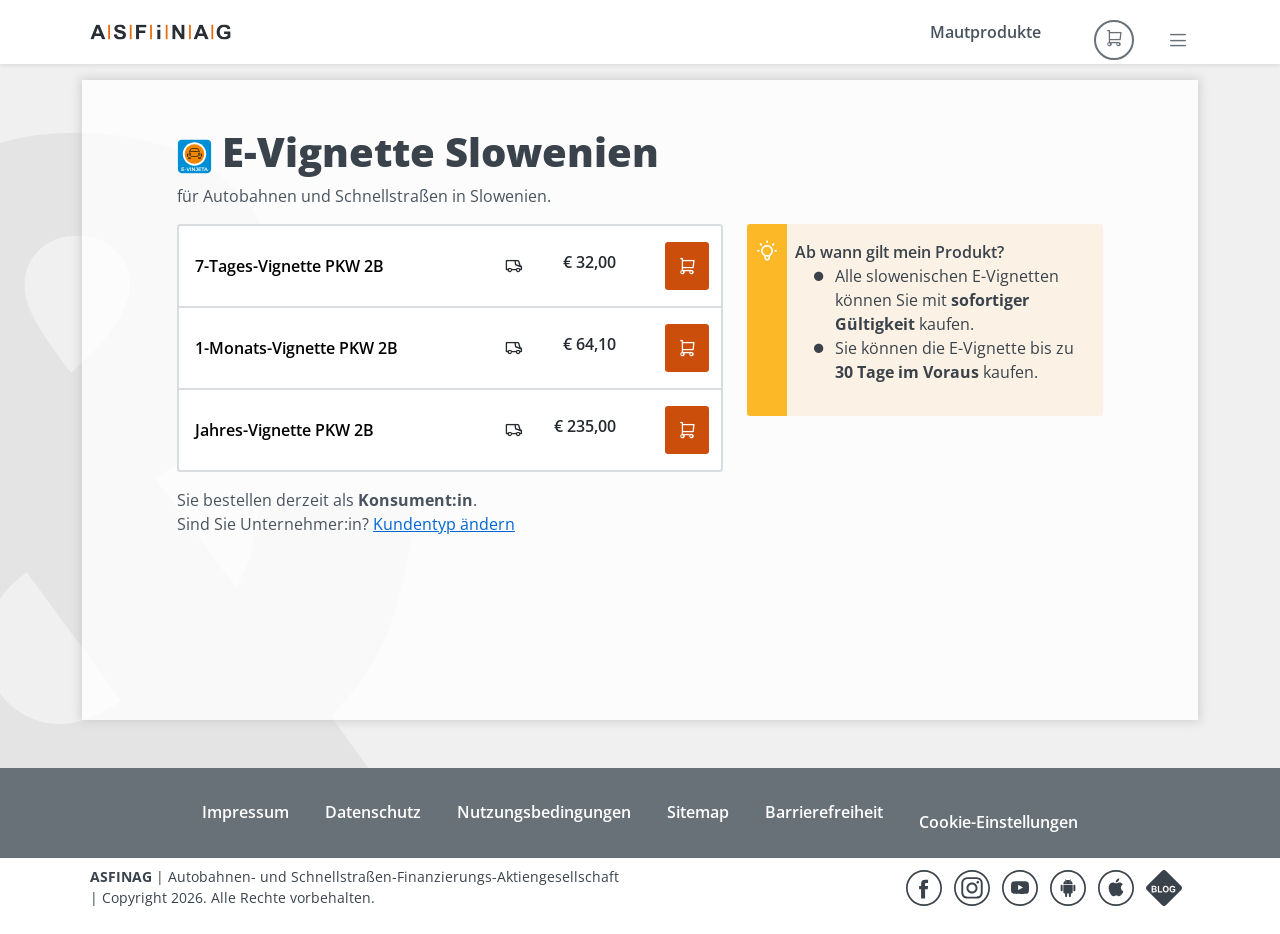
<file: de/maut-produkte/slowenien/car2b.html>
<html class="no-js scroll-padding " lang="de" data-currentlanguage="de" id="html"><head>
    <title>DARS Produktauswahl | offizieller ASFINAG-Mautshop</title>
    <meta charset="utf-8">
    <meta name="viewport" content="width=device-width, initial-scale=1">
    
    
    <meta http-equiv="X-UA-Compatible" content="IE=edge,chrome=1">
    <meta name="Page.Published" content="21.07.2025 14:27:48 ">
    <meta name="Page.Modified" content="21.07.2025 14:27:48">
    <meta name="SiteSettings.Modified" content="09.10.2017 15:29:33">
    <meta name="onlinetest" content="IDDIVIWEBSHOP9568712365">
    <meta name="theme-color" content="#ffffff">
    <meta name="msapplication-config" content="/CommonContent/favicons/browserconfig.xml">

    <script type="text/javascript" src="/ruxitagentjs_ICANVfhqrux_10335260306043831.js" data-dtconfig="rid=RID_1262253893|rpid=1134111705|domain=asfinag.at|reportUrl=/rb_4e1c609d-9c91-4479-8229-895178b678a1|app=5ef91f8ab7ed87cd|ssc=1|coo=1|owasp=1|featureHash=ICANVfhqrux|rdnt=1|uxrgce=1|cuc=7pcmqbje|mel=100000|md=mdcc1=a#scroll-magic-fix-container ^rb div.dv-form ^rb div:nth-child(1) ^rb div.col-xs-10col-md-8 ^rb span,mdcc3=a#div-speciallicenseplate-header@style,mdcc4=a[name='Name']@content,mdcc5=a[name='Email']@content,mdcc6=a[name='SalesPartnerUserName']@content,mdcc7=a[name='SalesPartnerUserEmail']@content,mdcc8=a[name='SalesPartnerStoreName']@content,mdcc9=a[name='SalesPartnerName']@content,mdcc10=a[name='MainSalesPartnerUserEmail']@content|lastModification=1779818762017|tp=500,50,0|srbbv=2|agentUri=/ruxitagentjs_ICANVfhqrux_10335260306043831.js"></script><link rel="apple-touch-icon" sizes="180x180" href="/CommonContent/favicons/apple-touch-icon-PYAaQjnM8s.png">
<link rel="icon" type="image/png" sizes="32x32" href="/CommonContent/favicons/favicon-32x32-PYAaQjnM8s.png">
<link rel="icon" type="image/png" sizes="16x16" href="/CommonContent/favicons/favicon-16x16-PYAaQjnM8s.png">
<link rel="manifest" href="/CommonContent/favicons/site-PYAaQjnM8s.webmanifest">
<link rel="mask-icon" href="/CommonContent/favicons/safari-pinned-tab-PYAaQjnM8s.svg" color="#5bbad5">
<link rel="shortcut icon" href="/CommonContent/favicons/favicon-PYAaQjnM8s.ico">


    <link rel="canonical" href="https://shop.asfinag.at/de/maut-produkte/slowenien/">

    <link rel="alternate" href="https://shop.asfinag.at/de/maut-produkte/slowenien/" hreflang="de">
<link rel="alternate" href="https://shop.asfinag.at/en/toll-products/slovenia/" hreflang="en">
<link rel="alternate" href="https://shop.asfinag.at/fr/produits-de-peage/slovenie/" hreflang="fr">
<link rel="alternate" href="https://shop.asfinag.at/it/prodotti-di-pedaggio/slovenia/" hreflang="it">
<link rel="alternate" href="https://shop.asfinag.at/nl/tolproducten/slovenie/" hreflang="nl">
<link rel="alternate" href="https://shop.asfinag.at/da/vejafgiftsprodukter/slovenien/" hreflang="da">
<link rel="alternate" href="https://shop.asfinag.at/cs/mytne-produkty/slovinsko/" hreflang="cs">
<link rel="alternate" href="https://shop.asfinag.at/sl/cestninski-izdelki/slovenija/" hreflang="sl">
<link rel="alternate" href="https://shop.asfinag.at/hu/utdijtermekek/szlovenia/" hreflang="hu">
<link rel="alternate" href="https://shop.asfinag.at/sk/myte-produkty/slovinsko/" hreflang="sk">
<link rel="alternate" href="https://shop.asfinag.at/hr/proizvodi-za-naplatu-cestarine/slovenija/" hreflang="hr">
<link rel="alternate" href="https://shop.asfinag.at/ro/produsele-de-taxa-de-autostrada/slovenia/" hreflang="ro">
<link rel="alternate" href="https://shop.asfinag.at/pl/oplaty-drogowe/slowenia/" hreflang="pl">
<link rel="alternate" href="https://shop.asfinag.at/tr/ucretli-gecis-urunleri/slovenya/" hreflang="tr">
 <link rel="alternate" href="https://shop.asfinag.at/en/toll-products/slovenia/" hreflang="x-default">


    <link rel="stylesheet" href="/Content/divi-theme/css/theme-bootstrap.css?v=41C66BEAA990946BE20DF05742BF37BE">
    <link rel="stylesheet" href="/Content/divi-theme/css/theme-mautshop.css?v=9FC183BDEF68543C250B356BD48D1C52">
    <style type="text/css" nonce="">

        :root {
            --asf-additional-pt:  0rem;
            --asf-additional-pt-lg: 0rem;
        }
    </style>

    
    <script src="https://p.teads.tv/teads-fellow.js" async=""></script>
    <script nonce="">
    window.teads_e = window.teads_e || [];
    window.teads_buyer_pixel_id = "9818";
    </script>


    

    <style type="text/css" nonce="">#communication-widget {
display: none;
}
table {
  font-size: 0.75rem
}
.special-toll-product-selection-dialog {
    width: 90%;
    max-width: 1140px;
}</style>

<script type="text/javascript" async="" src="https://analytics.asfinag.at/matomo.js"></script></head>
<body class="" data-not-supported-chat-browser-regex="" data-loading-text="wird geladen" data-w3c-validator-enabled="false" data-is-ciam="false" data-is-anonymous="true" id="body">
    

    <div class="page">
<nav>
    <ul id="block-page-areas" class="block-page-areas">
        <li>
            <a accesskey="0" href="#main-content" id="PageAreasPartialViewModel_MainContentAnchorLink">Inhalte (<span lang="en">AccessKey</span> 0)</a>
        </li>
        <li>
            <a accesskey="1" href="#main-menu-anchor" id="PageAreasPartialViewModel_MainMenuAnchorLink">Hauptnavigation (<span lang="en">AccessKey</span> 1)</a>
        </li>
    </ul>
</nav>        <header class="w-100 bg-white" id="header">

<div class="shadow-sm">
    <div class="container-lg">
        <div class="row">
            <div class="col-12">
                <nav class="navbar align-items-center align-content-center" id="main-menu-anchor">
                    <a aria-label="Startseite ASFINAG-Mautshop" class="me-auto" href="/de/" id="HeaderPartialViewModel_LogoLink" title="Startseite ASFINAG-Mautshop"><img alt="" src="/globalassets/asfinag-logos/asfiang-logo.svg"></a>
                    <ul class="align-items-center nav fw-600  main-nav-bar" id="main-nav-bar">
                                <li class="nav-item d-none d-lg-flex">
                                    <a class="nav-link fw-600" href="/de/maut-produkte/" id="HeaderPartialViewModel_menu_Link">Mautprodukte</a>
                                </li>
                        <li>
                            <a aria-label="Warenkorb ist leer" class="btn rounded-circle p-0 ms-2 ms-lg-4 position-relative btn-outline-secondary" href="/de/produktkauf/warenkorb/" id="HeaderPartialViewModel_CartLink" title="Warenkorb"><i aria-hidden="true" class="asf-shopping-cart"></i></a>
                        </li>
                        <li>
                            
<button aria-expanded="false" aria-label="Mehr" class="btn btn-outline-secondary border-0 ms-2 ms-lg-4" id="HeaderPartialViewModel_MoreMenuPartialViewModel_ExpandMoreMenuButton" title="Mehr" type="button"><i aria-hidden="true" class="asf-hamburger-navi"></i></button>


<div popover="manual" id="more-menu-container" class="border-0 w-100 p-0 more-menu-container">
    <div class="container-lg">
        <div class="row justify-content-end">
            <div class="d-flex flex-column ps-3 ps-lg-0 pe-0 pe-lg-3 more-menu" id="more-menu">
                <div class="bg-gray-300 p-3">
                    
<div class="col-12 text-end">
<form action="/de/maut-produkte/slowenien/ChangeLanguage/" data-ignore-unload="" id="HeaderPartialViewModel_MoreMenuPartialViewModel_ChangeLanguagePartialFormViewModel_change-language-form" method="post"><input name="__RequestVerificationToken" type="hidden" value="Qi3cPVCWb9HZSKbPgVwDThS5Mhzz_xnsq2_B61Kaa7FMSQ3-F0bhWHF-Cgnn41Tm2rPRqSemmREYY-xyL7yCbJOazNzE7maWksbejdezu5M1"><select aria-errormessage="HeaderPartialViewModel_MoreMenuPartialViewModel_ChangeLanguagePartialFormViewModel_ChangeLanguage_LanguageCode_Error_Message" class="selectpicker form-control mw-50 ms-auto pe-5 rounded-pill more-menu-language-selector" id="HeaderPartialViewModel_MoreMenuPartialViewModel_ChangeLanguagePartialFormViewModel_ChangeLanguage_LanguageCode" name="LanguageCodeWithRedirectUrl" required="required" title="Sprache"><option selected="selected" value="de;/de/maut-produkte/slowenien?type=car2b">Deutsch</option><option value="en;/en/toll-products/slovenia?type=car2b">English</option><option value="fr;/fr/produits-de-peage/slovenie?type=car2b">français</option><option value="it;/it/prodotti-di-pedaggio/slovenia?type=car2b">italiano</option><option value="nl;/nl/tolproducten/slovenie?type=car2b">Nederlands</option><option value="da;/da/vejafgiftsprodukter/slovenien?type=car2b">dansk</option><option value="cs;/cs/mytne-produkty/slovinsko?type=car2b">čeština</option><option value="sl;/sl/cestninski-izdelki/slovenija?type=car2b">slovenščina</option><option value="hu;/hu/utdijtermekek/szlovenia?type=car2b">magyar</option><option value="sk;/sk/myte-produkty/slovinsko?type=car2b">slovenčina</option><option value="hr;/hr/proizvodi-za-naplatu-cestarine/slovenija?type=car2b">hrvatski</option><option value="ro;/ro/produsele-de-taxa-de-autostrada/slovenia?type=car2b">română</option><option value="pl;/pl/oplaty-drogowe/slowenia?type=car2b">polski</option><option value="tr;/tr/ucretli-gecis-urunleri/slovenya?type=car2b">Türkçe</option></select><div class="validation-error" id="HeaderPartialViewModel_MoreMenuPartialViewModel_ChangeLanguagePartialFormViewModel_ChangeLanguage_LanguageCode_Error_Message"><ul><li data-val-rule="regular-expression">The field LanguageCodeWithRedirectUrl must match the regular expression '[a-zA-Z]{2};.+'.</li></ul></div></form></div>
                    
                    <div class="pt-1" id="more-menu-error-append">
                        

    <details class="bg-gray-100 rounded p-3 mt-2" data-group="more-menu">
        <summary>
            <div class="d-flex">
                <div class="d-flex flex-wrap justify-content-between">
                    <div class="text-secondary fw-600 pe-1">Kundentyp:</div>
                    <div class="color-gray-700 fw-600">Konsument:in</div>
                </div>
                <div class="d-flex asf-summary-arrow ms-auto" aria-hidden="true"></div>
            </div>
        </summary>
        <div class="pt-3 color-gray">
            <p>Heute gekaufte Digitale 2-Monats-Vignetten und Digitale Jahresvignetten gelten aufgrund<strong class="extra-bold">&nbsp;des Rücktrittsrechts beim Online-Kauf frühestens ab 22.06.2026. </strong>Alle anderen Mautprodukte können Sie sofort nutzen. (Mehr Infos in den FAQ)</p>

<a class="fw-600" href="/de/kundentypauswahl/?redirectUrl=%2Fde%2Fmaut-produkte%2Fslowenien%3Ftype%3Dcar2b" id="HeaderPartialViewModel_MoreMenuPartialViewModel_MoreMenuUserInformation_ChangeCustomerTypeLink" title="Wählen Sie zwischen Konsument:in und Unternehmer:in aus">Kundentyp ändern</a>        </div>
    </details>



                        
                            <details class="bg-gray-100 rounded p-3 mt-2" data-group="more-menu">
                                <summary>
                                    <div class="d-flex">
                                        <div class="d-flex justify-content-between text-secondary fw-600">Produktinformationen</div>
                                        <div class="d-flex asf-summary-arrow ms-auto" aria-hidden="true"></div>
                                    </div>
                                </summary>
                                <ul class="mt-2 mb-0 p-0">
                                        <li class="d-block ps-2 py-1">
                                            <small>
                                                <a class="text-secondary text-decoration-none fw-600" href="/de/produkte/digitale-vignette/" id="HeaderPartialViewModel_MoreMenuPartialViewModel_subMenuItem_Link" title="Mehr Infos zur Digitalen Vignette">Digitale Vignette</a>
                                            </small>
                                        </li>
                                        <li class="d-block ps-2 py-1">
                                            <small>
                                                <a class="text-secondary text-decoration-none fw-600" href="/de/produkte/digitale-streckenmaut/" id="HeaderPartialViewModel_MoreMenuPartialViewModel_subMenuItem_Link" title="Mehr Infos zur Digitalen Streckenmaut">Digitale Streckenmaut</a>
                                            </small>
                                        </li>
                                        <li class="d-block ps-2 py-1">
                                            <small>
                                                <a class="text-secondary text-decoration-none fw-600" href="/de/produkte/digitale-streckenmaut-flex/" id="HeaderPartialViewModel_MoreMenuPartialViewModel_subMenuItem_Link" title="Mehr Infos zur  Digitalen Streckenmaut FLEX">Digitale Streckenmaut FLEX</a>
                                            </small>
                                        </li>
                                        <li class="d-block ps-2 py-1">
                                            <small>
                                                <a class="text-secondary text-decoration-none fw-600" href="/de/produkte/abo-vignette-mehrfahrtenkarte/" id="HeaderPartialViewModel_MoreMenuPartialViewModel_subMenuItem_Link" title="Mehr Infos zum Abo">Abo</a>
                                            </small>
                                        </li>
                                        <li class="d-block ps-2 py-1">
                                            <small>
                                                <a class="text-secondary text-decoration-none fw-600" href="/de/produkte/rubbelkarte/" id="HeaderPartialViewModel_MoreMenuPartialViewModel_subMenuItem_Link" title="Mehr Infos zur Rubbelkarte">Rubbelkarte</a>
                                            </small>
                                        </li>
                                        <li class="d-block ps-2 py-1">
                                            <small>
                                                <a class="text-secondary text-decoration-none fw-600" href="/de/produkte/e-vignette-slowenien/" id="HeaderPartialViewModel_MoreMenuPartialViewModel_subMenuItem_Link" title="Slowenien E-Vignette">Slowenien E-Vignette</a>
                                            </small>
                                        </li>
                                </ul>
                            </details>

                        <ul class="mt-4 mb-0 p-0">
                            
                                <li class="d-block d-lg-none py-2">
                                    <a class="color-gray-700 text-decoration-none fw-600" href="/de/maut-produkte/" id="HeaderPartialViewModel_MoreMenuPartialViewModel_menuItem">Mautprodukte</a>
                                </li>
                                                            <li class="d-block py-2">
                                    <a class="color-gray-700 text-decoration-none fw-600" href="/de/mautplaner-routenplanung/" id="HeaderPartialViewModel_MoreMenuPartialViewModel_menuItem" title="Mautplaner">Mautplaner</a>
                                </li>
                                <li class="d-block py-2">
                                    <a class="color-gray-700 text-decoration-none fw-600" href="https://evidenz.asfinag.at/" id="HeaderPartialViewModel_MoreMenuPartialViewModel_menuItem" title="Jetzt Gültigkeit abfragen">Gültigkeitsabfrage</a>
                                </li>
                                <li class="d-block py-2">
                                    <a class="color-gray-700 text-decoration-none fw-600" href="/de/infoseiten/kontakt/" id="HeaderPartialViewModel_MoreMenuPartialViewModel_menuItem" title="Hier können Sie uns kontaktieren">Kontakt</a>
                                </li>
                                <li class="d-block py-2">
                                    <a class="color-gray-700 text-decoration-none fw-600" href="/de/infoseiten/faq/" id="HeaderPartialViewModel_MoreMenuPartialViewModel_menuItem" title="Hier finden Sie die FAQ">Fragen und Antworten</a>
                                </li>
                                <li class="d-block py-2">
                                    <a class="color-gray-700 text-decoration-none fw-600" href="/de/selfcare/mein-konto/anmeldung-grosskunden/" id="HeaderPartialViewModel_MoreMenuPartialViewModel_menuItem" title="Hier geht's zum Login für Großkunden">Anmeldung für Großkunden</a>
                                </li>
                        </ul>
                    <noscript>
    <div class="col-12">
        <div aria-live="polite" class="alert-warning&#32;alert&#32;center-block&#32;mt-3&#32;mb-0" role="alert"><p>In Ihrem Browser ist JavaScript deaktiviert. Bitte aktivieren Sie JavaScript für eine bestmögliche Funktion der Website.</p></div>
    </div>
</noscript></div>
                </div>
            </div>
        </div>
    </div>
</div>


                        </li>
                    </ul>
                </nav>

            </div>
        </div>
    </div>
</div>


        </header>

        <main lang="de" id="main-content">

            

            <div class="container-lg">
    <div class="row">
        
<noscript>
    <div class="col-12">
        <div aria-live="polite" class="alert-warning&#32;alert&#32;center-block&#32;mt-3&#32;mb-0" role="alert"><p>In Ihrem Browser ist JavaScript deaktiviert. Bitte aktivieren Sie JavaScript für eine bestmögliche Funktion der Website.</p></div>
    </div>
</noscript>

        



            <div class="mb-3 mb-lg-0">
                    <div aria-hidden="true" class="d-print-none col-12" id="error_async_request_failed" style="display: none;">

        <div aria-live="polite" class="alert-danger alert center-block mt-3 mb-0" role="alert"><p>Bei Ihrer Anfrage ist ein Fehler aufgetreten.</p></div>
    </div>

            </div>
    </div>
</div>

            

<div class="container-lg">
    <div class="content-frame mt-0 mt-lg-3 mb-5 py-3 py-lg-5 bg-opacity-10">
        <div class="row">
            <div class="col-12 col-lg-11 offset-lg-1">
                <h1><img title="Logo slowenische E-Vignette" src="/globalassets/_ms2.0/logos/dars/dars_e-vinjeta_logo.svg" alt="Blaues Logo der slowenischen E-Vignette " width="35" height="35"> E-Vignette Slowenien</h1>
<p>für Autobahnen und Schnellstraßen in Slowenien.</p>
            </div>
        </div>

        <div class="row d-lg-flex">
            <div class="col-12 col-lg-4 order-lg-2">
                <span class="d-block d-lg-none">
                        <details class="alert alert-hint">
        <summary class="fw-600 d-grid align-items-center hint-text-block-summary">
            <div class="d-inline inherit fw-600">
Ab wann gilt mein Produkt?            </div>
            <div class="d-flex asf-summary-arrow ms-auto" aria-hidden="true"></div>
        </summary>
        <div class="content editor-content">
            <ul>
<li>Alle slowenischen E-Vignetten können Sie mit <strong>sofortiger Gültigkeit</strong> kaufen.</li>
<li>Sie können die E-Vignette bis zu <strong>30 Tage im Voraus</strong> kaufen.</li>
</ul>
        </div>
    </details>

                </span>
                <span class="d-none d-lg-block">

                        <div class="alert alert-hint editor-content">
        <div class="d-inline inherit fw-600">Ab wann gilt mein Produkt?</div>
        <ul>
<li>Alle slowenischen E-Vignetten können Sie mit <strong>sofortiger Gültigkeit</strong> kaufen.</li>
<li>Sie können die E-Vignette bis zu <strong>30 Tage im Voraus</strong> kaufen.</li>
</ul>
    </div>

                </span>
            </div>
            <div class="col-12 col-lg-6 offset-lg-1 order-lg-1">
                <ul class="list-group mb-3" role="list">
                    
<li class="list-group-item border-top rounded-top">
    <div class="row d-flex align-items-center">
        <div class="col-6 col-md-7">
            <div class="fw-600 m-0 h6 text-black lh-base">7-Tages-Vignette PKW 2B</div>
            <div class="text-small"></div>
        </div>

        <div class="col-4 col-md-3 fw-600">
            <div class="d-flex justify-content-between">
                <div class="d-flex">
                    <span class="sr-only">für Transporter mit einer Höhe über der Vorderachse von über 1,3 m</span>
<span class="vehicleIcon"><i class="asf-car2b" aria-hidden="true"></i></span>

                    
                </div>
                    <div class="d-flex">€&nbsp;32,00</div>
            </div>
        </div>
        <div class="col-2 d-flex justify-content-end p-0">
<form action="/de/maut-produkte/slowenien/AddToCart/" method="post"><input name="__RequestVerificationToken" type="hidden" value="joZC83kU73sCs17i0yHaR6C06D1vsGUT76jNJpv29KuxEzO7PV3mAzhAk_lmxMlONXkaTfv1dGb-N9dwZrwz12W4a2InieDf1A6DJfp7DsU1"><input aria-errormessage="ProductPartialViewModels_0__AddToCartPartialFormViewModel_VariantCode_Error_Message" id="ProductPartialViewModels_0__AddToCartPartialFormViewModel_VariantCode" maxlength="100" name="VariantCode" required="required" type="hidden" value="2B24T"><div class="validation-error" id="ProductPartialViewModels_0__AddToCartPartialFormViewModel_VariantCode_Error_Message"><ul><li data-val-rule="required">VariantCode ist erforderlich</li></ul></div>
<input id="ProductPartialViewModels_0__AddToCartPartialFormViewModel_IsSubscription" name="IsSubscription" type="hidden" value="False">
<button aria-label="7-Tages-Vignette PKW 2B € 32,00 Kaufen" class="btn btn-primary me-2" id="ProductPartialViewModels_0__AddToCartPartialFormViewModel_AddToCartButton" title="7-Tages-Vignette PKW 2B € 32,00 Kaufen" type="submit"><i aria-hidden="true" class="asf-shopping-cart"></i></button>
</form>            

        </div>
    </div>
</li>
<li class="list-group-item ">
    <div class="row d-flex align-items-center">
        <div class="col-6 col-md-7">
            <div class="fw-600 m-0 h6 text-black lh-base">1-Monats-Vignette PKW 2B</div>
            <div class="text-small"></div>
        </div>

        <div class="col-4 col-md-3 fw-600">
            <div class="d-flex justify-content-between">
                <div class="d-flex">
                    <span class="sr-only">für Transporter mit einer Höhe über der Vorderachse von über 1,3 m</span>
<span class="vehicleIcon"><i class="asf-car2b" aria-hidden="true"></i></span>

                    
                </div>
                    <div class="d-flex">€&nbsp;64,10</div>
            </div>
        </div>
        <div class="col-2 d-flex justify-content-end p-0">
<form action="/de/maut-produkte/slowenien/AddToCart/" method="post"><input name="__RequestVerificationToken" type="hidden" value="h1ivSOYj-6anRr5wa2OuppEP6EKgvYxyrJd1nkgi48uBNMJEeOLquGajZudPEVILl0nkxeqglpWHtCjGV2wnHcl3DFYgf3iDeY86tzmKXvg1"><input aria-errormessage="ProductPartialViewModels_1__AddToCartPartialFormViewModel_VariantCode_Error_Message" id="ProductPartialViewModels_1__AddToCartPartialFormViewModel_VariantCode" maxlength="100" name="VariantCode" required="required" type="hidden" value="2B24M"><div class="validation-error" id="ProductPartialViewModels_1__AddToCartPartialFormViewModel_VariantCode_Error_Message"><ul><li data-val-rule="required">VariantCode ist erforderlich</li></ul></div>
<input id="ProductPartialViewModels_1__AddToCartPartialFormViewModel_IsSubscription" name="IsSubscription" type="hidden" value="False">
<button aria-label="1-Monats-Vignette PKW 2B € 64,10 Kaufen" class="btn btn-primary me-2" id="ProductPartialViewModels_1__AddToCartPartialFormViewModel_AddToCartButton" title="1-Monats-Vignette PKW 2B € 64,10 Kaufen" type="submit"><i aria-hidden="true" class="asf-shopping-cart"></i></button>
</form>            

        </div>
    </div>
</li>
<li class="list-group-item ">
    <div class="row d-flex align-items-center">
        <div class="col-6 col-md-7">
            <div class="fw-600 m-0 h6 text-black lh-base">Jahres-Vignette PKW 2B</div>
            <div class="text-small"></div>
        </div>

        <div class="col-4 col-md-3 fw-600">
            <div class="d-flex justify-content-between">
                <div class="d-flex">
                    <span class="sr-only">für Transporter mit einer Höhe über der Vorderachse von über 1,3 m</span>
<span class="vehicleIcon"><i class="asf-car2b" aria-hidden="true"></i></span>

                    
                </div>
                    <div class="d-flex">€&nbsp;235,00</div>
            </div>
        </div>
        <div class="col-2 d-flex justify-content-end p-0">
<form action="/de/maut-produkte/slowenien/AddToCart/" method="post"><input name="__RequestVerificationToken" type="hidden" value="7hLGZXyB6JKUU83C-R1b0g4kWaNa5WcUCcW_Daa3h1Cl0tmCfidVtg6bhHIv-CZ7u6ni57lJLW6AFUSgWqDMbtr9o3CgdepKzCkiZ01QFAo1"><input aria-errormessage="ProductPartialViewModels_2__AddToCartPartialFormViewModel_VariantCode_Error_Message" id="ProductPartialViewModels_2__AddToCartPartialFormViewModel_VariantCode" maxlength="100" name="VariantCode" required="required" type="hidden" value="2B24J"><div class="validation-error" id="ProductPartialViewModels_2__AddToCartPartialFormViewModel_VariantCode_Error_Message"><ul><li data-val-rule="required">VariantCode ist erforderlich</li></ul></div>
<input id="ProductPartialViewModels_2__AddToCartPartialFormViewModel_IsSubscription" name="IsSubscription" type="hidden" value="False">
<button aria-label="Jahres-Vignette PKW 2B € 235,00 Kaufen" class="btn btn-primary me-2" id="ProductPartialViewModels_2__AddToCartPartialFormViewModel_AddToCartButton" title="Jahres-Vignette PKW 2B € 235,00 Kaufen" type="submit"><i aria-hidden="true" class="asf-shopping-cart"></i></button>
</form>            

        </div>
    </div>
</li>
                </ul>

                <div class="customer-type-info">
    Sie bestellen derzeit als <strong>Konsument:in</strong>.
    <p>Sind Sie Unternehmer:in? <a href="/de/kundentypauswahl/?redirectUrl=/de/maut-produkte/slowenien?type%3dcar2b" id="Link" title="Wählen Sie zwischen Konsument:in und Unternehmer:in aus">Kundentyp ändern</a>
</p>
</div>

            </div>
        </div>
    </div>
</div>



        </main>
    </div>


<footer class="mt-lg-0 p-0 bg-white" id="Footer">
    <div class="bg-secondary">
        <div class="container footer-links text-center">
            <nav aria-label="Navigation">
                <ul class="p-0 m-0">
                        <li class="d-block d-md-inline-block p-2 p-lg-3 fw-600">
                            <a href="/de/infoseiten/impressum/" id="FooterPartialViewModel_linkItem" title="Hier finden Sie das Impressum">Impressum</a>
                        </li>
                        <li class="d-block d-md-inline-block p-2 p-lg-3 fw-600">
                            <a href="/de/infoseiten/datenschutz/" id="FooterPartialViewModel_linkItem" title="Hier finden Sie die Datenschutzerklärung">Datenschutz</a>
                        </li>
                        <li class="d-block d-md-inline-block p-2 p-lg-3 fw-600">
                            <a href="/de/infoseiten/allgemeine-nutzungsbedingungen/" id="FooterPartialViewModel_linkItem" title="Hier finden Sie die Nutzungsbedingungen">Nutzungsbedingungen</a>
                        </li>
                        <li class="d-block d-md-inline-block p-2 p-lg-3 fw-600">
                            <a href="/de/infoseiten/sitemap/" id="FooterPartialViewModel_linkItem" title="Hier finden Sie die Sitemap">Sitemap</a>
                        </li>
                        <li class="d-block d-md-inline-block p-2 p-lg-3 fw-600">
                            <a href="/de/infoseiten/barrierefreiheit/" id="FooterPartialViewModel_linkItem" target="_top" title="hier finden sie die Erklärung zur Barrierefreiheit">Barrierefreiheit</a>
                        </li>
                    <li class="d-block d-md-inline-block p-2 p-lg-3 fw-600">
                        <button class="btn btn-footer p-0 border-0 rounded-0" id="FooterPartialViewModel_CookieSettingsButton" title="Hier Cookie-Einstellungen ändern" type="button">Cookie-Einstellungen</button>
                    </li>
                </ul>
            </nav>
        </div>
    </div>
    <div class="container" style="padding-bottom: 0px;">
        <div class="row p-2">
            <div class="col-lg-6 col-12 editor-content">
                <p class="small"><strong>ASFINAG</strong> | Autobahnen- und Schnellstraßen-Finanzierungs-Aktiengesellschaft | Copyright 2026. Alle Rechte vorbehalten.</p>
            </div>

            <div class="col-lg-6 col-12 d-flex pb-3 justify-content-center justify-content-lg-end align-items-end">
                <nav aria-label="Navigationselemente für Social Media" class="social-media-icons">
                    <ul class="list-unstyled-inline">
<li><a title="Facebook (öffnet ein neues Fenster)" href="https://www.facebook.com/ASFINAG/" target="_blank" rel="noopener" aria-label="Facebook (öffnet ein neues Fenster)"><img title="ASFINAG auf Facebook" src="/globalassets/_ms2.0/icons/social-media/asf_facebook.svg" alt="Zum ASFINAG-Facebook-Profil" width="44" height="44"> </a></li>
<li><a title="Instagram (Öffnet ein neues Fenster)" href="https://www.instagram.com/asfinag.at/" target="_blank" rel="noopener" aria-label="Instagram (Öffnet ein neues Fenster)"> <img title="ASFINAG auf Instagram" src="/globalassets/_ms2.0/icons/social-media/asf_instagram.svg" alt="Zum ASFINAG-Instagram-Profil" width="44" height="44"></a></li>
<li><a title="YouTube (Öffnet ein neues Fenster)" href="https://www.youtube.com/asfinagunterwegs" target="_blank" rel="noopener" aria-label="YouTube (Öffnet ein neues Fenster)"> <img title="ASFINAG auf YouTube" src="/globalassets/_ms2.0/icons/social-media/asf_youtube.svg" alt="Zum ASFINAG-Youtube-Kanal" width="44" height="44"></a></li>
<li><a title="Play Store (Öffnet ein neues Fenster)" href="https://play.google.com/store/apps/details?id=at.asfinag.unterwegs&amp;utm_source=landingpage" target="_blank" rel="noopener" aria-label="Play Store (Öffnet ein neues Fenster)"> <img title="ASFINAG App für Android" src="/globalassets/_ms2.0/icons/social-media/asf_android.svg" alt="ASFINAG-App im Play Store herunterladen" width="44" height="44"></a></li>
<li><a title="Appstore (Öffnet ein neues Fenster)" href="https://itunes.apple.com/at/app/unterwegs/id453459323?mt=8" target="_blank" rel="noopener" aria-label="Appstore (Öffnet ein neues Fenster)"> <img title="ASFINAG App im Apple Store" src="/globalassets/_ms2.0/icons/social-media/asf_ios.svg" alt="ASFINAG-App im Appstore herunterladen" width="44" height="44"></a></li>
<li><a title="Asfinag Blog (Öffnet ein neues Fenster)" href="http://blog.asfinag.at/" target="_blank" rel="noopener" aria-label="Asfinag Blog (Öffnet ein neues Fenster)"> <img title="ASFINAG Blog" src="/globalassets/_ms2.0/icons/social-media/asf_blog.svg" alt="Zum ASFINAG Blog" width="44" height="44"></a></li>
</ul>
                </nav>
            </div>
        </div>
    </div>
</footer>




<dialog class="modal-xl" tabindex="-1" role="dialog" id="FooterPartialViewModel_Lightbox">
    <div class="modal-dialog modal-xl" role="document">
        <div class="modal-content">
            <div class="modal-header">
<h1 class="h2"></h1>                <button aria-label="Schließen" class="btn btn-outline-secondary btn-icon ms-auto modal-close" id="FooterPartialViewModel_CloseButton" type="submit"><i aria-hidden="true" class="asf asf-ui-close"></i></button>
            </div>
            <div class="modal-body">
            </div>
        </div>
    </div>
</dialog>
    

<dialog class="modal-lg cookie-modal" tabindex="-1" id="cookie-modal" data-expires="90">
    <div class="modal-dialog modal-xl" role="document">
        <div class="modal-content">
            <div class="modal-header">
<h1 class="h2 modal-title">Verwendung von Cookies</h1>            </div>
            <div class="modal-body">
                <p>Wir nutzen Cookies, um Ihnen bestmöglichen Service zu bieten, darunter Spracheinstellungen und personalisierte Inhalte. Dabei werden auch personenbezogene Daten verarbeitet. Zusätzlich erheben wir Daten zur Website-Optimierung, zur Behebung funktionaler Probleme und für statistische Auswertungen.</p>
                <a href="/de/infoseiten/datenschutz/?showcookie=false" id="MasterPageDialogsPartialViewModel_CookieDialogPartialViewModel_PrivacyLink" title="Datenschutzerklärung">Datenschutzerklärung</a>
            </div>
            <div class="modal-footer">
                <button class="btn btn-outline-secondary m-1 no" id="MasterPageDialogsPartialViewModel_CookieDialogPartialViewModel_AcceptRequiredButton" title="Nur mit essentiellen Cookies fortfahren" type="submit">Nur mit essentiellen Cookies fortfahren</button>
                <button class="btn btn-outline-secondary m-1 yes" id="MasterPageDialogsPartialViewModel_CookieDialogPartialViewModel_AcceptAllButton" title="Alle akzeptieren" type="button">Akzeptieren</button>
            </div>
        </div>
    </div>
</dialog>







    <input name="__RequestVerificationToken" type="hidden" value="GhWu7Q41fcbr_HCVdb0QqrIW0iUYZHOikXMrJQm8aucrtk5idjBAkdxjOpztSPpcMHtKV3nnCK4qntXLG3giUz0qwwnchCLEtXsJp11XWIQ1">

    <script src="/Content/scripts/compiled/ms20.js?v=702522642195CE0146F81435F431C816"></script>

    <script type="text/javascript" nonce="">
            window.addEventListener('DOMContentLoaded', () => {
                Validation.initControl("ProductPartialViewModels_0__AddToCartPartialFormViewModel_VariantCode", "ProductPartialViewModels_0__AddToCartPartialFormViewModel_VariantCode_Error_Message");
Validation.initControl("ProductPartialViewModels_1__AddToCartPartialFormViewModel_VariantCode", "ProductPartialViewModels_1__AddToCartPartialFormViewModel_VariantCode_Error_Message");
Validation.initControl("ProductPartialViewModels_2__AddToCartPartialFormViewModel_VariantCode", "ProductPartialViewModels_2__AddToCartPartialFormViewModel_VariantCode_Error_Message");
Ms20.ExtendedMenu.init("HeaderPartialViewModel_MoreMenuPartialViewModel_ExpandMoreMenuButton");
Validation.initControl("HeaderPartialViewModel_MoreMenuPartialViewModel_ChangeLanguagePartialFormViewModel_ChangeLanguage_LanguageCode", "HeaderPartialViewModel_MoreMenuPartialViewModel_ChangeLanguagePartialFormViewModel_ChangeLanguage_LanguageCode_Error_Message");
ChangeLanguage.init("HeaderPartialViewModel_MoreMenuPartialViewModel_ChangeLanguagePartialFormViewModel_ChangeLanguage_LanguageCode", 'HeaderPartialViewModel_MoreMenuPartialViewModel_ChangeLanguagePartialFormViewModel_change-language-form');
NoScriptDuplicate.init('not-supported-browser','more-menu-error-append');
Ms20.Navigation.init();
Ms20.Footer.openCookieSettings("FooterPartialViewModel_CookieSettingsButton", 'cookie-modal');
Ms20.Footer.init();
Ms20.Lightbox.init("FooterPartialViewModel_Lightbox");
Ms20.ProductConfigurationPageMap.init();
CookieManager.init("cookie-modal", false, ["__RequestVerificationToken","_pk_id*","_pk_ses*","_pk_ref*",".ASPXANONYMOUS",".ASPXROLES","ASP.NET_SessionId",".AsfinagCustomerLogin","autologontokens","epslanguage","NonEssentialCookiesAccepted","evidence-counter","jsV","mtv1ConfSum","mtv1Pulse"] );
MatomoControl.init({"matomoPhp":"https://analytics.asfinag.at/matomo.php","matomoJs":"https://analytics.asfinag.at/matomo.js","matomoSiteId":"9","matomoBaseUrl":"https://analytics.asfinag.at/","containerIds":null}, 'kgkdMY46REFuggR2GpSewDHWBQTfRYzDdX12vvbWoWc=');
MatomoControl.loadContainers();

                Ms20.init();
            });
    </script>

    




</body></html>
</file>
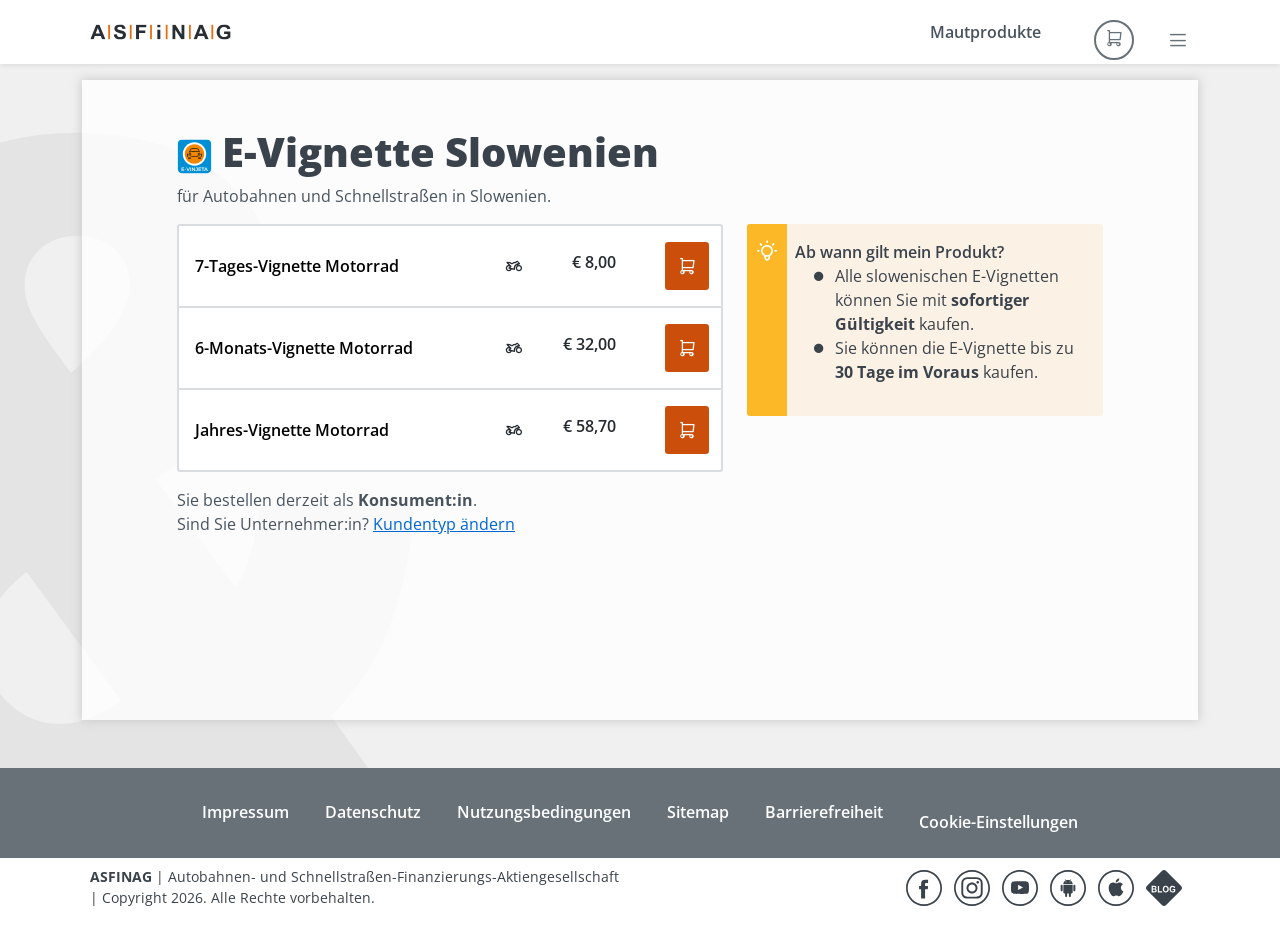
<file: de/maut-produkte/slowenien/moto.html>
<html class="no-js scroll-padding " lang="de" data-currentlanguage="de" id="html"><head>
    <title>DARS Produktauswahl | offizieller ASFINAG-Mautshop</title>
    <meta charset="utf-8">
    <meta name="viewport" content="width=device-width, initial-scale=1">
    
    
    <meta http-equiv="X-UA-Compatible" content="IE=edge,chrome=1">
    <meta name="Page.Published" content="21.07.2025 14:27:48 ">
    <meta name="Page.Modified" content="21.07.2025 14:27:48">
    <meta name="SiteSettings.Modified" content="09.10.2017 15:29:33">
    <meta name="onlinetest" content="IDDIVIWEBSHOP9568712365">
    <meta name="theme-color" content="#ffffff">
    <meta name="msapplication-config" content="/CommonContent/favicons/browserconfig.xml">

    <script type="text/javascript" src="/ruxitagentjs_ICANVfhqrux_10335260306043831.js" data-dtconfig="rid=RID_342006103|rpid=-1999513148|domain=asfinag.at|reportUrl=/rb_4e1c609d-9c91-4479-8229-895178b678a1|app=5ef91f8ab7ed87cd|ssc=1|coo=1|owasp=1|featureHash=ICANVfhqrux|rdnt=1|uxrgce=1|cuc=7pcmqbje|mel=100000|md=mdcc1=a#scroll-magic-fix-container ^rb div.dv-form ^rb div:nth-child(1) ^rb div.col-xs-10col-md-8 ^rb span,mdcc3=a#div-speciallicenseplate-header@style,mdcc4=a[name='Name']@content,mdcc5=a[name='Email']@content,mdcc6=a[name='SalesPartnerUserName']@content,mdcc7=a[name='SalesPartnerUserEmail']@content,mdcc8=a[name='SalesPartnerStoreName']@content,mdcc9=a[name='SalesPartnerName']@content,mdcc10=a[name='MainSalesPartnerUserEmail']@content|lastModification=1779818762017|tp=500,50,0|srbbv=2|agentUri=/ruxitagentjs_ICANVfhqrux_10335260306043831.js"></script><link rel="apple-touch-icon" sizes="180x180" href="/CommonContent/favicons/apple-touch-icon-PYAaQjnM8s.png">
<link rel="icon" type="image/png" sizes="32x32" href="/CommonContent/favicons/favicon-32x32-PYAaQjnM8s.png">
<link rel="icon" type="image/png" sizes="16x16" href="/CommonContent/favicons/favicon-16x16-PYAaQjnM8s.png">
<link rel="manifest" href="/CommonContent/favicons/site-PYAaQjnM8s.webmanifest">
<link rel="mask-icon" href="/CommonContent/favicons/safari-pinned-tab-PYAaQjnM8s.svg" color="#5bbad5">
<link rel="shortcut icon" href="/CommonContent/favicons/favicon-PYAaQjnM8s.ico">


    <link rel="canonical" href="https://shop.asfinag.at/de/maut-produkte/slowenien/">

    <link rel="alternate" href="https://shop.asfinag.at/de/maut-produkte/slowenien/" hreflang="de">
<link rel="alternate" href="https://shop.asfinag.at/en/toll-products/slovenia/" hreflang="en">
<link rel="alternate" href="https://shop.asfinag.at/fr/produits-de-peage/slovenie/" hreflang="fr">
<link rel="alternate" href="https://shop.asfinag.at/it/prodotti-di-pedaggio/slovenia/" hreflang="it">
<link rel="alternate" href="https://shop.asfinag.at/nl/tolproducten/slovenie/" hreflang="nl">
<link rel="alternate" href="https://shop.asfinag.at/da/vejafgiftsprodukter/slovenien/" hreflang="da">
<link rel="alternate" href="https://shop.asfinag.at/cs/mytne-produkty/slovinsko/" hreflang="cs">
<link rel="alternate" href="https://shop.asfinag.at/sl/cestninski-izdelki/slovenija/" hreflang="sl">
<link rel="alternate" href="https://shop.asfinag.at/hu/utdijtermekek/szlovenia/" hreflang="hu">
<link rel="alternate" href="https://shop.asfinag.at/sk/myte-produkty/slovinsko/" hreflang="sk">
<link rel="alternate" href="https://shop.asfinag.at/hr/proizvodi-za-naplatu-cestarine/slovenija/" hreflang="hr">
<link rel="alternate" href="https://shop.asfinag.at/ro/produsele-de-taxa-de-autostrada/slovenia/" hreflang="ro">
<link rel="alternate" href="https://shop.asfinag.at/pl/oplaty-drogowe/slowenia/" hreflang="pl">
<link rel="alternate" href="https://shop.asfinag.at/tr/ucretli-gecis-urunleri/slovenya/" hreflang="tr">
 <link rel="alternate" href="https://shop.asfinag.at/en/toll-products/slovenia/" hreflang="x-default">


    <link rel="stylesheet" href="/Content/divi-theme/css/theme-bootstrap.css?v=41C66BEAA990946BE20DF05742BF37BE">
    <link rel="stylesheet" href="/Content/divi-theme/css/theme-mautshop.css?v=9FC183BDEF68543C250B356BD48D1C52">
    <style type="text/css" nonce="">

        :root {
            --asf-additional-pt:  0rem;
            --asf-additional-pt-lg: 0rem;
        }
    </style>

    
    <script src="https://p.teads.tv/teads-fellow.js" async=""></script>
    <script nonce="">
    window.teads_e = window.teads_e || [];
    window.teads_buyer_pixel_id = "9818";
    </script>


    

    <style type="text/css" nonce="">#communication-widget {
display: none;
}
table {
  font-size: 0.75rem
}
.special-toll-product-selection-dialog {
    width: 90%;
    max-width: 1140px;
}</style>

<script type="text/javascript" async="" src="https://analytics.asfinag.at/matomo.js"></script></head>
<body class="" data-not-supported-chat-browser-regex="" data-loading-text="wird geladen" data-w3c-validator-enabled="false" data-is-ciam="false" data-is-anonymous="true" id="body">
    

    <div class="page">
<nav>
    <ul id="block-page-areas" class="block-page-areas">
        <li>
            <a accesskey="0" href="#main-content" id="PageAreasPartialViewModel_MainContentAnchorLink">Inhalte (<span lang="en">AccessKey</span> 0)</a>
        </li>
        <li>
            <a accesskey="1" href="#main-menu-anchor" id="PageAreasPartialViewModel_MainMenuAnchorLink">Hauptnavigation (<span lang="en">AccessKey</span> 1)</a>
        </li>
    </ul>
</nav>        <header class="w-100 bg-white" id="header">

<div class="shadow-sm">
    <div class="container-lg">
        <div class="row">
            <div class="col-12">
                <nav class="navbar align-items-center align-content-center" id="main-menu-anchor">
                    <a aria-label="Startseite ASFINAG-Mautshop" class="me-auto" href="/de/" id="HeaderPartialViewModel_LogoLink" title="Startseite ASFINAG-Mautshop"><img alt="" src="/globalassets/asfinag-logos/asfiang-logo.svg"></a>
                    <ul class="align-items-center nav fw-600  main-nav-bar" id="main-nav-bar">
                                <li class="nav-item d-none d-lg-flex">
                                    <a class="nav-link fw-600" href="/de/maut-produkte/" id="HeaderPartialViewModel_menu_Link">Mautprodukte</a>
                                </li>
                        <li>
                            <a aria-label="Warenkorb ist leer" class="btn rounded-circle p-0 ms-2 ms-lg-4 position-relative btn-outline-secondary" href="/de/produktkauf/warenkorb/" id="HeaderPartialViewModel_CartLink" title="Warenkorb"><i aria-hidden="true" class="asf-shopping-cart"></i></a>
                        </li>
                        <li>
                            
<button aria-expanded="false" aria-label="Mehr" class="btn btn-outline-secondary border-0 ms-2 ms-lg-4" id="HeaderPartialViewModel_MoreMenuPartialViewModel_ExpandMoreMenuButton" title="Mehr" type="button"><i aria-hidden="true" class="asf-hamburger-navi"></i></button>


<div popover="manual" id="more-menu-container" class="border-0 w-100 p-0 more-menu-container">
    <div class="container-lg">
        <div class="row justify-content-end">
            <div class="d-flex flex-column ps-3 ps-lg-0 pe-0 pe-lg-3 more-menu" id="more-menu">
                <div class="bg-gray-300 p-3">
                    
<div class="col-12 text-end">
<form action="/de/maut-produkte/slowenien/ChangeLanguage/" data-ignore-unload="" id="HeaderPartialViewModel_MoreMenuPartialViewModel_ChangeLanguagePartialFormViewModel_change-language-form" method="post"><input name="__RequestVerificationToken" type="hidden" value="fN30jZIxAqUL0ge8ZNPC_NTYIwiH8GoBoUEpns91duUIzDzt-77Rga0tiXcjZLs1gi9bRVRlVUZfABSBkrRF-IH31kHWxpFCe0z-Hcl6jVg1"><select aria-errormessage="HeaderPartialViewModel_MoreMenuPartialViewModel_ChangeLanguagePartialFormViewModel_ChangeLanguage_LanguageCode_Error_Message" class="selectpicker form-control mw-50 ms-auto pe-5 rounded-pill more-menu-language-selector" id="HeaderPartialViewModel_MoreMenuPartialViewModel_ChangeLanguagePartialFormViewModel_ChangeLanguage_LanguageCode" name="LanguageCodeWithRedirectUrl" required="required" title="Sprache"><option selected="selected" value="de;/de/maut-produkte/slowenien?type=motorbike">Deutsch</option><option value="en;/en/toll-products/slovenia?type=motorbike">English</option><option value="fr;/fr/produits-de-peage/slovenie?type=motorbike">français</option><option value="it;/it/prodotti-di-pedaggio/slovenia?type=motorbike">italiano</option><option value="nl;/nl/tolproducten/slovenie?type=motorbike">Nederlands</option><option value="da;/da/vejafgiftsprodukter/slovenien?type=motorbike">dansk</option><option value="cs;/cs/mytne-produkty/slovinsko?type=motorbike">čeština</option><option value="sl;/sl/cestninski-izdelki/slovenija?type=motorbike">slovenščina</option><option value="hu;/hu/utdijtermekek/szlovenia?type=motorbike">magyar</option><option value="sk;/sk/myte-produkty/slovinsko?type=motorbike">slovenčina</option><option value="hr;/hr/proizvodi-za-naplatu-cestarine/slovenija?type=motorbike">hrvatski</option><option value="ro;/ro/produsele-de-taxa-de-autostrada/slovenia?type=motorbike">română</option><option value="pl;/pl/oplaty-drogowe/slowenia?type=motorbike">polski</option><option value="tr;/tr/ucretli-gecis-urunleri/slovenya?type=motorbike">Türkçe</option></select><div class="validation-error" id="HeaderPartialViewModel_MoreMenuPartialViewModel_ChangeLanguagePartialFormViewModel_ChangeLanguage_LanguageCode_Error_Message"><ul><li data-val-rule="regular-expression">The field LanguageCodeWithRedirectUrl must match the regular expression '[a-zA-Z]{2};.+'.</li></ul></div></form></div>
                    
                    <div class="pt-1" id="more-menu-error-append">
                        

    <details class="bg-gray-100 rounded p-3 mt-2" data-group="more-menu">
        <summary>
            <div class="d-flex">
                <div class="d-flex flex-wrap justify-content-between">
                    <div class="text-secondary fw-600 pe-1">Kundentyp:</div>
                    <div class="color-gray-700 fw-600">Konsument:in</div>
                </div>
                <div class="d-flex asf-summary-arrow ms-auto" aria-hidden="true"></div>
            </div>
        </summary>
        <div class="pt-3 color-gray">
            <p>Heute gekaufte Digitale 2-Monats-Vignetten und Digitale Jahresvignetten gelten aufgrund<strong class="extra-bold">&nbsp;des Rücktrittsrechts beim Online-Kauf frühestens ab 22.06.2026. </strong>Alle anderen Mautprodukte können Sie sofort nutzen. (Mehr Infos in den FAQ)</p>

<a class="fw-600" href="/de/kundentypauswahl/?redirectUrl=%2Fde%2Fmaut-produkte%2Fslowenien%3Ftype%3Dmotorbike" id="HeaderPartialViewModel_MoreMenuPartialViewModel_MoreMenuUserInformation_ChangeCustomerTypeLink" title="Wählen Sie zwischen Konsument:in und Unternehmer:in aus">Kundentyp ändern</a>        </div>
    </details>



                        
                            <details class="bg-gray-100 rounded p-3 mt-2" data-group="more-menu">
                                <summary>
                                    <div class="d-flex">
                                        <div class="d-flex justify-content-between text-secondary fw-600">Produktinformationen</div>
                                        <div class="d-flex asf-summary-arrow ms-auto" aria-hidden="true"></div>
                                    </div>
                                </summary>
                                <ul class="mt-2 mb-0 p-0">
                                        <li class="d-block ps-2 py-1">
                                            <small>
                                                <a class="text-secondary text-decoration-none fw-600" href="/de/produkte/digitale-vignette/" id="HeaderPartialViewModel_MoreMenuPartialViewModel_subMenuItem_Link" title="Mehr Infos zur Digitalen Vignette">Digitale Vignette</a>
                                            </small>
                                        </li>
                                        <li class="d-block ps-2 py-1">
                                            <small>
                                                <a class="text-secondary text-decoration-none fw-600" href="/de/produkte/digitale-streckenmaut/" id="HeaderPartialViewModel_MoreMenuPartialViewModel_subMenuItem_Link" title="Mehr Infos zur Digitalen Streckenmaut">Digitale Streckenmaut</a>
                                            </small>
                                        </li>
                                        <li class="d-block ps-2 py-1">
                                            <small>
                                                <a class="text-secondary text-decoration-none fw-600" href="/de/produkte/digitale-streckenmaut-flex/" id="HeaderPartialViewModel_MoreMenuPartialViewModel_subMenuItem_Link" title="Mehr Infos zur  Digitalen Streckenmaut FLEX">Digitale Streckenmaut FLEX</a>
                                            </small>
                                        </li>
                                        <li class="d-block ps-2 py-1">
                                            <small>
                                                <a class="text-secondary text-decoration-none fw-600" href="/de/produkte/abo-vignette-mehrfahrtenkarte/" id="HeaderPartialViewModel_MoreMenuPartialViewModel_subMenuItem_Link" title="Mehr Infos zum Abo">Abo</a>
                                            </small>
                                        </li>
                                        <li class="d-block ps-2 py-1">
                                            <small>
                                                <a class="text-secondary text-decoration-none fw-600" href="/de/produkte/rubbelkarte/" id="HeaderPartialViewModel_MoreMenuPartialViewModel_subMenuItem_Link" title="Mehr Infos zur Rubbelkarte">Rubbelkarte</a>
                                            </small>
                                        </li>
                                        <li class="d-block ps-2 py-1">
                                            <small>
                                                <a class="text-secondary text-decoration-none fw-600" href="/de/produkte/e-vignette-slowenien/" id="HeaderPartialViewModel_MoreMenuPartialViewModel_subMenuItem_Link" title="Slowenien E-Vignette">Slowenien E-Vignette</a>
                                            </small>
                                        </li>
                                </ul>
                            </details>

                        <ul class="mt-4 mb-0 p-0">
                            
                                <li class="d-block d-lg-none py-2">
                                    <a class="color-gray-700 text-decoration-none fw-600" href="/de/maut-produkte/" id="HeaderPartialViewModel_MoreMenuPartialViewModel_menuItem">Mautprodukte</a>
                                </li>
                                                            <li class="d-block py-2">
                                    <a class="color-gray-700 text-decoration-none fw-600" href="/de/mautplaner-routenplanung/" id="HeaderPartialViewModel_MoreMenuPartialViewModel_menuItem" title="Mautplaner">Mautplaner</a>
                                </li>
                                <li class="d-block py-2">
                                    <a class="color-gray-700 text-decoration-none fw-600" href="https://evidenz.asfinag.at/" id="HeaderPartialViewModel_MoreMenuPartialViewModel_menuItem" title="Jetzt Gültigkeit abfragen">Gültigkeitsabfrage</a>
                                </li>
                                <li class="d-block py-2">
                                    <a class="color-gray-700 text-decoration-none fw-600" href="/de/infoseiten/kontakt/" id="HeaderPartialViewModel_MoreMenuPartialViewModel_menuItem" title="Hier können Sie uns kontaktieren">Kontakt</a>
                                </li>
                                <li class="d-block py-2">
                                    <a class="color-gray-700 text-decoration-none fw-600" href="/de/infoseiten/faq/" id="HeaderPartialViewModel_MoreMenuPartialViewModel_menuItem" title="Hier finden Sie die FAQ">Fragen und Antworten</a>
                                </li>
                                <li class="d-block py-2">
                                    <a class="color-gray-700 text-decoration-none fw-600" href="/de/selfcare/mein-konto/anmeldung-grosskunden/" id="HeaderPartialViewModel_MoreMenuPartialViewModel_menuItem" title="Hier geht's zum Login für Großkunden">Anmeldung für Großkunden</a>
                                </li>
                        </ul>
                    <noscript>
    <div class="col-12">
        <div aria-live="polite" class="alert-warning&#32;alert&#32;center-block&#32;mt-3&#32;mb-0" role="alert"><p>In Ihrem Browser ist JavaScript deaktiviert. Bitte aktivieren Sie JavaScript für eine bestmögliche Funktion der Website.</p></div>
    </div>
</noscript></div>
                </div>
            </div>
        </div>
    </div>
</div>


                        </li>
                    </ul>
                </nav>

            </div>
        </div>
    </div>
</div>


        </header>

        <main lang="de" id="main-content">

            

            <div class="container-lg">
    <div class="row">
        
<noscript>
    <div class="col-12">
        <div aria-live="polite" class="alert-warning&#32;alert&#32;center-block&#32;mt-3&#32;mb-0" role="alert"><p>In Ihrem Browser ist JavaScript deaktiviert. Bitte aktivieren Sie JavaScript für eine bestmögliche Funktion der Website.</p></div>
    </div>
</noscript>

        



            <div class="mb-3 mb-lg-0">
                    <div aria-hidden="true" class="d-print-none col-12" id="error_async_request_failed" style="display: none;">

        <div aria-live="polite" class="alert-danger alert center-block mt-3 mb-0" role="alert"><p>Bei Ihrer Anfrage ist ein Fehler aufgetreten.</p></div>
    </div>

            </div>
    </div>
</div>

            

<div class="container-lg">
    <div class="content-frame mt-0 mt-lg-3 mb-5 py-3 py-lg-5 bg-opacity-10">
        <div class="row">
            <div class="col-12 col-lg-11 offset-lg-1">
                <h1><img title="Logo slowenische E-Vignette" src="/globalassets/_ms2.0/logos/dars/dars_e-vinjeta_logo.svg" alt="Blaues Logo der slowenischen E-Vignette " width="35" height="35"> E-Vignette Slowenien</h1>
<p>für Autobahnen und Schnellstraßen in Slowenien.</p>
            </div>
        </div>

        <div class="row d-lg-flex">
            <div class="col-12 col-lg-4 order-lg-2">
                <span class="d-block d-lg-none">
                        <details class="alert alert-hint">
        <summary class="fw-600 d-grid align-items-center hint-text-block-summary">
            <div class="d-inline inherit fw-600">
Ab wann gilt mein Produkt?            </div>
            <div class="d-flex asf-summary-arrow ms-auto" aria-hidden="true"></div>
        </summary>
        <div class="content editor-content">
            <ul>
<li>Alle slowenischen E-Vignetten können Sie mit <strong>sofortiger Gültigkeit</strong> kaufen.</li>
<li>Sie können die E-Vignette bis zu <strong>30 Tage im Voraus</strong> kaufen.</li>
</ul>
        </div>
    </details>

                </span>
                <span class="d-none d-lg-block">

                        <div class="alert alert-hint editor-content">
        <div class="d-inline inherit fw-600">Ab wann gilt mein Produkt?</div>
        <ul>
<li>Alle slowenischen E-Vignetten können Sie mit <strong>sofortiger Gültigkeit</strong> kaufen.</li>
<li>Sie können die E-Vignette bis zu <strong>30 Tage im Voraus</strong> kaufen.</li>
</ul>
    </div>

                </span>
            </div>
            <div class="col-12 col-lg-6 offset-lg-1 order-lg-1">
                <ul class="list-group mb-3" role="list">
                    
<li class="list-group-item border-top rounded-top">
    <div class="row d-flex align-items-center">
        <div class="col-6 col-md-7">
            <div class="fw-600 m-0 h6 text-black lh-base">7-Tages-Vignette Motorrad</div>
            <div class="text-small"></div>
        </div>

        <div class="col-4 col-md-3 fw-600">
            <div class="d-flex justify-content-between">
                <div class="d-flex">
                    <span class="sr-only">für Motorrad</span>
<span class="vehicleIcon"><i class="asf-motorbike" aria-hidden="true"></i></span>

                    
                </div>
                    <div class="d-flex">€&nbsp;8,00</div>
            </div>
        </div>
        <div class="col-2 d-flex justify-content-end p-0">
<form action="/de/maut-produkte/slowenien/AddToCart/" method="post"><input name="__RequestVerificationToken" type="hidden" value="LNV0yZHovYDKuG6JVt0mAfWwixhx2nyeOj3wqCTqdDEAb5VW81ZgeSudFazRc7PuFY7VuNgJIwsQ5S6Lz7UDiutLoHHg27JaMsKCPgx0ZLU1"><input aria-errormessage="ProductPartialViewModels_0__AddToCartPartialFormViewModel_VariantCode_Error_Message" id="ProductPartialViewModels_0__AddToCartPartialFormViewModel_VariantCode" maxlength="100" name="VariantCode" required="required" type="hidden" value="1X24T"><div class="validation-error" id="ProductPartialViewModels_0__AddToCartPartialFormViewModel_VariantCode_Error_Message"><ul><li data-val-rule="required">VariantCode ist erforderlich</li></ul></div>
<input id="ProductPartialViewModels_0__AddToCartPartialFormViewModel_IsSubscription" name="IsSubscription" type="hidden" value="False">
<button aria-label="7-Tages-Vignette Motorrad € 8,00 Kaufen" class="btn btn-primary me-2" id="ProductPartialViewModels_0__AddToCartPartialFormViewModel_AddToCartButton" title="7-Tages-Vignette Motorrad € 8,00 Kaufen" type="submit"><i aria-hidden="true" class="asf-shopping-cart"></i></button>
</form>            

        </div>
    </div>
</li>
<li class="list-group-item ">
    <div class="row d-flex align-items-center">
        <div class="col-6 col-md-7">
            <div class="fw-600 m-0 h6 text-black lh-base">6-Monats-Vignette Motorrad</div>
            <div class="text-small"></div>
        </div>

        <div class="col-4 col-md-3 fw-600">
            <div class="d-flex justify-content-between">
                <div class="d-flex">
                    <span class="sr-only">für Motorrad</span>
<span class="vehicleIcon"><i class="asf-motorbike" aria-hidden="true"></i></span>

                    
                </div>
                    <div class="d-flex">€&nbsp;32,00</div>
            </div>
        </div>
        <div class="col-2 d-flex justify-content-end p-0">
<form action="/de/maut-produkte/slowenien/AddToCart/" method="post"><input name="__RequestVerificationToken" type="hidden" value="2E5EA-J5OAC_TqTRjRKWLq_LdGrbLqjtNUXIZMlSbG_A3MGUIens_kQj1OPuzjVeL2OMUA5Y37E06C6_jVR3C8hOUoKNXT6RjRsfANk0Ddg1"><input aria-errormessage="ProductPartialViewModels_1__AddToCartPartialFormViewModel_VariantCode_Error_Message" id="ProductPartialViewModels_1__AddToCartPartialFormViewModel_VariantCode" maxlength="100" name="VariantCode" required="required" type="hidden" value="1X24M"><div class="validation-error" id="ProductPartialViewModels_1__AddToCartPartialFormViewModel_VariantCode_Error_Message"><ul><li data-val-rule="required">VariantCode ist erforderlich</li></ul></div>
<input id="ProductPartialViewModels_1__AddToCartPartialFormViewModel_IsSubscription" name="IsSubscription" type="hidden" value="False">
<button aria-label="6-Monats-Vignette Motorrad € 32,00 Kaufen" class="btn btn-primary me-2" id="ProductPartialViewModels_1__AddToCartPartialFormViewModel_AddToCartButton" title="6-Monats-Vignette Motorrad € 32,00 Kaufen" type="submit"><i aria-hidden="true" class="asf-shopping-cart"></i></button>
</form>            

        </div>
    </div>
</li>
<li class="list-group-item ">
    <div class="row d-flex align-items-center">
        <div class="col-6 col-md-7">
            <div class="fw-600 m-0 h6 text-black lh-base">Jahres-Vignette Motorrad</div>
            <div class="text-small"></div>
        </div>

        <div class="col-4 col-md-3 fw-600">
            <div class="d-flex justify-content-between">
                <div class="d-flex">
                    <span class="sr-only">für Motorrad</span>
<span class="vehicleIcon"><i class="asf-motorbike" aria-hidden="true"></i></span>

                    
                </div>
                    <div class="d-flex">€&nbsp;58,70</div>
            </div>
        </div>
        <div class="col-2 d-flex justify-content-end p-0">
<form action="/de/maut-produkte/slowenien/AddToCart/" method="post"><input name="__RequestVerificationToken" type="hidden" value="39eNSN0lDTKrHHllecwQcPZFns97hIQtPxqHEUhHuyUR2xhtutwOWgNvN1bIK6Jh7GqnQ6mb_VUohix2rFoNkIkH4STDOKPkRPwy8OUgDVA1"><input aria-errormessage="ProductPartialViewModels_2__AddToCartPartialFormViewModel_VariantCode_Error_Message" id="ProductPartialViewModels_2__AddToCartPartialFormViewModel_VariantCode" maxlength="100" name="VariantCode" required="required" type="hidden" value="1X24J"><div class="validation-error" id="ProductPartialViewModels_2__AddToCartPartialFormViewModel_VariantCode_Error_Message"><ul><li data-val-rule="required">VariantCode ist erforderlich</li></ul></div>
<input id="ProductPartialViewModels_2__AddToCartPartialFormViewModel_IsSubscription" name="IsSubscription" type="hidden" value="False">
<button aria-label="Jahres-Vignette Motorrad € 58,70 Kaufen" class="btn btn-primary me-2" id="ProductPartialViewModels_2__AddToCartPartialFormViewModel_AddToCartButton" title="Jahres-Vignette Motorrad € 58,70 Kaufen" type="submit"><i aria-hidden="true" class="asf-shopping-cart"></i></button>
</form>            

        </div>
    </div>
</li>
                </ul>

                <div class="customer-type-info">
    Sie bestellen derzeit als <strong>Konsument:in</strong>.
    <p>Sind Sie Unternehmer:in? <a href="/de/kundentypauswahl/?redirectUrl=/de/maut-produkte/slowenien?type%3dmotorbike" id="Link" title="Wählen Sie zwischen Konsument:in und Unternehmer:in aus">Kundentyp ändern</a>
</p>
</div>

            </div>
        </div>
    </div>
</div>



        </main>
    </div>


<footer class="mt-lg-0 p-0 bg-white" id="Footer">
    <div class="bg-secondary">
        <div class="container footer-links text-center">
            <nav aria-label="Navigation">
                <ul class="p-0 m-0">
                        <li class="d-block d-md-inline-block p-2 p-lg-3 fw-600">
                            <a href="/de/infoseiten/impressum/" id="FooterPartialViewModel_linkItem" title="Hier finden Sie das Impressum">Impressum</a>
                        </li>
                        <li class="d-block d-md-inline-block p-2 p-lg-3 fw-600">
                            <a href="/de/infoseiten/datenschutz/" id="FooterPartialViewModel_linkItem" title="Hier finden Sie die Datenschutzerklärung">Datenschutz</a>
                        </li>
                        <li class="d-block d-md-inline-block p-2 p-lg-3 fw-600">
                            <a href="/de/infoseiten/allgemeine-nutzungsbedingungen/" id="FooterPartialViewModel_linkItem" title="Hier finden Sie die Nutzungsbedingungen">Nutzungsbedingungen</a>
                        </li>
                        <li class="d-block d-md-inline-block p-2 p-lg-3 fw-600">
                            <a href="/de/infoseiten/sitemap/" id="FooterPartialViewModel_linkItem" title="Hier finden Sie die Sitemap">Sitemap</a>
                        </li>
                        <li class="d-block d-md-inline-block p-2 p-lg-3 fw-600">
                            <a href="/de/infoseiten/barrierefreiheit/" id="FooterPartialViewModel_linkItem" target="_top" title="hier finden sie die Erklärung zur Barrierefreiheit">Barrierefreiheit</a>
                        </li>
                    <li class="d-block d-md-inline-block p-2 p-lg-3 fw-600">
                        <button class="btn btn-footer p-0 border-0 rounded-0" id="FooterPartialViewModel_CookieSettingsButton" title="Hier Cookie-Einstellungen ändern" type="button">Cookie-Einstellungen</button>
                    </li>
                </ul>
            </nav>
        </div>
    </div>
    <div class="container" style="padding-bottom: 0px;">
        <div class="row p-2">
            <div class="col-lg-6 col-12 editor-content">
                <p class="small"><strong>ASFINAG</strong> | Autobahnen- und Schnellstraßen-Finanzierungs-Aktiengesellschaft | Copyright 2026. Alle Rechte vorbehalten.</p>
            </div>

            <div class="col-lg-6 col-12 d-flex pb-3 justify-content-center justify-content-lg-end align-items-end">
                <nav aria-label="Navigationselemente für Social Media" class="social-media-icons">
                    <ul class="list-unstyled-inline">
<li><a title="Facebook (öffnet ein neues Fenster)" href="https://www.facebook.com/ASFINAG/" target="_blank" rel="noopener" aria-label="Facebook (öffnet ein neues Fenster)"><img title="ASFINAG auf Facebook" src="/globalassets/_ms2.0/icons/social-media/asf_facebook.svg" alt="Zum ASFINAG-Facebook-Profil" width="44" height="44"> </a></li>
<li><a title="Instagram (Öffnet ein neues Fenster)" href="https://www.instagram.com/asfinag.at/" target="_blank" rel="noopener" aria-label="Instagram (Öffnet ein neues Fenster)"> <img title="ASFINAG auf Instagram" src="/globalassets/_ms2.0/icons/social-media/asf_instagram.svg" alt="Zum ASFINAG-Instagram-Profil" width="44" height="44"></a></li>
<li><a title="YouTube (Öffnet ein neues Fenster)" href="https://www.youtube.com/asfinagunterwegs" target="_blank" rel="noopener" aria-label="YouTube (Öffnet ein neues Fenster)"> <img title="ASFINAG auf YouTube" src="/globalassets/_ms2.0/icons/social-media/asf_youtube.svg" alt="Zum ASFINAG-Youtube-Kanal" width="44" height="44"></a></li>
<li><a title="Play Store (Öffnet ein neues Fenster)" href="https://play.google.com/store/apps/details?id=at.asfinag.unterwegs&amp;utm_source=landingpage" target="_blank" rel="noopener" aria-label="Play Store (Öffnet ein neues Fenster)"> <img title="ASFINAG App für Android" src="/globalassets/_ms2.0/icons/social-media/asf_android.svg" alt="ASFINAG-App im Play Store herunterladen" width="44" height="44"></a></li>
<li><a title="Appstore (Öffnet ein neues Fenster)" href="https://itunes.apple.com/at/app/unterwegs/id453459323?mt=8" target="_blank" rel="noopener" aria-label="Appstore (Öffnet ein neues Fenster)"> <img title="ASFINAG App im Apple Store" src="/globalassets/_ms2.0/icons/social-media/asf_ios.svg" alt="ASFINAG-App im Appstore herunterladen" width="44" height="44"></a></li>
<li><a title="Asfinag Blog (Öffnet ein neues Fenster)" href="http://blog.asfinag.at/" target="_blank" rel="noopener" aria-label="Asfinag Blog (Öffnet ein neues Fenster)"> <img title="ASFINAG Blog" src="/globalassets/_ms2.0/icons/social-media/asf_blog.svg" alt="Zum ASFINAG Blog" width="44" height="44"></a></li>
</ul>
                </nav>
            </div>
        </div>
    </div>
</footer>




<dialog class="modal-xl" tabindex="-1" role="dialog" id="FooterPartialViewModel_Lightbox">
    <div class="modal-dialog modal-xl" role="document">
        <div class="modal-content">
            <div class="modal-header">
<h1 class="h2"></h1>                <button aria-label="Schließen" class="btn btn-outline-secondary btn-icon ms-auto modal-close" id="FooterPartialViewModel_CloseButton" type="submit"><i aria-hidden="true" class="asf asf-ui-close"></i></button>
            </div>
            <div class="modal-body">
            </div>
        </div>
    </div>
</dialog>
    

<dialog class="modal-lg cookie-modal" tabindex="-1" id="cookie-modal" data-expires="90">
    <div class="modal-dialog modal-xl" role="document">
        <div class="modal-content">
            <div class="modal-header">
<h1 class="h2 modal-title">Verwendung von Cookies</h1>            </div>
            <div class="modal-body">
                <p>Wir nutzen Cookies, um Ihnen bestmöglichen Service zu bieten, darunter Spracheinstellungen und personalisierte Inhalte. Dabei werden auch personenbezogene Daten verarbeitet. Zusätzlich erheben wir Daten zur Website-Optimierung, zur Behebung funktionaler Probleme und für statistische Auswertungen.</p>
                <a href="/de/infoseiten/datenschutz/?showcookie=false" id="MasterPageDialogsPartialViewModel_CookieDialogPartialViewModel_PrivacyLink" title="Datenschutzerklärung">Datenschutzerklärung</a>
            </div>
            <div class="modal-footer">
                <button class="btn btn-outline-secondary m-1 no" id="MasterPageDialogsPartialViewModel_CookieDialogPartialViewModel_AcceptRequiredButton" title="Nur mit essentiellen Cookies fortfahren" type="submit">Nur mit essentiellen Cookies fortfahren</button>
                <button class="btn btn-outline-secondary m-1 yes" id="MasterPageDialogsPartialViewModel_CookieDialogPartialViewModel_AcceptAllButton" title="Alle akzeptieren" type="button">Akzeptieren</button>
            </div>
        </div>
    </div>
</dialog>







    <input name="__RequestVerificationToken" type="hidden" value="ddJQQeFpfHCVFY3GLPpi-C-nam4HaJQsXllMI--rQoZYirB0o_PyHX-HbIve0wQO-b9nU9xh7UKIDtPynHxtt12h7_7_Vz8EGZa1rF-UR2E1">

    <script src="/Content/scripts/compiled/ms20.js?v=702522642195CE0146F81435F431C816"></script>

    <script type="text/javascript" nonce="">
            window.addEventListener('DOMContentLoaded', () => {
                Validation.initControl("ProductPartialViewModels_0__AddToCartPartialFormViewModel_VariantCode", "ProductPartialViewModels_0__AddToCartPartialFormViewModel_VariantCode_Error_Message");
Validation.initControl("ProductPartialViewModels_1__AddToCartPartialFormViewModel_VariantCode", "ProductPartialViewModels_1__AddToCartPartialFormViewModel_VariantCode_Error_Message");
Validation.initControl("ProductPartialViewModels_2__AddToCartPartialFormViewModel_VariantCode", "ProductPartialViewModels_2__AddToCartPartialFormViewModel_VariantCode_Error_Message");
Ms20.ExtendedMenu.init("HeaderPartialViewModel_MoreMenuPartialViewModel_ExpandMoreMenuButton");
Validation.initControl("HeaderPartialViewModel_MoreMenuPartialViewModel_ChangeLanguagePartialFormViewModel_ChangeLanguage_LanguageCode", "HeaderPartialViewModel_MoreMenuPartialViewModel_ChangeLanguagePartialFormViewModel_ChangeLanguage_LanguageCode_Error_Message");
ChangeLanguage.init("HeaderPartialViewModel_MoreMenuPartialViewModel_ChangeLanguagePartialFormViewModel_ChangeLanguage_LanguageCode", 'HeaderPartialViewModel_MoreMenuPartialViewModel_ChangeLanguagePartialFormViewModel_change-language-form');
NoScriptDuplicate.init('not-supported-browser','more-menu-error-append');
Ms20.Navigation.init();
Ms20.Footer.openCookieSettings("FooterPartialViewModel_CookieSettingsButton", 'cookie-modal');
Ms20.Footer.init();
Ms20.Lightbox.init("FooterPartialViewModel_Lightbox");
Ms20.ProductConfigurationPageMap.init();
CookieManager.init("cookie-modal", false, ["__RequestVerificationToken","_pk_id*","_pk_ses*","_pk_ref*",".ASPXANONYMOUS",".ASPXROLES","ASP.NET_SessionId",".AsfinagCustomerLogin","autologontokens","epslanguage","NonEssentialCookiesAccepted","evidence-counter","jsV","mtv1ConfSum","mtv1Pulse"] );
MatomoControl.init({"matomoPhp":"https://analytics.asfinag.at/matomo.php","matomoJs":"https://analytics.asfinag.at/matomo.js","matomoSiteId":"9","matomoBaseUrl":"https://analytics.asfinag.at/","containerIds":null}, 'e4Ya4/Orowc1XhpSC0FQmQ9FFcTWy0mS2dF8dhHDTrw=');
MatomoControl.loadContainers();

                Ms20.init();
            });
    </script>

    




</body></html>
</file>
